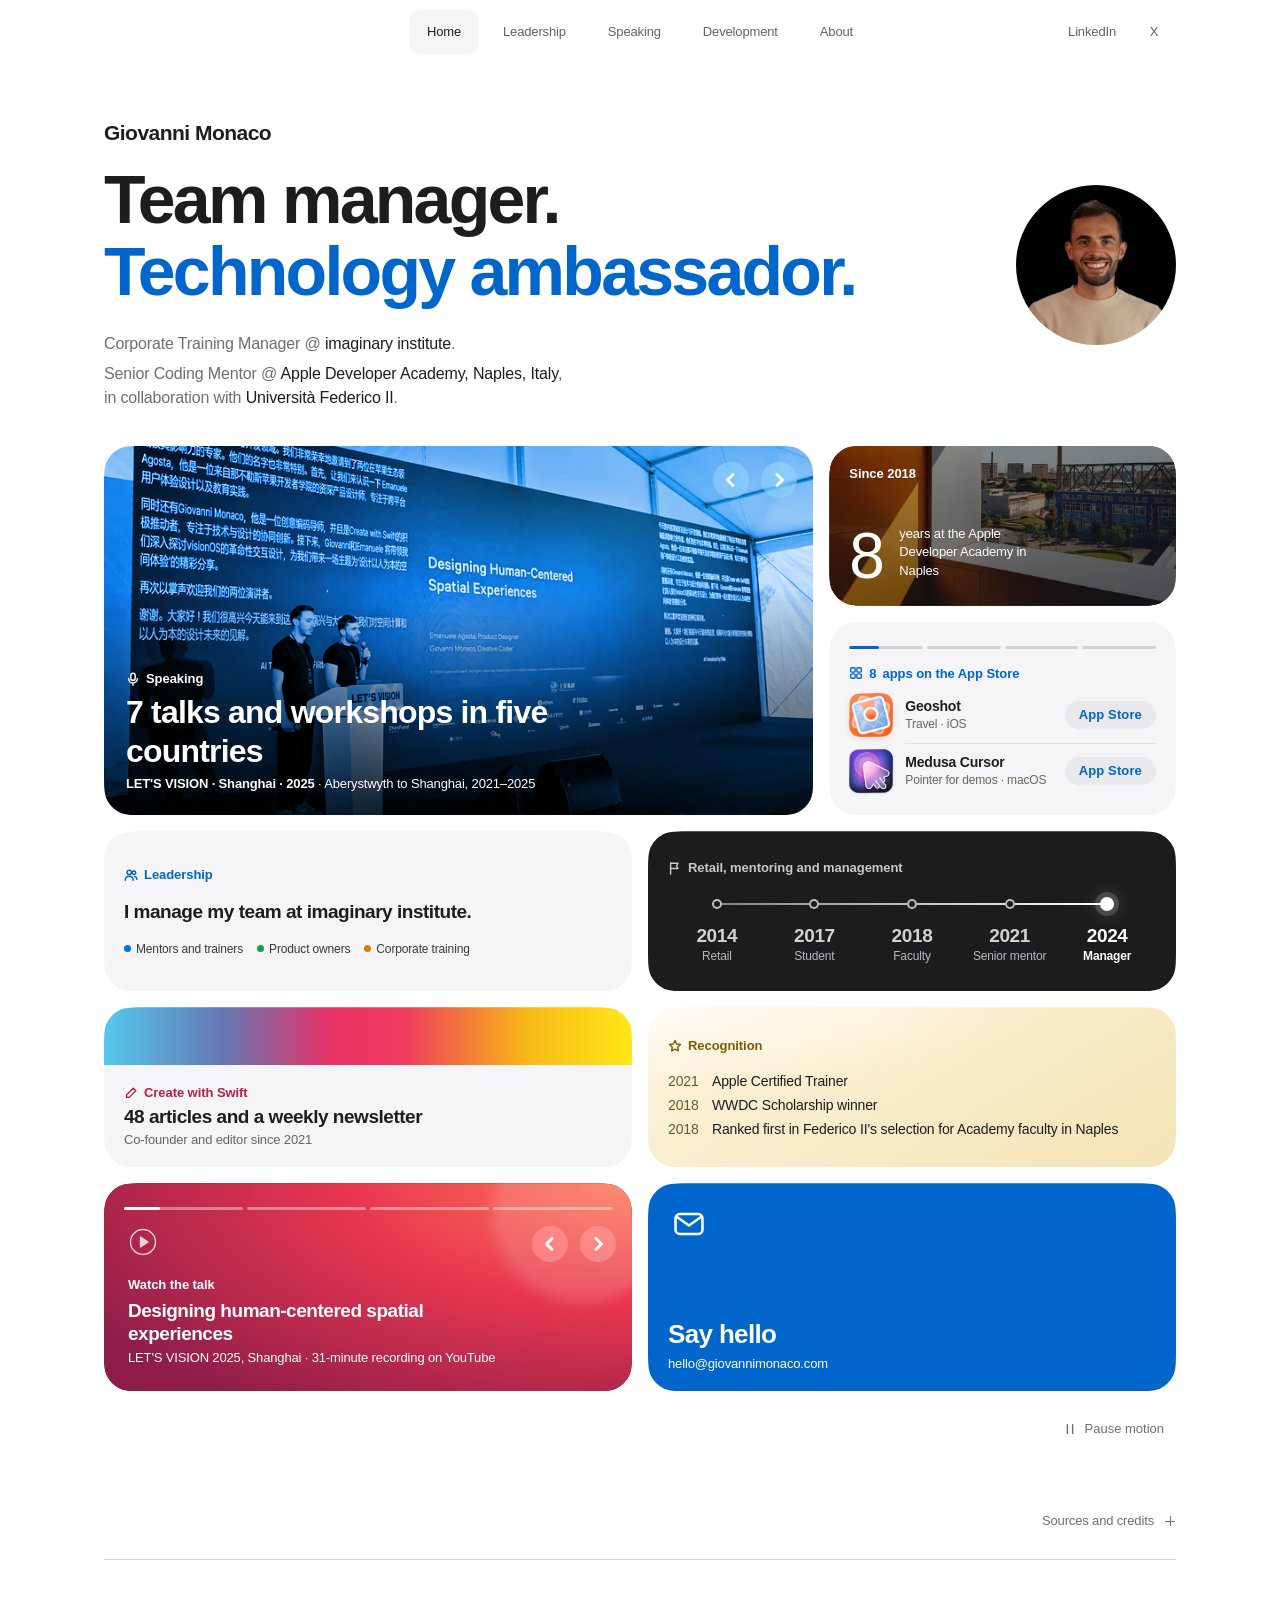
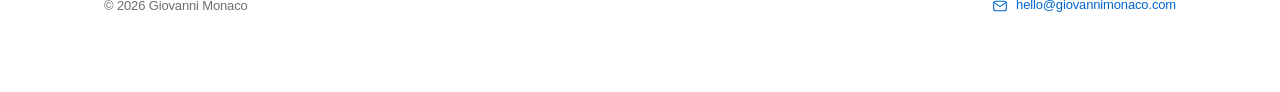
<file: index.html>
<!doctype html>
<html lang="en">
<head>
<meta charset="utf-8">
<meta name="viewport" content="width=device-width, initial-scale=1">
<script src="/assets/site/7dc8b7170ec452e5.js"></script>
<title>Giovanni Monaco · Team manager and technology ambassador</title>
<meta name="description" content="Giovanni Monaco, Corporate Training Manager at imaginary institute and Senior Coding Mentor at the Apple Developer Academy in Naples. Speaker and app maker.">
<link rel="canonical" href="https://giovannimonaco.com/">
<meta property="og:type" content="website">
<meta property="og:site_name" content="Giovanni Monaco">
<meta property="og:title" content="Giovanni Monaco · Team manager and technology ambassador">
<meta property="og:description" content="Giovanni Monaco, Corporate Training Manager at imaginary institute and Senior Coding Mentor at the Apple Developer Academy in Naples. Speaker and app maker.">
<meta property="og:url" content="https://giovannimonaco.com/">
<meta property="og:image" content="https://giovannimonaco.com/og-image.jpg">
<meta property="og:image:width" content="1200">
<meta property="og:image:height" content="630">
<meta property="og:image:alt" content="Portrait of Giovanni Monaco">
<meta name="twitter:card" content="summary_large_image">
<meta name="twitter:site" content="@giovanni_jean">
<meta name="twitter:image" content="https://giovannimonaco.com/og-image.jpg">
<meta name="twitter:image:alt" content="Portrait of Giovanni Monaco">
<link rel="icon" type="image/x-icon" sizes="16x16 32x32 48x48 64x64" href="/favicon.ico">
<link rel="icon" type="image/png" sizes="64x64" href="/favicon-gm.png">
<link rel="apple-touch-icon" sizes="180x180" href="/touch-icon-gm.png">
<link rel="manifest" href="/site.webmanifest">
<meta name="apple-mobile-web-app-title" content="Giovanni Monaco">
<meta name="color-scheme" content="light dark">
<meta name="theme-color" media="(prefers-color-scheme: light)" content="#ffffff">
<meta name="theme-color" media="(prefers-color-scheme: dark)" content="#000000">
<link rel="stylesheet" href="/assets/site/ca0259819fe070cc.css">
<link rel="stylesheet" href="/product-style.css?v=20261116-h1-r2">
<link rel="stylesheet" href="/continuous-corners.css?v=20261114-r1">
<script src="/continuous-corners.js?v=20261114-r1" defer></script>
<script id="page-schema" type="application/ld+json">{"@context":"https://schema.org","@graph":[{"@type":"Person","@id":"https://giovannimonaco.com/#person","name":"Giovanni Monaco","url":"https://giovannimonaco.com/","image":"https://giovannimonaco.com/foto/responsive/giovanni-monaco-portrait-1600.webp","description":"Team manager and technology ambassador based in Naples.","jobTitle":["Corporate Training Manager","Senior Coding Mentor"],"worksFor":[{"@type":"Organization","name":"imaginary institute"},{"@type":"Organization","name":"Apple Developer Academy"}],"alumniOf":[{"@type":"CollegeOrUniversity","name":"Università di Napoli Federico II"}],"knowsAbout":["Team management","Apple platforms","visionOS","Spatial design","Machine learning","Swift","SwiftUI","Core ML","Challenge Based Learning"],"award":["WWDC Scholarship winner (2018)","Apple Certified Trainer (2021)"],"address":{"@type":"PostalAddress","addressLocality":"Naples","addressRegion":"Campania","addressCountry":"IT"},"email":"mailto:hello@giovannimonaco.com","sameAs":["https://www.linkedin.com/in/giovanni-monaco/","https://x.com/giovanni_jean","https://www.createwithswift.com/author/giovannimonaco/","https://github.com/giovannimonaco","https://imaginary.institute/team/giovanni-monaco","https://apps.apple.com/developer/giovanni-monaco/id1605119407"]},{"@type":"WebSite","@id":"https://giovannimonaco.com/#website","url":"https://giovannimonaco.com/","name":"Giovanni Monaco","inLanguage":"en","publisher":{"@id":"https://giovannimonaco.com/#person"}},{"@type":"ProfilePage","@id":"https://giovannimonaco.com/#webpage","url":"https://giovannimonaco.com/","name":"Giovanni Monaco · Team manager and technology ambassador","description":"Giovanni Monaco, Corporate Training Manager at imaginary institute and Senior Coding Mentor at the Apple Developer Academy in Naples. Speaker and app maker.","inLanguage":"en","isPartOf":{"@id":"https://giovannimonaco.com/#website"},"mainEntity":{"@id":"https://giovannimonaco.com/#person"},"dateModified":"2026-11-16T14:16:52.577Z"}]}</script>
</head>
<body>
<div class="page">

  <nav class="bar" aria-label="Main navigation">
    <a class="brand" href="/">Giovanni Monaco</a>
    <div class="tabs" role="tablist" aria-label="Portfolio sections">
      <a class="tab" role="tab" id="tab-home" aria-controls="panel-home" data-tab="home" aria-selected="true" href="/">Home</a>
      <a class="tab" role="tab" id="tab-teaching" aria-controls="panel-teaching" data-tab="teaching" aria-selected="false" href="/leadership/">Leadership</a>
      <a class="tab" role="tab" id="tab-talks" aria-controls="panel-talks" data-tab="talks" aria-selected="false" href="/speaking/">Speaking</a>
      <a class="tab" role="tab" id="tab-writing" aria-controls="panel-writing" data-tab="writing" aria-selected="false" href="/writing/">Development</a>
      <a class="tab" role="tab" id="tab-about" aria-controls="panel-about" data-tab="about" aria-selected="false" href="/about/">About</a>
    </div>
    <div class="out">
      <a href="https://www.linkedin.com/in/giovanni-monaco/">LinkedIn</a>
      <a href="https://x.com/giovanni_jean">X</a>
    </div>
  </nav>

  <header class="intro">
    <a class="intro-portrait" href="/about/" aria-label="About Giovanni Monaco">
      <img loading="eager" decoding="async" src="/foto/ritratti/giovanni-monaco-portrait.jpg" alt="Portrait of Giovanni Monaco" width="2000" height="2000">
    </a>
    <div>
      <div data-page-heading><h1 tabindex="-1">Giovanni Monaco</h1></div>
      <p class="role" aria-live="polite">Team manager.<br>Technology ambassador.</p>
      <p class="now"><span class="position"><span class="position-title">Corporate Training Manager</span> @ <b>imaginary institute</b>.</span><span class="position"><span class="position-title">Senior Coding Mentor</span> @ <b>Apple Developer Academy, Naples, Italy</b>,<br><span class="collaboration">in collaboration with <b>Università Federico II</b>.</span></span></p>
    </div>
  </header>

  <main>
    <section class="panel" data-panel="home" id="panel-home" role="tabpanel" aria-labelledby="tab-home">
      <div class="home">
        <div class="home-grid">
          <div class="wg b-talk" role="group" aria-label="Speaking photos">
            <a class="w w-photo" href="/speaking/" aria-label="Explore talks and workshops">
              <div class="photos">
                <img loading="lazy" decoding="async" src="/foto/responsive/giovanni-monaco-lets-vision-2025-shanghai-800.webp" srcset="/foto/responsive/giovanni-monaco-lets-vision-2025-shanghai-480.webp 480w, /foto/responsive/giovanni-monaco-lets-vision-2025-shanghai-800.webp 800w, /foto/responsive/giovanni-monaco-lets-vision-2025-shanghai-1200.webp 1200w, /foto/responsive/giovanni-monaco-lets-vision-2025-shanghai-1600.webp 1600w" sizes="(max-width: 760px) calc(100vw - 40px), (max-width: 1120px) 66vw, 710px" alt="Giovanni Monaco and Emanuele Agosta on stage at LET'S VISION 2025 in Shanghai" width="2000" height="1333" style="object-position:30% 60%" data-ev="LET'S VISION · Shanghai · 2025" data-tint="#0a84ff" class="on">
                <img src="/foto/responsive/giovanni-monaco-designfao-2024-faro-800.webp" srcset="/foto/responsive/giovanni-monaco-designfao-2024-faro-480.webp 480w, /foto/responsive/giovanni-monaco-designfao-2024-faro-800.webp 800w, /foto/responsive/giovanni-monaco-designfao-2024-faro-1200.webp 1200w, /foto/responsive/giovanni-monaco-designfao-2024-faro-1280.webp 1280w" sizes="(max-width: 760px) calc(100vw - 40px), (max-width: 1120px) 66vw, 710px" alt="Giovanni Monaco and Emanuele Agosta on stage at designFAO 2024 in Faro" width="1280" height="853" style="object-position:50% 50%" data-ev="designFAO · Faro · 2024" data-tint="#bf5af2" loading="lazy">
                <img src="/foto/responsive/giovanni-monaco-iosdevuk-2024-workshop-800.webp" srcset="/foto/responsive/giovanni-monaco-iosdevuk-2024-workshop-480.webp 480w, /foto/responsive/giovanni-monaco-iosdevuk-2024-workshop-800.webp 800w, /foto/responsive/giovanni-monaco-iosdevuk-2024-workshop-1080.webp 1080w" sizes="(max-width: 760px) calc(100vw - 40px), (max-width: 1120px) 66vw, 710px" alt="The Vision Pro workshop at iOSDevUK 2024 in Aberystwyth" width="1080" height="1350" style="object-position:50% 55%" data-ev="iOSDevUK · Aberystwyth · 2024" data-tint="#ff375f" loading="lazy">
                <img src="/foto/responsive/giovanni-monaco-xr-salento-2025-tutorial-800.webp" srcset="/foto/responsive/giovanni-monaco-xr-salento-2025-tutorial-480.webp 480w, /foto/responsive/giovanni-monaco-xr-salento-2025-tutorial-800.webp 800w" sizes="(max-width: 760px) calc(100vw - 40px), (max-width: 1120px) 66vw, 710px" alt="The tutorial at XR Salento 2025 in Otranto" width="800" height="600" style="object-position:50% 50%" data-ev="XR Salento · Otranto · 2025" data-tint="#ff9f0a" loading="lazy">
                <img src="/foto/responsive/giovanni-monaco-imaginary-institute-talk-800.webp" srcset="/foto/responsive/giovanni-monaco-imaginary-institute-talk-480.webp 480w, /foto/responsive/giovanni-monaco-imaginary-institute-talk-800.webp 800w, /foto/responsive/giovanni-monaco-imaginary-institute-talk-1175.webp 1175w" sizes="(max-width: 760px) calc(100vw - 40px), (max-width: 1120px) 66vw, 710px" alt="Giovanni Monaco presenting on stage with a colleague" width="1175" height="763" style="object-position:50% 35%" data-ev="On stage for imaginary institute" data-tint="#30d158" loading="lazy">
                <span class="tint" style="background-color:#0a84ff"></span>
              </div>
              <div class="w-over"><span class="wh"><svg viewBox="0 0 16 16" aria-hidden="true"><rect x="5.5" y="1.5" width="5" height="8" rx="2.5"/><path d="M3 7.5a5 5 0 0 0 10 0M8 12.5V15"/></svg>Speaking</span><b><span data-count="talks">7</span> talks and workshops in <span data-count="countries">five</span> countries</b><span class="sub"><span class="ev">LET'S VISION · Shanghai · 2025</span> · Aberystwyth to Shanghai, <span data-range="talks">2021–2025</span></span></div>
            </a>
          </div>
          <a class="wg b-lead" href="/leadership/">
            <div class="w w-lead">
              <span class="wh"><svg viewBox="0 0 16 16" aria-hidden="true"><circle cx="6" cy="5" r="2.5"/><path d="M1.5 14c0-2.7 2-4.5 4.5-4.5s4.5 1.8 4.5 4.5"/><circle cx="11.5" cy="5.5" r="2"/><path d="M12 9.6c1.6.3 2.7 1.8 2.7 3.6"/></svg>Leadership</span>
              <b>I manage my team at imaginary institute.</b>
              <ul class="dots"><li style="--c:#0071e3">Mentors and trainers</li><li style="--c:#1f9d48">Product owners</li><li style="--c:#e07b00">Corporate training</li></ul>
            </div>
          </a>
          <a class="wg b-years" href="/about/">
            <div class="w w-cal">
              <img class="academy-campus-photo on" loading="lazy" decoding="async" src="/foto/responsive/apple-developer-academy-naples-campus-2026-480.webp" srcset="/foto/responsive/apple-developer-academy-naples-campus-2026-480.webp 480w, /foto/responsive/apple-developer-academy-naples-campus-2026-800.webp 800w, /foto/responsive/apple-developer-academy-naples-campus-2026-1200.webp 1200w, /foto/responsive/apple-developer-academy-naples-campus-2026-1350.webp 1350w" sizes="(max-width: 760px) calc((100vw - 56px) / 2), (max-width: 1120px) 33vw, 350px" alt="" aria-hidden="true" width="1350" height="1800">
              <img class="academy-campus-photo" loading="lazy" decoding="async" src="/foto/responsive/apple-developer-academy-naples-teamwork-2026-480.webp" srcset="/foto/responsive/apple-developer-academy-naples-teamwork-2026-480.webp 480w, /foto/responsive/apple-developer-academy-naples-teamwork-2026-800.webp 800w, /foto/responsive/apple-developer-academy-naples-teamwork-2026-1200.webp 1200w, /foto/responsive/apple-developer-academy-naples-teamwork-2026-1350.webp 1350w" sizes="(max-width: 760px) calc((100vw - 56px) / 2), (max-width: 1120px) 33vw, 350px" alt="" aria-hidden="true" width="1350" height="1800" style="object-position:50% 45%">
              <img class="academy-campus-photo" loading="lazy" decoding="async" src="/foto/responsive/giovanni-monaco-apple-developer-academy-student-2018-480.webp" srcset="/foto/responsive/giovanni-monaco-apple-developer-academy-student-2018-480.webp 480w, /foto/responsive/giovanni-monaco-apple-developer-academy-student-2018-800.webp 800w, /foto/responsive/giovanni-monaco-apple-developer-academy-student-2018-1200.webp 1200w, /foto/responsive/giovanni-monaco-apple-developer-academy-student-2018-1600.webp 1600w" sizes="(max-width: 760px) calc((100vw - 56px) / 2), (max-width: 1120px) 33vw, 350px" alt="" aria-hidden="true" width="1672" height="941" style="object-position:52% 45%">
              <span class="wh">Since 2018</span><b class="big" data-since="2018-10-01">8</b><span class="sub">years at the Apple Developer Academy in Naples</span>
            </div>
          </a>
          <div class="wg b-apps" role="group" aria-label="Apps on the App Store">
            <div class="w w-apps">
              <div class="bars app-bars" role="group" aria-label="App pages"></div>
              <a class="wh" href="/writing/" aria-label="Explore all apps"><svg viewBox="0 0 16 16" aria-hidden="true"><rect x="2" y="2" width="5" height="5" rx="1.4"/><rect x="9" y="2" width="5" height="5" rx="1.4"/><rect x="2" y="9" width="5" height="5" rx="1.4"/><rect x="9" y="9" width="5" height="5" rx="1.4"/></svg><span data-count="apps">8</span> apps on the App Store</a>
              <div class="appview"><ul class="applist"><li><a class="app-link" href="https://apps.apple.com/app/id6504120634" aria-label="View Geoshot on the App Store"><span class="app-icon-frame"><img loading="lazy" decoding="async" data-app="6504120634" src="/foto/responsive/geoshot-256.webp" srcset="/foto/responsive/geoshot-96.webp 96w, /foto/responsive/geoshot-192.webp 192w, /foto/responsive/geoshot-256.webp 256w, /foto/responsive/geoshot-512.webp 512w" sizes="44px" alt="" width="512" height="512"></span><span class="nm"><b>Geoshot</b><span>Travel · iOS</span></span><span class="get">App Store</span></a></li><li><a class="app-link" href="https://apps.apple.com/app/id6742331297" aria-label="View Medusa Cursor on the App Store"><img data-transparent="true" loading="lazy" decoding="async" data-app="6742331297" src="/foto/responsive/medusa-256.webp" srcset="/foto/responsive/medusa-96.webp 96w, /foto/responsive/medusa-192.webp 192w, /foto/responsive/medusa-256.webp 256w, /foto/responsive/medusa-512.webp 512w" sizes="44px" alt="" width="512" height="512"><span class="nm"><b>Medusa Cursor</b><span>Pointer for demos · macOS</span></span><span class="get">App Store</span></a></li><li><a class="app-link" href="https://apps.apple.com/app/id6759604004" aria-label="View Orya Timer on the App Store"><span class="app-icon-frame"><img loading="lazy" decoding="async" data-app="6759604004" src="/foto/responsive/orya-timer-256.webp" srcset="/foto/responsive/orya-timer-96.webp 96w, /foto/responsive/orya-timer-192.webp 192w, /foto/responsive/orya-timer-256.webp 256w, /foto/responsive/orya-timer-512.webp 512w" sizes="44px" alt="" width="512" height="512"></span><span class="nm"><b>Orya Timer</b><span>Health &amp; fitness · iOS</span></span><span class="get">App Store</span></a></li><li><a class="app-link" href="https://apps.apple.com/app/id6739492783" aria-label="View Lucid on the App Store"><img data-transparent="true" loading="lazy" decoding="async" data-app="6739492783" src="/foto/responsive/lucid-256.webp" srcset="/foto/responsive/lucid-96.webp 96w, /foto/responsive/lucid-192.webp 192w, /foto/responsive/lucid-256.webp 256w, /foto/responsive/lucid-512.webp 512w" sizes="44px" alt="" width="512" height="512"><span class="nm"><b>Lucid</b><span>Floating timers · macOS</span></span><span class="get">App Store</span></a></li><li><a class="app-link" href="https://apps.apple.com/it/app/sdo-facile/id1264531086" aria-label="View SDO Facile on the App Store"><span class="app-icon-frame"><img loading="lazy" decoding="async" data-app="1264531086" src="/foto/responsive/sdo-facile-256.webp" srcset="/foto/responsive/sdo-facile-96.webp 96w, /foto/responsive/sdo-facile-192.webp 192w, /foto/responsive/sdo-facile-256.webp 256w, /foto/responsive/sdo-facile-512.webp 512w" sizes="44px" alt="" width="512" height="512"></span><span class="nm"><b>SDO Facile</b><span>Medical · iOS</span></span><span class="get">App Store</span></a></li><li><a class="app-link" href="https://apps.apple.com/app/id6504595915" aria-label="View Anachronism on the App Store"><span class="app-icon-frame"><img loading="lazy" decoding="async" data-app="6504595915" src="/foto/responsive/anachronism-256.webp" srcset="/foto/responsive/anachronism-96.webp 96w, /foto/responsive/anachronism-192.webp 192w, /foto/responsive/anachronism-256.webp 256w, /foto/responsive/anachronism-512.webp 512w" sizes="44px" alt="" width="512" height="512"></span><span class="nm"><b>Anachronism</b><span>Clock as digital art · Mac, iPad, TV</span></span><span class="get">App Store</span></a></li><li><a class="app-link" href="https://apps.apple.com/app/id1617993523" aria-label="View Hello Custom Wallpapers on the App Store"><span class="app-icon-frame"><img loading="lazy" decoding="async" data-app="1617993523" src="/foto/responsive/hello-custom-wallpapers-256.webp" srcset="/foto/responsive/hello-custom-wallpapers-96.webp 96w, /foto/responsive/hello-custom-wallpapers-192.webp 192w, /foto/responsive/hello-custom-wallpapers-256.webp 256w, /foto/responsive/hello-custom-wallpapers-512.webp 512w" sizes="44px" alt="" width="512" height="512"></span><span class="nm"><b>Hello Custom Wallpapers</b><span>Graphics &amp; design · iOS</span></span><span class="get">App Store</span></a></li><li><a class="app-link" href="https://apps.apple.com/app/id1347811028" aria-label="View NoiseGate on the App Store"><span class="app-icon-frame"><img loading="lazy" decoding="async" data-app="1347811028" src="/foto/responsive/noisegate-256.webp" srcset="/foto/responsive/noisegate-96.webp 96w, /foto/responsive/noisegate-192.webp 192w, /foto/responsive/noisegate-256.webp 256w, /foto/responsive/noisegate-512.webp 512w" sizes="44px" alt="" width="512" height="512"></span><span class="nm"><b>NoiseGate</b><span>Utilities · iOS</span></span><span class="get">App Store</span></a></li></ul></div>
            </div>
          </div>
          <a class="wg b-line" href="/about/">
            <div class="w w-line">
              <span class="wh"><svg viewBox="0 0 16 16" aria-hidden="true"><path d="M3 15V2M3 2.5h8.5l-1.8 3 1.8 3H3"/></svg>Retail, mentoring and management</span>
              <ol class="line">
                <li><span class="line-label"><i>2014</i>Retail</span></li>
                <li><span class="line-label"><i>2017</i>Student</span></li>
                <li><span class="line-label"><i>2018</i>Faculty</span></li>
                <li><span class="line-label"><i>2021</i>Senior mentor</span></li>
                <li><span class="line-label"><i>2024</i>Manager</span></li>
              </ol>
            </div>
          </a>
          <a class="wg b-news" href="/writing/">
            <div class="w w-news">
              <div class="band" aria-hidden="true"></div>
              <div class="body"><span class="wh"><svg viewBox="0 0 16 16" aria-hidden="true"><path d="M10.5 2.5l3 3L6 13H3v-3z"/></svg>Create with Swift</span><b>48 articles and a weekly newsletter</b><span class="sub">Co-founder and editor since 2021</span></div>
            </div>
          </a>
          <div class="wg b-map" role="group" aria-roledescription="carousel" aria-label="Selected highlights">
            <a class="w w-stack" href="https://www.youtube.com/watch?v=yuDELsJElsA">
              <div class="slides">
                <div class="slide s-talk" style="--i:0" data-href="https://www.youtube.com/watch?v=yuDELsJElsA"><span class="art"><svg viewBox="0 0 48 48" aria-hidden="true"><circle cx="24" cy="24" r="20"/><path d="M20 16l12 8-12 8z" class="fill"/></svg></span><div class="txt"><span class="wh">Watch the talk</span><b>Designing human-centered spatial experiences</b><span class="sub">LET'S VISION 2025, Shanghai · 31-minute recording on YouTube</span></div></div>
                <div class="slide s-sel" style="--i:1" data-href="/leadership/"><span class="art"><svg viewBox="0 0 48 48" aria-hidden="true"><circle cx="24" cy="20" r="11"/><path d="M18 29l-3 14 9-5 9 5-3-14"/><path d="M19.5 20l3 3 6-6"/></svg></span><div class="txt"><span class="wh">Selection commission</span><b>I help select students for the Academy in Naples</b><span class="sub">External expert for Federico II · 2023/24 and 2026/27</span></div></div>
                <div class="slide s-paris" style="--i:2" data-href="/leadership/"><span class="art"><svg viewBox="0 0 48 48" aria-hidden="true"><path d="M6 27l36-15-12 30-6-12z"/><path d="M24 30l18-18"/></svg></span><div class="txt"><span class="wh">Simplon, Paris</span><b>Supporting mentors who teach app development</b><span class="sub">Mentor and curriculum support · imaginary institute</span></div></div>
                <div class="slide s-play" style="--i:3" data-href="/writing/"><span class="art"><svg viewBox="0 0 48 48" aria-hidden="true"><path d="M24 5l16 9v20l-16 9-16-9V14z"/><path d="M8 14l16 9 16-9M24 23v20"/></svg></span><div class="txt"><span class="wh">Source code</span><b>Spatial Interactions Playgrounds for visionOS</b><span class="sub">Free source code for Apple Vision Pro · I managed the project</span></div></div>
              </div>
            </a>
            <div class="bars highlight-bars" role="group" aria-label="Choose a highlight"></div>
          </div>
          <a class="wg b-mail" href="mailto:hello@giovannimonaco.com">
            <div class="w w-mail"><span class="env"><svg viewBox="0 0 24 24" aria-hidden="true"><rect x="2.5" y="5" width="19" height="14" rx="3"/><path d="M3.5 7l8.5 6 8.5-6"/></svg></span><b>Say hello</b><span class="sub">hello@<wbr>giovannimonaco.com</span></div>
          </a>
          <a class="wg b-rec" href="/about/">
            <div class="w w-rec">
              <span class="wh"><svg viewBox="0 0 16 16" aria-hidden="true"><path d="M8 1.8l1.9 3.9 4.3.6-3.1 3 .7 4.3L8 11.6l-3.8 2 .7-4.3-3.1-3 4.3-.6z"/></svg>Recognition</span>
              <ul class="rec"><li><i>2021</i>Apple Certified Trainer</li><li><i>2018</i>WWDC Scholarship winner</li><li><i>2018</i>Ranked first in Federico II's selection for Academy faculty in Naples</li></ul>
            </div>
          </a>
        </div>
        <div class="home-tools"><button class="motion-toggle" type="button" aria-pressed="false"><svg viewBox="0 0 16 16" aria-hidden="true"><path class="pause-symbol" d="M5 3v10M11 3v10"/><path class="play-symbol" d="m5 3 8 5-8 5Z"/></svg><span>Pause motion</span></button></div>
      </div>
      <details class="site-sources"><summary>Sources and credits</summary><div class="sources-body"><ul>
        <li>Portrait in the header, About and link previews: <a href="https://www.xrsalento.it/xrsalento2025/demo/design-human-centered-spatial-experiences">XR Salento 2025 speaker profile</a>.</li>
        <li>Speaking carousel: LET'S VISION photo from <a href="https://createwithswift.com/create-with-swift-at-lets-vision-2025/">Create with Swift</a>; stage photo from <a href="https://imaginary.institute/insights">imaginary institute</a>; iOSDevUK photo also published in <a href="https://www.createwithswift.com/create-with-swift-at-iosdevuk/">Create with Swift at iOSDevUK</a>; designFAO and XR Salento photos from LinkedIn posts, dated November 2024 and June 2025 respectively. Event sources are listed in <a href="/speaking/">Speaking</a>.</li>
        <li>Academy photographs: Emanuele Di Mare / <a href="https://www.nssedicola.com/it/culture/45658/apple-developer-academy-napoli-storie-studenti">nss edicola, June 2026</a>; photograph of Giovanni as a student from <a href="https://www.repubblica.it/tecnologia/prodotti/2018/05/03/news/apple_developer_academy_400_posti_disponibili_per_nuovi_studenti-195424181/">la Repubblica, May 2018</a> (AI-restored version).</li>
        <li>App icons: the App Store listings linked from each app. Create with Swift artwork: <a href="https://www.createwithswift.com/">Create with Swift</a>.</li>
        <li>Talk recording: <a href="https://www.youtube.com/watch?v=yuDELsJElsA">XRealityZone on YouTube</a>. Sources for the highlighted projects and professional milestones are listed in <a href="/leadership/">Leadership</a>, <a href="/writing/">Development</a> and <a href="/about/">About</a>.</li>
      </ul></div></details>

    </section>

</main>

  <footer class="site-footer"><span>© <span data-this-year>2026</span> Giovanni Monaco</span><a class="footer-contact" href="mailto:hello@giovannimonaco.com"><svg viewBox="0 0 24 24" aria-hidden="true"><rect x="2.5" y="5" width="19" height="14" rx="3"/><path d="M3.5 7l8.5 6 8.5-6"/></svg><span>hello@giovannimonaco.com</span></a></footer>
</div>

<script id="other-sections" type="application/json">{"panels":"    \u003csection class=\"panel product-panel speaking\" data-panel=\"talks\" id=\"panel-talks\" role=\"tabpanel\" aria-labelledby=\"tab-talks\" hidden>\n      \u003cheader class=\"page-head product-head\">\u003cp class=\"section-kicker\">Talks &amp; workshops\u003c/p>\u003cdiv data-page-heading>\u003ch2 tabindex=\"-1\">\u003cspan>Emerging technologies.\u003c/span>\u003cspan>Explored together.\u003c/span>\u003c/h2>\u003c/div>\u003cp>Talks and hands-on workshops on visionOS, spatial design and machine learning, in \u003cspan data-count=\"countries\">five\u003c/span> countries · \u003cspan data-range=\"talks\">2021–2025\u003c/span>\u003c/p>\u003c/header>\n        \u003cdiv class=\"card wide speaking-feature\">\n          \u003cdiv class=\"media photo\">\u003cimg loading=\"lazy\" decoding=\"async\" src=\"/foto/responsive/giovanni-monaco-lets-vision-2025-shanghai-1200.webp\" srcset=\"/foto/responsive/giovanni-monaco-lets-vision-2025-shanghai-480.webp 480w, /foto/responsive/giovanni-monaco-lets-vision-2025-shanghai-800.webp 800w, /foto/responsive/giovanni-monaco-lets-vision-2025-shanghai-1200.webp 1200w, /foto/responsive/giovanni-monaco-lets-vision-2025-shanghai-1600.webp 1600w\" sizes=\"(max-width: 1120px) calc(100vw - 48px), 1072px\" alt=\"Giovanni Monaco and Emanuele Agosta presenting at LET'S VISION 2025 in Shanghai\" width=\"2000\" height=\"1333\">\u003c/div>\n          \u003ch2>Designing human-centered spatial experiences\u003c/h2>\n          \u003cp>With \u003ca class=\"inline-link\" href=\"https://emanueleagosta.github.io/portfolio/\">Emanuele Agosta\u003c/a> at LET'S VISION, Shanghai · 2025\u003c/p>\n          \u003ca class=\"action-link\" href=\"https://www.youtube.com/watch?v=yuDELsJElsA\">\u003cspan class=\"link-label\">Watch the 31-minute recording\u003c/span>\u003cspan class=\"link-icon\" aria-hidden=\"true\">\u003c/span>\u003c/a>\n\n        \u003c/div>\n      \u003csection class=\"surface-section surface-gray\" aria-labelledby=\"speaking-talks-title\">\n      \u003ch2 id=\"speaking-talks-title\" class=\"section-title\">Talks and workshops.\u003c/h2>\n      \u003cdiv class=\"cards talk-gallery\" id=\"talk-cards\" role=\"region\" aria-label=\"Talks and workshops\" tabindex=\"0\">\n        \u003cdiv class=\"card\" data-talk data-year=\"2025\" data-country=\"Italy\">\u003cdiv class=\"media photo\">\u003cimg loading=\"lazy\" decoding=\"async\" src=\"/foto/responsive/giovanni-monaco-xr-salento-2025-tutorial-800.webp\" srcset=\"/foto/responsive/giovanni-monaco-xr-salento-2025-tutorial-480.webp 480w, /foto/responsive/giovanni-monaco-xr-salento-2025-tutorial-800.webp 800w\" sizes=\"(max-width: 600px) calc(100vw - 40px), (max-width: 1120px) 50vw, 560px\" alt=\"Giovanni Monaco presenting the tutorial at XR Salento 2025 with two colleagues\" width=\"800\" height=\"600\">\u003c/div>\u003ch3>XR Salento 2025\u003c/h3>\u003cp class=\"talk-title\">Designing human-centered spatial experiences\u003c/p>\u003cp class=\"talk-details\">Otranto · Tutorial with live demos\u003c/p>\u003ca class=\"action-link\" href=\"https://www.xrsalento.it/xrsalento2025/demo/design-human-centered-spatial-experiences\">\u003cspan class=\"link-label\">View session details\u003c/span>\u003cspan class=\"link-icon\" aria-hidden=\"true\">\u003c/span>\u003c/a>\u003c/div>\n        \u003cdiv class=\"card\" data-talk data-year=\"2025\" data-country=\"China\">\u003cdiv class=\"media photo\">\u003cimg loading=\"lazy\" decoding=\"async\" src=\"/foto/responsive/giovanni-monaco-lets-vision-2025-shanghai-800.webp\" srcset=\"/foto/responsive/giovanni-monaco-lets-vision-2025-shanghai-480.webp 480w, /foto/responsive/giovanni-monaco-lets-vision-2025-shanghai-800.webp 800w, /foto/responsive/giovanni-monaco-lets-vision-2025-shanghai-1200.webp 1200w, /foto/responsive/giovanni-monaco-lets-vision-2025-shanghai-1600.webp 1600w\" sizes=\"(max-width: 600px) calc(100vw - 40px), (max-width: 1120px) 50vw, 560px\" alt=\"Giovanni Monaco and Emanuele Agosta on stage at LET'S VISION 2025\" width=\"2000\" height=\"1333\">\u003c/div>\u003ch3>LET'S VISION 2025\u003c/h3>\u003cp class=\"talk-title\">Designing human-centered spatial experiences\u003c/p>\u003cp class=\"talk-details\">Shanghai · 40-minute conference session · 3,000+ attendees at the conference\u003c/p>\u003ca class=\"action-link\" href=\"https://www.youtube.com/watch?v=yuDELsJElsA\">\u003cspan class=\"link-label\">Watch the talk\u003c/span>\u003cspan class=\"link-icon\" aria-hidden=\"true\">\u003c/span>\u003c/a>\u003c/div>\n        \u003cdiv class=\"card\" data-talk data-year=\"2024\" data-country=\"Portugal\">\u003cdiv class=\"media photo\">\u003cimg loading=\"lazy\" decoding=\"async\" src=\"/foto/responsive/giovanni-monaco-designfao-2024-faro-800.webp\" srcset=\"/foto/responsive/giovanni-monaco-designfao-2024-faro-480.webp 480w, /foto/responsive/giovanni-monaco-designfao-2024-faro-800.webp 800w, /foto/responsive/giovanni-monaco-designfao-2024-faro-1200.webp 1200w, /foto/responsive/giovanni-monaco-designfao-2024-faro-1280.webp 1280w\" sizes=\"(max-width: 600px) calc(100vw - 40px), (max-width: 1120px) 50vw, 560px\" alt=\"Giovanni Monaco and Emanuele Agosta on stage at designFAO 2024\" width=\"1280\" height=\"853\">\u003c/div>\u003ch3>designFAO 2024\u003c/h3>\u003cp class=\"talk-title\">Designing human-centred spatial experiences\u003c/p>\u003cp class=\"talk-details\">Faro · Talk\u003c/p>\u003ca class=\"action-link\" href=\"https://www.createwithswift.com/create-with-swift-at-designfao/\">\u003cspan class=\"link-label\">Explore the talk resources\u003c/span>\u003cspan class=\"link-icon\" aria-hidden=\"true\">\u003c/span>\u003c/a>\u003c/div>\n        \u003cdiv class=\"card\" data-talk data-year=\"2024\" data-country=\"United Kingdom\">\u003cdiv class=\"media photo\">\u003cimg loading=\"lazy\" decoding=\"async\" src=\"/foto/responsive/giovanni-monaco-iosdevuk-2024-workshop-800.webp\" srcset=\"/foto/responsive/giovanni-monaco-iosdevuk-2024-workshop-480.webp 480w, /foto/responsive/giovanni-monaco-iosdevuk-2024-workshop-800.webp 800w, /foto/responsive/giovanni-monaco-iosdevuk-2024-workshop-1080.webp 1080w\" sizes=\"(max-width: 600px) calc(100vw - 40px), (max-width: 1120px) 50vw, 560px\" alt=\"Giovanni Monaco and Pasquale Vittoriosi leading the Vision Pro workshop at iOSDevUK 2024\" width=\"1080\" height=\"1350\" style=\"object-position: 50% 60%\">\u003c/div>\u003ch3>iOSDevUK 2024\u003c/h3>\u003cp class=\"talk-title\">Building for Vision Pro\u003c/p>\u003cp class=\"talk-details\">Aberystwyth · Hands-on workshop\u003c/p>\u003ca class=\"action-link\" href=\"https://www.createwithswift.com/create-with-swift-at-iosdevuk/\">\u003cspan class=\"link-label\">Explore the workshop resources\u003c/span>\u003cspan class=\"link-icon\" aria-hidden=\"true\">\u003c/span>\u003c/a>\u003c/div>\n        \u003cdiv class=\"card\" data-talk data-year=\"2024\" data-country=\"Germany\">\u003cdiv class=\"media photo event-document\">\u003cimg loading=\"lazy\" decoding=\"async\" src=\"/foto/responsive/giovanni-monaco-swiftconf-2024-speaker-card-800.webp\" srcset=\"/foto/responsive/giovanni-monaco-swiftconf-2024-speaker-card-480.webp 480w, /foto/responsive/giovanni-monaco-swiftconf-2024-speaker-card-800.webp 800w, /foto/responsive/giovanni-monaco-swiftconf-2024-speaker-card-1024.webp 1024w\" sizes=\"(max-width: 600px) calc(100vw - 40px), (max-width: 1120px) 50vw, 560px\" alt=\"SwiftConf 2024 speaker card with Emanuele Agosta and Giovanni Monaco\" width=\"1024\" height=\"580\" style=\"object-fit: contain\">\u003c/div>\u003ch3>SwiftConf 2024\u003c/h3>\u003cp class=\"talk-title\">Redefining user interactions on visionOS\u003c/p>\u003cp class=\"talk-details\">Cologne · Talk · Speaker card\u003c/p>\u003ca class=\"action-link\" href=\"https://www.createwithswift.com/create-with-swift-at-swiftconf/\">\u003cspan class=\"link-label\">Explore the talk resources\u003c/span>\u003cspan class=\"link-icon\" aria-hidden=\"true\">\u003c/span>\u003c/a>\u003c/div>\n        \u003cdiv class=\"card\" data-talk data-year=\"2024\" data-country=\"Italy\">\u003cdiv class=\"media photo\">\u003cimg loading=\"lazy\" decoding=\"async\" src=\"/foto/responsive/giovanni-monaco-desina-2024-vision-pro-800.webp\" srcset=\"/foto/responsive/giovanni-monaco-desina-2024-vision-pro-480.webp 480w, /foto/responsive/giovanni-monaco-desina-2024-vision-pro-800.webp 800w, /foto/responsive/giovanni-monaco-desina-2024-vision-pro-1150.webp 1150w\" sizes=\"(max-width: 600px) calc(100vw - 40px), (max-width: 1120px) 50vw, 560px\" alt=\"Giovanni Monaco putting on Apple Vision Pro at DESINA 02 in Naples\" width=\"1150\" height=\"1420\" style=\"object-position: 50% 22%\">\u003c/div>\u003ch3>DESINA 02 · 2024\u003c/h3>\u003cp class=\"talk-title\">Ridefinire il visibile\u003c/p>\u003cp class=\"talk-details\">Naples · Sold-out workshop on visionOS\u003c/p>\u003ca class=\"action-link\" href=\"https://2024.desina.it/programma\">\u003cspan class=\"link-label\">View the event program\u003c/span>\u003cspan class=\"link-icon\" aria-hidden=\"true\">\u003c/span>\u003c/a>\u003c/div>\n        \u003cdiv class=\"card\" data-talk data-year=\"2021\" data-country=\"\">\u003cdiv class=\"media photo event-document\">\u003cimg loading=\"lazy\" decoding=\"async\" src=\"/foto/responsive/giovanni-monaco-swift-heroes-2021-speaker-card-800.webp\" srcset=\"/foto/responsive/giovanni-monaco-swift-heroes-2021-speaker-card-480.webp 480w, /foto/responsive/giovanni-monaco-swift-heroes-2021-speaker-card-800.webp 800w, /foto/responsive/giovanni-monaco-swift-heroes-2021-speaker-card-1200.webp 1200w\" sizes=\"(max-width: 600px) calc(100vw - 40px), (max-width: 1120px) 50vw, 560px\" alt=\"Swift Heroes Digital 2021 speaker card with Giovanni Monaco, Tiago Gomes Pereira and Moritz Philip Recke\" width=\"1200\" height=\"600\" style=\"object-fit: contain\">\u003c/div>\u003ch3>Swift Heroes Digital 2021\u003c/h3>\u003cp class=\"talk-title\">Creating machine learning models with Create ML\u003c/p>\u003cp class=\"talk-details\">Online · Workshop · Speaker card\u003c/p>\u003ca class=\"action-link\" href=\"https://www.createwithswift.com/create-with-swift-at-swift-heroes-2021/\">\u003cspan class=\"link-label\">Explore the workshop resources\u003c/span>\u003cspan class=\"link-icon\" aria-hidden=\"true\">\u003c/span>\u003c/a>\u003c/div>\n      \u003c/div>\n      \u003cdiv class=\"gallery-controls talk-controls\" aria-label=\"Talk cards navigation\">\u003cbutton class=\"carousel-arrow carousel-arrow--previous\" type=\"button\" data-gallery-step=\"-1\" aria-label=\"Previous talk card\" aria-controls=\"talk-cards\">\u003csvg viewBox=\"0 0 36 36\" aria-hidden=\"true\" focusable=\"false\">\u003cpath d=\"m22.5597 16.9375-5.5076-5.5c-.5854-.5854-1.5323-.5825-2.1157.0039-.5835.5869-.5815 1.5366.0039 2.1211l4.4438 4.4375-4.4438 4.4375c-.5854.5845-.5874 1.5342-.0039 2.1211.2922.2944.676.4414 1.0598.4414.3818 0 .7637-.1455 1.0559-.4375l5.5076-5.5c.2815-.2812.4403-.6636.4403-1.0625s-.1588-.7812-.4403-1.0625z\"/>\u003c/svg>\u003c/button>\u003cbutton class=\"carousel-arrow\" type=\"button\" data-gallery-step=\"1\" aria-label=\"Next talk card\" aria-controls=\"talk-cards\">\u003csvg viewBox=\"0 0 36 36\" aria-hidden=\"true\" focusable=\"false\">\u003cpath d=\"m22.5597 16.9375-5.5076-5.5c-.5854-.5854-1.5323-.5825-2.1157.0039-.5835.5869-.5815 1.5366.0039 2.1211l4.4438 4.4375-4.4438 4.4375c-.5854.5845-.5874 1.5342-.0039 2.1211.2922.2944.676.4414 1.0598.4414.3818 0 .7637-.1455 1.0559-.4375l5.5076-5.5c.2815-.2812.4403-.6636.4403-1.0625s-.1588-.7812-.4403-1.0625z\"/>\u003c/svg>\u003c/button>\u003c/div>\n      \u003c/section>\n      \u003csection class=\"surface-section\" aria-labelledby=\"speaking-map-title\">\n      \u003ch2 id=\"speaking-map-title\" class=\"section-title\">Ideas across borders.\u003c/h2>\n      \u003cdiv class=\"map\">\u003csvg viewBox=\"0 0 1000 435\" role=\"img\" aria-label=\"Map of Europe and Asia with pins on Aberystwyth, Cologne, Faro, Naples, Otranto and Shanghai\">\u003cpath class=\"land\" d=\"M989 486L989 492L990 497L987 505L985 496L982 501L984 507L982 511L974 506L972 500L974 495L970 491L967 495L964 494L959 500L958 497L961 489L965 487L969 483L971 487L976 485L978 481L982 481L982 474L988 478L988 482L989 486ZM675 506L669 508L666 501L665 488L668 473L672 478L676 484L679 494L678 503L675 506ZM972 469L970 472L967 478L965 480L961 474L962 472L964 469L965 463L969 463L968 469L973 460L972 469ZM934 478L925 486L928 480L933 474L937 468L941 459L942 466L938 471L934 478ZM958 454L962 457L966 457L966 461L963 465L958 467L958 463L959 459L958 454ZM983 452L985 462L979 460L979 463L981 468L978 470L978 464L975 463L974 458L978 459L978 455L974 448L981 448L983 452ZM955 444L953 451L950 447L947 440L953 440L955 444ZM954 394L958 397L960 395L961 397L960 401L962 407L960 415L956 418L955 425L956 432L960 433L963 432L972 437L971 442L973 444L973 448L967 444L965 439L963 443L959 437L952 438L949 436L949 433L951 430L949 428L948 432L945 426L944 422L944 414L946 417L947 403L949 394L954 394ZM877 393L871 397L866 394L865 386L869 382L876 380L880 380L882 384L879 387L877 393ZM953 355L950 363L946 355L945 349L949 340L955 333L958 335L957 341L953 355ZM1046 252L1047 256L1043 261L1040 258L1037 260L1035 266L1030 263L1030 259L1034 253L1038 254L1041 251L1046 252ZM351 239L347 243L347 244L340 249L337 247L335 244L338 243L340 241L345 241L351 239ZM276 238L279 241L285 241L290 242L290 243L294 242L293 245L283 245L283 244L274 242L276 238ZM219 215L216 223L217 225L216 230L211 227L207 226L197 221L198 216L207 217L214 216L219 215ZM175 188L179 195L178 207L175 206L172 209L170 207L169 196L168 191L172 191L175 188ZM1090 225L1087 233L1089 237L1085 244L1076 248L1064 248L1054 259L1049 255L1049 248L1037 250L1029 255L1021 255L1028 262L1023 277L1019 281L1015 277L1017 269L1013 266L1010 260L1016 257L1020 252L1027 247L1032 241L1046 238L1053 240L1061 224L1065 228L1075 219L1079 216L1084 205L1083 194L1085 189L1093 187L1097 200L1096 207L1090 216L1090 225ZM178 180L175 187L172 185L170 179L172 176L176 172L178 180ZM64 88L52 94L42 92L47 83L44 74L53 66L59 62L64 62L72 67L68 74L69 80L64 88ZM199 58L195 65L188 60L187 56L197 53L199 58ZM90 31L83 40L90 39L98 39L96 47L89 55L97 55L103 67L108 68L112 79L114 82L123 84L122 90L118 92L121 97L115 102L106 102L94 104L91 102L86 107L80 106L75 109L71 107L81 98L87 96L76 94L75 91L82 88L78 83L79 77L90 78L91 73L86 67L77 65L76 63L78 59L76 56L72 61L72 52L68 47L71 38L76 31L82 31L90 31ZM10 -40L9 -35L17 -28L8 -21L-12 -15L-18 -14L-28 -15L-47 -18L-40 -22L-55 -26L-43 -28L-43 -31L-58 -33L-53 -39L-43 -40L-32 -34L-21 -39L-12 -36L-1 -41L10 -40ZM854 -136L856 -131L862 -133L882 -133L898 -129L904 -126L902 -121L894 -118L876 -113L871 -110L879 -109L890 -107L896 -109L900 -103L903 -105L914 -107L936 -105L938 -101L967 -99L967 -106L982 -105L993 -105L1004 -100L1007 -94L1003 -90L1012 -83L1023 -80L1030 -89L1041 -85L1053 -88L1066 -85L1071 -87L1082 -86L1077 -94L1087 -98L1149 -92L1155 -87L1173 -80L1201 -82L1215 -80L1221 -77L1220 -70L1229 -67L1238 -69L1250 -70L1263 -68L1277 -69L1289 -61L1297 -64L1292 -69L1295 -73L1300 -71L1300 -67L1300 -63L1300 -27L1300 -23L1300 -19L1300 -11L1300 -9L1300 -5L1300 -3L1300 -5L1300 2L1300 10L1297 15L1294 19L1284 13L1266 20L1263 17L1256 21L1247 19L1245 25L1236 34L1236 38L1244 40L1243 53L1237 53L1234 61L1237 65L1225 69L1222 80L1212 82L1210 91L1200 100L1197 93L1194 80L1191 60L1194 47L1200 42L1200 38L1211 36L1223 24L1235 15L1248 8L1253 -5L1245 -4L1241 3L1223 13L1217 2L1199 5L1182 20L1188 26L1172 28L1162 29L1162 23L1151 21L1143 26L1121 24L1099 27L1076 45L1049 66L1060 67L1064 73L1071 75L1075 70L1083 71L1093 81L1093 88L1087 98L1087 108L1084 123L1073 136L1071 142L1062 153L1052 163L1048 169L1038 174L1034 174L1030 170L1020 176L1019 179L1017 179L1014 182L1012 185L1012 191L1008 193L1007 195L1004 198L1000 199L997 202L997 206L996 207L998 208L1002 212L1008 223L1010 229L1010 239L1008 244L1001 246L996 250L989 250L989 245L990 239L987 229L992 228L987 220L984 218L983 220L981 221L981 219L979 218L977 217L979 213L981 212L980 210L982 205L981 204L977 203L974 200L964 203L959 207L952 209L955 205L954 202L960 196L956 191L950 194L942 200L938 206L931 207L927 211L931 217L937 218L937 223L942 225L950 219L956 222L961 223L962 227L952 230L949 235L942 239L939 246L946 251L949 259L953 268L958 275L958 281L953 284L955 289L959 292L958 299L956 306L952 307L947 317L942 329L935 340L926 348L916 356L908 357L904 361L901 358L898 362L888 367L880 368L878 378L874 378L872 372L874 368L865 365L861 367L852 374L846 383L845 389L850 399L857 411L863 416L867 424L870 440L869 456L864 462L856 468L850 476L841 484L839 478L841 472L836 467L830 466L827 461L824 452L817 447L811 448L812 440L806 441L806 450L802 464L800 472L800 478L805 479L807 487L809 495L813 500L817 501L820 506L822 506L826 512L829 518L829 524L829 528L829 531L830 537L832 539L835 547L835 550L830 551L823 544L815 537L814 532L810 526L809 519L807 514L808 507L806 503L803 500L802 495L799 490L795 486L794 491L793 486L793 481L796 472L795 465L797 458L795 453L795 443L792 438L790 428L789 416L786 409L781 413L773 420L770 419L765 417L768 405L766 397L761 386L762 383L757 382L753 375L751 370L750 365L749 361L746 356L740 355L740 359L738 364L735 362L734 364L732 363L729 362L728 365L724 365L715 367L716 374L712 379L702 385L694 396L689 402L682 408L682 412L678 414L672 417L669 418L667 425L668 437L669 444L666 453L666 468L662 469L659 476L661 478L655 481L652 487L650 490L643 481L640 469L637 460L635 455L631 447L629 435L628 430L622 417L619 400L617 388L617 377L615 368L605 374L600 373L591 362L595 359L593 355L585 347L579 345L577 338L572 332L559 333L548 333L538 335L525 332L518 330L510 329L507 318L503 316L498 318L491 322L483 319L476 312L469 309L464 301L459 289L455 290L451 287L448 291L444 290L446 294L445 296L447 303L450 311L453 313L455 316L459 320L460 324L459 327L460 330L462 332L463 335L464 338L463 331L465 326L467 325L469 328L469 333L468 339L469 342L471 342L471 344L476 343L482 343L486 343L491 337L496 331L500 326L503 323L503 324L503 327L502 329L503 336L506 342L510 346L515 347L519 348L522 354L524 357L526 358L526 360L524 365L523 368L520 371L517 377L514 376L513 379L512 383L512 389L512 390L509 390L504 394L504 398L502 400L498 400L495 402L495 406L492 408L488 408L483 411L480 411L475 414L474 418L473 421L466 424L455 429L449 435L446 436L444 435L440 439L436 441L430 441L428 442L426 444L425 445L424 447L420 447L418 448L413 447L411 442L411 437L410 435L409 428L407 424L408 424L408 420L408 418L408 414L407 410L405 407L405 404L401 400L397 393L395 385L391 379L388 378L383 369L382 363L382 357L378 347L375 344L371 342L369 337L370 335L368 330L366 328L363 321L359 314L355 308L352 308L353 303L353 300L354 296L354 295L352 298L350 305L348 310L347 311L344 308L341 304L336 291L336 292L338 302L343 311L348 325L351 330L353 335L359 345L358 347L358 353L366 361L367 363L369 372L368 373L369 382L371 393L374 396L378 399L382 409L384 418L388 422L397 431L401 436L405 441L407 444L410 447L412 450L412 453L408 456L411 458L413 460L414 464L417 467L421 467L427 465L435 464L441 461L445 461L447 459L451 459L453 458L456 457L460 456L463 453L466 453L466 456L466 461L466 466L464 469L462 479L459 489L455 500L449 514L443 524L434 536L428 544L417 553L411 559L403 570L401 575L400 577L395 581L393 585L391 585L390 592L388 595L386 601L383 604L380 616L381 621L385 624L385 626L383 632L384 635L383 639L386 645L389 654L391 656L392 660L392 669L393 677L393 691L394 695L392 702L390 708L385 714L379 717L371 721L363 731L360 733L356 735L353 735L355 735L358 735L354 735L349 735L340 735L337 735L340 735L337 735L335 735L330 735L326 735L324 735L320 735L312 735L307 735L302 735L295 735L291 735L286 735L282 735L275 735L271 735L268 735L261 735L255 735L250 735L247 735L244 735L242 735L239 735L236 735L238 735L233 735L230 735L225 735L219 735L217 735L215 735L213 735L211 735L207 735L204 735L200 735L199 735L193 726L193 719L192 713L193 705L195 697L196 693L198 685L200 681L204 675L206 671L207 664L206 659L204 656L202 651L201 645L201 643L203 640L201 631L200 625L196 619L197 617L196 615L194 608L188 598L181 589L176 581L172 572L172 569L174 566L176 560L177 553L176 552L178 541L179 534L176 528L173 527L172 523L170 521L170 519L163 522L160 522L158 524L152 523L148 518L146 511L141 505L136 505L130 505L124 506L118 508L108 514L104 517L97 519L91 517L88 517L83 515L79 515L71 517L66 519L59 523L58 522L56 523L49 518L42 511L36 506L32 501L30 500L25 496L21 491L20 488L19 481L16 476L13 472L12 471L10 469L9 465L8 463L6 462L2 458L-1 458L-2 455L-4 452L-5 450L-6 443L-5 439L-8 432L-11 429L-8 427L-5 420L-3 416L-4 411L-2 406L-1 398L-2 389L-3 384L-2 380L-4 376L-7 372L-7 368L-7 364L-4 361L-2 356L-2 353L0 347L4 341L6 340L8 334L8 330L11 324L15 321L20 311L23 308L30 307L35 301L39 298L45 291L43 279L46 272L47 267L51 261L58 257L63 253L68 243L70 238L75 238L79 242L86 241L93 243L96 243L103 238L110 237L115 233L121 230L133 229L145 228L148 229L155 226L162 226L165 228L170 227L177 223L182 225L182 229L188 226L188 228L185 232L185 236L187 238L186 246L182 251L183 256L187 256L188 260L191 262L199 265L202 264L208 266L217 270L220 278L226 279L236 283L244 288L247 285L250 281L249 274L251 270L256 266L261 264L270 266L272 270L275 270L277 272L284 273L286 276L295 276L302 278L309 281L312 282L317 279L320 277L326 276L331 277L333 282L335 279L340 281L346 281L349 279L351 276L352 271L354 264L355 262L358 255L361 248L360 241L362 237L360 233L362 230L358 231L352 228L347 234L337 235L331 230L324 230L322 233L317 234L311 230L303 230L299 221L294 216L297 209L293 204L301 196L311 195L314 188L327 190L336 184L344 181L355 181L367 187L377 191L386 189L391 190L400 186L401 182L399 175L395 172L391 171L389 168L380 161L372 157L366 152L371 150L377 143L373 139L383 136L383 134L377 135L371 136L366 139L360 139L354 143L354 148L358 150L365 150L363 153L356 155L346 160L343 158L344 154L336 151L338 149L344 146L342 144L332 142L331 139L325 140L322 145L317 151L317 154L313 156L311 155L309 166L306 170L303 176L306 181L306 185L312 188L311 190L303 190L300 193L294 198L292 194L292 192L288 192L284 191L276 193L281 198L277 200L273 200L270 195L268 197L270 203L273 207L271 209L275 213L278 216L278 221L272 218L274 223L269 224L272 232L267 232L262 228L259 221L258 215L255 211L252 205L251 203L250 202L250 200L246 197L245 193L246 187L247 184L246 182L244 182L242 179L239 177L233 174L229 170L222 168L216 161L218 160L215 156L215 153L210 152L208 156L206 153L206 150L208 149L202 147L197 151L197 155L196 158L199 162L205 167L209 174L216 182L222 182L223 184L221 185L228 189L233 191L239 196L239 198L238 201L234 197L228 195L225 201L230 205L230 209L227 210L223 218L220 218L220 216L221 211L223 209L220 204L218 199L215 198L213 194L209 192L206 189L201 188L195 184L189 178L184 173L182 164L178 163L173 160L170 161L166 165L163 166L156 171L143 169L133 172L132 177L132 182L126 188L117 190L116 193L112 198L109 206L112 211L108 215L106 221L101 223L96 230L87 230L81 230L76 233L74 236L70 235L68 232L66 227L59 226L57 228L53 227L49 228L50 221L50 215L47 214L45 211L46 205L48 202L49 198L50 193L50 189L49 185L48 182L49 176L46 172L56 165L64 167L74 167L81 169L87 168L98 168L101 163L103 145L96 135L91 131L80 127L79 121L88 119L100 121L98 111L104 115L120 108L122 100L129 98L134 97L138 94L144 81L153 77L159 77L160 75L166 75L168 77L172 72L171 69L170 64L168 59L167 49L168 47L170 44L177 44L179 41L185 39L184 43L182 46L183 49L187 50L185 54L183 53L178 59L180 64L180 67L187 69L187 72L194 71L198 68L206 72L209 75L214 72L225 68L233 65L240 66L241 69L248 69L249 65L259 62L257 54L258 47L261 42L268 38L273 45L279 45L280 38L281 33L278 34L274 31L273 25L282 23L291 22L298 23L305 23L313 18L306 14L293 14L281 18L270 20L266 15L259 12L261 3L257 -6L261 -11L267 -16L283 -26L287 -28L287 -32L277 -36L265 -34L258 -27L260 -22L248 -15L235 -7L230 6L235 12L242 17L235 28L228 30L225 45L221 53L213 53L209 60L201 60L199 52L193 41L188 29L183 23L169 33L160 36L150 31L148 21L146 0L152 -6L171 -13L184 -23L197 -35L214 -53L225 -59L244 -71L260 -75L271 -74L282 -82L294 -81L307 -83L328 -77L319 -74L327 -69L334 -72L346 -66L365 -64L391 -54L396 -49L397 -43L389 -39L378 -36L347 -43L342 -42L353 -35L354 -22L363 -19L368 -17L369 -21L365 -25L369 -28L386 -23L392 -25L387 -32L403 -41L410 -40L416 -37L420 -43L415 -49L418 -54L413 -60L432 -57L436 -52L427 -50L428 -45L433 -42L444 -44L445 -50L460 -54L484 -62L489 -62L483 -56L491 -55L496 -58L509 -59L519 -62L527 -57L535 -63L528 -68L532 -71L552 -68L562 -66L587 -55L592 -60L584 -65L584 -67L576 -68L578 -72L574 -79L574 -82L587 -90L592 -98L597 -100L615 -98L617 -93L610 -85L614 -82L617 -76L615 -64L623 -58L620 -52L606 -39L614 -38L617 -41L624 -43L626 -48L632 -52L628 -57L631 -63L624 -64L622 -69L628 -78L619 -86L631 -92L630 -98L633 -98L637 -93L634 -85L641 -83L638 -90L650 -93L664 -94L677 -88L671 -96L670 -106L682 -107L699 -107L714 -108L708 -113L716 -119L724 -119L738 -124L756 -125L759 -127L777 -128L782 -126L798 -131L811 -131L813 -135L819 -139L836 -142L848 -139L838 -137L854 -136Z\"/>\u003cg class=\"routes\">\u003cpath d=\"M210 192Q227 184 240 198\" pathLength=\"1\" style=\"--c:#1f9d48;--d:.5s\"/>\u003cpath d=\"M210 192Q203 136 159 100\" pathLength=\"1\" style=\"--c:#e07b00;--d:.6s\"/>\u003cpath d=\"M210 192Q168 114 83 87\" pathLength=\"1\" style=\"--c:#5856d6;--d:.7s\"/>\u003cpath d=\"M210 192Q126 178 56 226\" pathLength=\"1\" style=\"--c:#e0245e;--d:.8s\"/>\u003cpath d=\"M210 192Q600 86 955 279\" pathLength=\"1\" style=\"--c:#0071e3;--d:.9s\"/>\u003c/g>\u003cg class=\"pins\">\u003ccircle cx=\"210\" cy=\"192\" r=\"7\" style=\"--d:.3s\">\u003ctitle>Naples\u003c/title>\u003c/circle>\u003ccircle cx=\"240\" cy=\"198\" r=\"7\" style=\"--c:#1f9d48;--d:1.3s\">\u003ctitle>Otranto\u003c/title>\u003c/circle>\u003ccircle cx=\"159\" cy=\"100\" r=\"7\" style=\"--c:#e07b00;--d:1.4s\">\u003ctitle>Cologne\u003c/title>\u003c/circle>\u003ccircle cx=\"83\" cy=\"87\" r=\"7\" style=\"--c:#5856d6;--d:1.5s\">\u003ctitle>Aberystwyth\u003c/title>\u003c/circle>\u003ccircle cx=\"56\" cy=\"226\" r=\"7\" style=\"--c:#e0245e;--d:1.6s\">\u003ctitle>Faro\u003c/title>\u003c/circle>\u003ccircle cx=\"955\" cy=\"279\" r=\"7\" style=\"--c:#0071e3;--d:1.9s\">\u003ctitle>Shanghai\u003c/title>\u003c/circle>\u003c/g>\u003c/svg>\u003c/div>\n      \u003cp class=\"places\">\u003cspan style=\"--c:#5856d6\">Aberystwyth\u003c/span>\u003cspan style=\"--c:#e07b00\">Cologne\u003c/span>\u003cspan style=\"--c:#e0245e\">Faro\u003c/span>\u003cspan style=\"--c:var(--ink)\">Naples\u003c/span>\u003cspan style=\"--c:#1f9d48\">Otranto\u003c/span>\u003cspan style=\"--c:#0071e3\">Shanghai\u003c/span>\u003c/p>\n      \u003c/section>\n      \u003cdetails class=\"site-sources\">\u003csummary>Sources and credits\u003c/summary>\u003cdiv class=\"sources-body\">\u003cul>\u003cli>Home carousel photo: \u003ca href=\"https://imaginary.institute/insights\">imaginary institute\u003c/a>\u003c/li>\u003cli>Source: \u003ca href=\"https://www.xrsalento.it/xrsalento2025/demo/design-human-centered-spatial-experiences\">XR Salento 2025 program\u003c/a> · Photo: LinkedIn post, June 2025\u003c/li>\u003cli>Source: \u003ca href=\"https://letsvision25.swiftgg.team/page/index.html\">LET'S VISION 2025\u003c/a> · Photo: \u003ca href=\"https://createwithswift.com/create-with-swift-at-lets-vision-2025/\">Create with Swift\u003c/a> · Video: XRealityZone\u003c/li>\u003cli>Source: \u003ca href=\"https://www.createwithswift.com/create-with-swift-at-designfao/\">Create with Swift at designFAO\u003c/a> · Photo: my LinkedIn post, November 2024\u003c/li>\u003cli>Source: \u003ca href=\"https://www.createwithswift.com/create-with-swift-at-iosdevuk/\">Create with Swift at iOSDevUK\u003c/a> · Photo also published in \u003ca href=\"https://www.createwithswift.com/create-with-swift-at-iosdevuk/\">Create with Swift at iOSDevUK\u003c/a>\u003c/li>\u003cli>Source and image: \u003ca href=\"https://www.createwithswift.com/create-with-swift-at-swiftconf/\">Create with Swift at SwiftConf\u003c/a>\u003c/li>\u003cli>Source: \u003ca href=\"https://2024.desina.it/ospiti/imaginary-institute\">DESINA 02 guests\u003c/a> · Photo: DESINA festival and 327.studio on Instagram\u003c/li>\u003cli>Source and image: \u003ca href=\"https://www.createwithswift.com/create-with-swift-at-swift-heroes-2021/\">Create with Swift at Swift Heroes 2021\u003c/a>\u003c/li>\u003cli>Map data: \u003ca href=\"https://www.naturalearthdata.com\">Natural Earth\u003c/a>\u003c/li>\u003c/ul>\u003c/div>\u003c/details>\n\u003c/section>\n\n    \u003csection class=\"panel leadership\" data-panel=\"teaching\" id=\"panel-teaching\" role=\"tabpanel\" aria-labelledby=\"tab-teaching\" hidden>\n      \u003cheader class=\"page-head lead-hero\">\n        \u003cp class=\"lead-kicker\">My team at imaginary institute\u003c/p>\n        \u003cdiv data-page-heading>\u003ch2 tabindex=\"-1\">\u003cspan class=\"lead-line\">\u003cspan>Helping people do\u003c/span>\u003c/span>\u003cspan class=\"lead-line\">\u003cspan>their best work.\u003c/span>\u003c/span>\u003c/h2>\u003c/div>\n        \u003cp class=\"lead-intro\">At imaginary institute, I manage a team of mentors, trainers and product owners, and corporate training engagements.\u003c/p>\n      \u003c/header>\n      \u003csection class=\"surface-section surface-gray\" aria-labelledby=\"lead-team-title\">\n      \u003ch2 id=\"lead-team-title\" class=\"lead-section-title\">How I lead my team.\u003c/h2>\n      \u003cdiv class=\"cards four\" id=\"lead-team-cards\" role=\"region\" aria-label=\"How I lead my team at imaginary institute\" tabindex=\"0\">\n        \u003cdiv class=\"card\">\u003cdiv class=\"media glyph\">\u003csvg viewBox=\"0 0 48 48\" fill=\"none\" stroke=\"currentColor\" stroke-width=\"2\" stroke-linecap=\"round\" stroke-linejoin=\"round\" aria-hidden=\"true\">\u003cpath d=\"M24 41V21M24 21c0-7-5-11-12-11 0 7 5 11 12 11ZM24 27c0-6 4-10 11-10 0 6-4 10-11 10Z\"/>\u003c/svg>\u003c/div>\u003ch3>People and growth\u003c/h3>\u003cp>I support onboarding and development, and am consulted on candidate interviews.\u003c/p>\u003c/div>\n        \u003cdiv class=\"card\">\u003cdiv class=\"media glyph\">\u003csvg viewBox=\"0 0 48 48\" fill=\"none\" stroke=\"currentColor\" stroke-width=\"2\" stroke-linecap=\"round\" stroke-linejoin=\"round\" aria-hidden=\"true\">\u003crect x=\"8\" y=\"11\" width=\"32\" height=\"28\" rx=\"5\"/>\u003cpath d=\"M8 20h32M16 7v8M32 7v8M16 28h6M26 28h6\"/>\u003c/svg>\u003c/div>\u003ch3>Planning\u003c/h3>\u003cp>I plan the team's work and adapt when priorities change.\u003c/p>\u003c/div>\n        \u003cdiv class=\"card\">\u003cdiv class=\"media glyph\">\u003csvg viewBox=\"0 0 48 48\" fill=\"none\" stroke=\"currentColor\" stroke-width=\"2\" stroke-linecap=\"round\" stroke-linejoin=\"round\" aria-hidden=\"true\">\u003cpath d=\"M9 39h30M14 33V23M24 33V11M34 33V18\"/>\u003c/svg>\u003c/div>\u003ch3>Feedback\u003c/h3>\u003cp>I run regular one-to-ones and reviews to support each person’s growth.\u003c/p>\u003c/div>\n        \u003cdiv class=\"card\">\u003cdiv class=\"media glyph\">\u003csvg viewBox=\"0 0 48 48\" fill=\"none\" stroke=\"currentColor\" stroke-width=\"2\" stroke-linecap=\"round\" stroke-linejoin=\"round\" aria-hidden=\"true\">\u003cpath d=\"M8 11h32v21H23l-9 7v-7H8z\"/>\u003cpath d=\"M16 19h16M16 25h10\"/>\u003c/svg>\u003c/div>\u003ch3>Team support\u003c/h3>\u003cp>I help my team work through concerns and keep collaboration constructive.\u003c/p>\u003c/div>\n      \u003c/div>\n      \u003cdiv class=\"lead-card-controls\" aria-label=\"Team cards navigation\">\n        \u003cbutton class=\"carousel-arrow carousel-arrow--previous\" type=\"button\" data-lead-step=\"-1\" aria-label=\"Previous team card\" aria-controls=\"lead-team-cards\">\u003csvg viewBox=\"0 0 36 36\" aria-hidden=\"true\" focusable=\"false\">\u003cpath d=\"m22.5597 16.9375-5.5076-5.5c-.5854-.5854-1.5323-.5825-2.1157.0039-.5835.5869-.5815 1.5366.0039 2.1211l4.4438 4.4375-4.4438 4.4375c-.5854.5845-.5874 1.5342-.0039 2.1211.2922.2944.676.4414 1.0598.4414.3818 0 .7637-.1455 1.0559-.4375l5.5076-5.5c.2815-.2812.4403-.6636.4403-1.0625s-.1588-.7812-.4403-1.0625z\"/>\u003c/svg>\u003c/button>\n        \u003cbutton class=\"carousel-arrow\" type=\"button\" data-lead-step=\"1\" aria-label=\"Next team card\" aria-controls=\"lead-team-cards\">\u003csvg viewBox=\"0 0 36 36\" aria-hidden=\"true\" focusable=\"false\">\u003cpath d=\"m22.5597 16.9375-5.5076-5.5c-.5854-.5854-1.5323-.5825-2.1157.0039-.5835.5869-.5815 1.5366.0039 2.1211l4.4438 4.4375-4.4438 4.4375c-.5854.5845-.5874 1.5342-.0039 2.1211.2922.2944.676.4414 1.0598.4414.3818 0 .7637-.1455 1.0559-.4375l5.5076-5.5c.2815-.2812.4403-.6636.4403-1.0625s-.1588-.7812-.4403-1.0625z\"/>\u003c/svg>\u003c/button>\n      \u003c/div>\n      \u003c/section>\n      \u003csection class=\"surface-section\" aria-labelledby=\"lead-programs-title\">\n      \u003ch2 id=\"lead-programs-title\" class=\"lead-section-title\">Management and mentoring.\u003c/h2>\n      \u003cdiv class=\"lead-program-sequence\">\n        \u003cdiv class=\"lead-program-visual\" aria-hidden=\"true\">\n          \u003cimg loading=\"lazy\" decoding=\"async\" class=\"lead-program-layer is-current\" data-program-layer=\"0\" src=\"/foto/responsive/giovanni-monaco-apple-developer-academy-student-2018-800.webp\" srcset=\"/foto/responsive/giovanni-monaco-apple-developer-academy-student-2018-480.webp 480w, /foto/responsive/giovanni-monaco-apple-developer-academy-student-2018-800.webp 800w, /foto/responsive/giovanni-monaco-apple-developer-academy-student-2018-1200.webp 1200w, /foto/responsive/giovanni-monaco-apple-developer-academy-student-2018-1600.webp 1600w\" sizes=\"(max-width: 600px) calc(100vw - 40px), (max-width: 1120px) 50vw, 560px\" alt=\"\" width=\"1672\" height=\"941\">\n          \u003cimg loading=\"lazy\" decoding=\"async\" class=\"lead-program-layer\" data-program-layer=\"1\" src=\"/foto/responsive/apple-developer-academy-naples-teamwork-2026-800.webp\" srcset=\"/foto/responsive/apple-developer-academy-naples-teamwork-2026-480.webp 480w, /foto/responsive/apple-developer-academy-naples-teamwork-2026-800.webp 800w, /foto/responsive/apple-developer-academy-naples-teamwork-2026-1200.webp 1200w, /foto/responsive/apple-developer-academy-naples-teamwork-2026-1350.webp 1350w\" sizes=\"(max-width: 600px) calc(100vw - 40px), (max-width: 1120px) 50vw, 560px\" alt=\"\" width=\"1350\" height=\"1800\">\n          \u003cimg loading=\"lazy\" decoding=\"async\" class=\"lead-program-layer\" data-program-layer=\"2\" src=\"/foto/responsive/imaginary-institute-corporate-training-800.webp\" srcset=\"/foto/responsive/imaginary-institute-corporate-training-480.webp 480w, /foto/responsive/imaginary-institute-corporate-training-800.webp 800w, /foto/responsive/imaginary-institute-corporate-training-1200.webp 1200w, /foto/responsive/imaginary-institute-corporate-training-1600.webp 1600w\" sizes=\"(max-width: 600px) calc(100vw - 40px), (max-width: 1120px) 50vw, 560px\" alt=\"\" width=\"2048\" height=\"1365\">\n          \u003cspan class=\"lead-program-caption\">Apple Developer Academy, Naples\u003c/span>\n        \u003c/div>\n        \u003cdiv class=\"lead-program-content\">\n      \u003cdiv class=\"cards three\" id=\"lead-program-cards\" role=\"region\" aria-label=\"Management at imaginary institute and mentoring in education\" tabindex=\"0\">\n        \u003cdiv class=\"card\">\u003cdiv class=\"media photo\">\u003cimg loading=\"lazy\" decoding=\"async\" src=\"/foto/responsive/giovanni-monaco-apple-developer-academy-student-2018-800.webp\" srcset=\"/foto/responsive/giovanni-monaco-apple-developer-academy-student-2018-480.webp 480w, /foto/responsive/giovanni-monaco-apple-developer-academy-student-2018-800.webp 800w, /foto/responsive/giovanni-monaco-apple-developer-academy-student-2018-1200.webp 1200w, /foto/responsive/giovanni-monaco-apple-developer-academy-student-2018-1600.webp 1600w\" sizes=\"(max-width: 600px) calc(100vw - 40px), (max-width: 1120px) 50vw, 560px\" alt=\"Giovanni Monaco collaborating with fellow students at the Apple Developer Academy in Naples in 2018\" width=\"1672\" height=\"941\">\u003c/div>\u003ch3>Apple Developer Academy, Naples\u003c/h3>\u003cp>At the Academy in Naples, a collaboration between Apple and Università Federico II, I contribute as a Senior Coding Mentor. I co-create and co-facilitate the learning experience, helping students build apps, a product mindset and collaboration skills.\u003c/p>\u003c/div>\n        \u003cdiv class=\"card\">\u003cdiv class=\"media photo\">\u003cimg loading=\"lazy\" decoding=\"async\" src=\"/foto/responsive/apple-developer-academy-naples-teamwork-2026-800.webp\" srcset=\"/foto/responsive/apple-developer-academy-naples-teamwork-2026-480.webp 480w, /foto/responsive/apple-developer-academy-naples-teamwork-2026-800.webp 800w, /foto/responsive/apple-developer-academy-naples-teamwork-2026-1200.webp 1200w, /foto/responsive/apple-developer-academy-naples-teamwork-2026-1350.webp 1350w\" sizes=\"(max-width: 600px) calc(100vw - 40px), (max-width: 1120px) 50vw, 560px\" alt=\"Students collaborating around a table at the Apple Developer Academy in Naples, viewed from above\" width=\"1350\" height=\"1800\">\u003c/div>\u003ch3>Apple Foundation Program\u003c/h3>\u003cp>In 2021, I worked with the mentor team on consolidating the curriculum in Italy, bringing together app development, design and business.\u003c/p>\u003c/div>\n        \u003cdiv class=\"card\">\u003cdiv class=\"media photo\">\u003cimg loading=\"lazy\" decoding=\"async\" src=\"/foto/responsive/imaginary-institute-corporate-training-800.webp\" srcset=\"/foto/responsive/imaginary-institute-corporate-training-480.webp 480w, /foto/responsive/imaginary-institute-corporate-training-800.webp 800w, /foto/responsive/imaginary-institute-corporate-training-1200.webp 1200w, /foto/responsive/imaginary-institute-corporate-training-1600.webp 1600w\" sizes=\"(max-width: 600px) calc(100vw - 40px), (max-width: 1120px) 50vw, 560px\" alt=\"Name badges reading Hello my name is, with two markers, on a wooden table\" width=\"2048\" height=\"1365\">\u003c/div>\u003ch3>Corporate training\u003c/h3>\u003cp>At imaginary institute, I manage my team and custom training engagements for companies working across design and technology.\u003c/p>\u003c/div>\n      \u003c/div>\n\n      \u003cdiv class=\"lead-card-controls\" aria-label=\"Program cards navigation\">\n        \u003cbutton class=\"carousel-arrow carousel-arrow--previous\" type=\"button\" data-lead-step=\"-1\" aria-label=\"Previous program card\" aria-controls=\"lead-program-cards\">\u003csvg viewBox=\"0 0 36 36\" aria-hidden=\"true\" focusable=\"false\">\u003cpath d=\"m22.5597 16.9375-5.5076-5.5c-.5854-.5854-1.5323-.5825-2.1157.0039-.5835.5869-.5815 1.5366.0039 2.1211l4.4438 4.4375-4.4438 4.4375c-.5854.5845-.5874 1.5342-.0039 2.1211.2922.2944.676.4414 1.0598.4414.3818 0 .7637-.1455 1.0559-.4375l5.5076-5.5c.2815-.2812.4403-.6636.4403-1.0625s-.1588-.7812-.4403-1.0625z\"/>\u003c/svg>\u003c/button>\n        \u003cbutton class=\"carousel-arrow\" type=\"button\" data-lead-step=\"1\" aria-label=\"Next program card\" aria-controls=\"lead-program-cards\">\u003csvg viewBox=\"0 0 36 36\" aria-hidden=\"true\" focusable=\"false\">\u003cpath d=\"m22.5597 16.9375-5.5076-5.5c-.5854-.5854-1.5323-.5825-2.1157.0039-.5835.5869-.5815 1.5366.0039 2.1211l4.4438 4.4375-4.4438 4.4375c-.5854.5845-.5874 1.5342-.0039 2.1211.2922.2944.676.4414 1.0598.4414.3818 0 .7637-.1455 1.0559-.4375l5.5076-5.5c.2815-.2812.4403-.6636.4403-1.0625s-.1588-.7812-.4403-1.0625z\"/>\u003c/svg>\u003c/button>\n      \u003c/div>\n        \u003c/div>\n      \u003c/div>\n      \u003c/section>\n      \u003csection class=\"surface-section surface-gray\" aria-labelledby=\"lead-work-title\">\n      \u003ch2 id=\"lead-work-title\" class=\"lead-section-title\">Selected work.\u003c/h2>\n      \u003cul class=\"rows\">\n        \u003cli>\u003cspan class=\"t\">Simplon, Paris\u003c/span>\u003cspan class=\"y\">2024, 2026\u003c/span>\u003cspan class=\"d\">For imaginary institute, I led an on-site team supporting mentors and curriculum development, then managed a return engagement in 2026.\u003c/span>\u003c/li>\n        \u003cli>\u003cspan class=\"t\">Partnerships\u003c/span>\u003cspan class=\"y\">2021-2024\u003c/span>\u003cspan class=\"d\">I built and managed partnerships with companies and institutions.\u003c/span>\u003c/li>\n        \u003cli>\u003cspan class=\"t\">Selection commissions\u003c/span>\u003cspan class=\"y\">2023, 2026\u003c/span>\u003cspan class=\"d\">Appointed by Università di Napoli Federico II as an external expert for candidate selection at the Apple Developer Academy in Naples.\u003c/span>\u003c/li>\n      \u003c/ul>\n      \u003c/section>\n      \u003cdetails class=\"site-sources\">\n        \u003csummary>Sources and credits\u003c/summary>\u003cdiv class=\"sources-body\">\n        \u003cp>Academy photo of Giovanni in 2018: \u003ca href=\"https://www.repubblica.it/tecnologia/prodotti/2018/05/03/news/apple_developer_academy_400_posti_disponibili_per_nuovi_studenti-195424181/\">la Repubblica, May 2018\u003c/a> (AI-restored version). Learning and Home campus photography, Naples: Emanuele Di Mare / \u003ca href=\"https://www.nssedicola.com/it/culture/45658/apple-developer-academy-napoli-storie-studenti\">nss edicola, June 2026\u003c/a>. Corporate training photography: \u003ca href=\"https://imaginary.institute/innovation-and-training\">imaginary institute\u003c/a>.\u003c/p>\n        \u003cp>Academy and its collaboration with Università Federico II: \u003ca href=\"https://www.apple.com/uk/newsroom/2021/09/apple-expands-naples-developer-academy-creating-new-opportunities-for-european-entrepreneurs/\">Apple Newsroom, September 2021\u003c/a>. The overhead photograph illustrates collaboration at the Naples Academy; it does not document the 2021 Foundation curriculum work.\u003c/p>\n        \u003cp>Professional background and client list: \u003ca href=\"https://imaginary.institute\">imaginary institute\u003c/a> and \u003ca href=\"https://www.linkedin.com/in/giovanni-monaco/\">LinkedIn\u003c/a>. Selection commissions: \u003ca href=\"https://www.unina.it/it/servizi-e-opportunita/opportunita-e-iniziative/apple-developer-academy\">Università di Napoli Federico II\u003c/a>.\u003c/p>\n      \u003c/div>\u003c/details>\n    \u003c/section>\n\n    \u003csection class=\"panel product-panel writing\" data-panel=\"writing\" id=\"panel-writing\" role=\"tabpanel\" aria-labelledby=\"tab-writing\" hidden>\n      \u003cheader class=\"page-head product-head\">\u003cp class=\"section-kicker\">Articles, code &amp; apps\u003c/p>\u003cdiv data-page-heading>\u003ch2 tabindex=\"-1\">\u003cspan>Ideas to explore.\u003c/span>\u003cspan>Apps to use.\u003c/span>\u003c/h2>\u003c/div>\u003cp>Articles, source code and apps I have published or managed.\u003c/p>\u003c/header>\n      \u003cdiv class=\"cards\">\n        \u003ca class=\"card wide card-link writing-feature\" href=\"https://www.createwithswift.com/author/giovannimonaco/\">\n          \u003cspan class=\"writing-brand-rule\" aria-hidden=\"true\">\u003c/span>\n          \u003cdiv class=\"feature-copy\">\n            \u003cp class=\"writing-role\">Co-founder and editor since 2021\u003c/p>\n            \u003ch2>Create with Swift\u003c/h2>\n            \u003cp class=\"writing-description\">Practical tutorials on Swift, SwiftUI,\u003cbr class=\"writing-desktop-break\"> Core ML and visionOS.\u003c/p>\n            \u003cspan class=\"action-link\">\u003cspan class=\"link-label\">Explore the articles\u003c/span>\u003cspan class=\"link-icon\" aria-hidden=\"true\">\u003c/span>\u003c/span>\n          \u003c/div>\n          \u003cdiv class=\"writing-evidence\">\n            \u003cdl class=\"writing-stats\">\n              \u003cdiv>\u003cdt>Articles\u003c/dt>\u003cdd>48\u003c/dd>\u003c/div>\n              \u003cdiv>\u003cdt>Technical tutorials\u003c/dt>\u003cdd>27\u003c/dd>\u003c/div>\n              \u003cdiv>\u003cdt>Newsletter\u003c/dt>\u003cdd>Weekly\u003c/dd>\u003c/div>\n            \u003c/dl>\n            \u003cp class=\"writing-note\">The newsletter reached issue 100 in March 2026.\u003c/p>\n          \u003c/div>\n        \u003c/a>\n      \u003c/div>\n      \u003csection class=\"surface-section surface-gray\" aria-labelledby=\"writing-articles-title\">\n      \u003ch2 id=\"writing-articles-title\" class=\"section-title\">Selected articles.\u003c/h2>\n      \u003cdiv class=\"articles article-gallery\" id=\"article-cards\" role=\"region\" aria-label=\"Selected articles\" tabindex=\"0\">\n        \u003carticle class=\"post post-series\">\u003ca class=\"post-cover card-link\" href=\"https://www.createwithswift.com/building-a-3d-experience-in-visionos-windows/\" target=\"_blank\" rel=\"noopener\" aria-label=\"Read Building a 3D experience in visionOS: Windows\">\u003cimg loading=\"lazy\" decoding=\"async\" src=\"/foto/scrittura/articoli/building-a-3d-experience-in-visionos-windows-960.webp\" srcset=\"/foto/scrittura/articoli/building-a-3d-experience-in-visionos-windows-640.webp 640w, /foto/scrittura/articoli/building-a-3d-experience-in-visionos-windows-960.webp 960w\" sizes=\"(max-width: 600px) 82vw, (max-width: 900px) 45vw, 342px\" width=\"960\" height=\"540\" alt=\"\">\u003c/a>\u003cspan class=\"post-copy\">\u003cspan class=\"topic\">visionOS\u003c/span>\u003ca class=\"post-series-title card-link\" href=\"https://www.createwithswift.com/building-a-3d-experience-in-visionos-windows/\" target=\"_blank\" rel=\"noopener\">\u003cb class=\"card-title\">Building a 3D experience in visionOS\u003c/b>\u003c/a>\u003cspan class=\"meta post-series-links\">A three-part series: \u003ca class=\"inline-link\" href=\"https://www.createwithswift.com/building-a-3d-experience-in-visionos-windows/\" target=\"_blank\" rel=\"noopener\">windows\u003c/a>, \u003ca class=\"inline-link\" href=\"https://www.createwithswift.com/building-a-3d-experience-in-visionos-volumes/\" target=\"_blank\" rel=\"noopener\">volumes\u003c/a> and \u003ca class=\"inline-link\" href=\"https://www.createwithswift.com/building-a-3d-experience-in-visionos-immersive-spaces/\" target=\"_blank\" rel=\"noopener\">immersive spaces\u003c/a>.\u003c/span>\u003cspan class=\"post-footer\">\u003cspan class=\"yr\">2024\u003c/span>\u003cspan class=\"post-credit\">Cover: Create with Swift\u003c/span>\u003c/span>\u003cspan class=\"go link-icon\" aria-hidden=\"true\">\u003c/span>\u003c/span>\u003c/article>\n        \u003ca class=\"post card-link\" href=\"https://www.createwithswift.com/introduction-to-realityview/\" target=\"_blank\" rel=\"noopener\" style=\"--c:#bf5af2\">\u003cspan class=\"post-cover\">\u003cimg loading=\"lazy\" decoding=\"async\" src=\"/foto/scrittura/articoli/introduction-to-realityview-960.webp\" srcset=\"/foto/scrittura/articoli/introduction-to-realityview-640.webp 640w, /foto/scrittura/articoli/introduction-to-realityview-960.webp 960w\" sizes=\"(max-width: 600px) 82vw, (max-width: 900px) 45vw, 342px\" width=\"960\" height=\"540\" alt=\"\">\u003c/span>\u003cspan class=\"post-copy\">\u003cspan class=\"topic\">visionOS\u003c/span>\u003cb class=\"card-title\">Introduction to RealityView\u003c/b>\u003cspan class=\"meta\">Bring interactive 3D content into SwiftUI with RealityKit\u003c/span>\u003cspan class=\"post-footer\">\u003cspan class=\"yr\">2024\u003c/span>\u003cspan class=\"post-credit\">Cover: Create with Swift\u003c/span>\u003c/span>\u003cspan class=\"go link-icon\" aria-hidden=\"true\">\u003c/span>\u003c/span>\u003c/a>\n        \u003ca class=\"post card-link\" href=\"https://www.createwithswift.com/creating-advanced-hover-effects-in-visionos/\" target=\"_blank\" rel=\"noopener\" style=\"--c:#bf5af2\">\u003cspan class=\"post-cover\">\u003cimg loading=\"lazy\" decoding=\"async\" src=\"/foto/scrittura/articoli/creating-advanced-hover-effects-in-visionos-960.webp\" srcset=\"/foto/scrittura/articoli/creating-advanced-hover-effects-in-visionos-640.webp 640w, /foto/scrittura/articoli/creating-advanced-hover-effects-in-visionos-960.webp 960w\" sizes=\"(max-width: 600px) 82vw, (max-width: 900px) 45vw, 342px\" width=\"960\" height=\"540\" alt=\"\">\u003c/span>\u003cspan class=\"post-copy\">\u003cspan class=\"topic\">visionOS\u003c/span>\u003cb class=\"card-title\">Creating advanced hover effects in visionOS\u003c/b>\u003cspan class=\"meta\">Build custom hover effects for spatial interfaces\u003c/span>\u003cspan class=\"post-footer\">\u003cspan class=\"yr\">2024\u003c/span>\u003cspan class=\"post-credit\">Cover: Create with Swift\u003c/span>\u003c/span>\u003cspan class=\"go link-icon\" aria-hidden=\"true\">\u003c/span>\u003c/span>\u003c/a>\n        \u003ca class=\"post card-link\" href=\"https://www.createwithswift.com/ensuring-interface-legibility-and-contrast-in-visionos/\" target=\"_blank\" rel=\"noopener\" style=\"--c:#ff9f0a\">\u003cspan class=\"post-cover\">\u003cimg loading=\"lazy\" decoding=\"async\" src=\"/foto/scrittura/articoli/ensuring-interface-legibility-and-contrast-in-visionos-960.webp\" srcset=\"/foto/scrittura/articoli/ensuring-interface-legibility-and-contrast-in-visionos-640.webp 640w, /foto/scrittura/articoli/ensuring-interface-legibility-and-contrast-in-visionos-960.webp 960w\" sizes=\"(max-width: 600px) 82vw, (max-width: 900px) 45vw, 342px\" width=\"960\" height=\"540\" alt=\"\">\u003c/span>\u003cspan class=\"post-copy\">\u003cspan class=\"topic\">Design\u003c/span>\u003cb class=\"card-title\">Ensuring interface legibility and contrast in visionOS\u003c/b>\u003cspan class=\"meta\">Use materials to keep spatial interfaces readable\u003c/span>\u003cspan class=\"post-footer\">\u003cspan class=\"yr\">2024\u003c/span>\u003cspan class=\"post-credit\">Cover: Create with Swift\u003c/span>\u003c/span>\u003cspan class=\"go link-icon\" aria-hidden=\"true\">\u003c/span>\u003c/span>\u003c/a>\n        \u003ca class=\"post card-link\" href=\"https://www.createwithswift.com/creating-a-mesh-gradient-in-swiftui/\" target=\"_blank\" rel=\"noopener\" style=\"--c:#0a84ff\">\u003cspan class=\"post-cover\">\u003cimg loading=\"lazy\" decoding=\"async\" src=\"/foto/scrittura/articoli/creating-a-mesh-gradient-in-swiftui-960.webp\" srcset=\"/foto/scrittura/articoli/creating-a-mesh-gradient-in-swiftui-640.webp 640w, /foto/scrittura/articoli/creating-a-mesh-gradient-in-swiftui-960.webp 960w\" sizes=\"(max-width: 600px) 82vw, (max-width: 900px) 45vw, 342px\" width=\"960\" height=\"540\" alt=\"\">\u003c/span>\u003cspan class=\"post-copy\">\u003cspan class=\"topic\">SwiftUI\u003c/span>\u003cb class=\"card-title\">Creating a mesh gradient in SwiftUI\u003c/b>\u003cspan class=\"meta\">Create and animate colorful mesh gradients\u003c/span>\u003cspan class=\"post-footer\">\u003cspan class=\"yr\">2024\u003c/span>\u003cspan class=\"post-credit\">Cover: Create with Swift\u003c/span>\u003c/span>\u003cspan class=\"go link-icon\" aria-hidden=\"true\">\u003c/span>\u003c/span>\u003c/a>\n        \u003ca class=\"post card-link\" href=\"https://www.createwithswift.com/create-ml-explained-apples-toolchain-to-build-and-train-machine-learning-models/\" target=\"_blank\" rel=\"noopener\" style=\"--c:#30d158\">\u003cspan class=\"post-cover\">\u003cimg loading=\"lazy\" decoding=\"async\" src=\"/foto/scrittura/articoli/create-ml-explained-apples-toolchain-to-build-and-train-machine-learning-models-960.webp\" srcset=\"/foto/scrittura/articoli/create-ml-explained-apples-toolchain-to-build-and-train-machine-learning-models-640.webp 640w, /foto/scrittura/articoli/create-ml-explained-apples-toolchain-to-build-and-train-machine-learning-models-960.webp 960w\" sizes=\"(max-width: 600px) 82vw, (max-width: 900px) 45vw, 342px\" width=\"960\" height=\"540\" alt=\"\">\u003c/span>\u003cspan class=\"post-copy\">\u003cspan class=\"topic\">Machine learning\u003c/span>\u003cb class=\"card-title\">Create ML explained\u003c/b>\u003cspan class=\"meta\">Apple's toolchain to build and train machine learning models\u003c/span>\u003cspan class=\"post-footer\">\u003cspan class=\"yr\">2021\u003c/span>\u003cspan class=\"post-credit\">Cover: Create with Swift\u003c/span>\u003c/span>\u003cspan class=\"go link-icon\" aria-hidden=\"true\">\u003c/span>\u003c/span>\u003c/a>\n      \u003c/div>\n      \u003cdiv class=\"gallery-controls article-controls\" aria-label=\"Article cards navigation\">\u003cbutton class=\"carousel-arrow carousel-arrow--previous\" type=\"button\" data-gallery-step=\"-1\" aria-label=\"Previous article card\" aria-controls=\"article-cards\">\u003csvg viewBox=\"0 0 36 36\" aria-hidden=\"true\" focusable=\"false\">\u003cpath d=\"m22.5597 16.9375-5.5076-5.5c-.5854-.5854-1.5323-.5825-2.1157.0039-.5835.5869-.5815 1.5366.0039 2.1211l4.4438 4.4375-4.4438 4.4375c-.5854.5845-.5874 1.5342-.0039 2.1211.2922.2944.676.4414 1.0598.4414.3818 0 .7637-.1455 1.0559-.4375l5.5076-5.5c.2815-.2812.4403-.6636.4403-1.0625s-.1588-.7812-.4403-1.0625z\"/>\u003c/svg>\u003c/button>\u003cbutton class=\"carousel-arrow\" type=\"button\" data-gallery-step=\"1\" aria-label=\"Next article card\" aria-controls=\"article-cards\">\u003csvg viewBox=\"0 0 36 36\" aria-hidden=\"true\" focusable=\"false\">\u003cpath d=\"m22.5597 16.9375-5.5076-5.5c-.5854-.5854-1.5323-.5825-2.1157.0039-.5835.5869-.5815 1.5366.0039 2.1211l4.4438 4.4375-4.4438 4.4375c-.5854.5845-.5874 1.5342-.0039 2.1211.2922.2944.676.4414 1.0598.4414.3818 0 .7637-.1455 1.0559-.4375l5.5076-5.5c.2815-.2812.4403-.6636.4403-1.0625s-.1588-.7812-.4403-1.0625z\"/>\u003c/svg>\u003c/button>\u003c/div>\n      \u003c/section>\n      \u003csection class=\"surface-section\" aria-labelledby=\"writing-resources-title\">\n      \u003ch2 id=\"writing-resources-title\" class=\"section-title\">Open resources.\u003c/h2>\n      \u003carticle class=\"resource-feature\">\n        \u003ca class=\"resource-image\" href=\"https://imaginaryinstitute.gumroad.com/l/spatialinteractionsplaygrounds\" aria-label=\"Explore Spatial Interactions Playgrounds for visionOS\">\u003cimg loading=\"lazy\" decoding=\"async\" src=\"/foto/scrittura/spatial-interactions-playgrounds.webp\" alt=\"Hand tracking with glowing pink spheres in the Spatial Interactions Playgrounds immersive demo on Apple Vision Pro\" width=\"1005\" height=\"565\">\u003c/a>\n        \u003cdiv class=\"resource-copy\">\u003cp class=\"resource-year\">2024\u003c/p>\u003ch3>Spatial Interactions Playgrounds for visionOS\u003c/h3>\u003cp>Free source code by imaginary institute, released with our SwiftConf talk: a gallery of 2D and 3D interactions and an immersive playground for Apple Vision Pro. I managed the project.\u003c/p>\u003ca class=\"action-link\" href=\"https://imaginaryinstitute.gumroad.com/l/spatialinteractionsplaygrounds\">\u003cspan class=\"link-label\">Explore the source code\u003c/span>\u003cspan class=\"link-icon\" aria-hidden=\"true\">\u003c/span>\u003c/a>\u003c/div>\n      \u003c/article>\n      \u003c/section>\n      \u003csection class=\"surface-section surface-gray\" aria-labelledby=\"writing-personal-title\">\n      \u003ch2 id=\"writing-personal-title\" class=\"section-title\">Apps on my developer account.\u003c/h2>\n      \u003carticle class=\"app-case\" aria-labelledby=\"geoshot-case-title\">\n        \u003cdiv class=\"app-case-copy\">\n          \u003cdiv class=\"app-case-intro\">\n            \u003cp class=\"app-case-eyebrow\">Geoshot · iOS · 2024–2026\u003c/p>\n            \u003ch3 id=\"geoshot-case-title\">Places worth capturing.\u003c/h3>\n            \u003cp class=\"app-case-credit\">I developed Geoshot and co-designed its user interface with \u003ca class=\"inline-link\" href=\"https://emanueleagosta.github.io/portfolio/\">Emanuele Agosta\u003c/a>.\u003c/p>\n          \u003c/div>\n          \u003ca class=\"app-store-badge\" href=\"https://apps.apple.com/app/id6504120634\">\u003cimg loading=\"lazy\" decoding=\"async\" src=\"/foto/badges/download-on-the-app-store.svg\" width=\"132\" height=\"44\" alt=\"Download Geoshot on the App Store\">\u003c/a>\n        \u003c/div>\n        \u003cdiv class=\"app-case-flow\">\n          \u003cfigure>\n            \u003ca class=\"device-preview\" href=\"/foto/geoshot/geoshot-atrani-map-point-1200.webp\" aria-label=\"Open the full Geoshot Point interface screenshot\">\n              \u003cimg class=\"device-screen\" loading=\"lazy\" decoding=\"async\" src=\"/foto/geoshot/geoshot-atrani-map-point-800.webp\" srcset=\"/foto/geoshot/geoshot-atrani-map-point-480.webp 480w, /foto/geoshot/geoshot-atrani-map-point-800.webp 800w, /foto/geoshot/geoshot-atrani-map-point-1200.webp 1200w\" sizes=\"(max-width: 760px) calc((100vw - 104px) / 2), (max-width: 1120px) calc((100vw - 172px) / 4), 212px\" width=\"1320\" height=\"2868\" alt=\"Geoshot Point capture interface overlooking Atrani and its coastline\">\n              \u003cimg class=\"device-bezel\" loading=\"lazy\" decoding=\"async\" src=\"/foto/geoshot/iphone-18-pro-black-portrait.png\" width=\"1350\" height=\"2760\" alt=\"\" aria-hidden=\"true\">\n            \u003c/a>\n            \u003cfigcaption>\u003cb>Point\u003c/b>\u003cspan>Atrani\u003c/span>\u003c/figcaption>\n          \u003c/figure>\n          \u003cfigure>\n            \u003ca class=\"device-preview\" href=\"/foto/geoshot/geoshot-map-field-of-view-1200.webp\" aria-label=\"Open the full Geoshot Cone interface screenshot\">\n              \u003cimg class=\"device-screen\" loading=\"lazy\" decoding=\"async\" src=\"/foto/geoshot/geoshot-map-field-of-view-800.webp\" srcset=\"/foto/geoshot/geoshot-map-field-of-view-480.webp 480w, /foto/geoshot/geoshot-map-field-of-view-800.webp 800w, /foto/geoshot/geoshot-map-field-of-view-1200.webp 1200w\" sizes=\"(max-width: 760px) calc((100vw - 104px) / 2), (max-width: 1120px) calc((100vw - 172px) / 4), 212px\" width=\"1320\" height=\"2868\" alt=\"Geoshot field-of-view interface with an orange cone and angle controls\">\n              \u003cimg class=\"device-bezel\" loading=\"lazy\" decoding=\"async\" src=\"/foto/geoshot/iphone-18-pro-black-portrait.png\" width=\"1350\" height=\"2760\" alt=\"\" aria-hidden=\"true\">\n            \u003c/a>\n            \u003cfigcaption>\u003cb>Cone\u003c/b>\u003cspan>Field of view\u003c/span>\u003c/figcaption>\n          \u003c/figure>\n          \u003cfigure>\n            \u003ca class=\"device-preview\" href=\"/foto/geoshot/geoshot-map-distance-measurement-1200.webp\" aria-label=\"Open the full Geoshot Line interface screenshot\">\n              \u003cimg class=\"device-screen\" loading=\"lazy\" decoding=\"async\" src=\"/foto/geoshot/geoshot-map-distance-measurement-800.webp\" srcset=\"/foto/geoshot/geoshot-map-distance-measurement-480.webp 480w, /foto/geoshot/geoshot-map-distance-measurement-800.webp 800w, /foto/geoshot/geoshot-map-distance-measurement-1200.webp 1200w\" sizes=\"(max-width: 760px) calc((100vw - 104px) / 2), (max-width: 1120px) calc((100vw - 172px) / 4), 212px\" width=\"1320\" height=\"2868\" alt=\"Geoshot distance measurement interface with an orange line across the map of Europe\">\n              \u003cimg class=\"device-bezel\" loading=\"lazy\" decoding=\"async\" src=\"/foto/geoshot/iphone-18-pro-black-portrait.png\" width=\"1350\" height=\"2760\" alt=\"\" aria-hidden=\"true\">\n            \u003c/a>\n            \u003cfigcaption>\u003cb>Line\u003c/b>\u003cspan>Distance\u003c/span>\u003c/figcaption>\n          \u003c/figure>\n          \u003cfigure>\n            \u003cdiv class=\"device-preview device-video\">\n              \u003cimg class=\"device-screen\" loading=\"lazy\" decoding=\"async\" src=\"/foto/geoshot/geoshot-venice-grand-canal-video-poster-800.webp\" srcset=\"/foto/geoshot/geoshot-venice-grand-canal-video-poster-480.webp 480w, /foto/geoshot/geoshot-venice-grand-canal-video-poster-800.webp 800w, /foto/geoshot/geoshot-venice-grand-canal-video-poster-1200.webp 1200w\" sizes=\"(max-width: 760px) calc((100vw - 104px) / 2), (max-width: 1120px) calc((100vw - 172px) / 4), 212px\" width=\"450\" height=\"980\" alt=\"First frame of the selected GeoShot video over Venice’s Grand Canal\">\n              \u003cvideo id=\"geoshot-preview-video\" class=\"device-screen device-video-media\" data-src=\"/foto/geoshot/venice-grand-canal-preview.mp4\" preload=\"none\" muted playsinline loop aria-label=\"GeoShot map video moving over Venice’s Grand Canal\">\u003c/video>\n              \u003cimg class=\"device-bezel\" loading=\"lazy\" decoding=\"async\" src=\"/foto/geoshot/iphone-18-pro-black-portrait.png\" width=\"1350\" height=\"2760\" alt=\"\" aria-hidden=\"true\">\n            \u003c/div>\n            \u003cfigcaption>\n              \u003cdiv class=\"device-video-heading\">\u003cb>Video\u003c/b>\n              \u003cdiv class=\"carousel-playback device-video-playback\" hidden>\n                \u003cdiv class=\"carousel-pagination device-video-progress\" role=\"progressbar\" aria-label=\"Video playback\" aria-valuemin=\"0\" aria-valuemax=\"100\" aria-valuenow=\"0\">\u003cspan class=\"carousel-story-dot\" aria-current=\"true\" aria-hidden=\"true\">\u003cspan class=\"story-track\">\u003cspan class=\"story-fill\">\u003c/span>\u003c/span>\u003c/span>\u003c/div>\n                \u003cbutton class=\"carousel-arrow carousel-story-toggle device-video-toggle is-paused\" type=\"button\" aria-label=\"Play video\" aria-controls=\"geoshot-preview-video\" aria-pressed=\"true\">\u003csvg viewBox=\"0 0 36 36\" aria-hidden=\"true\" focusable=\"false\">\u003cpath class=\"story-pause-icon\" d=\"M12 11h4v14h-4zM20 11h4v14h-4z\"/>\u003cpath class=\"story-play-icon\" d=\"m14 10 12 8-12 8z\"/>\u003c/svg>\u003c/button>\n              \u003c/div>\n              \u003c/div>\n              \u003cspan>Venice · Grand Canal\u003c/span>\n            \u003c/figcaption>\n          \u003c/figure>\n        \u003c/div>\n      \u003c/article>\n      \u003cdiv class=\"cards three apps4 app-lineup\" id=\"personal-apps\" role=\"region\" aria-label=\"Apps on my developer account\" tabindex=\"0\">\n        \u003ca class=\"card card-link\" href=\"https://apps.apple.com/app/id6759604004\">\u003cdiv class=\"media icon\">\u003cspan class=\"app-icon-frame\">\u003cimg loading=\"lazy\" decoding=\"async\" data-app=\"6759604004\" src=\"/foto/responsive/orya-timer-256.webp\" srcset=\"/foto/responsive/orya-timer-96.webp 96w, /foto/responsive/orya-timer-192.webp 192w, /foto/responsive/orya-timer-256.webp 256w, /foto/responsive/orya-timer-512.webp 512w\" sizes=\"(max-width: 600px) 120px, 128px\" alt=\"\" width=\"512\" height=\"512\">\u003c/span>\u003c/div>\u003ch3 class=\"card-title\">\u003cspan>Orya Timer\u003c/span>\u003cspan class=\"link-icon\" aria-hidden=\"true\">\u003c/span>\u003c/h3>\u003cp>Interval timer for workouts · iOS · 2026\u003c/p>\u003c/a>\n        \u003ca class=\"card card-link\" href=\"https://apps.apple.com/it/app/sdo-facile/id1264531086\">\u003cdiv class=\"media icon\">\u003cspan class=\"app-icon-frame\">\u003cimg loading=\"lazy\" decoding=\"async\" data-app=\"1264531086\" src=\"/foto/responsive/sdo-facile-256.webp\" srcset=\"/foto/responsive/sdo-facile-96.webp 96w, /foto/responsive/sdo-facile-192.webp 192w, /foto/responsive/sdo-facile-256.webp 256w, /foto/responsive/sdo-facile-512.webp 512w\" sizes=\"(max-width: 600px) 120px, 128px\" alt=\"\" width=\"512\" height=\"512\">\u003c/span>\u003c/div>\u003ch3 class=\"card-title\">\u003cspan>SDO Facile\u003c/span>\u003cspan class=\"link-icon\" aria-hidden=\"true\">\u003c/span>\u003c/h3>\u003cp>ICD-9-CM codes for clinicians, co-created · iOS · since 2017\u003c/p>\u003c/a>\n        \u003ca class=\"card card-link\" href=\"https://apps.apple.com/app/id1617993523\">\u003cdiv class=\"media icon\">\u003cspan class=\"app-icon-frame\">\u003cimg loading=\"lazy\" decoding=\"async\" data-app=\"1617993523\" src=\"/foto/responsive/hello-custom-wallpapers-256.webp\" srcset=\"/foto/responsive/hello-custom-wallpapers-96.webp 96w, /foto/responsive/hello-custom-wallpapers-192.webp 192w, /foto/responsive/hello-custom-wallpapers-256.webp 256w, /foto/responsive/hello-custom-wallpapers-512.webp 512w\" sizes=\"(max-width: 600px) 120px, 128px\" alt=\"\" width=\"512\" height=\"512\">\u003c/span>\u003c/div>\u003ch3 class=\"card-title\">\u003cspan>Hello Custom Wallpapers\u003c/span>\u003cspan class=\"link-icon\" aria-hidden=\"true\">\u003c/span>\u003c/h3>\u003cp>Wallpaper maker · iOS · 2022\u003c/p>\u003c/a>\n      \u003c/div>\n      \u003cdiv class=\"gallery-controls\" aria-label=\"personal app navigation\">\u003cbutton class=\"carousel-arrow carousel-arrow--previous\" type=\"button\" data-gallery-step=\"-1\" aria-label=\"Previous personal app\" aria-controls=\"personal-apps\">\u003csvg viewBox=\"0 0 36 36\" aria-hidden=\"true\" focusable=\"false\">\u003cpath d=\"m22.5597 16.9375-5.5076-5.5c-.5854-.5854-1.5323-.5825-2.1157.0039-.5835.5869-.5815 1.5366.0039 2.1211l4.4438 4.4375-4.4438 4.4375c-.5854.5845-.5874 1.5342-.0039 2.1211.2922.2944.676.4414 1.0598.4414.3818 0 .7637-.1455 1.0559-.4375l5.5076-5.5c.2815-.2812.4403-.6636.4403-1.0625s-.1588-.7812-.4403-1.0625z\"/>\u003c/svg>\u003c/button>\u003cbutton class=\"carousel-arrow\" type=\"button\" data-gallery-step=\"1\" aria-label=\"Next personal app\" aria-controls=\"personal-apps\">\u003csvg viewBox=\"0 0 36 36\" aria-hidden=\"true\" focusable=\"false\">\u003cpath d=\"m22.5597 16.9375-5.5076-5.5c-.5854-.5854-1.5323-.5825-2.1157.0039-.5835.5869-.5815 1.5366.0039 2.1211l4.4438 4.4375-4.4438 4.4375c-.5854.5845-.5874 1.5342-.0039 2.1211.2922.2944.676.4414 1.0598.4414.3818 0 .7637-.1455 1.0559-.4375l5.5076-5.5c.2815-.2812.4403-.6636.4403-1.0625s-.1588-.7812-.4403-1.0625z\"/>\u003c/svg>\u003c/button>\u003c/div>\n      \u003c/section>\n      \u003csection class=\"surface-section\" aria-labelledby=\"writing-team-title\">\n      \u003ch2 id=\"writing-team-title\" class=\"section-title\">Apps made with a team.\u003c/h2>\n      \u003cdiv class=\"cards three apps4 app-lineup\" id=\"team-apps\" role=\"region\" aria-label=\"Apps made with a team\" tabindex=\"0\">\n        \u003ca class=\"card card-link\" href=\"https://apps.apple.com/app/id6742331297\">\u003cdiv class=\"media icon\">\u003cimg data-transparent=\"true\" loading=\"lazy\" decoding=\"async\" data-app=\"6742331297\" src=\"/foto/responsive/medusa-256.webp\" srcset=\"/foto/responsive/medusa-96.webp 96w, /foto/responsive/medusa-192.webp 192w, /foto/responsive/medusa-256.webp 256w, /foto/responsive/medusa-512.webp 512w\" sizes=\"(max-width: 600px) 120px, 128px\" alt=\"\" width=\"512\" height=\"512\">\u003c/div>\u003ch3 class=\"card-title\">\u003cspan>Medusa Cursor\u003c/span>\u003cspan class=\"link-icon\" aria-hidden=\"true\">\u003c/span>\u003c/h3>\u003cp>A more visible pointer for demos and talks · macOS · 2025. I managed the project and the release.\u003c/p>\u003c/a>\n        \u003ca class=\"card card-link\" href=\"https://apps.apple.com/app/id6739492783\">\u003cdiv class=\"media icon\">\u003cimg data-transparent=\"true\" loading=\"lazy\" decoding=\"async\" data-app=\"6739492783\" src=\"/foto/responsive/lucid-256.webp\" srcset=\"/foto/responsive/lucid-96.webp 96w, /foto/responsive/lucid-192.webp 192w, /foto/responsive/lucid-256.webp 256w, /foto/responsive/lucid-512.webp 512w\" sizes=\"(max-width: 600px) 120px, 128px\" alt=\"\" width=\"512\" height=\"512\">\u003c/div>\u003ch3 class=\"card-title\">\u003cspan>Lucid\u003c/span>\u003cspan class=\"link-icon\" aria-hidden=\"true\">\u003c/span>\u003c/h3>\u003cp>Floating timers that stay out of the way · macOS · 2024. I managed the project and the release.\u003c/p>\u003c/a>\n        \u003ca class=\"card card-link\" href=\"https://apps.apple.com/app/id6504595915\">\u003cdiv class=\"media icon\">\u003cspan class=\"app-icon-frame\">\u003cimg loading=\"lazy\" decoding=\"async\" data-app=\"6504595915\" src=\"/foto/responsive/anachronism-256.webp\" srcset=\"/foto/responsive/anachronism-96.webp 96w, /foto/responsive/anachronism-192.webp 192w, /foto/responsive/anachronism-256.webp 256w, /foto/responsive/anachronism-512.webp 512w\" sizes=\"(max-width: 600px) 120px, 128px\" alt=\"\" width=\"512\" height=\"512\">\u003c/span>\u003c/div>\u003ch3 class=\"card-title\">\u003cspan>Anachronism\u003c/span>\u003cspan class=\"link-icon\" aria-hidden=\"true\">\u003c/span>\u003c/h3>\u003cp>A clock as digital art, all in SwiftUI · Mac, iPad and Apple TV · 2024. Built with Flora Damiano.\u003c/p>\u003c/a>\n        \u003ca class=\"card card-link\" href=\"https://apps.apple.com/app/id1347811028\">\u003cdiv class=\"media icon\">\u003cspan class=\"app-icon-frame\">\u003cimg loading=\"lazy\" decoding=\"async\" data-app=\"1347811028\" src=\"/foto/responsive/noisegate-256.webp\" srcset=\"/foto/responsive/noisegate-96.webp 96w, /foto/responsive/noisegate-192.webp 192w, /foto/responsive/noisegate-256.webp 256w, /foto/responsive/noisegate-512.webp 512w\" sizes=\"(max-width: 600px) 120px, 128px\" alt=\"\" width=\"512\" height=\"512\">\u003c/span>\u003c/div>\u003ch3 class=\"card-title\">\u003cspan>NoiseGate\u003c/span>\u003cspan class=\"link-icon\" aria-hidden=\"true\">\u003c/span>\u003c/h3>\u003cp>Noise meter with a global heat map · iOS · 2018. Built with five teammates at the Apple Developer Academy in Naples.\u003c/p>\u003c/a>\n      \u003c/div>\n      \u003cdiv class=\"gallery-controls\" aria-label=\"team app navigation\">\u003cbutton class=\"carousel-arrow carousel-arrow--previous\" type=\"button\" data-gallery-step=\"-1\" aria-label=\"Previous team app\" aria-controls=\"team-apps\">\u003csvg viewBox=\"0 0 36 36\" aria-hidden=\"true\" focusable=\"false\">\u003cpath d=\"m22.5597 16.9375-5.5076-5.5c-.5854-.5854-1.5323-.5825-2.1157.0039-.5835.5869-.5815 1.5366.0039 2.1211l4.4438 4.4375-4.4438 4.4375c-.5854.5845-.5874 1.5342-.0039 2.1211.2922.2944.676.4414 1.0598.4414.3818 0 .7637-.1455 1.0559-.4375l5.5076-5.5c.2815-.2812.4403-.6636.4403-1.0625s-.1588-.7812-.4403-1.0625z\"/>\u003c/svg>\u003c/button>\u003cbutton class=\"carousel-arrow\" type=\"button\" data-gallery-step=\"1\" aria-label=\"Next team app\" aria-controls=\"team-apps\">\u003csvg viewBox=\"0 0 36 36\" aria-hidden=\"true\" focusable=\"false\">\u003cpath d=\"m22.5597 16.9375-5.5076-5.5c-.5854-.5854-1.5323-.5825-2.1157.0039-.5835.5869-.5815 1.5366.0039 2.1211l4.4438 4.4375-4.4438 4.4375c-.5854.5845-.5874 1.5342-.0039 2.1211.2922.2944.676.4414 1.0598.4414.3818 0 .7637-.1455 1.0559-.4375l5.5076-5.5c.2815-.2812.4403-.6636.4403-1.0625s-.1588-.7812-.4403-1.0625z\"/>\u003c/svg>\u003c/button>\u003c/div>\n      \u003c/section>\n      \u003cdetails class=\"site-sources\">\u003csummary>Sources and credits\u003c/summary>\u003cdiv class=\"sources-body\">\u003cul>\u003cli>Source: \u003ca href=\"https://www.createwithswift.com/author/giovannimonaco/\">Giovanni Monaco on Create with Swift\u003c/a> · Co-founding: \u003ca href=\"https://moritzrecke.com/create-with-swift/\">Moritz Recke on Create with Swift\u003c/a>\u003c/li>\u003cli>Selected article covers: Create with Swift. Original artwork, shown without cropping; the hover-effects cover uses a still frame. Article authors as credited on each source page:\u003cul>\u003cli>\u003ca href=\"https://www.createwithswift.com/building-a-3d-experience-in-visionos-windows/\">Building a 3D experience in visionOS: Windows\u003c/a> — Giovanni Monaco and Pasquale Vittoriosi.\u003c/li>\u003cli>\u003ca href=\"https://www.createwithswift.com/introduction-to-realityview/\">Introduction to RealityView\u003c/a> — Giovanni Monaco and Pasquale Vittoriosi.\u003c/li>\u003cli>\u003ca href=\"https://www.createwithswift.com/creating-advanced-hover-effects-in-visionos/\">Creating advanced hover effects in visionOS\u003c/a> — \u003ca class=\"inline-link\" href=\"https://emanueleagosta.github.io/portfolio/\">Emanuele Agosta\u003c/a> and Giovanni Monaco.\u003c/li>\u003cli>\u003ca href=\"https://www.createwithswift.com/ensuring-interface-legibility-and-contrast-in-visionos/\">Ensuring interface legibility and contrast in visionOS\u003c/a> — \u003ca class=\"inline-link\" href=\"https://emanueleagosta.github.io/portfolio/\">Emanuele Agosta\u003c/a> and Giovanni Monaco.\u003c/li>\u003cli>\u003ca href=\"https://www.createwithswift.com/creating-a-mesh-gradient-in-swiftui/\">Creating a mesh gradient in SwiftUI\u003c/a> — Giovanni Monaco.\u003c/li>\u003cli>\u003ca href=\"https://www.createwithswift.com/create-ml-explained-apples-toolchain-to-build-and-train-machine-learning-models/\">Create ML Explained: Apple&#x27;s Toolchain to  Build and Train Machine Learning Models\u003c/a> — Moritz Philip Recke and Giovanni Monaco.\u003c/li>\u003c/ul>\u003c/li>\u003cli>Spatial Interactions Playgrounds source code and cover image: \u003ca href=\"https://imaginaryinstitute.gumroad.com/l/spatialinteractionsplaygrounds\">imaginary institute on Gumroad\u003c/a> · \u003ca href=\"https://imaginary.institute/team/giovanni-monaco\">imaginary institute team page\u003c/a> · \u003ca href=\"https://createwithswift.com/create-with-swift-at-lets-vision-2025/\">Create with Swift at LET'S VISION 2025\u003c/a>\u003c/li>\u003cli>Geoshot: development and interface design by Giovanni Monaco, in collaboration with \u003ca class=\"inline-link\" href=\"https://emanueleagosta.github.io/portfolio/\">Emanuele Agosta\u003c/a>. Interface screenshots and the Venice video from the Geoshot project materials. Map imagery: Apple Maps.\u003c/li>\u003cli>iPhone frames: \u003ca href=\"https://developer.apple.com/design/resources/#product-bezels\">Apple Design Resources\u003c/a>. Download on the App Store badge: \u003ca href=\"https://developer.apple.com/app-store/marketing/guidelines/\">Apple App Store marketing resources\u003c/a>.\u003c/li>\u003cli>Source: \u003ca href=\"https://apps.apple.com/developer/giovanni-monaco/id1605119407\">my App Store developer page\u003c/a>\u003c/li>\u003cli>Credits: \u003ca href=\"https://www.createwithswift.com/medusa/\">Medusa on Create with Swift\u003c/a>\u003c/li>\u003cli>Credits: \u003ca href=\"https://www.createwithswift.com/lucid/\">Lucid on Create with Swift\u003c/a>\u003c/li>\u003cli>App icons and store information: the App Store listings linked from each app card. Anachronism: \u003ca href=\"https://apps.apple.com/app/id6504595915\">App Store listing\u003c/a>.\u003c/li>\u003cli>Team: \u003ca href=\"https://noisegate.app/\">noisegate.app\u003c/a>\u003c/li>\u003c/ul>\u003c/div>\u003c/details>\n\u003c/section>\n\n    \u003csection class=\"panel product-panel about\" data-panel=\"about\" id=\"panel-about\" role=\"tabpanel\" aria-labelledby=\"tab-about\" hidden>\n      \u003cdiv class=\"about-hero\">\u003cdiv class=\"about-copy\">\n        \u003cp class=\"eyebrow\">A little about me\u003c/p>\n        \u003cdiv data-page-heading class=\"lede\">\u003ch2 tabindex=\"-1\">I help people and companies see what they can build on \u003cspan class=\"grad\">Apple platforms\u003c/span>.\u003c/h2>\u003c/div>\n        \u003cp class=\"story\">I trained as a telecommunications engineer in Naples, then moved from networks to apps. Today I manage my team at imaginary institute and contribute as a Senior Coding Mentor at the Apple Developer Academy in Naples.\u003c/p>\n        \u003c/div>\u003cfigure class=\"about-portrait\">\u003cimg loading=\"lazy\" decoding=\"async\" src=\"/foto/responsive/giovanni-monaco-portrait-800.webp\" srcset=\"/foto/responsive/giovanni-monaco-portrait-160.webp 160w, /foto/responsive/giovanni-monaco-portrait-320.webp 320w, /foto/responsive/giovanni-monaco-portrait-800.webp 800w, /foto/responsive/giovanni-monaco-portrait-1200.webp 1200w, /foto/responsive/giovanni-monaco-portrait-1600.webp 1600w\" sizes=\"(max-width: 760px) calc(100vw - 40px), 480px\" alt=\"Portrait of Giovanni Monaco\" width=\"2000\" height=\"2000\">\u003c/figure>\n      \u003c/div>\n      \u003csection class=\"surface-section surface-gray\" aria-labelledby=\"about-path-title\">\n      \u003ch2 id=\"about-path-title\" class=\"section-title\">My path.\u003c/h2>\n      \u003cul class=\"rows path\">\n        \u003cli>\u003cspan class=\"t\">Corporate Training Manager\u003c/span>\u003cspan class=\"y\">2024 – now\u003c/span>\u003cspan class=\"d\">imaginary institute. I manage my team of mentors, trainers and product owners, and corporate training engagements.\u003c/span>\u003c/li>\n        \u003cli>\u003cspan class=\"t\">Senior Coding Mentor\u003c/span>\u003cspan class=\"y\">2021 – now\u003c/span>\u003cspan class=\"d\">Apple Developer Academy in Naples, in collaboration with Università degli Studi di Napoli Federico II. I co-create and co-facilitate the learning experience, helping students build apps, develop a product mindset and collaborate.\u003c/span>\u003c/li>\n        \u003cli>\u003cspan class=\"t\">Co-founder and editor\u003c/span>\u003cspan class=\"y\">2021 – now\u003c/span>\u003cspan class=\"d\">Create with Swift. Tutorials and a weekly newsletter for people building on Apple platforms.\u003c/span>\u003c/li>\n        \u003cli>\u003cspan class=\"t\">Partnership Manager\u003c/span>\u003cspan class=\"y\">2021 – 2024\u003c/span>\u003cspan class=\"d\">imaginary institute. I built long-term partnerships with companies and institutions.\u003c/span>\u003c/li>\n        \u003cli>\u003cspan class=\"t\">Faculty\u003c/span>\u003cspan class=\"y\">2018 – 2021\u003c/span>\u003cspan class=\"d\">Apple Developer Academy in Naples, in collaboration with Università degli Studi di Napoli Federico II. I ranked first in the university's public selection for the role, then taught Swift and iOS development and helped shape the curriculum.\u003c/span>\u003c/li>\n        \u003cli>\u003cspan class=\"t\">Retail Specialist\u003c/span>\u003cspan class=\"y\">2014 – 2015\u003c/span>\u003cspan class=\"d\">Apple Retail, Caserta. On the shop floor through the 2014 Christmas season: I found out what customers needed, advised them, sold and set up their new products.\u003c/span>\u003c/li>\n      \u003c/ul>\n      \u003c/section>\n      \u003cdiv class=\"duo\">\n        \u003cdiv>\n      \u003ch2 class=\"section-title\">Recognition.\u003c/h2>\n      \u003cul class=\"rows\">\n        \u003cli>\u003cspan class=\"t\">Apple Certified Trainer\u003c/span>\u003cspan class=\"y\">2021\u003c/span>\u003cspan class=\"d\">App Development with Swift.\u003c/span>\u003c/li>\n        \u003cli>\u003cspan class=\"t\">WWDC Scholarship winner\u003c/span>\u003cspan class=\"y\">2018\u003c/span>\u003cspan class=\"d\">Apple Worldwide Developers Conference, San Jose.\u003c/span>\u003c/li>\n      \u003c/ul>\n        \u003c/div>\n        \u003cdiv>\n      \u003ch2 class=\"section-title\">Education.\u003c/h2>\n      \u003cul class=\"rows\">\n        \u003cli>\u003cspan class=\"t\">Apple Developer Academy, Naples\u003c/span>\u003cspan class=\"y\">2017 – 2018\u003c/span>\u003cspan class=\"d\">Università di Napoli Federico II. Master class in coding, design and business.\u003c/span>\u003c/li>\n        \u003cli>\u003cspan class=\"t\">Master's degree in telecommunications engineering\u003c/span>\u003cspan class=\"y\">2013 – 2017\u003c/span>\u003cspan class=\"d\">Università di Napoli Federico II. 110/110 cum laude.\u003c/span>\u003c/li>\n      \u003c/ul>\n        \u003c/div>\n      \u003c/div>\n      \u003csection class=\"surface-section surface-gray\" aria-label=\"Contact\">\n      \u003cdiv class=\"cta contact-card\">\n        \u003ch2>Let's talk.\u003c/h2>\n        \u003cp>About a role, a talk or a training program.\u003c/p>\n        \u003cdiv class=\"cta-links\">\n          \u003ca class=\"contact-email\" href=\"mailto:hello@giovannimonaco.com\">\u003cspan class=\"link-label\">hello@giovannimonaco.com\u003c/span>\u003c/a>\n          \u003ca class=\"action-link\" href=\"https://www.linkedin.com/in/giovanni-monaco/\">\u003cspan class=\"link-label\">LinkedIn\u003c/span>\u003cspan class=\"link-icon\" aria-hidden=\"true\">\u003c/span>\u003c/a>\n          \u003ca class=\"action-link\" href=\"https://x.com/giovanni_jean\">\u003cspan class=\"link-label\">X\u003c/span>\u003cspan class=\"link-icon\" aria-hidden=\"true\">\u003c/span>\u003c/a>\n        \u003c/div>\n      \u003c/div>\n      \u003c/section>\n      \u003cdetails class=\"site-sources\">\u003csummary>Sources and credits\u003c/summary>\u003cdiv class=\"sources-body\">\u003cul>\u003cli>Portrait in the header, About and link previews: \u003ca href=\"https://www.xrsalento.it/xrsalento2025/demo/design-human-centered-spatial-experiences\">XR Salento 2025 speaker profile\u003c/a>.\u003c/li>\u003cli>Source: \u003ca href=\"https://imaginary.institute/team/giovanni-monaco\">imaginary institute team page\u003c/a>\u003c/li>\u003cli>Sources: \u003ca href=\"https://imaginary.institute/team/giovanni-monaco\">Giovanni Monaco at imaginary institute\u003c/a> and \u003ca href=\"https://www.linkedin.com/in/giovanni-monaco/\">LinkedIn profile\u003c/a>\u003c/li>\u003cli>Source: \u003ca href=\"https://moritzrecke.com/create-with-swift/\">Moritz Recke on Create with Swift\u003c/a>\u003c/li>\u003cli>Source: \u003ca href=\"https://www.linkedin.com/in/giovanni-monaco/\">my LinkedIn profile\u003c/a>\u003c/li>\u003cli>Source: \u003ca href=\"https://www.developeracademy.unina.it/wp-content/uploads/2018.DAT2_018_approvazione.pdf\">Università di Napoli Federico II, ranking of 20 September 2018\u003c/a>\u003c/li>\u003cli>Source: \u003ca href=\"https://www.linkedin.com/in/giovanni-monaco/\">my LinkedIn profile\u003c/a> · \u003ca href=\"https://www.youtube.com/watch?v=-9GmeQi05YQ\">my application video\u003c/a>\u003c/li>\u003c/ul>\u003c/div>\u003c/details>\n\u003c/section>\n\n  ","intro":""}</script>
<script src="/assets/site/fe75504bdc44a858.js"></script>
<script src="/product-motion.js?v=20261114-audit-r1" defer></script>
<script src="/geoshot-video.js?v=20261114-playback-r2" defer></script>

<script data-goatcounter="https://giovannimonaco.goatcounter.com/count" defer src="/analytics.js?v=20261115-r1"></script>
</body>
</html>
</file>
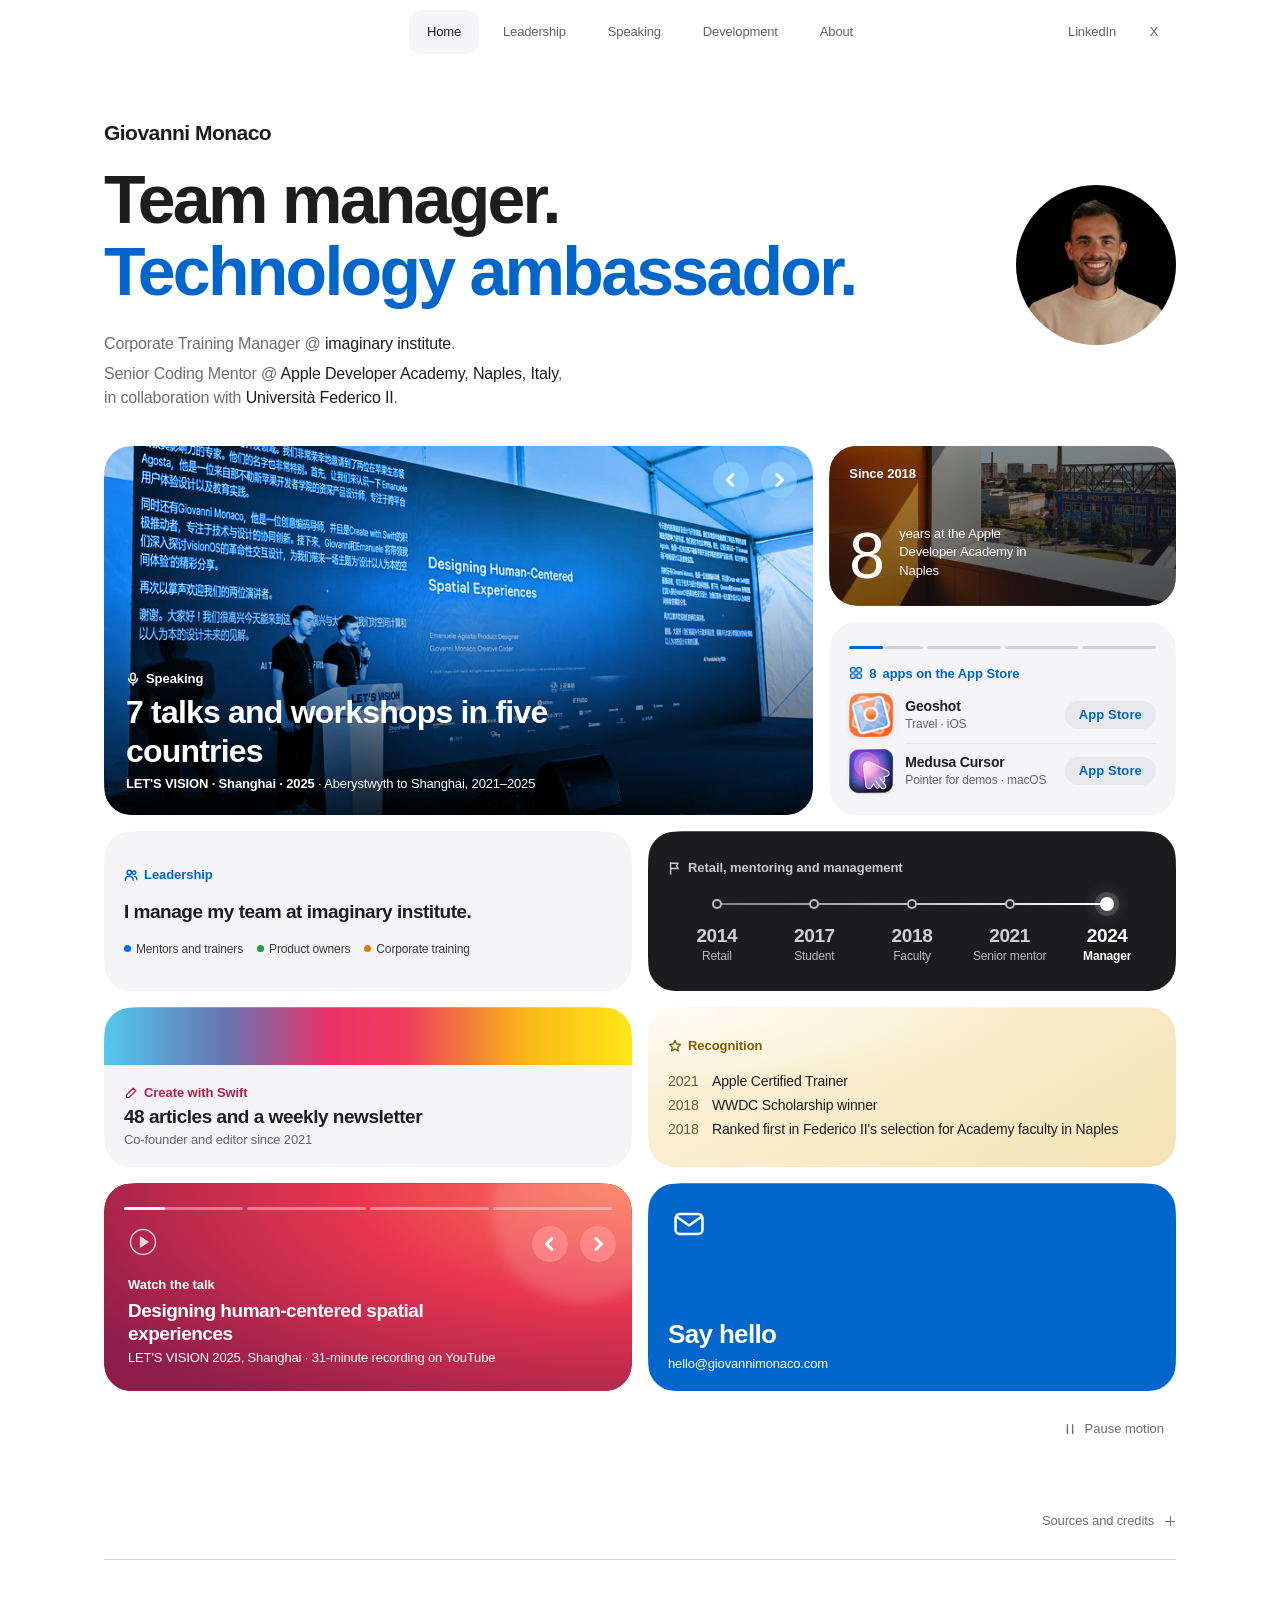
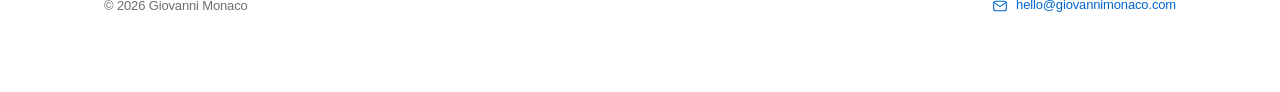
<file: about/index.html>
<!doctype html>
<html lang="en">
<head>
<meta charset="utf-8">
<meta name="viewport" content="width=device-width, initial-scale=1">
<script src="/assets/site/7dc8b7170ec452e5.js"></script>
<title>About · Giovanni Monaco</title>
<meta name="description" content="Giovanni Monaco’s career, education and recognition: Corporate Training Manager, Senior Coding Mentor, speaker and app maker based in Naples.">
<link rel="canonical" href="https://giovannimonaco.com/about/">
<meta property="og:type" content="website">
<meta property="og:site_name" content="Giovanni Monaco">
<meta property="og:title" content="About · Giovanni Monaco">
<meta property="og:description" content="Giovanni Monaco’s career, education and recognition: Corporate Training Manager, Senior Coding Mentor, speaker and app maker based in Naples.">
<meta property="og:url" content="https://giovannimonaco.com/about/">
<meta property="og:image" content="https://giovannimonaco.com/og-image.jpg">
<meta property="og:image:width" content="1200">
<meta property="og:image:height" content="630">
<meta property="og:image:alt" content="Portrait of Giovanni Monaco">
<meta name="twitter:card" content="summary_large_image">
<meta name="twitter:site" content="@giovanni_jean">
<meta name="twitter:image" content="https://giovannimonaco.com/og-image.jpg">
<meta name="twitter:image:alt" content="Portrait of Giovanni Monaco">
<link rel="icon" type="image/x-icon" sizes="16x16 32x32 48x48 64x64" href="/favicon.ico">
<link rel="icon" type="image/png" sizes="64x64" href="/favicon-gm.png">
<link rel="apple-touch-icon" sizes="180x180" href="/touch-icon-gm.png">
<link rel="manifest" href="/site.webmanifest">
<meta name="apple-mobile-web-app-title" content="Giovanni Monaco">
<meta name="color-scheme" content="light dark">
<meta name="theme-color" media="(prefers-color-scheme: light)" content="#ffffff">
<meta name="theme-color" media="(prefers-color-scheme: dark)" content="#000000">
<link rel="stylesheet" href="/assets/site/ca0259819fe070cc.css">
<link rel="stylesheet" href="/product-style.css?v=20261116-h1-r2">
<link rel="stylesheet" href="/continuous-corners.css?v=20261114-r1">
<script src="/continuous-corners.js?v=20261114-r1" defer></script>
<script id="page-schema" type="application/ld+json">{"@context":"https://schema.org","@graph":[{"@type":"Person","@id":"https://giovannimonaco.com/#person","name":"Giovanni Monaco","url":"https://giovannimonaco.com/","image":"https://giovannimonaco.com/foto/responsive/giovanni-monaco-portrait-1600.webp","description":"Team manager and technology ambassador based in Naples.","jobTitle":["Corporate Training Manager","Senior Coding Mentor"],"worksFor":[{"@type":"Organization","name":"imaginary institute"},{"@type":"Organization","name":"Apple Developer Academy"}],"alumniOf":[{"@type":"CollegeOrUniversity","name":"Università di Napoli Federico II"}],"knowsAbout":["Team management","Apple platforms","visionOS","Spatial design","Machine learning","Swift","SwiftUI","Core ML","Challenge Based Learning"],"award":["WWDC Scholarship winner (2018)","Apple Certified Trainer (2021)"],"address":{"@type":"PostalAddress","addressLocality":"Naples","addressRegion":"Campania","addressCountry":"IT"},"email":"mailto:hello@giovannimonaco.com","sameAs":["https://www.linkedin.com/in/giovanni-monaco/","https://x.com/giovanni_jean","https://www.createwithswift.com/author/giovannimonaco/","https://github.com/giovannimonaco","https://imaginary.institute/team/giovanni-monaco","https://apps.apple.com/developer/giovanni-monaco/id1605119407"]},{"@type":"WebSite","@id":"https://giovannimonaco.com/#website","url":"https://giovannimonaco.com/","name":"Giovanni Monaco","inLanguage":"en","publisher":{"@id":"https://giovannimonaco.com/#person"}},{"@type":"ProfilePage","@id":"https://giovannimonaco.com/about/#webpage","url":"https://giovannimonaco.com/about/","name":"About · Giovanni Monaco","description":"Giovanni Monaco’s career, education and recognition: Corporate Training Manager, Senior Coding Mentor, speaker and app maker based in Naples.","inLanguage":"en","isPartOf":{"@id":"https://giovannimonaco.com/#website"},"mainEntity":{"@id":"https://giovannimonaco.com/#person"},"dateModified":"2026-11-16T14:16:52.577Z"}]}</script>
</head>
<body>
<div class="page">

  <nav class="bar" aria-label="Main navigation">
    <a class="brand" href="/">Giovanni Monaco</a>
    <div class="tabs" role="tablist" aria-label="Portfolio sections">
      <a class="tab" role="tab" id="tab-home" aria-controls="panel-home" data-tab="home" aria-selected="false" href="/">Home</a>
      <a class="tab" role="tab" id="tab-teaching" aria-controls="panel-teaching" data-tab="teaching" aria-selected="false" href="/leadership/">Leadership</a>
      <a class="tab" role="tab" id="tab-talks" aria-controls="panel-talks" data-tab="talks" aria-selected="false" href="/speaking/">Speaking</a>
      <a class="tab" role="tab" id="tab-writing" aria-controls="panel-writing" data-tab="writing" aria-selected="false" href="/writing/">Development</a>
      <a class="tab" role="tab" id="tab-about" aria-controls="panel-about" data-tab="about" aria-selected="true" href="/about/">About</a>
    </div>
    <div class="out">
      <a href="https://www.linkedin.com/in/giovanni-monaco/">LinkedIn</a>
      <a href="https://x.com/giovanni_jean">X</a>
    </div>
  </nav>



  <main>
    <section class="panel product-panel about" data-panel="about" id="panel-about" role="tabpanel" aria-labelledby="tab-about">
      <div class="about-hero"><div class="about-copy">
        <p class="eyebrow">A little about me</p>
        <div data-page-heading class="lede"><h1 tabindex="-1">I help people and companies see what they can build on <span class="grad">Apple platforms</span>.</h1></div>
        <p class="story">I trained as a telecommunications engineer in Naples, then moved from networks to apps. Today I manage my team at imaginary institute and contribute as a Senior Coding Mentor at the Apple Developer Academy in Naples.</p>
        </div><figure class="about-portrait"><img loading="lazy" decoding="async" src="/foto/responsive/giovanni-monaco-portrait-800.webp" srcset="/foto/responsive/giovanni-monaco-portrait-160.webp 160w, /foto/responsive/giovanni-monaco-portrait-320.webp 320w, /foto/responsive/giovanni-monaco-portrait-800.webp 800w, /foto/responsive/giovanni-monaco-portrait-1200.webp 1200w, /foto/responsive/giovanni-monaco-portrait-1600.webp 1600w" sizes="(max-width: 760px) calc(100vw - 40px), 480px" alt="Portrait of Giovanni Monaco" width="2000" height="2000"></figure>
      </div>
      <section class="surface-section surface-gray" aria-labelledby="about-path-title">
      <h2 id="about-path-title" class="section-title">My path.</h2>
      <ul class="rows path">
        <li><span class="t">Corporate Training Manager</span><span class="y">2024 – now</span><span class="d">imaginary institute. I manage my team of mentors, trainers and product owners, and corporate training engagements.</span></li>
        <li><span class="t">Senior Coding Mentor</span><span class="y">2021 – now</span><span class="d">Apple Developer Academy in Naples, in collaboration with Università degli Studi di Napoli Federico II. I co-create and co-facilitate the learning experience, helping students build apps, develop a product mindset and collaborate.</span></li>
        <li><span class="t">Co-founder and editor</span><span class="y">2021 – now</span><span class="d">Create with Swift. Tutorials and a weekly newsletter for people building on Apple platforms.</span></li>
        <li><span class="t">Partnership Manager</span><span class="y">2021 – 2024</span><span class="d">imaginary institute. I built long-term partnerships with companies and institutions.</span></li>
        <li><span class="t">Faculty</span><span class="y">2018 – 2021</span><span class="d">Apple Developer Academy in Naples, in collaboration with Università degli Studi di Napoli Federico II. I ranked first in the university's public selection for the role, then taught Swift and iOS development and helped shape the curriculum.</span></li>
        <li><span class="t">Retail Specialist</span><span class="y">2014 – 2015</span><span class="d">Apple Retail, Caserta. On the shop floor through the 2014 Christmas season: I found out what customers needed, advised them, sold and set up their new products.</span></li>
      </ul>
      </section>
      <div class="duo">
        <div>
      <h2 class="section-title">Recognition.</h2>
      <ul class="rows">
        <li><span class="t">Apple Certified Trainer</span><span class="y">2021</span><span class="d">App Development with Swift.</span></li>
        <li><span class="t">WWDC Scholarship winner</span><span class="y">2018</span><span class="d">Apple Worldwide Developers Conference, San Jose.</span></li>
      </ul>
        </div>
        <div>
      <h2 class="section-title">Education.</h2>
      <ul class="rows">
        <li><span class="t">Apple Developer Academy, Naples</span><span class="y">2017 – 2018</span><span class="d">Università di Napoli Federico II. Master class in coding, design and business.</span></li>
        <li><span class="t">Master's degree in telecommunications engineering</span><span class="y">2013 – 2017</span><span class="d">Università di Napoli Federico II. 110/110 cum laude.</span></li>
      </ul>
        </div>
      </div>
      <section class="surface-section surface-gray" aria-label="Contact">
      <div class="cta contact-card">
        <h2>Let's talk.</h2>
        <p>About a role, a talk or a training program.</p>
        <div class="cta-links">
          <a class="contact-email" href="mailto:hello@giovannimonaco.com"><span class="link-label">hello@giovannimonaco.com</span></a>
          <a class="action-link" href="https://www.linkedin.com/in/giovanni-monaco/"><span class="link-label">LinkedIn</span><span class="link-icon" aria-hidden="true"></span></a>
          <a class="action-link" href="https://x.com/giovanni_jean"><span class="link-label">X</span><span class="link-icon" aria-hidden="true"></span></a>
        </div>
      </div>
      </section>
      <details class="site-sources"><summary>Sources and credits</summary><div class="sources-body"><ul><li>Portrait in the header, About and link previews: <a href="https://www.xrsalento.it/xrsalento2025/demo/design-human-centered-spatial-experiences">XR Salento 2025 speaker profile</a>.</li><li>Source: <a href="https://imaginary.institute/team/giovanni-monaco">imaginary institute team page</a></li><li>Sources: <a href="https://imaginary.institute/team/giovanni-monaco">Giovanni Monaco at imaginary institute</a> and <a href="https://www.linkedin.com/in/giovanni-monaco/">LinkedIn profile</a></li><li>Source: <a href="https://moritzrecke.com/create-with-swift/">Moritz Recke on Create with Swift</a></li><li>Source: <a href="https://www.linkedin.com/in/giovanni-monaco/">my LinkedIn profile</a></li><li>Source: <a href="https://www.developeracademy.unina.it/wp-content/uploads/2018.DAT2_018_approvazione.pdf">Università di Napoli Federico II, ranking of 20 September 2018</a></li><li>Source: <a href="https://www.linkedin.com/in/giovanni-monaco/">my LinkedIn profile</a> · <a href="https://www.youtube.com/watch?v=-9GmeQi05YQ">my application video</a></li></ul></div></details>
</section>

  </main>

  <footer class="site-footer"><span>© <span data-this-year>2026</span> Giovanni Monaco</span><a class="footer-contact" href="mailto:hello@giovannimonaco.com"><svg viewBox="0 0 24 24" aria-hidden="true"><rect x="2.5" y="5" width="19" height="14" rx="3"/><path d="M3.5 7l8.5 6 8.5-6"/></svg><span>hello@giovannimonaco.com</span></a></footer>
</div>

<script id="other-sections" type="application/json">{"panels":"    \u003csection class=\"panel\" data-panel=\"home\" id=\"panel-home\" role=\"tabpanel\" aria-labelledby=\"tab-home\" hidden>\n      \u003cdiv class=\"home\">\n        \u003cdiv class=\"home-grid\">\n          \u003cdiv class=\"wg b-talk\" role=\"group\" aria-label=\"Speaking photos\">\n            \u003ca class=\"w w-photo\" href=\"/speaking/\" aria-label=\"Explore talks and workshops\">\n              \u003cdiv class=\"photos\">\n                \u003cimg loading=\"lazy\" decoding=\"async\" src=\"/foto/responsive/giovanni-monaco-lets-vision-2025-shanghai-800.webp\" srcset=\"/foto/responsive/giovanni-monaco-lets-vision-2025-shanghai-480.webp 480w, /foto/responsive/giovanni-monaco-lets-vision-2025-shanghai-800.webp 800w, /foto/responsive/giovanni-monaco-lets-vision-2025-shanghai-1200.webp 1200w, /foto/responsive/giovanni-monaco-lets-vision-2025-shanghai-1600.webp 1600w\" sizes=\"(max-width: 760px) calc(100vw - 40px), (max-width: 1120px) 66vw, 710px\" alt=\"Giovanni Monaco and Emanuele Agosta on stage at LET'S VISION 2025 in Shanghai\" width=\"2000\" height=\"1333\" style=\"object-position:30% 60%\" data-ev=\"LET'S VISION · Shanghai · 2025\" data-tint=\"#0a84ff\" class=\"on\">\n                \u003cimg src=\"/foto/responsive/giovanni-monaco-designfao-2024-faro-800.webp\" srcset=\"/foto/responsive/giovanni-monaco-designfao-2024-faro-480.webp 480w, /foto/responsive/giovanni-monaco-designfao-2024-faro-800.webp 800w, /foto/responsive/giovanni-monaco-designfao-2024-faro-1200.webp 1200w, /foto/responsive/giovanni-monaco-designfao-2024-faro-1280.webp 1280w\" sizes=\"(max-width: 760px) calc(100vw - 40px), (max-width: 1120px) 66vw, 710px\" alt=\"Giovanni Monaco and Emanuele Agosta on stage at designFAO 2024 in Faro\" width=\"1280\" height=\"853\" style=\"object-position:50% 50%\" data-ev=\"designFAO · Faro · 2024\" data-tint=\"#bf5af2\" loading=\"lazy\">\n                \u003cimg src=\"/foto/responsive/giovanni-monaco-iosdevuk-2024-workshop-800.webp\" srcset=\"/foto/responsive/giovanni-monaco-iosdevuk-2024-workshop-480.webp 480w, /foto/responsive/giovanni-monaco-iosdevuk-2024-workshop-800.webp 800w, /foto/responsive/giovanni-monaco-iosdevuk-2024-workshop-1080.webp 1080w\" sizes=\"(max-width: 760px) calc(100vw - 40px), (max-width: 1120px) 66vw, 710px\" alt=\"The Vision Pro workshop at iOSDevUK 2024 in Aberystwyth\" width=\"1080\" height=\"1350\" style=\"object-position:50% 55%\" data-ev=\"iOSDevUK · Aberystwyth · 2024\" data-tint=\"#ff375f\" loading=\"lazy\">\n                \u003cimg src=\"/foto/responsive/giovanni-monaco-xr-salento-2025-tutorial-800.webp\" srcset=\"/foto/responsive/giovanni-monaco-xr-salento-2025-tutorial-480.webp 480w, /foto/responsive/giovanni-monaco-xr-salento-2025-tutorial-800.webp 800w\" sizes=\"(max-width: 760px) calc(100vw - 40px), (max-width: 1120px) 66vw, 710px\" alt=\"The tutorial at XR Salento 2025 in Otranto\" width=\"800\" height=\"600\" style=\"object-position:50% 50%\" data-ev=\"XR Salento · Otranto · 2025\" data-tint=\"#ff9f0a\" loading=\"lazy\">\n                \u003cimg src=\"/foto/responsive/giovanni-monaco-imaginary-institute-talk-800.webp\" srcset=\"/foto/responsive/giovanni-monaco-imaginary-institute-talk-480.webp 480w, /foto/responsive/giovanni-monaco-imaginary-institute-talk-800.webp 800w, /foto/responsive/giovanni-monaco-imaginary-institute-talk-1175.webp 1175w\" sizes=\"(max-width: 760px) calc(100vw - 40px), (max-width: 1120px) 66vw, 710px\" alt=\"Giovanni Monaco presenting on stage with a colleague\" width=\"1175\" height=\"763\" style=\"object-position:50% 35%\" data-ev=\"On stage for imaginary institute\" data-tint=\"#30d158\" loading=\"lazy\">\n                \u003cspan class=\"tint\" style=\"background-color:#0a84ff\">\u003c/span>\n              \u003c/div>\n              \u003cdiv class=\"w-over\">\u003cspan class=\"wh\">\u003csvg viewBox=\"0 0 16 16\" aria-hidden=\"true\">\u003crect x=\"5.5\" y=\"1.5\" width=\"5\" height=\"8\" rx=\"2.5\"/>\u003cpath d=\"M3 7.5a5 5 0 0 0 10 0M8 12.5V15\"/>\u003c/svg>Speaking\u003c/span>\u003cb>\u003cspan data-count=\"talks\">7\u003c/span> talks and workshops in \u003cspan data-count=\"countries\">five\u003c/span> countries\u003c/b>\u003cspan class=\"sub\">\u003cspan class=\"ev\">LET'S VISION · Shanghai · 2025\u003c/span> · Aberystwyth to Shanghai, \u003cspan data-range=\"talks\">2021–2025\u003c/span>\u003c/span>\u003c/div>\n            \u003c/a>\n          \u003c/div>\n          \u003ca class=\"wg b-lead\" href=\"/leadership/\">\n            \u003cdiv class=\"w w-lead\">\n              \u003cspan class=\"wh\">\u003csvg viewBox=\"0 0 16 16\" aria-hidden=\"true\">\u003ccircle cx=\"6\" cy=\"5\" r=\"2.5\"/>\u003cpath d=\"M1.5 14c0-2.7 2-4.5 4.5-4.5s4.5 1.8 4.5 4.5\"/>\u003ccircle cx=\"11.5\" cy=\"5.5\" r=\"2\"/>\u003cpath d=\"M12 9.6c1.6.3 2.7 1.8 2.7 3.6\"/>\u003c/svg>Leadership\u003c/span>\n              \u003cb>I manage my team at imaginary institute.\u003c/b>\n              \u003cul class=\"dots\">\u003cli style=\"--c:#0071e3\">Mentors and trainers\u003c/li>\u003cli style=\"--c:#1f9d48\">Product owners\u003c/li>\u003cli style=\"--c:#e07b00\">Corporate training\u003c/li>\u003c/ul>\n            \u003c/div>\n          \u003c/a>\n          \u003ca class=\"wg b-years\" href=\"/about/\">\n            \u003cdiv class=\"w w-cal\">\n              \u003cimg class=\"academy-campus-photo on\" loading=\"lazy\" decoding=\"async\" src=\"/foto/responsive/apple-developer-academy-naples-campus-2026-480.webp\" srcset=\"/foto/responsive/apple-developer-academy-naples-campus-2026-480.webp 480w, /foto/responsive/apple-developer-academy-naples-campus-2026-800.webp 800w, /foto/responsive/apple-developer-academy-naples-campus-2026-1200.webp 1200w, /foto/responsive/apple-developer-academy-naples-campus-2026-1350.webp 1350w\" sizes=\"(max-width: 760px) calc((100vw - 56px) / 2), (max-width: 1120px) 33vw, 350px\" alt=\"\" aria-hidden=\"true\" width=\"1350\" height=\"1800\">\n              \u003cimg class=\"academy-campus-photo\" loading=\"lazy\" decoding=\"async\" src=\"/foto/responsive/apple-developer-academy-naples-teamwork-2026-480.webp\" srcset=\"/foto/responsive/apple-developer-academy-naples-teamwork-2026-480.webp 480w, /foto/responsive/apple-developer-academy-naples-teamwork-2026-800.webp 800w, /foto/responsive/apple-developer-academy-naples-teamwork-2026-1200.webp 1200w, /foto/responsive/apple-developer-academy-naples-teamwork-2026-1350.webp 1350w\" sizes=\"(max-width: 760px) calc((100vw - 56px) / 2), (max-width: 1120px) 33vw, 350px\" alt=\"\" aria-hidden=\"true\" width=\"1350\" height=\"1800\" style=\"object-position:50% 45%\">\n              \u003cimg class=\"academy-campus-photo\" loading=\"lazy\" decoding=\"async\" src=\"/foto/responsive/giovanni-monaco-apple-developer-academy-student-2018-480.webp\" srcset=\"/foto/responsive/giovanni-monaco-apple-developer-academy-student-2018-480.webp 480w, /foto/responsive/giovanni-monaco-apple-developer-academy-student-2018-800.webp 800w, /foto/responsive/giovanni-monaco-apple-developer-academy-student-2018-1200.webp 1200w, /foto/responsive/giovanni-monaco-apple-developer-academy-student-2018-1600.webp 1600w\" sizes=\"(max-width: 760px) calc((100vw - 56px) / 2), (max-width: 1120px) 33vw, 350px\" alt=\"\" aria-hidden=\"true\" width=\"1672\" height=\"941\" style=\"object-position:52% 45%\">\n              \u003cspan class=\"wh\">Since 2018\u003c/span>\u003cb class=\"big\" data-since=\"2018-10-01\">8\u003c/b>\u003cspan class=\"sub\">years at the Apple Developer Academy in Naples\u003c/span>\n            \u003c/div>\n          \u003c/a>\n          \u003cdiv class=\"wg b-apps\" role=\"group\" aria-label=\"Apps on the App Store\">\n            \u003cdiv class=\"w w-apps\">\n              \u003cdiv class=\"bars app-bars\" role=\"group\" aria-label=\"App pages\">\u003c/div>\n              \u003ca class=\"wh\" href=\"/writing/\" aria-label=\"Explore all apps\">\u003csvg viewBox=\"0 0 16 16\" aria-hidden=\"true\">\u003crect x=\"2\" y=\"2\" width=\"5\" height=\"5\" rx=\"1.4\"/>\u003crect x=\"9\" y=\"2\" width=\"5\" height=\"5\" rx=\"1.4\"/>\u003crect x=\"2\" y=\"9\" width=\"5\" height=\"5\" rx=\"1.4\"/>\u003crect x=\"9\" y=\"9\" width=\"5\" height=\"5\" rx=\"1.4\"/>\u003c/svg>\u003cspan data-count=\"apps\">8\u003c/span> apps on the App Store\u003c/a>\n              \u003cdiv class=\"appview\">\u003cul class=\"applist\">\u003cli>\u003ca class=\"app-link\" href=\"https://apps.apple.com/app/id6504120634\" aria-label=\"View Geoshot on the App Store\">\u003cspan class=\"app-icon-frame\">\u003cimg loading=\"lazy\" decoding=\"async\" data-app=\"6504120634\" src=\"/foto/responsive/geoshot-256.webp\" srcset=\"/foto/responsive/geoshot-96.webp 96w, /foto/responsive/geoshot-192.webp 192w, /foto/responsive/geoshot-256.webp 256w, /foto/responsive/geoshot-512.webp 512w\" sizes=\"44px\" alt=\"\" width=\"512\" height=\"512\">\u003c/span>\u003cspan class=\"nm\">\u003cb>Geoshot\u003c/b>\u003cspan>Travel · iOS\u003c/span>\u003c/span>\u003cspan class=\"get\">App Store\u003c/span>\u003c/a>\u003c/li>\u003cli>\u003ca class=\"app-link\" href=\"https://apps.apple.com/app/id6742331297\" aria-label=\"View Medusa Cursor on the App Store\">\u003cimg data-transparent=\"true\" loading=\"lazy\" decoding=\"async\" data-app=\"6742331297\" src=\"/foto/responsive/medusa-256.webp\" srcset=\"/foto/responsive/medusa-96.webp 96w, /foto/responsive/medusa-192.webp 192w, /foto/responsive/medusa-256.webp 256w, /foto/responsive/medusa-512.webp 512w\" sizes=\"44px\" alt=\"\" width=\"512\" height=\"512\">\u003cspan class=\"nm\">\u003cb>Medusa Cursor\u003c/b>\u003cspan>Pointer for demos · macOS\u003c/span>\u003c/span>\u003cspan class=\"get\">App Store\u003c/span>\u003c/a>\u003c/li>\u003cli>\u003ca class=\"app-link\" href=\"https://apps.apple.com/app/id6759604004\" aria-label=\"View Orya Timer on the App Store\">\u003cspan class=\"app-icon-frame\">\u003cimg loading=\"lazy\" decoding=\"async\" data-app=\"6759604004\" src=\"/foto/responsive/orya-timer-256.webp\" srcset=\"/foto/responsive/orya-timer-96.webp 96w, /foto/responsive/orya-timer-192.webp 192w, /foto/responsive/orya-timer-256.webp 256w, /foto/responsive/orya-timer-512.webp 512w\" sizes=\"44px\" alt=\"\" width=\"512\" height=\"512\">\u003c/span>\u003cspan class=\"nm\">\u003cb>Orya Timer\u003c/b>\u003cspan>Health &amp; fitness · iOS\u003c/span>\u003c/span>\u003cspan class=\"get\">App Store\u003c/span>\u003c/a>\u003c/li>\u003cli>\u003ca class=\"app-link\" href=\"https://apps.apple.com/app/id6739492783\" aria-label=\"View Lucid on the App Store\">\u003cimg data-transparent=\"true\" loading=\"lazy\" decoding=\"async\" data-app=\"6739492783\" src=\"/foto/responsive/lucid-256.webp\" srcset=\"/foto/responsive/lucid-96.webp 96w, /foto/responsive/lucid-192.webp 192w, /foto/responsive/lucid-256.webp 256w, /foto/responsive/lucid-512.webp 512w\" sizes=\"44px\" alt=\"\" width=\"512\" height=\"512\">\u003cspan class=\"nm\">\u003cb>Lucid\u003c/b>\u003cspan>Floating timers · macOS\u003c/span>\u003c/span>\u003cspan class=\"get\">App Store\u003c/span>\u003c/a>\u003c/li>\u003cli>\u003ca class=\"app-link\" href=\"https://apps.apple.com/it/app/sdo-facile/id1264531086\" aria-label=\"View SDO Facile on the App Store\">\u003cspan class=\"app-icon-frame\">\u003cimg loading=\"lazy\" decoding=\"async\" data-app=\"1264531086\" src=\"/foto/responsive/sdo-facile-256.webp\" srcset=\"/foto/responsive/sdo-facile-96.webp 96w, /foto/responsive/sdo-facile-192.webp 192w, /foto/responsive/sdo-facile-256.webp 256w, /foto/responsive/sdo-facile-512.webp 512w\" sizes=\"44px\" alt=\"\" width=\"512\" height=\"512\">\u003c/span>\u003cspan class=\"nm\">\u003cb>SDO Facile\u003c/b>\u003cspan>Medical · iOS\u003c/span>\u003c/span>\u003cspan class=\"get\">App Store\u003c/span>\u003c/a>\u003c/li>\u003cli>\u003ca class=\"app-link\" href=\"https://apps.apple.com/app/id6504595915\" aria-label=\"View Anachronism on the App Store\">\u003cspan class=\"app-icon-frame\">\u003cimg loading=\"lazy\" decoding=\"async\" data-app=\"6504595915\" src=\"/foto/responsive/anachronism-256.webp\" srcset=\"/foto/responsive/anachronism-96.webp 96w, /foto/responsive/anachronism-192.webp 192w, /foto/responsive/anachronism-256.webp 256w, /foto/responsive/anachronism-512.webp 512w\" sizes=\"44px\" alt=\"\" width=\"512\" height=\"512\">\u003c/span>\u003cspan class=\"nm\">\u003cb>Anachronism\u003c/b>\u003cspan>Clock as digital art · Mac, iPad, TV\u003c/span>\u003c/span>\u003cspan class=\"get\">App Store\u003c/span>\u003c/a>\u003c/li>\u003cli>\u003ca class=\"app-link\" href=\"https://apps.apple.com/app/id1617993523\" aria-label=\"View Hello Custom Wallpapers on the App Store\">\u003cspan class=\"app-icon-frame\">\u003cimg loading=\"lazy\" decoding=\"async\" data-app=\"1617993523\" src=\"/foto/responsive/hello-custom-wallpapers-256.webp\" srcset=\"/foto/responsive/hello-custom-wallpapers-96.webp 96w, /foto/responsive/hello-custom-wallpapers-192.webp 192w, /foto/responsive/hello-custom-wallpapers-256.webp 256w, /foto/responsive/hello-custom-wallpapers-512.webp 512w\" sizes=\"44px\" alt=\"\" width=\"512\" height=\"512\">\u003c/span>\u003cspan class=\"nm\">\u003cb>Hello Custom Wallpapers\u003c/b>\u003cspan>Graphics &amp; design · iOS\u003c/span>\u003c/span>\u003cspan class=\"get\">App Store\u003c/span>\u003c/a>\u003c/li>\u003cli>\u003ca class=\"app-link\" href=\"https://apps.apple.com/app/id1347811028\" aria-label=\"View NoiseGate on the App Store\">\u003cspan class=\"app-icon-frame\">\u003cimg loading=\"lazy\" decoding=\"async\" data-app=\"1347811028\" src=\"/foto/responsive/noisegate-256.webp\" srcset=\"/foto/responsive/noisegate-96.webp 96w, /foto/responsive/noisegate-192.webp 192w, /foto/responsive/noisegate-256.webp 256w, /foto/responsive/noisegate-512.webp 512w\" sizes=\"44px\" alt=\"\" width=\"512\" height=\"512\">\u003c/span>\u003cspan class=\"nm\">\u003cb>NoiseGate\u003c/b>\u003cspan>Utilities · iOS\u003c/span>\u003c/span>\u003cspan class=\"get\">App Store\u003c/span>\u003c/a>\u003c/li>\u003c/ul>\u003c/div>\n            \u003c/div>\n          \u003c/div>\n          \u003ca class=\"wg b-line\" href=\"/about/\">\n            \u003cdiv class=\"w w-line\">\n              \u003cspan class=\"wh\">\u003csvg viewBox=\"0 0 16 16\" aria-hidden=\"true\">\u003cpath d=\"M3 15V2M3 2.5h8.5l-1.8 3 1.8 3H3\"/>\u003c/svg>Retail, mentoring and management\u003c/span>\n              \u003col class=\"line\">\n                \u003cli>\u003cspan class=\"line-label\">\u003ci>2014\u003c/i>Retail\u003c/span>\u003c/li>\n                \u003cli>\u003cspan class=\"line-label\">\u003ci>2017\u003c/i>Student\u003c/span>\u003c/li>\n                \u003cli>\u003cspan class=\"line-label\">\u003ci>2018\u003c/i>Faculty\u003c/span>\u003c/li>\n                \u003cli>\u003cspan class=\"line-label\">\u003ci>2021\u003c/i>Senior mentor\u003c/span>\u003c/li>\n                \u003cli>\u003cspan class=\"line-label\">\u003ci>2024\u003c/i>Manager\u003c/span>\u003c/li>\n              \u003c/ol>\n            \u003c/div>\n          \u003c/a>\n          \u003ca class=\"wg b-news\" href=\"/writing/\">\n            \u003cdiv class=\"w w-news\">\n              \u003cdiv class=\"band\" aria-hidden=\"true\">\u003c/div>\n              \u003cdiv class=\"body\">\u003cspan class=\"wh\">\u003csvg viewBox=\"0 0 16 16\" aria-hidden=\"true\">\u003cpath d=\"M10.5 2.5l3 3L6 13H3v-3z\"/>\u003c/svg>Create with Swift\u003c/span>\u003cb>48 articles and a weekly newsletter\u003c/b>\u003cspan class=\"sub\">Co-founder and editor since 2021\u003c/span>\u003c/div>\n            \u003c/div>\n          \u003c/a>\n          \u003cdiv class=\"wg b-map\" role=\"group\" aria-roledescription=\"carousel\" aria-label=\"Selected highlights\">\n            \u003ca class=\"w w-stack\" href=\"https://www.youtube.com/watch?v=yuDELsJElsA\">\n              \u003cdiv class=\"slides\">\n                \u003cdiv class=\"slide s-talk\" style=\"--i:0\" data-href=\"https://www.youtube.com/watch?v=yuDELsJElsA\">\u003cspan class=\"art\">\u003csvg viewBox=\"0 0 48 48\" aria-hidden=\"true\">\u003ccircle cx=\"24\" cy=\"24\" r=\"20\"/>\u003cpath d=\"M20 16l12 8-12 8z\" class=\"fill\"/>\u003c/svg>\u003c/span>\u003cdiv class=\"txt\">\u003cspan class=\"wh\">Watch the talk\u003c/span>\u003cb>Designing human-centered spatial experiences\u003c/b>\u003cspan class=\"sub\">LET'S VISION 2025, Shanghai · 31-minute recording on YouTube\u003c/span>\u003c/div>\u003c/div>\n                \u003cdiv class=\"slide s-sel\" style=\"--i:1\" data-href=\"/leadership/\">\u003cspan class=\"art\">\u003csvg viewBox=\"0 0 48 48\" aria-hidden=\"true\">\u003ccircle cx=\"24\" cy=\"20\" r=\"11\"/>\u003cpath d=\"M18 29l-3 14 9-5 9 5-3-14\"/>\u003cpath d=\"M19.5 20l3 3 6-6\"/>\u003c/svg>\u003c/span>\u003cdiv class=\"txt\">\u003cspan class=\"wh\">Selection commission\u003c/span>\u003cb>I help select students for the Academy in Naples\u003c/b>\u003cspan class=\"sub\">External expert for Federico II · 2023/24 and 2026/27\u003c/span>\u003c/div>\u003c/div>\n                \u003cdiv class=\"slide s-paris\" style=\"--i:2\" data-href=\"/leadership/\">\u003cspan class=\"art\">\u003csvg viewBox=\"0 0 48 48\" aria-hidden=\"true\">\u003cpath d=\"M6 27l36-15-12 30-6-12z\"/>\u003cpath d=\"M24 30l18-18\"/>\u003c/svg>\u003c/span>\u003cdiv class=\"txt\">\u003cspan class=\"wh\">Simplon, Paris\u003c/span>\u003cb>Supporting mentors who teach app development\u003c/b>\u003cspan class=\"sub\">Mentor and curriculum support · imaginary institute\u003c/span>\u003c/div>\u003c/div>\n                \u003cdiv class=\"slide s-play\" style=\"--i:3\" data-href=\"/writing/\">\u003cspan class=\"art\">\u003csvg viewBox=\"0 0 48 48\" aria-hidden=\"true\">\u003cpath d=\"M24 5l16 9v20l-16 9-16-9V14z\"/>\u003cpath d=\"M8 14l16 9 16-9M24 23v20\"/>\u003c/svg>\u003c/span>\u003cdiv class=\"txt\">\u003cspan class=\"wh\">Source code\u003c/span>\u003cb>Spatial Interactions Playgrounds for visionOS\u003c/b>\u003cspan class=\"sub\">Free source code for Apple Vision Pro · I managed the project\u003c/span>\u003c/div>\u003c/div>\n              \u003c/div>\n            \u003c/a>\n            \u003cdiv class=\"bars highlight-bars\" role=\"group\" aria-label=\"Choose a highlight\">\u003c/div>\n          \u003c/div>\n          \u003ca class=\"wg b-mail\" href=\"mailto:hello@giovannimonaco.com\">\n            \u003cdiv class=\"w w-mail\">\u003cspan class=\"env\">\u003csvg viewBox=\"0 0 24 24\" aria-hidden=\"true\">\u003crect x=\"2.5\" y=\"5\" width=\"19\" height=\"14\" rx=\"3\"/>\u003cpath d=\"M3.5 7l8.5 6 8.5-6\"/>\u003c/svg>\u003c/span>\u003cb>Say hello\u003c/b>\u003cspan class=\"sub\">hello@\u003cwbr>giovannimonaco.com\u003c/span>\u003c/div>\n          \u003c/a>\n          \u003ca class=\"wg b-rec\" href=\"/about/\">\n            \u003cdiv class=\"w w-rec\">\n              \u003cspan class=\"wh\">\u003csvg viewBox=\"0 0 16 16\" aria-hidden=\"true\">\u003cpath d=\"M8 1.8l1.9 3.9 4.3.6-3.1 3 .7 4.3L8 11.6l-3.8 2 .7-4.3-3.1-3 4.3-.6z\"/>\u003c/svg>Recognition\u003c/span>\n              \u003cul class=\"rec\">\u003cli>\u003ci>2021\u003c/i>Apple Certified Trainer\u003c/li>\u003cli>\u003ci>2018\u003c/i>WWDC Scholarship winner\u003c/li>\u003cli>\u003ci>2018\u003c/i>Ranked first in Federico II's selection for Academy faculty in Naples\u003c/li>\u003c/ul>\n            \u003c/div>\n          \u003c/a>\n        \u003c/div>\n        \u003cdiv class=\"home-tools\">\u003cbutton class=\"motion-toggle\" type=\"button\" aria-pressed=\"false\">\u003csvg viewBox=\"0 0 16 16\" aria-hidden=\"true\">\u003cpath class=\"pause-symbol\" d=\"M5 3v10M11 3v10\"/>\u003cpath class=\"play-symbol\" d=\"m5 3 8 5-8 5Z\"/>\u003c/svg>\u003cspan>Pause motion\u003c/span>\u003c/button>\u003c/div>\n      \u003c/div>\n      \u003cdetails class=\"site-sources\">\u003csummary>Sources and credits\u003c/summary>\u003cdiv class=\"sources-body\">\u003cul>\n        \u003cli>Portrait in the header, About and link previews: \u003ca href=\"https://www.xrsalento.it/xrsalento2025/demo/design-human-centered-spatial-experiences\">XR Salento 2025 speaker profile\u003c/a>.\u003c/li>\n        \u003cli>Speaking carousel: LET'S VISION photo from \u003ca href=\"https://createwithswift.com/create-with-swift-at-lets-vision-2025/\">Create with Swift\u003c/a>; stage photo from \u003ca href=\"https://imaginary.institute/insights\">imaginary institute\u003c/a>; iOSDevUK photo also published in \u003ca href=\"https://www.createwithswift.com/create-with-swift-at-iosdevuk/\">Create with Swift at iOSDevUK\u003c/a>; designFAO and XR Salento photos from LinkedIn posts, dated November 2024 and June 2025 respectively. Event sources are listed in \u003ca href=\"/speaking/\">Speaking\u003c/a>.\u003c/li>\n        \u003cli>Academy photographs: Emanuele Di Mare / \u003ca href=\"https://www.nssedicola.com/it/culture/45658/apple-developer-academy-napoli-storie-studenti\">nss edicola, June 2026\u003c/a>; photograph of Giovanni as a student from \u003ca href=\"https://www.repubblica.it/tecnologia/prodotti/2018/05/03/news/apple_developer_academy_400_posti_disponibili_per_nuovi_studenti-195424181/\">la Repubblica, May 2018\u003c/a> (AI-restored version).\u003c/li>\n        \u003cli>App icons: the App Store listings linked from each app. Create with Swift artwork: \u003ca href=\"https://www.createwithswift.com/\">Create with Swift\u003c/a>.\u003c/li>\n        \u003cli>Talk recording: \u003ca href=\"https://www.youtube.com/watch?v=yuDELsJElsA\">XRealityZone on YouTube\u003c/a>. Sources for the highlighted projects and professional milestones are listed in \u003ca href=\"/leadership/\">Leadership\u003c/a>, \u003ca href=\"/writing/\">Development\u003c/a> and \u003ca href=\"/about/\">About\u003c/a>.\u003c/li>\n      \u003c/ul>\u003c/div>\u003c/details>\n\n    \u003c/section>\n\n    \u003csection class=\"panel product-panel speaking\" data-panel=\"talks\" id=\"panel-talks\" role=\"tabpanel\" aria-labelledby=\"tab-talks\" hidden>\n      \u003cheader class=\"page-head product-head\">\u003cp class=\"section-kicker\">Talks &amp; workshops\u003c/p>\u003cdiv data-page-heading>\u003ch2 tabindex=\"-1\">\u003cspan>Emerging technologies.\u003c/span>\u003cspan>Explored together.\u003c/span>\u003c/h2>\u003c/div>\u003cp>Talks and hands-on workshops on visionOS, spatial design and machine learning, in \u003cspan data-count=\"countries\">five\u003c/span> countries · \u003cspan data-range=\"talks\">2021–2025\u003c/span>\u003c/p>\u003c/header>\n        \u003cdiv class=\"card wide speaking-feature\">\n          \u003cdiv class=\"media photo\">\u003cimg loading=\"lazy\" decoding=\"async\" src=\"/foto/responsive/giovanni-monaco-lets-vision-2025-shanghai-1200.webp\" srcset=\"/foto/responsive/giovanni-monaco-lets-vision-2025-shanghai-480.webp 480w, /foto/responsive/giovanni-monaco-lets-vision-2025-shanghai-800.webp 800w, /foto/responsive/giovanni-monaco-lets-vision-2025-shanghai-1200.webp 1200w, /foto/responsive/giovanni-monaco-lets-vision-2025-shanghai-1600.webp 1600w\" sizes=\"(max-width: 1120px) calc(100vw - 48px), 1072px\" alt=\"Giovanni Monaco and Emanuele Agosta presenting at LET'S VISION 2025 in Shanghai\" width=\"2000\" height=\"1333\">\u003c/div>\n          \u003ch2>Designing human-centered spatial experiences\u003c/h2>\n          \u003cp>With \u003ca class=\"inline-link\" href=\"https://emanueleagosta.github.io/portfolio/\">Emanuele Agosta\u003c/a> at LET'S VISION, Shanghai · 2025\u003c/p>\n          \u003ca class=\"action-link\" href=\"https://www.youtube.com/watch?v=yuDELsJElsA\">\u003cspan class=\"link-label\">Watch the 31-minute recording\u003c/span>\u003cspan class=\"link-icon\" aria-hidden=\"true\">\u003c/span>\u003c/a>\n\n        \u003c/div>\n      \u003csection class=\"surface-section surface-gray\" aria-labelledby=\"speaking-talks-title\">\n      \u003ch2 id=\"speaking-talks-title\" class=\"section-title\">Talks and workshops.\u003c/h2>\n      \u003cdiv class=\"cards talk-gallery\" id=\"talk-cards\" role=\"region\" aria-label=\"Talks and workshops\" tabindex=\"0\">\n        \u003cdiv class=\"card\" data-talk data-year=\"2025\" data-country=\"Italy\">\u003cdiv class=\"media photo\">\u003cimg loading=\"lazy\" decoding=\"async\" src=\"/foto/responsive/giovanni-monaco-xr-salento-2025-tutorial-800.webp\" srcset=\"/foto/responsive/giovanni-monaco-xr-salento-2025-tutorial-480.webp 480w, /foto/responsive/giovanni-monaco-xr-salento-2025-tutorial-800.webp 800w\" sizes=\"(max-width: 600px) calc(100vw - 40px), (max-width: 1120px) 50vw, 560px\" alt=\"Giovanni Monaco presenting the tutorial at XR Salento 2025 with two colleagues\" width=\"800\" height=\"600\">\u003c/div>\u003ch3>XR Salento 2025\u003c/h3>\u003cp class=\"talk-title\">Designing human-centered spatial experiences\u003c/p>\u003cp class=\"talk-details\">Otranto · Tutorial with live demos\u003c/p>\u003ca class=\"action-link\" href=\"https://www.xrsalento.it/xrsalento2025/demo/design-human-centered-spatial-experiences\">\u003cspan class=\"link-label\">View session details\u003c/span>\u003cspan class=\"link-icon\" aria-hidden=\"true\">\u003c/span>\u003c/a>\u003c/div>\n        \u003cdiv class=\"card\" data-talk data-year=\"2025\" data-country=\"China\">\u003cdiv class=\"media photo\">\u003cimg loading=\"lazy\" decoding=\"async\" src=\"/foto/responsive/giovanni-monaco-lets-vision-2025-shanghai-800.webp\" srcset=\"/foto/responsive/giovanni-monaco-lets-vision-2025-shanghai-480.webp 480w, /foto/responsive/giovanni-monaco-lets-vision-2025-shanghai-800.webp 800w, /foto/responsive/giovanni-monaco-lets-vision-2025-shanghai-1200.webp 1200w, /foto/responsive/giovanni-monaco-lets-vision-2025-shanghai-1600.webp 1600w\" sizes=\"(max-width: 600px) calc(100vw - 40px), (max-width: 1120px) 50vw, 560px\" alt=\"Giovanni Monaco and Emanuele Agosta on stage at LET'S VISION 2025\" width=\"2000\" height=\"1333\">\u003c/div>\u003ch3>LET'S VISION 2025\u003c/h3>\u003cp class=\"talk-title\">Designing human-centered spatial experiences\u003c/p>\u003cp class=\"talk-details\">Shanghai · 40-minute conference session · 3,000+ attendees at the conference\u003c/p>\u003ca class=\"action-link\" href=\"https://www.youtube.com/watch?v=yuDELsJElsA\">\u003cspan class=\"link-label\">Watch the talk\u003c/span>\u003cspan class=\"link-icon\" aria-hidden=\"true\">\u003c/span>\u003c/a>\u003c/div>\n        \u003cdiv class=\"card\" data-talk data-year=\"2024\" data-country=\"Portugal\">\u003cdiv class=\"media photo\">\u003cimg loading=\"lazy\" decoding=\"async\" src=\"/foto/responsive/giovanni-monaco-designfao-2024-faro-800.webp\" srcset=\"/foto/responsive/giovanni-monaco-designfao-2024-faro-480.webp 480w, /foto/responsive/giovanni-monaco-designfao-2024-faro-800.webp 800w, /foto/responsive/giovanni-monaco-designfao-2024-faro-1200.webp 1200w, /foto/responsive/giovanni-monaco-designfao-2024-faro-1280.webp 1280w\" sizes=\"(max-width: 600px) calc(100vw - 40px), (max-width: 1120px) 50vw, 560px\" alt=\"Giovanni Monaco and Emanuele Agosta on stage at designFAO 2024\" width=\"1280\" height=\"853\">\u003c/div>\u003ch3>designFAO 2024\u003c/h3>\u003cp class=\"talk-title\">Designing human-centred spatial experiences\u003c/p>\u003cp class=\"talk-details\">Faro · Talk\u003c/p>\u003ca class=\"action-link\" href=\"https://www.createwithswift.com/create-with-swift-at-designfao/\">\u003cspan class=\"link-label\">Explore the talk resources\u003c/span>\u003cspan class=\"link-icon\" aria-hidden=\"true\">\u003c/span>\u003c/a>\u003c/div>\n        \u003cdiv class=\"card\" data-talk data-year=\"2024\" data-country=\"United Kingdom\">\u003cdiv class=\"media photo\">\u003cimg loading=\"lazy\" decoding=\"async\" src=\"/foto/responsive/giovanni-monaco-iosdevuk-2024-workshop-800.webp\" srcset=\"/foto/responsive/giovanni-monaco-iosdevuk-2024-workshop-480.webp 480w, /foto/responsive/giovanni-monaco-iosdevuk-2024-workshop-800.webp 800w, /foto/responsive/giovanni-monaco-iosdevuk-2024-workshop-1080.webp 1080w\" sizes=\"(max-width: 600px) calc(100vw - 40px), (max-width: 1120px) 50vw, 560px\" alt=\"Giovanni Monaco and Pasquale Vittoriosi leading the Vision Pro workshop at iOSDevUK 2024\" width=\"1080\" height=\"1350\" style=\"object-position: 50% 60%\">\u003c/div>\u003ch3>iOSDevUK 2024\u003c/h3>\u003cp class=\"talk-title\">Building for Vision Pro\u003c/p>\u003cp class=\"talk-details\">Aberystwyth · Hands-on workshop\u003c/p>\u003ca class=\"action-link\" href=\"https://www.createwithswift.com/create-with-swift-at-iosdevuk/\">\u003cspan class=\"link-label\">Explore the workshop resources\u003c/span>\u003cspan class=\"link-icon\" aria-hidden=\"true\">\u003c/span>\u003c/a>\u003c/div>\n        \u003cdiv class=\"card\" data-talk data-year=\"2024\" data-country=\"Germany\">\u003cdiv class=\"media photo event-document\">\u003cimg loading=\"lazy\" decoding=\"async\" src=\"/foto/responsive/giovanni-monaco-swiftconf-2024-speaker-card-800.webp\" srcset=\"/foto/responsive/giovanni-monaco-swiftconf-2024-speaker-card-480.webp 480w, /foto/responsive/giovanni-monaco-swiftconf-2024-speaker-card-800.webp 800w, /foto/responsive/giovanni-monaco-swiftconf-2024-speaker-card-1024.webp 1024w\" sizes=\"(max-width: 600px) calc(100vw - 40px), (max-width: 1120px) 50vw, 560px\" alt=\"SwiftConf 2024 speaker card with Emanuele Agosta and Giovanni Monaco\" width=\"1024\" height=\"580\" style=\"object-fit: contain\">\u003c/div>\u003ch3>SwiftConf 2024\u003c/h3>\u003cp class=\"talk-title\">Redefining user interactions on visionOS\u003c/p>\u003cp class=\"talk-details\">Cologne · Talk · Speaker card\u003c/p>\u003ca class=\"action-link\" href=\"https://www.createwithswift.com/create-with-swift-at-swiftconf/\">\u003cspan class=\"link-label\">Explore the talk resources\u003c/span>\u003cspan class=\"link-icon\" aria-hidden=\"true\">\u003c/span>\u003c/a>\u003c/div>\n        \u003cdiv class=\"card\" data-talk data-year=\"2024\" data-country=\"Italy\">\u003cdiv class=\"media photo\">\u003cimg loading=\"lazy\" decoding=\"async\" src=\"/foto/responsive/giovanni-monaco-desina-2024-vision-pro-800.webp\" srcset=\"/foto/responsive/giovanni-monaco-desina-2024-vision-pro-480.webp 480w, /foto/responsive/giovanni-monaco-desina-2024-vision-pro-800.webp 800w, /foto/responsive/giovanni-monaco-desina-2024-vision-pro-1150.webp 1150w\" sizes=\"(max-width: 600px) calc(100vw - 40px), (max-width: 1120px) 50vw, 560px\" alt=\"Giovanni Monaco putting on Apple Vision Pro at DESINA 02 in Naples\" width=\"1150\" height=\"1420\" style=\"object-position: 50% 22%\">\u003c/div>\u003ch3>DESINA 02 · 2024\u003c/h3>\u003cp class=\"talk-title\">Ridefinire il visibile\u003c/p>\u003cp class=\"talk-details\">Naples · Sold-out workshop on visionOS\u003c/p>\u003ca class=\"action-link\" href=\"https://2024.desina.it/programma\">\u003cspan class=\"link-label\">View the event program\u003c/span>\u003cspan class=\"link-icon\" aria-hidden=\"true\">\u003c/span>\u003c/a>\u003c/div>\n        \u003cdiv class=\"card\" data-talk data-year=\"2021\" data-country=\"\">\u003cdiv class=\"media photo event-document\">\u003cimg loading=\"lazy\" decoding=\"async\" src=\"/foto/responsive/giovanni-monaco-swift-heroes-2021-speaker-card-800.webp\" srcset=\"/foto/responsive/giovanni-monaco-swift-heroes-2021-speaker-card-480.webp 480w, /foto/responsive/giovanni-monaco-swift-heroes-2021-speaker-card-800.webp 800w, /foto/responsive/giovanni-monaco-swift-heroes-2021-speaker-card-1200.webp 1200w\" sizes=\"(max-width: 600px) calc(100vw - 40px), (max-width: 1120px) 50vw, 560px\" alt=\"Swift Heroes Digital 2021 speaker card with Giovanni Monaco, Tiago Gomes Pereira and Moritz Philip Recke\" width=\"1200\" height=\"600\" style=\"object-fit: contain\">\u003c/div>\u003ch3>Swift Heroes Digital 2021\u003c/h3>\u003cp class=\"talk-title\">Creating machine learning models with Create ML\u003c/p>\u003cp class=\"talk-details\">Online · Workshop · Speaker card\u003c/p>\u003ca class=\"action-link\" href=\"https://www.createwithswift.com/create-with-swift-at-swift-heroes-2021/\">\u003cspan class=\"link-label\">Explore the workshop resources\u003c/span>\u003cspan class=\"link-icon\" aria-hidden=\"true\">\u003c/span>\u003c/a>\u003c/div>\n      \u003c/div>\n      \u003cdiv class=\"gallery-controls talk-controls\" aria-label=\"Talk cards navigation\">\u003cbutton class=\"carousel-arrow carousel-arrow--previous\" type=\"button\" data-gallery-step=\"-1\" aria-label=\"Previous talk card\" aria-controls=\"talk-cards\">\u003csvg viewBox=\"0 0 36 36\" aria-hidden=\"true\" focusable=\"false\">\u003cpath d=\"m22.5597 16.9375-5.5076-5.5c-.5854-.5854-1.5323-.5825-2.1157.0039-.5835.5869-.5815 1.5366.0039 2.1211l4.4438 4.4375-4.4438 4.4375c-.5854.5845-.5874 1.5342-.0039 2.1211.2922.2944.676.4414 1.0598.4414.3818 0 .7637-.1455 1.0559-.4375l5.5076-5.5c.2815-.2812.4403-.6636.4403-1.0625s-.1588-.7812-.4403-1.0625z\"/>\u003c/svg>\u003c/button>\u003cbutton class=\"carousel-arrow\" type=\"button\" data-gallery-step=\"1\" aria-label=\"Next talk card\" aria-controls=\"talk-cards\">\u003csvg viewBox=\"0 0 36 36\" aria-hidden=\"true\" focusable=\"false\">\u003cpath d=\"m22.5597 16.9375-5.5076-5.5c-.5854-.5854-1.5323-.5825-2.1157.0039-.5835.5869-.5815 1.5366.0039 2.1211l4.4438 4.4375-4.4438 4.4375c-.5854.5845-.5874 1.5342-.0039 2.1211.2922.2944.676.4414 1.0598.4414.3818 0 .7637-.1455 1.0559-.4375l5.5076-5.5c.2815-.2812.4403-.6636.4403-1.0625s-.1588-.7812-.4403-1.0625z\"/>\u003c/svg>\u003c/button>\u003c/div>\n      \u003c/section>\n      \u003csection class=\"surface-section\" aria-labelledby=\"speaking-map-title\">\n      \u003ch2 id=\"speaking-map-title\" class=\"section-title\">Ideas across borders.\u003c/h2>\n      \u003cdiv class=\"map\">\u003csvg viewBox=\"0 0 1000 435\" role=\"img\" aria-label=\"Map of Europe and Asia with pins on Aberystwyth, Cologne, Faro, Naples, Otranto and Shanghai\">\u003cpath class=\"land\" d=\"M989 486L989 492L990 497L987 505L985 496L982 501L984 507L982 511L974 506L972 500L974 495L970 491L967 495L964 494L959 500L958 497L961 489L965 487L969 483L971 487L976 485L978 481L982 481L982 474L988 478L988 482L989 486ZM675 506L669 508L666 501L665 488L668 473L672 478L676 484L679 494L678 503L675 506ZM972 469L970 472L967 478L965 480L961 474L962 472L964 469L965 463L969 463L968 469L973 460L972 469ZM934 478L925 486L928 480L933 474L937 468L941 459L942 466L938 471L934 478ZM958 454L962 457L966 457L966 461L963 465L958 467L958 463L959 459L958 454ZM983 452L985 462L979 460L979 463L981 468L978 470L978 464L975 463L974 458L978 459L978 455L974 448L981 448L983 452ZM955 444L953 451L950 447L947 440L953 440L955 444ZM954 394L958 397L960 395L961 397L960 401L962 407L960 415L956 418L955 425L956 432L960 433L963 432L972 437L971 442L973 444L973 448L967 444L965 439L963 443L959 437L952 438L949 436L949 433L951 430L949 428L948 432L945 426L944 422L944 414L946 417L947 403L949 394L954 394ZM877 393L871 397L866 394L865 386L869 382L876 380L880 380L882 384L879 387L877 393ZM953 355L950 363L946 355L945 349L949 340L955 333L958 335L957 341L953 355ZM1046 252L1047 256L1043 261L1040 258L1037 260L1035 266L1030 263L1030 259L1034 253L1038 254L1041 251L1046 252ZM351 239L347 243L347 244L340 249L337 247L335 244L338 243L340 241L345 241L351 239ZM276 238L279 241L285 241L290 242L290 243L294 242L293 245L283 245L283 244L274 242L276 238ZM219 215L216 223L217 225L216 230L211 227L207 226L197 221L198 216L207 217L214 216L219 215ZM175 188L179 195L178 207L175 206L172 209L170 207L169 196L168 191L172 191L175 188ZM1090 225L1087 233L1089 237L1085 244L1076 248L1064 248L1054 259L1049 255L1049 248L1037 250L1029 255L1021 255L1028 262L1023 277L1019 281L1015 277L1017 269L1013 266L1010 260L1016 257L1020 252L1027 247L1032 241L1046 238L1053 240L1061 224L1065 228L1075 219L1079 216L1084 205L1083 194L1085 189L1093 187L1097 200L1096 207L1090 216L1090 225ZM178 180L175 187L172 185L170 179L172 176L176 172L178 180ZM64 88L52 94L42 92L47 83L44 74L53 66L59 62L64 62L72 67L68 74L69 80L64 88ZM199 58L195 65L188 60L187 56L197 53L199 58ZM90 31L83 40L90 39L98 39L96 47L89 55L97 55L103 67L108 68L112 79L114 82L123 84L122 90L118 92L121 97L115 102L106 102L94 104L91 102L86 107L80 106L75 109L71 107L81 98L87 96L76 94L75 91L82 88L78 83L79 77L90 78L91 73L86 67L77 65L76 63L78 59L76 56L72 61L72 52L68 47L71 38L76 31L82 31L90 31ZM10 -40L9 -35L17 -28L8 -21L-12 -15L-18 -14L-28 -15L-47 -18L-40 -22L-55 -26L-43 -28L-43 -31L-58 -33L-53 -39L-43 -40L-32 -34L-21 -39L-12 -36L-1 -41L10 -40ZM854 -136L856 -131L862 -133L882 -133L898 -129L904 -126L902 -121L894 -118L876 -113L871 -110L879 -109L890 -107L896 -109L900 -103L903 -105L914 -107L936 -105L938 -101L967 -99L967 -106L982 -105L993 -105L1004 -100L1007 -94L1003 -90L1012 -83L1023 -80L1030 -89L1041 -85L1053 -88L1066 -85L1071 -87L1082 -86L1077 -94L1087 -98L1149 -92L1155 -87L1173 -80L1201 -82L1215 -80L1221 -77L1220 -70L1229 -67L1238 -69L1250 -70L1263 -68L1277 -69L1289 -61L1297 -64L1292 -69L1295 -73L1300 -71L1300 -67L1300 -63L1300 -27L1300 -23L1300 -19L1300 -11L1300 -9L1300 -5L1300 -3L1300 -5L1300 2L1300 10L1297 15L1294 19L1284 13L1266 20L1263 17L1256 21L1247 19L1245 25L1236 34L1236 38L1244 40L1243 53L1237 53L1234 61L1237 65L1225 69L1222 80L1212 82L1210 91L1200 100L1197 93L1194 80L1191 60L1194 47L1200 42L1200 38L1211 36L1223 24L1235 15L1248 8L1253 -5L1245 -4L1241 3L1223 13L1217 2L1199 5L1182 20L1188 26L1172 28L1162 29L1162 23L1151 21L1143 26L1121 24L1099 27L1076 45L1049 66L1060 67L1064 73L1071 75L1075 70L1083 71L1093 81L1093 88L1087 98L1087 108L1084 123L1073 136L1071 142L1062 153L1052 163L1048 169L1038 174L1034 174L1030 170L1020 176L1019 179L1017 179L1014 182L1012 185L1012 191L1008 193L1007 195L1004 198L1000 199L997 202L997 206L996 207L998 208L1002 212L1008 223L1010 229L1010 239L1008 244L1001 246L996 250L989 250L989 245L990 239L987 229L992 228L987 220L984 218L983 220L981 221L981 219L979 218L977 217L979 213L981 212L980 210L982 205L981 204L977 203L974 200L964 203L959 207L952 209L955 205L954 202L960 196L956 191L950 194L942 200L938 206L931 207L927 211L931 217L937 218L937 223L942 225L950 219L956 222L961 223L962 227L952 230L949 235L942 239L939 246L946 251L949 259L953 268L958 275L958 281L953 284L955 289L959 292L958 299L956 306L952 307L947 317L942 329L935 340L926 348L916 356L908 357L904 361L901 358L898 362L888 367L880 368L878 378L874 378L872 372L874 368L865 365L861 367L852 374L846 383L845 389L850 399L857 411L863 416L867 424L870 440L869 456L864 462L856 468L850 476L841 484L839 478L841 472L836 467L830 466L827 461L824 452L817 447L811 448L812 440L806 441L806 450L802 464L800 472L800 478L805 479L807 487L809 495L813 500L817 501L820 506L822 506L826 512L829 518L829 524L829 528L829 531L830 537L832 539L835 547L835 550L830 551L823 544L815 537L814 532L810 526L809 519L807 514L808 507L806 503L803 500L802 495L799 490L795 486L794 491L793 486L793 481L796 472L795 465L797 458L795 453L795 443L792 438L790 428L789 416L786 409L781 413L773 420L770 419L765 417L768 405L766 397L761 386L762 383L757 382L753 375L751 370L750 365L749 361L746 356L740 355L740 359L738 364L735 362L734 364L732 363L729 362L728 365L724 365L715 367L716 374L712 379L702 385L694 396L689 402L682 408L682 412L678 414L672 417L669 418L667 425L668 437L669 444L666 453L666 468L662 469L659 476L661 478L655 481L652 487L650 490L643 481L640 469L637 460L635 455L631 447L629 435L628 430L622 417L619 400L617 388L617 377L615 368L605 374L600 373L591 362L595 359L593 355L585 347L579 345L577 338L572 332L559 333L548 333L538 335L525 332L518 330L510 329L507 318L503 316L498 318L491 322L483 319L476 312L469 309L464 301L459 289L455 290L451 287L448 291L444 290L446 294L445 296L447 303L450 311L453 313L455 316L459 320L460 324L459 327L460 330L462 332L463 335L464 338L463 331L465 326L467 325L469 328L469 333L468 339L469 342L471 342L471 344L476 343L482 343L486 343L491 337L496 331L500 326L503 323L503 324L503 327L502 329L503 336L506 342L510 346L515 347L519 348L522 354L524 357L526 358L526 360L524 365L523 368L520 371L517 377L514 376L513 379L512 383L512 389L512 390L509 390L504 394L504 398L502 400L498 400L495 402L495 406L492 408L488 408L483 411L480 411L475 414L474 418L473 421L466 424L455 429L449 435L446 436L444 435L440 439L436 441L430 441L428 442L426 444L425 445L424 447L420 447L418 448L413 447L411 442L411 437L410 435L409 428L407 424L408 424L408 420L408 418L408 414L407 410L405 407L405 404L401 400L397 393L395 385L391 379L388 378L383 369L382 363L382 357L378 347L375 344L371 342L369 337L370 335L368 330L366 328L363 321L359 314L355 308L352 308L353 303L353 300L354 296L354 295L352 298L350 305L348 310L347 311L344 308L341 304L336 291L336 292L338 302L343 311L348 325L351 330L353 335L359 345L358 347L358 353L366 361L367 363L369 372L368 373L369 382L371 393L374 396L378 399L382 409L384 418L388 422L397 431L401 436L405 441L407 444L410 447L412 450L412 453L408 456L411 458L413 460L414 464L417 467L421 467L427 465L435 464L441 461L445 461L447 459L451 459L453 458L456 457L460 456L463 453L466 453L466 456L466 461L466 466L464 469L462 479L459 489L455 500L449 514L443 524L434 536L428 544L417 553L411 559L403 570L401 575L400 577L395 581L393 585L391 585L390 592L388 595L386 601L383 604L380 616L381 621L385 624L385 626L383 632L384 635L383 639L386 645L389 654L391 656L392 660L392 669L393 677L393 691L394 695L392 702L390 708L385 714L379 717L371 721L363 731L360 733L356 735L353 735L355 735L358 735L354 735L349 735L340 735L337 735L340 735L337 735L335 735L330 735L326 735L324 735L320 735L312 735L307 735L302 735L295 735L291 735L286 735L282 735L275 735L271 735L268 735L261 735L255 735L250 735L247 735L244 735L242 735L239 735L236 735L238 735L233 735L230 735L225 735L219 735L217 735L215 735L213 735L211 735L207 735L204 735L200 735L199 735L193 726L193 719L192 713L193 705L195 697L196 693L198 685L200 681L204 675L206 671L207 664L206 659L204 656L202 651L201 645L201 643L203 640L201 631L200 625L196 619L197 617L196 615L194 608L188 598L181 589L176 581L172 572L172 569L174 566L176 560L177 553L176 552L178 541L179 534L176 528L173 527L172 523L170 521L170 519L163 522L160 522L158 524L152 523L148 518L146 511L141 505L136 505L130 505L124 506L118 508L108 514L104 517L97 519L91 517L88 517L83 515L79 515L71 517L66 519L59 523L58 522L56 523L49 518L42 511L36 506L32 501L30 500L25 496L21 491L20 488L19 481L16 476L13 472L12 471L10 469L9 465L8 463L6 462L2 458L-1 458L-2 455L-4 452L-5 450L-6 443L-5 439L-8 432L-11 429L-8 427L-5 420L-3 416L-4 411L-2 406L-1 398L-2 389L-3 384L-2 380L-4 376L-7 372L-7 368L-7 364L-4 361L-2 356L-2 353L0 347L4 341L6 340L8 334L8 330L11 324L15 321L20 311L23 308L30 307L35 301L39 298L45 291L43 279L46 272L47 267L51 261L58 257L63 253L68 243L70 238L75 238L79 242L86 241L93 243L96 243L103 238L110 237L115 233L121 230L133 229L145 228L148 229L155 226L162 226L165 228L170 227L177 223L182 225L182 229L188 226L188 228L185 232L185 236L187 238L186 246L182 251L183 256L187 256L188 260L191 262L199 265L202 264L208 266L217 270L220 278L226 279L236 283L244 288L247 285L250 281L249 274L251 270L256 266L261 264L270 266L272 270L275 270L277 272L284 273L286 276L295 276L302 278L309 281L312 282L317 279L320 277L326 276L331 277L333 282L335 279L340 281L346 281L349 279L351 276L352 271L354 264L355 262L358 255L361 248L360 241L362 237L360 233L362 230L358 231L352 228L347 234L337 235L331 230L324 230L322 233L317 234L311 230L303 230L299 221L294 216L297 209L293 204L301 196L311 195L314 188L327 190L336 184L344 181L355 181L367 187L377 191L386 189L391 190L400 186L401 182L399 175L395 172L391 171L389 168L380 161L372 157L366 152L371 150L377 143L373 139L383 136L383 134L377 135L371 136L366 139L360 139L354 143L354 148L358 150L365 150L363 153L356 155L346 160L343 158L344 154L336 151L338 149L344 146L342 144L332 142L331 139L325 140L322 145L317 151L317 154L313 156L311 155L309 166L306 170L303 176L306 181L306 185L312 188L311 190L303 190L300 193L294 198L292 194L292 192L288 192L284 191L276 193L281 198L277 200L273 200L270 195L268 197L270 203L273 207L271 209L275 213L278 216L278 221L272 218L274 223L269 224L272 232L267 232L262 228L259 221L258 215L255 211L252 205L251 203L250 202L250 200L246 197L245 193L246 187L247 184L246 182L244 182L242 179L239 177L233 174L229 170L222 168L216 161L218 160L215 156L215 153L210 152L208 156L206 153L206 150L208 149L202 147L197 151L197 155L196 158L199 162L205 167L209 174L216 182L222 182L223 184L221 185L228 189L233 191L239 196L239 198L238 201L234 197L228 195L225 201L230 205L230 209L227 210L223 218L220 218L220 216L221 211L223 209L220 204L218 199L215 198L213 194L209 192L206 189L201 188L195 184L189 178L184 173L182 164L178 163L173 160L170 161L166 165L163 166L156 171L143 169L133 172L132 177L132 182L126 188L117 190L116 193L112 198L109 206L112 211L108 215L106 221L101 223L96 230L87 230L81 230L76 233L74 236L70 235L68 232L66 227L59 226L57 228L53 227L49 228L50 221L50 215L47 214L45 211L46 205L48 202L49 198L50 193L50 189L49 185L48 182L49 176L46 172L56 165L64 167L74 167L81 169L87 168L98 168L101 163L103 145L96 135L91 131L80 127L79 121L88 119L100 121L98 111L104 115L120 108L122 100L129 98L134 97L138 94L144 81L153 77L159 77L160 75L166 75L168 77L172 72L171 69L170 64L168 59L167 49L168 47L170 44L177 44L179 41L185 39L184 43L182 46L183 49L187 50L185 54L183 53L178 59L180 64L180 67L187 69L187 72L194 71L198 68L206 72L209 75L214 72L225 68L233 65L240 66L241 69L248 69L249 65L259 62L257 54L258 47L261 42L268 38L273 45L279 45L280 38L281 33L278 34L274 31L273 25L282 23L291 22L298 23L305 23L313 18L306 14L293 14L281 18L270 20L266 15L259 12L261 3L257 -6L261 -11L267 -16L283 -26L287 -28L287 -32L277 -36L265 -34L258 -27L260 -22L248 -15L235 -7L230 6L235 12L242 17L235 28L228 30L225 45L221 53L213 53L209 60L201 60L199 52L193 41L188 29L183 23L169 33L160 36L150 31L148 21L146 0L152 -6L171 -13L184 -23L197 -35L214 -53L225 -59L244 -71L260 -75L271 -74L282 -82L294 -81L307 -83L328 -77L319 -74L327 -69L334 -72L346 -66L365 -64L391 -54L396 -49L397 -43L389 -39L378 -36L347 -43L342 -42L353 -35L354 -22L363 -19L368 -17L369 -21L365 -25L369 -28L386 -23L392 -25L387 -32L403 -41L410 -40L416 -37L420 -43L415 -49L418 -54L413 -60L432 -57L436 -52L427 -50L428 -45L433 -42L444 -44L445 -50L460 -54L484 -62L489 -62L483 -56L491 -55L496 -58L509 -59L519 -62L527 -57L535 -63L528 -68L532 -71L552 -68L562 -66L587 -55L592 -60L584 -65L584 -67L576 -68L578 -72L574 -79L574 -82L587 -90L592 -98L597 -100L615 -98L617 -93L610 -85L614 -82L617 -76L615 -64L623 -58L620 -52L606 -39L614 -38L617 -41L624 -43L626 -48L632 -52L628 -57L631 -63L624 -64L622 -69L628 -78L619 -86L631 -92L630 -98L633 -98L637 -93L634 -85L641 -83L638 -90L650 -93L664 -94L677 -88L671 -96L670 -106L682 -107L699 -107L714 -108L708 -113L716 -119L724 -119L738 -124L756 -125L759 -127L777 -128L782 -126L798 -131L811 -131L813 -135L819 -139L836 -142L848 -139L838 -137L854 -136Z\"/>\u003cg class=\"routes\">\u003cpath d=\"M210 192Q227 184 240 198\" pathLength=\"1\" style=\"--c:#1f9d48;--d:.5s\"/>\u003cpath d=\"M210 192Q203 136 159 100\" pathLength=\"1\" style=\"--c:#e07b00;--d:.6s\"/>\u003cpath d=\"M210 192Q168 114 83 87\" pathLength=\"1\" style=\"--c:#5856d6;--d:.7s\"/>\u003cpath d=\"M210 192Q126 178 56 226\" pathLength=\"1\" style=\"--c:#e0245e;--d:.8s\"/>\u003cpath d=\"M210 192Q600 86 955 279\" pathLength=\"1\" style=\"--c:#0071e3;--d:.9s\"/>\u003c/g>\u003cg class=\"pins\">\u003ccircle cx=\"210\" cy=\"192\" r=\"7\" style=\"--d:.3s\">\u003ctitle>Naples\u003c/title>\u003c/circle>\u003ccircle cx=\"240\" cy=\"198\" r=\"7\" style=\"--c:#1f9d48;--d:1.3s\">\u003ctitle>Otranto\u003c/title>\u003c/circle>\u003ccircle cx=\"159\" cy=\"100\" r=\"7\" style=\"--c:#e07b00;--d:1.4s\">\u003ctitle>Cologne\u003c/title>\u003c/circle>\u003ccircle cx=\"83\" cy=\"87\" r=\"7\" style=\"--c:#5856d6;--d:1.5s\">\u003ctitle>Aberystwyth\u003c/title>\u003c/circle>\u003ccircle cx=\"56\" cy=\"226\" r=\"7\" style=\"--c:#e0245e;--d:1.6s\">\u003ctitle>Faro\u003c/title>\u003c/circle>\u003ccircle cx=\"955\" cy=\"279\" r=\"7\" style=\"--c:#0071e3;--d:1.9s\">\u003ctitle>Shanghai\u003c/title>\u003c/circle>\u003c/g>\u003c/svg>\u003c/div>\n      \u003cp class=\"places\">\u003cspan style=\"--c:#5856d6\">Aberystwyth\u003c/span>\u003cspan style=\"--c:#e07b00\">Cologne\u003c/span>\u003cspan style=\"--c:#e0245e\">Faro\u003c/span>\u003cspan style=\"--c:var(--ink)\">Naples\u003c/span>\u003cspan style=\"--c:#1f9d48\">Otranto\u003c/span>\u003cspan style=\"--c:#0071e3\">Shanghai\u003c/span>\u003c/p>\n      \u003c/section>\n      \u003cdetails class=\"site-sources\">\u003csummary>Sources and credits\u003c/summary>\u003cdiv class=\"sources-body\">\u003cul>\u003cli>Home carousel photo: \u003ca href=\"https://imaginary.institute/insights\">imaginary institute\u003c/a>\u003c/li>\u003cli>Source: \u003ca href=\"https://www.xrsalento.it/xrsalento2025/demo/design-human-centered-spatial-experiences\">XR Salento 2025 program\u003c/a> · Photo: LinkedIn post, June 2025\u003c/li>\u003cli>Source: \u003ca href=\"https://letsvision25.swiftgg.team/page/index.html\">LET'S VISION 2025\u003c/a> · Photo: \u003ca href=\"https://createwithswift.com/create-with-swift-at-lets-vision-2025/\">Create with Swift\u003c/a> · Video: XRealityZone\u003c/li>\u003cli>Source: \u003ca href=\"https://www.createwithswift.com/create-with-swift-at-designfao/\">Create with Swift at designFAO\u003c/a> · Photo: my LinkedIn post, November 2024\u003c/li>\u003cli>Source: \u003ca href=\"https://www.createwithswift.com/create-with-swift-at-iosdevuk/\">Create with Swift at iOSDevUK\u003c/a> · Photo also published in \u003ca href=\"https://www.createwithswift.com/create-with-swift-at-iosdevuk/\">Create with Swift at iOSDevUK\u003c/a>\u003c/li>\u003cli>Source and image: \u003ca href=\"https://www.createwithswift.com/create-with-swift-at-swiftconf/\">Create with Swift at SwiftConf\u003c/a>\u003c/li>\u003cli>Source: \u003ca href=\"https://2024.desina.it/ospiti/imaginary-institute\">DESINA 02 guests\u003c/a> · Photo: DESINA festival and 327.studio on Instagram\u003c/li>\u003cli>Source and image: \u003ca href=\"https://www.createwithswift.com/create-with-swift-at-swift-heroes-2021/\">Create with Swift at Swift Heroes 2021\u003c/a>\u003c/li>\u003cli>Map data: \u003ca href=\"https://www.naturalearthdata.com\">Natural Earth\u003c/a>\u003c/li>\u003c/ul>\u003c/div>\u003c/details>\n\u003c/section>\n\n    \u003csection class=\"panel leadership\" data-panel=\"teaching\" id=\"panel-teaching\" role=\"tabpanel\" aria-labelledby=\"tab-teaching\" hidden>\n      \u003cheader class=\"page-head lead-hero\">\n        \u003cp class=\"lead-kicker\">My team at imaginary institute\u003c/p>\n        \u003cdiv data-page-heading>\u003ch2 tabindex=\"-1\">\u003cspan class=\"lead-line\">\u003cspan>Helping people do\u003c/span>\u003c/span>\u003cspan class=\"lead-line\">\u003cspan>their best work.\u003c/span>\u003c/span>\u003c/h2>\u003c/div>\n        \u003cp class=\"lead-intro\">At imaginary institute, I manage a team of mentors, trainers and product owners, and corporate training engagements.\u003c/p>\n      \u003c/header>\n      \u003csection class=\"surface-section surface-gray\" aria-labelledby=\"lead-team-title\">\n      \u003ch2 id=\"lead-team-title\" class=\"lead-section-title\">How I lead my team.\u003c/h2>\n      \u003cdiv class=\"cards four\" id=\"lead-team-cards\" role=\"region\" aria-label=\"How I lead my team at imaginary institute\" tabindex=\"0\">\n        \u003cdiv class=\"card\">\u003cdiv class=\"media glyph\">\u003csvg viewBox=\"0 0 48 48\" fill=\"none\" stroke=\"currentColor\" stroke-width=\"2\" stroke-linecap=\"round\" stroke-linejoin=\"round\" aria-hidden=\"true\">\u003cpath d=\"M24 41V21M24 21c0-7-5-11-12-11 0 7 5 11 12 11ZM24 27c0-6 4-10 11-10 0 6-4 10-11 10Z\"/>\u003c/svg>\u003c/div>\u003ch3>People and growth\u003c/h3>\u003cp>I support onboarding and development, and am consulted on candidate interviews.\u003c/p>\u003c/div>\n        \u003cdiv class=\"card\">\u003cdiv class=\"media glyph\">\u003csvg viewBox=\"0 0 48 48\" fill=\"none\" stroke=\"currentColor\" stroke-width=\"2\" stroke-linecap=\"round\" stroke-linejoin=\"round\" aria-hidden=\"true\">\u003crect x=\"8\" y=\"11\" width=\"32\" height=\"28\" rx=\"5\"/>\u003cpath d=\"M8 20h32M16 7v8M32 7v8M16 28h6M26 28h6\"/>\u003c/svg>\u003c/div>\u003ch3>Planning\u003c/h3>\u003cp>I plan the team's work and adapt when priorities change.\u003c/p>\u003c/div>\n        \u003cdiv class=\"card\">\u003cdiv class=\"media glyph\">\u003csvg viewBox=\"0 0 48 48\" fill=\"none\" stroke=\"currentColor\" stroke-width=\"2\" stroke-linecap=\"round\" stroke-linejoin=\"round\" aria-hidden=\"true\">\u003cpath d=\"M9 39h30M14 33V23M24 33V11M34 33V18\"/>\u003c/svg>\u003c/div>\u003ch3>Feedback\u003c/h3>\u003cp>I run regular one-to-ones and reviews to support each person’s growth.\u003c/p>\u003c/div>\n        \u003cdiv class=\"card\">\u003cdiv class=\"media glyph\">\u003csvg viewBox=\"0 0 48 48\" fill=\"none\" stroke=\"currentColor\" stroke-width=\"2\" stroke-linecap=\"round\" stroke-linejoin=\"round\" aria-hidden=\"true\">\u003cpath d=\"M8 11h32v21H23l-9 7v-7H8z\"/>\u003cpath d=\"M16 19h16M16 25h10\"/>\u003c/svg>\u003c/div>\u003ch3>Team support\u003c/h3>\u003cp>I help my team work through concerns and keep collaboration constructive.\u003c/p>\u003c/div>\n      \u003c/div>\n      \u003cdiv class=\"lead-card-controls\" aria-label=\"Team cards navigation\">\n        \u003cbutton class=\"carousel-arrow carousel-arrow--previous\" type=\"button\" data-lead-step=\"-1\" aria-label=\"Previous team card\" aria-controls=\"lead-team-cards\">\u003csvg viewBox=\"0 0 36 36\" aria-hidden=\"true\" focusable=\"false\">\u003cpath d=\"m22.5597 16.9375-5.5076-5.5c-.5854-.5854-1.5323-.5825-2.1157.0039-.5835.5869-.5815 1.5366.0039 2.1211l4.4438 4.4375-4.4438 4.4375c-.5854.5845-.5874 1.5342-.0039 2.1211.2922.2944.676.4414 1.0598.4414.3818 0 .7637-.1455 1.0559-.4375l5.5076-5.5c.2815-.2812.4403-.6636.4403-1.0625s-.1588-.7812-.4403-1.0625z\"/>\u003c/svg>\u003c/button>\n        \u003cbutton class=\"carousel-arrow\" type=\"button\" data-lead-step=\"1\" aria-label=\"Next team card\" aria-controls=\"lead-team-cards\">\u003csvg viewBox=\"0 0 36 36\" aria-hidden=\"true\" focusable=\"false\">\u003cpath d=\"m22.5597 16.9375-5.5076-5.5c-.5854-.5854-1.5323-.5825-2.1157.0039-.5835.5869-.5815 1.5366.0039 2.1211l4.4438 4.4375-4.4438 4.4375c-.5854.5845-.5874 1.5342-.0039 2.1211.2922.2944.676.4414 1.0598.4414.3818 0 .7637-.1455 1.0559-.4375l5.5076-5.5c.2815-.2812.4403-.6636.4403-1.0625s-.1588-.7812-.4403-1.0625z\"/>\u003c/svg>\u003c/button>\n      \u003c/div>\n      \u003c/section>\n      \u003csection class=\"surface-section\" aria-labelledby=\"lead-programs-title\">\n      \u003ch2 id=\"lead-programs-title\" class=\"lead-section-title\">Management and mentoring.\u003c/h2>\n      \u003cdiv class=\"lead-program-sequence\">\n        \u003cdiv class=\"lead-program-visual\" aria-hidden=\"true\">\n          \u003cimg loading=\"lazy\" decoding=\"async\" class=\"lead-program-layer is-current\" data-program-layer=\"0\" src=\"/foto/responsive/giovanni-monaco-apple-developer-academy-student-2018-800.webp\" srcset=\"/foto/responsive/giovanni-monaco-apple-developer-academy-student-2018-480.webp 480w, /foto/responsive/giovanni-monaco-apple-developer-academy-student-2018-800.webp 800w, /foto/responsive/giovanni-monaco-apple-developer-academy-student-2018-1200.webp 1200w, /foto/responsive/giovanni-monaco-apple-developer-academy-student-2018-1600.webp 1600w\" sizes=\"(max-width: 600px) calc(100vw - 40px), (max-width: 1120px) 50vw, 560px\" alt=\"\" width=\"1672\" height=\"941\">\n          \u003cimg loading=\"lazy\" decoding=\"async\" class=\"lead-program-layer\" data-program-layer=\"1\" src=\"/foto/responsive/apple-developer-academy-naples-teamwork-2026-800.webp\" srcset=\"/foto/responsive/apple-developer-academy-naples-teamwork-2026-480.webp 480w, /foto/responsive/apple-developer-academy-naples-teamwork-2026-800.webp 800w, /foto/responsive/apple-developer-academy-naples-teamwork-2026-1200.webp 1200w, /foto/responsive/apple-developer-academy-naples-teamwork-2026-1350.webp 1350w\" sizes=\"(max-width: 600px) calc(100vw - 40px), (max-width: 1120px) 50vw, 560px\" alt=\"\" width=\"1350\" height=\"1800\">\n          \u003cimg loading=\"lazy\" decoding=\"async\" class=\"lead-program-layer\" data-program-layer=\"2\" src=\"/foto/responsive/imaginary-institute-corporate-training-800.webp\" srcset=\"/foto/responsive/imaginary-institute-corporate-training-480.webp 480w, /foto/responsive/imaginary-institute-corporate-training-800.webp 800w, /foto/responsive/imaginary-institute-corporate-training-1200.webp 1200w, /foto/responsive/imaginary-institute-corporate-training-1600.webp 1600w\" sizes=\"(max-width: 600px) calc(100vw - 40px), (max-width: 1120px) 50vw, 560px\" alt=\"\" width=\"2048\" height=\"1365\">\n          \u003cspan class=\"lead-program-caption\">Apple Developer Academy, Naples\u003c/span>\n        \u003c/div>\n        \u003cdiv class=\"lead-program-content\">\n      \u003cdiv class=\"cards three\" id=\"lead-program-cards\" role=\"region\" aria-label=\"Management at imaginary institute and mentoring in education\" tabindex=\"0\">\n        \u003cdiv class=\"card\">\u003cdiv class=\"media photo\">\u003cimg loading=\"lazy\" decoding=\"async\" src=\"/foto/responsive/giovanni-monaco-apple-developer-academy-student-2018-800.webp\" srcset=\"/foto/responsive/giovanni-monaco-apple-developer-academy-student-2018-480.webp 480w, /foto/responsive/giovanni-monaco-apple-developer-academy-student-2018-800.webp 800w, /foto/responsive/giovanni-monaco-apple-developer-academy-student-2018-1200.webp 1200w, /foto/responsive/giovanni-monaco-apple-developer-academy-student-2018-1600.webp 1600w\" sizes=\"(max-width: 600px) calc(100vw - 40px), (max-width: 1120px) 50vw, 560px\" alt=\"Giovanni Monaco collaborating with fellow students at the Apple Developer Academy in Naples in 2018\" width=\"1672\" height=\"941\">\u003c/div>\u003ch3>Apple Developer Academy, Naples\u003c/h3>\u003cp>At the Academy in Naples, a collaboration between Apple and Università Federico II, I contribute as a Senior Coding Mentor. I co-create and co-facilitate the learning experience, helping students build apps, a product mindset and collaboration skills.\u003c/p>\u003c/div>\n        \u003cdiv class=\"card\">\u003cdiv class=\"media photo\">\u003cimg loading=\"lazy\" decoding=\"async\" src=\"/foto/responsive/apple-developer-academy-naples-teamwork-2026-800.webp\" srcset=\"/foto/responsive/apple-developer-academy-naples-teamwork-2026-480.webp 480w, /foto/responsive/apple-developer-academy-naples-teamwork-2026-800.webp 800w, /foto/responsive/apple-developer-academy-naples-teamwork-2026-1200.webp 1200w, /foto/responsive/apple-developer-academy-naples-teamwork-2026-1350.webp 1350w\" sizes=\"(max-width: 600px) calc(100vw - 40px), (max-width: 1120px) 50vw, 560px\" alt=\"Students collaborating around a table at the Apple Developer Academy in Naples, viewed from above\" width=\"1350\" height=\"1800\">\u003c/div>\u003ch3>Apple Foundation Program\u003c/h3>\u003cp>In 2021, I worked with the mentor team on consolidating the curriculum in Italy, bringing together app development, design and business.\u003c/p>\u003c/div>\n        \u003cdiv class=\"card\">\u003cdiv class=\"media photo\">\u003cimg loading=\"lazy\" decoding=\"async\" src=\"/foto/responsive/imaginary-institute-corporate-training-800.webp\" srcset=\"/foto/responsive/imaginary-institute-corporate-training-480.webp 480w, /foto/responsive/imaginary-institute-corporate-training-800.webp 800w, /foto/responsive/imaginary-institute-corporate-training-1200.webp 1200w, /foto/responsive/imaginary-institute-corporate-training-1600.webp 1600w\" sizes=\"(max-width: 600px) calc(100vw - 40px), (max-width: 1120px) 50vw, 560px\" alt=\"Name badges reading Hello my name is, with two markers, on a wooden table\" width=\"2048\" height=\"1365\">\u003c/div>\u003ch3>Corporate training\u003c/h3>\u003cp>At imaginary institute, I manage my team and custom training engagements for companies working across design and technology.\u003c/p>\u003c/div>\n      \u003c/div>\n\n      \u003cdiv class=\"lead-card-controls\" aria-label=\"Program cards navigation\">\n        \u003cbutton class=\"carousel-arrow carousel-arrow--previous\" type=\"button\" data-lead-step=\"-1\" aria-label=\"Previous program card\" aria-controls=\"lead-program-cards\">\u003csvg viewBox=\"0 0 36 36\" aria-hidden=\"true\" focusable=\"false\">\u003cpath d=\"m22.5597 16.9375-5.5076-5.5c-.5854-.5854-1.5323-.5825-2.1157.0039-.5835.5869-.5815 1.5366.0039 2.1211l4.4438 4.4375-4.4438 4.4375c-.5854.5845-.5874 1.5342-.0039 2.1211.2922.2944.676.4414 1.0598.4414.3818 0 .7637-.1455 1.0559-.4375l5.5076-5.5c.2815-.2812.4403-.6636.4403-1.0625s-.1588-.7812-.4403-1.0625z\"/>\u003c/svg>\u003c/button>\n        \u003cbutton class=\"carousel-arrow\" type=\"button\" data-lead-step=\"1\" aria-label=\"Next program card\" aria-controls=\"lead-program-cards\">\u003csvg viewBox=\"0 0 36 36\" aria-hidden=\"true\" focusable=\"false\">\u003cpath d=\"m22.5597 16.9375-5.5076-5.5c-.5854-.5854-1.5323-.5825-2.1157.0039-.5835.5869-.5815 1.5366.0039 2.1211l4.4438 4.4375-4.4438 4.4375c-.5854.5845-.5874 1.5342-.0039 2.1211.2922.2944.676.4414 1.0598.4414.3818 0 .7637-.1455 1.0559-.4375l5.5076-5.5c.2815-.2812.4403-.6636.4403-1.0625s-.1588-.7812-.4403-1.0625z\"/>\u003c/svg>\u003c/button>\n      \u003c/div>\n        \u003c/div>\n      \u003c/div>\n      \u003c/section>\n      \u003csection class=\"surface-section surface-gray\" aria-labelledby=\"lead-work-title\">\n      \u003ch2 id=\"lead-work-title\" class=\"lead-section-title\">Selected work.\u003c/h2>\n      \u003cul class=\"rows\">\n        \u003cli>\u003cspan class=\"t\">Simplon, Paris\u003c/span>\u003cspan class=\"y\">2024, 2026\u003c/span>\u003cspan class=\"d\">For imaginary institute, I led an on-site team supporting mentors and curriculum development, then managed a return engagement in 2026.\u003c/span>\u003c/li>\n        \u003cli>\u003cspan class=\"t\">Partnerships\u003c/span>\u003cspan class=\"y\">2021-2024\u003c/span>\u003cspan class=\"d\">I built and managed partnerships with companies and institutions.\u003c/span>\u003c/li>\n        \u003cli>\u003cspan class=\"t\">Selection commissions\u003c/span>\u003cspan class=\"y\">2023, 2026\u003c/span>\u003cspan class=\"d\">Appointed by Università di Napoli Federico II as an external expert for candidate selection at the Apple Developer Academy in Naples.\u003c/span>\u003c/li>\n      \u003c/ul>\n      \u003c/section>\n      \u003cdetails class=\"site-sources\">\n        \u003csummary>Sources and credits\u003c/summary>\u003cdiv class=\"sources-body\">\n        \u003cp>Academy photo of Giovanni in 2018: \u003ca href=\"https://www.repubblica.it/tecnologia/prodotti/2018/05/03/news/apple_developer_academy_400_posti_disponibili_per_nuovi_studenti-195424181/\">la Repubblica, May 2018\u003c/a> (AI-restored version). Learning and Home campus photography, Naples: Emanuele Di Mare / \u003ca href=\"https://www.nssedicola.com/it/culture/45658/apple-developer-academy-napoli-storie-studenti\">nss edicola, June 2026\u003c/a>. Corporate training photography: \u003ca href=\"https://imaginary.institute/innovation-and-training\">imaginary institute\u003c/a>.\u003c/p>\n        \u003cp>Academy and its collaboration with Università Federico II: \u003ca href=\"https://www.apple.com/uk/newsroom/2021/09/apple-expands-naples-developer-academy-creating-new-opportunities-for-european-entrepreneurs/\">Apple Newsroom, September 2021\u003c/a>. The overhead photograph illustrates collaboration at the Naples Academy; it does not document the 2021 Foundation curriculum work.\u003c/p>\n        \u003cp>Professional background and client list: \u003ca href=\"https://imaginary.institute\">imaginary institute\u003c/a> and \u003ca href=\"https://www.linkedin.com/in/giovanni-monaco/\">LinkedIn\u003c/a>. Selection commissions: \u003ca href=\"https://www.unina.it/it/servizi-e-opportunita/opportunita-e-iniziative/apple-developer-academy\">Università di Napoli Federico II\u003c/a>.\u003c/p>\n      \u003c/div>\u003c/details>\n    \u003c/section>\n\n    \u003csection class=\"panel product-panel writing\" data-panel=\"writing\" id=\"panel-writing\" role=\"tabpanel\" aria-labelledby=\"tab-writing\" hidden>\n      \u003cheader class=\"page-head product-head\">\u003cp class=\"section-kicker\">Articles, code &amp; apps\u003c/p>\u003cdiv data-page-heading>\u003ch2 tabindex=\"-1\">\u003cspan>Ideas to explore.\u003c/span>\u003cspan>Apps to use.\u003c/span>\u003c/h2>\u003c/div>\u003cp>Articles, source code and apps I have published or managed.\u003c/p>\u003c/header>\n      \u003cdiv class=\"cards\">\n        \u003ca class=\"card wide card-link writing-feature\" href=\"https://www.createwithswift.com/author/giovannimonaco/\">\n          \u003cspan class=\"writing-brand-rule\" aria-hidden=\"true\">\u003c/span>\n          \u003cdiv class=\"feature-copy\">\n            \u003cp class=\"writing-role\">Co-founder and editor since 2021\u003c/p>\n            \u003ch2>Create with Swift\u003c/h2>\n            \u003cp class=\"writing-description\">Practical tutorials on Swift, SwiftUI,\u003cbr class=\"writing-desktop-break\"> Core ML and visionOS.\u003c/p>\n            \u003cspan class=\"action-link\">\u003cspan class=\"link-label\">Explore the articles\u003c/span>\u003cspan class=\"link-icon\" aria-hidden=\"true\">\u003c/span>\u003c/span>\n          \u003c/div>\n          \u003cdiv class=\"writing-evidence\">\n            \u003cdl class=\"writing-stats\">\n              \u003cdiv>\u003cdt>Articles\u003c/dt>\u003cdd>48\u003c/dd>\u003c/div>\n              \u003cdiv>\u003cdt>Technical tutorials\u003c/dt>\u003cdd>27\u003c/dd>\u003c/div>\n              \u003cdiv>\u003cdt>Newsletter\u003c/dt>\u003cdd>Weekly\u003c/dd>\u003c/div>\n            \u003c/dl>\n            \u003cp class=\"writing-note\">The newsletter reached issue 100 in March 2026.\u003c/p>\n          \u003c/div>\n        \u003c/a>\n      \u003c/div>\n      \u003csection class=\"surface-section surface-gray\" aria-labelledby=\"writing-articles-title\">\n      \u003ch2 id=\"writing-articles-title\" class=\"section-title\">Selected articles.\u003c/h2>\n      \u003cdiv class=\"articles article-gallery\" id=\"article-cards\" role=\"region\" aria-label=\"Selected articles\" tabindex=\"0\">\n        \u003carticle class=\"post post-series\">\u003ca class=\"post-cover card-link\" href=\"https://www.createwithswift.com/building-a-3d-experience-in-visionos-windows/\" target=\"_blank\" rel=\"noopener\" aria-label=\"Read Building a 3D experience in visionOS: Windows\">\u003cimg loading=\"lazy\" decoding=\"async\" src=\"/foto/scrittura/articoli/building-a-3d-experience-in-visionos-windows-960.webp\" srcset=\"/foto/scrittura/articoli/building-a-3d-experience-in-visionos-windows-640.webp 640w, /foto/scrittura/articoli/building-a-3d-experience-in-visionos-windows-960.webp 960w\" sizes=\"(max-width: 600px) 82vw, (max-width: 900px) 45vw, 342px\" width=\"960\" height=\"540\" alt=\"\">\u003c/a>\u003cspan class=\"post-copy\">\u003cspan class=\"topic\">visionOS\u003c/span>\u003ca class=\"post-series-title card-link\" href=\"https://www.createwithswift.com/building-a-3d-experience-in-visionos-windows/\" target=\"_blank\" rel=\"noopener\">\u003cb class=\"card-title\">Building a 3D experience in visionOS\u003c/b>\u003c/a>\u003cspan class=\"meta post-series-links\">A three-part series: \u003ca class=\"inline-link\" href=\"https://www.createwithswift.com/building-a-3d-experience-in-visionos-windows/\" target=\"_blank\" rel=\"noopener\">windows\u003c/a>, \u003ca class=\"inline-link\" href=\"https://www.createwithswift.com/building-a-3d-experience-in-visionos-volumes/\" target=\"_blank\" rel=\"noopener\">volumes\u003c/a> and \u003ca class=\"inline-link\" href=\"https://www.createwithswift.com/building-a-3d-experience-in-visionos-immersive-spaces/\" target=\"_blank\" rel=\"noopener\">immersive spaces\u003c/a>.\u003c/span>\u003cspan class=\"post-footer\">\u003cspan class=\"yr\">2024\u003c/span>\u003cspan class=\"post-credit\">Cover: Create with Swift\u003c/span>\u003c/span>\u003cspan class=\"go link-icon\" aria-hidden=\"true\">\u003c/span>\u003c/span>\u003c/article>\n        \u003ca class=\"post card-link\" href=\"https://www.createwithswift.com/introduction-to-realityview/\" target=\"_blank\" rel=\"noopener\" style=\"--c:#bf5af2\">\u003cspan class=\"post-cover\">\u003cimg loading=\"lazy\" decoding=\"async\" src=\"/foto/scrittura/articoli/introduction-to-realityview-960.webp\" srcset=\"/foto/scrittura/articoli/introduction-to-realityview-640.webp 640w, /foto/scrittura/articoli/introduction-to-realityview-960.webp 960w\" sizes=\"(max-width: 600px) 82vw, (max-width: 900px) 45vw, 342px\" width=\"960\" height=\"540\" alt=\"\">\u003c/span>\u003cspan class=\"post-copy\">\u003cspan class=\"topic\">visionOS\u003c/span>\u003cb class=\"card-title\">Introduction to RealityView\u003c/b>\u003cspan class=\"meta\">Bring interactive 3D content into SwiftUI with RealityKit\u003c/span>\u003cspan class=\"post-footer\">\u003cspan class=\"yr\">2024\u003c/span>\u003cspan class=\"post-credit\">Cover: Create with Swift\u003c/span>\u003c/span>\u003cspan class=\"go link-icon\" aria-hidden=\"true\">\u003c/span>\u003c/span>\u003c/a>\n        \u003ca class=\"post card-link\" href=\"https://www.createwithswift.com/creating-advanced-hover-effects-in-visionos/\" target=\"_blank\" rel=\"noopener\" style=\"--c:#bf5af2\">\u003cspan class=\"post-cover\">\u003cimg loading=\"lazy\" decoding=\"async\" src=\"/foto/scrittura/articoli/creating-advanced-hover-effects-in-visionos-960.webp\" srcset=\"/foto/scrittura/articoli/creating-advanced-hover-effects-in-visionos-640.webp 640w, /foto/scrittura/articoli/creating-advanced-hover-effects-in-visionos-960.webp 960w\" sizes=\"(max-width: 600px) 82vw, (max-width: 900px) 45vw, 342px\" width=\"960\" height=\"540\" alt=\"\">\u003c/span>\u003cspan class=\"post-copy\">\u003cspan class=\"topic\">visionOS\u003c/span>\u003cb class=\"card-title\">Creating advanced hover effects in visionOS\u003c/b>\u003cspan class=\"meta\">Build custom hover effects for spatial interfaces\u003c/span>\u003cspan class=\"post-footer\">\u003cspan class=\"yr\">2024\u003c/span>\u003cspan class=\"post-credit\">Cover: Create with Swift\u003c/span>\u003c/span>\u003cspan class=\"go link-icon\" aria-hidden=\"true\">\u003c/span>\u003c/span>\u003c/a>\n        \u003ca class=\"post card-link\" href=\"https://www.createwithswift.com/ensuring-interface-legibility-and-contrast-in-visionos/\" target=\"_blank\" rel=\"noopener\" style=\"--c:#ff9f0a\">\u003cspan class=\"post-cover\">\u003cimg loading=\"lazy\" decoding=\"async\" src=\"/foto/scrittura/articoli/ensuring-interface-legibility-and-contrast-in-visionos-960.webp\" srcset=\"/foto/scrittura/articoli/ensuring-interface-legibility-and-contrast-in-visionos-640.webp 640w, /foto/scrittura/articoli/ensuring-interface-legibility-and-contrast-in-visionos-960.webp 960w\" sizes=\"(max-width: 600px) 82vw, (max-width: 900px) 45vw, 342px\" width=\"960\" height=\"540\" alt=\"\">\u003c/span>\u003cspan class=\"post-copy\">\u003cspan class=\"topic\">Design\u003c/span>\u003cb class=\"card-title\">Ensuring interface legibility and contrast in visionOS\u003c/b>\u003cspan class=\"meta\">Use materials to keep spatial interfaces readable\u003c/span>\u003cspan class=\"post-footer\">\u003cspan class=\"yr\">2024\u003c/span>\u003cspan class=\"post-credit\">Cover: Create with Swift\u003c/span>\u003c/span>\u003cspan class=\"go link-icon\" aria-hidden=\"true\">\u003c/span>\u003c/span>\u003c/a>\n        \u003ca class=\"post card-link\" href=\"https://www.createwithswift.com/creating-a-mesh-gradient-in-swiftui/\" target=\"_blank\" rel=\"noopener\" style=\"--c:#0a84ff\">\u003cspan class=\"post-cover\">\u003cimg loading=\"lazy\" decoding=\"async\" src=\"/foto/scrittura/articoli/creating-a-mesh-gradient-in-swiftui-960.webp\" srcset=\"/foto/scrittura/articoli/creating-a-mesh-gradient-in-swiftui-640.webp 640w, /foto/scrittura/articoli/creating-a-mesh-gradient-in-swiftui-960.webp 960w\" sizes=\"(max-width: 600px) 82vw, (max-width: 900px) 45vw, 342px\" width=\"960\" height=\"540\" alt=\"\">\u003c/span>\u003cspan class=\"post-copy\">\u003cspan class=\"topic\">SwiftUI\u003c/span>\u003cb class=\"card-title\">Creating a mesh gradient in SwiftUI\u003c/b>\u003cspan class=\"meta\">Create and animate colorful mesh gradients\u003c/span>\u003cspan class=\"post-footer\">\u003cspan class=\"yr\">2024\u003c/span>\u003cspan class=\"post-credit\">Cover: Create with Swift\u003c/span>\u003c/span>\u003cspan class=\"go link-icon\" aria-hidden=\"true\">\u003c/span>\u003c/span>\u003c/a>\n        \u003ca class=\"post card-link\" href=\"https://www.createwithswift.com/create-ml-explained-apples-toolchain-to-build-and-train-machine-learning-models/\" target=\"_blank\" rel=\"noopener\" style=\"--c:#30d158\">\u003cspan class=\"post-cover\">\u003cimg loading=\"lazy\" decoding=\"async\" src=\"/foto/scrittura/articoli/create-ml-explained-apples-toolchain-to-build-and-train-machine-learning-models-960.webp\" srcset=\"/foto/scrittura/articoli/create-ml-explained-apples-toolchain-to-build-and-train-machine-learning-models-640.webp 640w, /foto/scrittura/articoli/create-ml-explained-apples-toolchain-to-build-and-train-machine-learning-models-960.webp 960w\" sizes=\"(max-width: 600px) 82vw, (max-width: 900px) 45vw, 342px\" width=\"960\" height=\"540\" alt=\"\">\u003c/span>\u003cspan class=\"post-copy\">\u003cspan class=\"topic\">Machine learning\u003c/span>\u003cb class=\"card-title\">Create ML explained\u003c/b>\u003cspan class=\"meta\">Apple's toolchain to build and train machine learning models\u003c/span>\u003cspan class=\"post-footer\">\u003cspan class=\"yr\">2021\u003c/span>\u003cspan class=\"post-credit\">Cover: Create with Swift\u003c/span>\u003c/span>\u003cspan class=\"go link-icon\" aria-hidden=\"true\">\u003c/span>\u003c/span>\u003c/a>\n      \u003c/div>\n      \u003cdiv class=\"gallery-controls article-controls\" aria-label=\"Article cards navigation\">\u003cbutton class=\"carousel-arrow carousel-arrow--previous\" type=\"button\" data-gallery-step=\"-1\" aria-label=\"Previous article card\" aria-controls=\"article-cards\">\u003csvg viewBox=\"0 0 36 36\" aria-hidden=\"true\" focusable=\"false\">\u003cpath d=\"m22.5597 16.9375-5.5076-5.5c-.5854-.5854-1.5323-.5825-2.1157.0039-.5835.5869-.5815 1.5366.0039 2.1211l4.4438 4.4375-4.4438 4.4375c-.5854.5845-.5874 1.5342-.0039 2.1211.2922.2944.676.4414 1.0598.4414.3818 0 .7637-.1455 1.0559-.4375l5.5076-5.5c.2815-.2812.4403-.6636.4403-1.0625s-.1588-.7812-.4403-1.0625z\"/>\u003c/svg>\u003c/button>\u003cbutton class=\"carousel-arrow\" type=\"button\" data-gallery-step=\"1\" aria-label=\"Next article card\" aria-controls=\"article-cards\">\u003csvg viewBox=\"0 0 36 36\" aria-hidden=\"true\" focusable=\"false\">\u003cpath d=\"m22.5597 16.9375-5.5076-5.5c-.5854-.5854-1.5323-.5825-2.1157.0039-.5835.5869-.5815 1.5366.0039 2.1211l4.4438 4.4375-4.4438 4.4375c-.5854.5845-.5874 1.5342-.0039 2.1211.2922.2944.676.4414 1.0598.4414.3818 0 .7637-.1455 1.0559-.4375l5.5076-5.5c.2815-.2812.4403-.6636.4403-1.0625s-.1588-.7812-.4403-1.0625z\"/>\u003c/svg>\u003c/button>\u003c/div>\n      \u003c/section>\n      \u003csection class=\"surface-section\" aria-labelledby=\"writing-resources-title\">\n      \u003ch2 id=\"writing-resources-title\" class=\"section-title\">Open resources.\u003c/h2>\n      \u003carticle class=\"resource-feature\">\n        \u003ca class=\"resource-image\" href=\"https://imaginaryinstitute.gumroad.com/l/spatialinteractionsplaygrounds\" aria-label=\"Explore Spatial Interactions Playgrounds for visionOS\">\u003cimg loading=\"lazy\" decoding=\"async\" src=\"/foto/scrittura/spatial-interactions-playgrounds.webp\" alt=\"Hand tracking with glowing pink spheres in the Spatial Interactions Playgrounds immersive demo on Apple Vision Pro\" width=\"1005\" height=\"565\">\u003c/a>\n        \u003cdiv class=\"resource-copy\">\u003cp class=\"resource-year\">2024\u003c/p>\u003ch3>Spatial Interactions Playgrounds for visionOS\u003c/h3>\u003cp>Free source code by imaginary institute, released with our SwiftConf talk: a gallery of 2D and 3D interactions and an immersive playground for Apple Vision Pro. I managed the project.\u003c/p>\u003ca class=\"action-link\" href=\"https://imaginaryinstitute.gumroad.com/l/spatialinteractionsplaygrounds\">\u003cspan class=\"link-label\">Explore the source code\u003c/span>\u003cspan class=\"link-icon\" aria-hidden=\"true\">\u003c/span>\u003c/a>\u003c/div>\n      \u003c/article>\n      \u003c/section>\n      \u003csection class=\"surface-section surface-gray\" aria-labelledby=\"writing-personal-title\">\n      \u003ch2 id=\"writing-personal-title\" class=\"section-title\">Apps on my developer account.\u003c/h2>\n      \u003carticle class=\"app-case\" aria-labelledby=\"geoshot-case-title\">\n        \u003cdiv class=\"app-case-copy\">\n          \u003cdiv class=\"app-case-intro\">\n            \u003cp class=\"app-case-eyebrow\">Geoshot · iOS · 2024–2026\u003c/p>\n            \u003ch3 id=\"geoshot-case-title\">Places worth capturing.\u003c/h3>\n            \u003cp class=\"app-case-credit\">I developed Geoshot and co-designed its user interface with \u003ca class=\"inline-link\" href=\"https://emanueleagosta.github.io/portfolio/\">Emanuele Agosta\u003c/a>.\u003c/p>\n          \u003c/div>\n          \u003ca class=\"app-store-badge\" href=\"https://apps.apple.com/app/id6504120634\">\u003cimg loading=\"lazy\" decoding=\"async\" src=\"/foto/badges/download-on-the-app-store.svg\" width=\"132\" height=\"44\" alt=\"Download Geoshot on the App Store\">\u003c/a>\n        \u003c/div>\n        \u003cdiv class=\"app-case-flow\">\n          \u003cfigure>\n            \u003ca class=\"device-preview\" href=\"/foto/geoshot/geoshot-atrani-map-point-1200.webp\" aria-label=\"Open the full Geoshot Point interface screenshot\">\n              \u003cimg class=\"device-screen\" loading=\"lazy\" decoding=\"async\" src=\"/foto/geoshot/geoshot-atrani-map-point-800.webp\" srcset=\"/foto/geoshot/geoshot-atrani-map-point-480.webp 480w, /foto/geoshot/geoshot-atrani-map-point-800.webp 800w, /foto/geoshot/geoshot-atrani-map-point-1200.webp 1200w\" sizes=\"(max-width: 760px) calc((100vw - 104px) / 2), (max-width: 1120px) calc((100vw - 172px) / 4), 212px\" width=\"1320\" height=\"2868\" alt=\"Geoshot Point capture interface overlooking Atrani and its coastline\">\n              \u003cimg class=\"device-bezel\" loading=\"lazy\" decoding=\"async\" src=\"/foto/geoshot/iphone-18-pro-black-portrait.png\" width=\"1350\" height=\"2760\" alt=\"\" aria-hidden=\"true\">\n            \u003c/a>\n            \u003cfigcaption>\u003cb>Point\u003c/b>\u003cspan>Atrani\u003c/span>\u003c/figcaption>\n          \u003c/figure>\n          \u003cfigure>\n            \u003ca class=\"device-preview\" href=\"/foto/geoshot/geoshot-map-field-of-view-1200.webp\" aria-label=\"Open the full Geoshot Cone interface screenshot\">\n              \u003cimg class=\"device-screen\" loading=\"lazy\" decoding=\"async\" src=\"/foto/geoshot/geoshot-map-field-of-view-800.webp\" srcset=\"/foto/geoshot/geoshot-map-field-of-view-480.webp 480w, /foto/geoshot/geoshot-map-field-of-view-800.webp 800w, /foto/geoshot/geoshot-map-field-of-view-1200.webp 1200w\" sizes=\"(max-width: 760px) calc((100vw - 104px) / 2), (max-width: 1120px) calc((100vw - 172px) / 4), 212px\" width=\"1320\" height=\"2868\" alt=\"Geoshot field-of-view interface with an orange cone and angle controls\">\n              \u003cimg class=\"device-bezel\" loading=\"lazy\" decoding=\"async\" src=\"/foto/geoshot/iphone-18-pro-black-portrait.png\" width=\"1350\" height=\"2760\" alt=\"\" aria-hidden=\"true\">\n            \u003c/a>\n            \u003cfigcaption>\u003cb>Cone\u003c/b>\u003cspan>Field of view\u003c/span>\u003c/figcaption>\n          \u003c/figure>\n          \u003cfigure>\n            \u003ca class=\"device-preview\" href=\"/foto/geoshot/geoshot-map-distance-measurement-1200.webp\" aria-label=\"Open the full Geoshot Line interface screenshot\">\n              \u003cimg class=\"device-screen\" loading=\"lazy\" decoding=\"async\" src=\"/foto/geoshot/geoshot-map-distance-measurement-800.webp\" srcset=\"/foto/geoshot/geoshot-map-distance-measurement-480.webp 480w, /foto/geoshot/geoshot-map-distance-measurement-800.webp 800w, /foto/geoshot/geoshot-map-distance-measurement-1200.webp 1200w\" sizes=\"(max-width: 760px) calc((100vw - 104px) / 2), (max-width: 1120px) calc((100vw - 172px) / 4), 212px\" width=\"1320\" height=\"2868\" alt=\"Geoshot distance measurement interface with an orange line across the map of Europe\">\n              \u003cimg class=\"device-bezel\" loading=\"lazy\" decoding=\"async\" src=\"/foto/geoshot/iphone-18-pro-black-portrait.png\" width=\"1350\" height=\"2760\" alt=\"\" aria-hidden=\"true\">\n            \u003c/a>\n            \u003cfigcaption>\u003cb>Line\u003c/b>\u003cspan>Distance\u003c/span>\u003c/figcaption>\n          \u003c/figure>\n          \u003cfigure>\n            \u003cdiv class=\"device-preview device-video\">\n              \u003cimg class=\"device-screen\" loading=\"lazy\" decoding=\"async\" src=\"/foto/geoshot/geoshot-venice-grand-canal-video-poster-800.webp\" srcset=\"/foto/geoshot/geoshot-venice-grand-canal-video-poster-480.webp 480w, /foto/geoshot/geoshot-venice-grand-canal-video-poster-800.webp 800w, /foto/geoshot/geoshot-venice-grand-canal-video-poster-1200.webp 1200w\" sizes=\"(max-width: 760px) calc((100vw - 104px) / 2), (max-width: 1120px) calc((100vw - 172px) / 4), 212px\" width=\"450\" height=\"980\" alt=\"First frame of the selected GeoShot video over Venice’s Grand Canal\">\n              \u003cvideo id=\"geoshot-preview-video\" class=\"device-screen device-video-media\" data-src=\"/foto/geoshot/venice-grand-canal-preview.mp4\" preload=\"none\" muted playsinline loop aria-label=\"GeoShot map video moving over Venice’s Grand Canal\">\u003c/video>\n              \u003cimg class=\"device-bezel\" loading=\"lazy\" decoding=\"async\" src=\"/foto/geoshot/iphone-18-pro-black-portrait.png\" width=\"1350\" height=\"2760\" alt=\"\" aria-hidden=\"true\">\n            \u003c/div>\n            \u003cfigcaption>\n              \u003cdiv class=\"device-video-heading\">\u003cb>Video\u003c/b>\n              \u003cdiv class=\"carousel-playback device-video-playback\" hidden>\n                \u003cdiv class=\"carousel-pagination device-video-progress\" role=\"progressbar\" aria-label=\"Video playback\" aria-valuemin=\"0\" aria-valuemax=\"100\" aria-valuenow=\"0\">\u003cspan class=\"carousel-story-dot\" aria-current=\"true\" aria-hidden=\"true\">\u003cspan class=\"story-track\">\u003cspan class=\"story-fill\">\u003c/span>\u003c/span>\u003c/span>\u003c/div>\n                \u003cbutton class=\"carousel-arrow carousel-story-toggle device-video-toggle is-paused\" type=\"button\" aria-label=\"Play video\" aria-controls=\"geoshot-preview-video\" aria-pressed=\"true\">\u003csvg viewBox=\"0 0 36 36\" aria-hidden=\"true\" focusable=\"false\">\u003cpath class=\"story-pause-icon\" d=\"M12 11h4v14h-4zM20 11h4v14h-4z\"/>\u003cpath class=\"story-play-icon\" d=\"m14 10 12 8-12 8z\"/>\u003c/svg>\u003c/button>\n              \u003c/div>\n              \u003c/div>\n              \u003cspan>Venice · Grand Canal\u003c/span>\n            \u003c/figcaption>\n          \u003c/figure>\n        \u003c/div>\n      \u003c/article>\n      \u003cdiv class=\"cards three apps4 app-lineup\" id=\"personal-apps\" role=\"region\" aria-label=\"Apps on my developer account\" tabindex=\"0\">\n        \u003ca class=\"card card-link\" href=\"https://apps.apple.com/app/id6759604004\">\u003cdiv class=\"media icon\">\u003cspan class=\"app-icon-frame\">\u003cimg loading=\"lazy\" decoding=\"async\" data-app=\"6759604004\" src=\"/foto/responsive/orya-timer-256.webp\" srcset=\"/foto/responsive/orya-timer-96.webp 96w, /foto/responsive/orya-timer-192.webp 192w, /foto/responsive/orya-timer-256.webp 256w, /foto/responsive/orya-timer-512.webp 512w\" sizes=\"(max-width: 600px) 120px, 128px\" alt=\"\" width=\"512\" height=\"512\">\u003c/span>\u003c/div>\u003ch3 class=\"card-title\">\u003cspan>Orya Timer\u003c/span>\u003cspan class=\"link-icon\" aria-hidden=\"true\">\u003c/span>\u003c/h3>\u003cp>Interval timer for workouts · iOS · 2026\u003c/p>\u003c/a>\n        \u003ca class=\"card card-link\" href=\"https://apps.apple.com/it/app/sdo-facile/id1264531086\">\u003cdiv class=\"media icon\">\u003cspan class=\"app-icon-frame\">\u003cimg loading=\"lazy\" decoding=\"async\" data-app=\"1264531086\" src=\"/foto/responsive/sdo-facile-256.webp\" srcset=\"/foto/responsive/sdo-facile-96.webp 96w, /foto/responsive/sdo-facile-192.webp 192w, /foto/responsive/sdo-facile-256.webp 256w, /foto/responsive/sdo-facile-512.webp 512w\" sizes=\"(max-width: 600px) 120px, 128px\" alt=\"\" width=\"512\" height=\"512\">\u003c/span>\u003c/div>\u003ch3 class=\"card-title\">\u003cspan>SDO Facile\u003c/span>\u003cspan class=\"link-icon\" aria-hidden=\"true\">\u003c/span>\u003c/h3>\u003cp>ICD-9-CM codes for clinicians, co-created · iOS · since 2017\u003c/p>\u003c/a>\n        \u003ca class=\"card card-link\" href=\"https://apps.apple.com/app/id1617993523\">\u003cdiv class=\"media icon\">\u003cspan class=\"app-icon-frame\">\u003cimg loading=\"lazy\" decoding=\"async\" data-app=\"1617993523\" src=\"/foto/responsive/hello-custom-wallpapers-256.webp\" srcset=\"/foto/responsive/hello-custom-wallpapers-96.webp 96w, /foto/responsive/hello-custom-wallpapers-192.webp 192w, /foto/responsive/hello-custom-wallpapers-256.webp 256w, /foto/responsive/hello-custom-wallpapers-512.webp 512w\" sizes=\"(max-width: 600px) 120px, 128px\" alt=\"\" width=\"512\" height=\"512\">\u003c/span>\u003c/div>\u003ch3 class=\"card-title\">\u003cspan>Hello Custom Wallpapers\u003c/span>\u003cspan class=\"link-icon\" aria-hidden=\"true\">\u003c/span>\u003c/h3>\u003cp>Wallpaper maker · iOS · 2022\u003c/p>\u003c/a>\n      \u003c/div>\n      \u003cdiv class=\"gallery-controls\" aria-label=\"personal app navigation\">\u003cbutton class=\"carousel-arrow carousel-arrow--previous\" type=\"button\" data-gallery-step=\"-1\" aria-label=\"Previous personal app\" aria-controls=\"personal-apps\">\u003csvg viewBox=\"0 0 36 36\" aria-hidden=\"true\" focusable=\"false\">\u003cpath d=\"m22.5597 16.9375-5.5076-5.5c-.5854-.5854-1.5323-.5825-2.1157.0039-.5835.5869-.5815 1.5366.0039 2.1211l4.4438 4.4375-4.4438 4.4375c-.5854.5845-.5874 1.5342-.0039 2.1211.2922.2944.676.4414 1.0598.4414.3818 0 .7637-.1455 1.0559-.4375l5.5076-5.5c.2815-.2812.4403-.6636.4403-1.0625s-.1588-.7812-.4403-1.0625z\"/>\u003c/svg>\u003c/button>\u003cbutton class=\"carousel-arrow\" type=\"button\" data-gallery-step=\"1\" aria-label=\"Next personal app\" aria-controls=\"personal-apps\">\u003csvg viewBox=\"0 0 36 36\" aria-hidden=\"true\" focusable=\"false\">\u003cpath d=\"m22.5597 16.9375-5.5076-5.5c-.5854-.5854-1.5323-.5825-2.1157.0039-.5835.5869-.5815 1.5366.0039 2.1211l4.4438 4.4375-4.4438 4.4375c-.5854.5845-.5874 1.5342-.0039 2.1211.2922.2944.676.4414 1.0598.4414.3818 0 .7637-.1455 1.0559-.4375l5.5076-5.5c.2815-.2812.4403-.6636.4403-1.0625s-.1588-.7812-.4403-1.0625z\"/>\u003c/svg>\u003c/button>\u003c/div>\n      \u003c/section>\n      \u003csection class=\"surface-section\" aria-labelledby=\"writing-team-title\">\n      \u003ch2 id=\"writing-team-title\" class=\"section-title\">Apps made with a team.\u003c/h2>\n      \u003cdiv class=\"cards three apps4 app-lineup\" id=\"team-apps\" role=\"region\" aria-label=\"Apps made with a team\" tabindex=\"0\">\n        \u003ca class=\"card card-link\" href=\"https://apps.apple.com/app/id6742331297\">\u003cdiv class=\"media icon\">\u003cimg data-transparent=\"true\" loading=\"lazy\" decoding=\"async\" data-app=\"6742331297\" src=\"/foto/responsive/medusa-256.webp\" srcset=\"/foto/responsive/medusa-96.webp 96w, /foto/responsive/medusa-192.webp 192w, /foto/responsive/medusa-256.webp 256w, /foto/responsive/medusa-512.webp 512w\" sizes=\"(max-width: 600px) 120px, 128px\" alt=\"\" width=\"512\" height=\"512\">\u003c/div>\u003ch3 class=\"card-title\">\u003cspan>Medusa Cursor\u003c/span>\u003cspan class=\"link-icon\" aria-hidden=\"true\">\u003c/span>\u003c/h3>\u003cp>A more visible pointer for demos and talks · macOS · 2025. I managed the project and the release.\u003c/p>\u003c/a>\n        \u003ca class=\"card card-link\" href=\"https://apps.apple.com/app/id6739492783\">\u003cdiv class=\"media icon\">\u003cimg data-transparent=\"true\" loading=\"lazy\" decoding=\"async\" data-app=\"6739492783\" src=\"/foto/responsive/lucid-256.webp\" srcset=\"/foto/responsive/lucid-96.webp 96w, /foto/responsive/lucid-192.webp 192w, /foto/responsive/lucid-256.webp 256w, /foto/responsive/lucid-512.webp 512w\" sizes=\"(max-width: 600px) 120px, 128px\" alt=\"\" width=\"512\" height=\"512\">\u003c/div>\u003ch3 class=\"card-title\">\u003cspan>Lucid\u003c/span>\u003cspan class=\"link-icon\" aria-hidden=\"true\">\u003c/span>\u003c/h3>\u003cp>Floating timers that stay out of the way · macOS · 2024. I managed the project and the release.\u003c/p>\u003c/a>\n        \u003ca class=\"card card-link\" href=\"https://apps.apple.com/app/id6504595915\">\u003cdiv class=\"media icon\">\u003cspan class=\"app-icon-frame\">\u003cimg loading=\"lazy\" decoding=\"async\" data-app=\"6504595915\" src=\"/foto/responsive/anachronism-256.webp\" srcset=\"/foto/responsive/anachronism-96.webp 96w, /foto/responsive/anachronism-192.webp 192w, /foto/responsive/anachronism-256.webp 256w, /foto/responsive/anachronism-512.webp 512w\" sizes=\"(max-width: 600px) 120px, 128px\" alt=\"\" width=\"512\" height=\"512\">\u003c/span>\u003c/div>\u003ch3 class=\"card-title\">\u003cspan>Anachronism\u003c/span>\u003cspan class=\"link-icon\" aria-hidden=\"true\">\u003c/span>\u003c/h3>\u003cp>A clock as digital art, all in SwiftUI · Mac, iPad and Apple TV · 2024. Built with Flora Damiano.\u003c/p>\u003c/a>\n        \u003ca class=\"card card-link\" href=\"https://apps.apple.com/app/id1347811028\">\u003cdiv class=\"media icon\">\u003cspan class=\"app-icon-frame\">\u003cimg loading=\"lazy\" decoding=\"async\" data-app=\"1347811028\" src=\"/foto/responsive/noisegate-256.webp\" srcset=\"/foto/responsive/noisegate-96.webp 96w, /foto/responsive/noisegate-192.webp 192w, /foto/responsive/noisegate-256.webp 256w, /foto/responsive/noisegate-512.webp 512w\" sizes=\"(max-width: 600px) 120px, 128px\" alt=\"\" width=\"512\" height=\"512\">\u003c/span>\u003c/div>\u003ch3 class=\"card-title\">\u003cspan>NoiseGate\u003c/span>\u003cspan class=\"link-icon\" aria-hidden=\"true\">\u003c/span>\u003c/h3>\u003cp>Noise meter with a global heat map · iOS · 2018. Built with five teammates at the Apple Developer Academy in Naples.\u003c/p>\u003c/a>\n      \u003c/div>\n      \u003cdiv class=\"gallery-controls\" aria-label=\"team app navigation\">\u003cbutton class=\"carousel-arrow carousel-arrow--previous\" type=\"button\" data-gallery-step=\"-1\" aria-label=\"Previous team app\" aria-controls=\"team-apps\">\u003csvg viewBox=\"0 0 36 36\" aria-hidden=\"true\" focusable=\"false\">\u003cpath d=\"m22.5597 16.9375-5.5076-5.5c-.5854-.5854-1.5323-.5825-2.1157.0039-.5835.5869-.5815 1.5366.0039 2.1211l4.4438 4.4375-4.4438 4.4375c-.5854.5845-.5874 1.5342-.0039 2.1211.2922.2944.676.4414 1.0598.4414.3818 0 .7637-.1455 1.0559-.4375l5.5076-5.5c.2815-.2812.4403-.6636.4403-1.0625s-.1588-.7812-.4403-1.0625z\"/>\u003c/svg>\u003c/button>\u003cbutton class=\"carousel-arrow\" type=\"button\" data-gallery-step=\"1\" aria-label=\"Next team app\" aria-controls=\"team-apps\">\u003csvg viewBox=\"0 0 36 36\" aria-hidden=\"true\" focusable=\"false\">\u003cpath d=\"m22.5597 16.9375-5.5076-5.5c-.5854-.5854-1.5323-.5825-2.1157.0039-.5835.5869-.5815 1.5366.0039 2.1211l4.4438 4.4375-4.4438 4.4375c-.5854.5845-.5874 1.5342-.0039 2.1211.2922.2944.676.4414 1.0598.4414.3818 0 .7637-.1455 1.0559-.4375l5.5076-5.5c.2815-.2812.4403-.6636.4403-1.0625s-.1588-.7812-.4403-1.0625z\"/>\u003c/svg>\u003c/button>\u003c/div>\n      \u003c/section>\n      \u003cdetails class=\"site-sources\">\u003csummary>Sources and credits\u003c/summary>\u003cdiv class=\"sources-body\">\u003cul>\u003cli>Source: \u003ca href=\"https://www.createwithswift.com/author/giovannimonaco/\">Giovanni Monaco on Create with Swift\u003c/a> · Co-founding: \u003ca href=\"https://moritzrecke.com/create-with-swift/\">Moritz Recke on Create with Swift\u003c/a>\u003c/li>\u003cli>Selected article covers: Create with Swift. Original artwork, shown without cropping; the hover-effects cover uses a still frame. Article authors as credited on each source page:\u003cul>\u003cli>\u003ca href=\"https://www.createwithswift.com/building-a-3d-experience-in-visionos-windows/\">Building a 3D experience in visionOS: Windows\u003c/a> — Giovanni Monaco and Pasquale Vittoriosi.\u003c/li>\u003cli>\u003ca href=\"https://www.createwithswift.com/introduction-to-realityview/\">Introduction to RealityView\u003c/a> — Giovanni Monaco and Pasquale Vittoriosi.\u003c/li>\u003cli>\u003ca href=\"https://www.createwithswift.com/creating-advanced-hover-effects-in-visionos/\">Creating advanced hover effects in visionOS\u003c/a> — \u003ca class=\"inline-link\" href=\"https://emanueleagosta.github.io/portfolio/\">Emanuele Agosta\u003c/a> and Giovanni Monaco.\u003c/li>\u003cli>\u003ca href=\"https://www.createwithswift.com/ensuring-interface-legibility-and-contrast-in-visionos/\">Ensuring interface legibility and contrast in visionOS\u003c/a> — \u003ca class=\"inline-link\" href=\"https://emanueleagosta.github.io/portfolio/\">Emanuele Agosta\u003c/a> and Giovanni Monaco.\u003c/li>\u003cli>\u003ca href=\"https://www.createwithswift.com/creating-a-mesh-gradient-in-swiftui/\">Creating a mesh gradient in SwiftUI\u003c/a> — Giovanni Monaco.\u003c/li>\u003cli>\u003ca href=\"https://www.createwithswift.com/create-ml-explained-apples-toolchain-to-build-and-train-machine-learning-models/\">Create ML Explained: Apple&#x27;s Toolchain to  Build and Train Machine Learning Models\u003c/a> — Moritz Philip Recke and Giovanni Monaco.\u003c/li>\u003c/ul>\u003c/li>\u003cli>Spatial Interactions Playgrounds source code and cover image: \u003ca href=\"https://imaginaryinstitute.gumroad.com/l/spatialinteractionsplaygrounds\">imaginary institute on Gumroad\u003c/a> · \u003ca href=\"https://imaginary.institute/team/giovanni-monaco\">imaginary institute team page\u003c/a> · \u003ca href=\"https://createwithswift.com/create-with-swift-at-lets-vision-2025/\">Create with Swift at LET'S VISION 2025\u003c/a>\u003c/li>\u003cli>Geoshot: development and interface design by Giovanni Monaco, in collaboration with \u003ca class=\"inline-link\" href=\"https://emanueleagosta.github.io/portfolio/\">Emanuele Agosta\u003c/a>. Interface screenshots and the Venice video from the Geoshot project materials. Map imagery: Apple Maps.\u003c/li>\u003cli>iPhone frames: \u003ca href=\"https://developer.apple.com/design/resources/#product-bezels\">Apple Design Resources\u003c/a>. Download on the App Store badge: \u003ca href=\"https://developer.apple.com/app-store/marketing/guidelines/\">Apple App Store marketing resources\u003c/a>.\u003c/li>\u003cli>Source: \u003ca href=\"https://apps.apple.com/developer/giovanni-monaco/id1605119407\">my App Store developer page\u003c/a>\u003c/li>\u003cli>Credits: \u003ca href=\"https://www.createwithswift.com/medusa/\">Medusa on Create with Swift\u003c/a>\u003c/li>\u003cli>Credits: \u003ca href=\"https://www.createwithswift.com/lucid/\">Lucid on Create with Swift\u003c/a>\u003c/li>\u003cli>App icons and store information: the App Store listings linked from each app card. Anachronism: \u003ca href=\"https://apps.apple.com/app/id6504595915\">App Store listing\u003c/a>.\u003c/li>\u003cli>Team: \u003ca href=\"https://noisegate.app/\">noisegate.app\u003c/a>\u003c/li>\u003c/ul>\u003c/div>\u003c/details>\n\u003c/section>\n\n","intro":"  \u003cheader class=\"intro\" hidden>\n    \u003ca class=\"intro-portrait\" href=\"/about/\" aria-label=\"About Giovanni Monaco\">\n      \u003cimg loading=\"eager\" decoding=\"async\" src=\"/foto/ritratti/giovanni-monaco-portrait.jpg\" alt=\"Portrait of Giovanni Monaco\" width=\"2000\" height=\"2000\">\n    \u003c/a>\n    \u003cdiv>\n      \u003cdiv data-page-heading>\u003ch2 tabindex=\"-1\">Giovanni Monaco\u003c/h2>\u003c/div>\n      \u003cp class=\"role\" aria-live=\"polite\">Team manager.\u003cbr>Technology ambassador.\u003c/p>\n      \u003cp class=\"now\">\u003cspan class=\"position\">\u003cspan class=\"position-title\">Corporate Training Manager\u003c/span> @ \u003cb>imaginary institute\u003c/b>.\u003c/span>\u003cspan class=\"position\">\u003cspan class=\"position-title\">Senior Coding Mentor\u003c/span> @ \u003cb>Apple Developer Academy, Naples, Italy\u003c/b>,\u003cbr>\u003cspan class=\"collaboration\">in collaboration with \u003cb>Università Federico II\u003c/b>.\u003c/span>\u003c/span>\u003c/p>\n    \u003c/div>\n  \u003c/header>"}</script>
<script src="/assets/site/fe75504bdc44a858.js"></script>
<script src="/product-motion.js?v=20261114-audit-r1" defer></script>
<script src="/geoshot-video.js?v=20261114-playback-r2" defer></script>

<script data-goatcounter="https://giovannimonaco.goatcounter.com/count" defer src="/analytics.js?v=20261115-r1"></script>
</body>
</html>
</file>
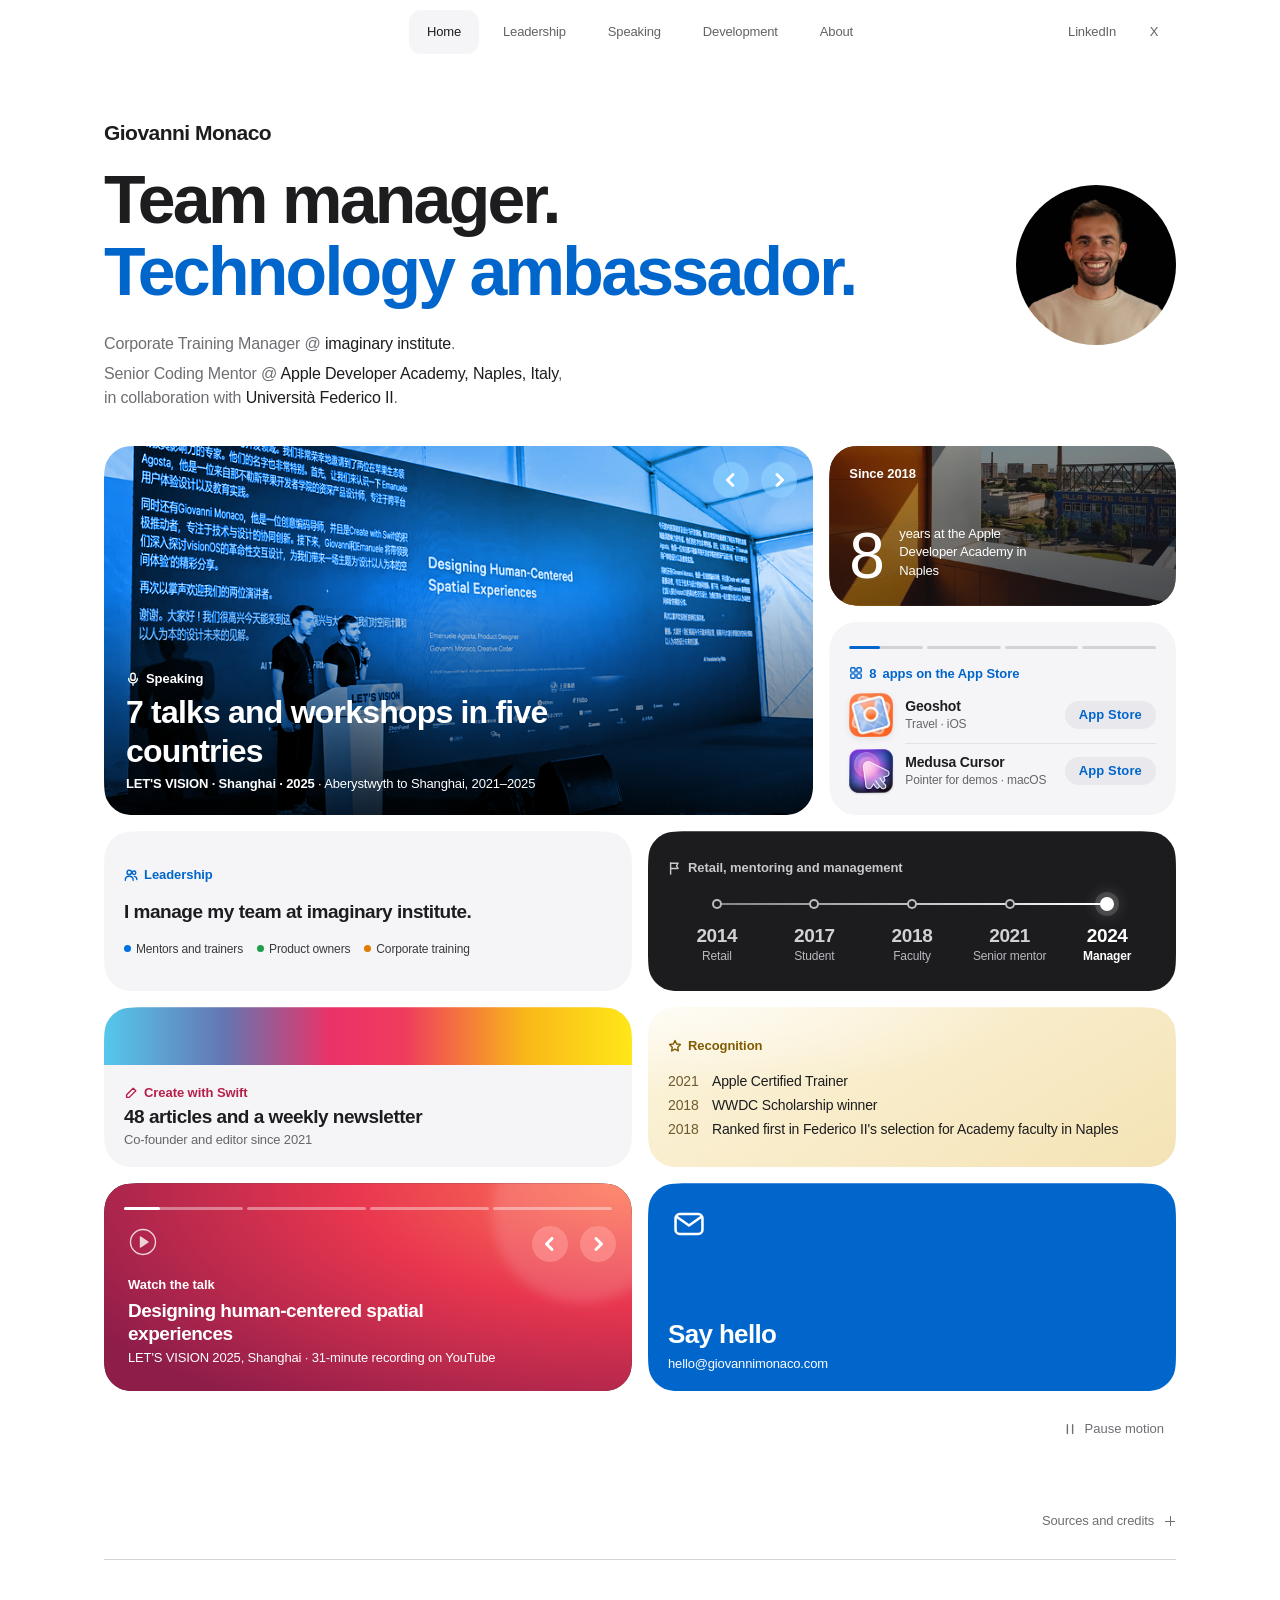
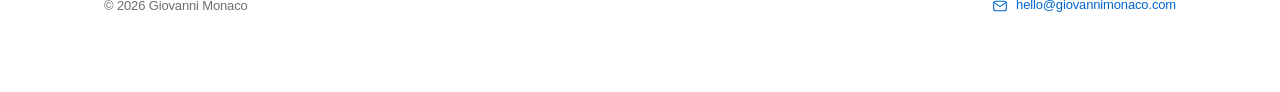
<file: leadership/index.html>
<!doctype html>
<html lang="en">
<head>
<meta charset="utf-8">
<meta name="viewport" content="width=device-width, initial-scale=1">
<script src="/assets/site/7dc8b7170ec452e5.js"></script>
<title>Leadership · The team I manage · Giovanni Monaco</title>
<meta name="description" content="Team management and corporate training at imaginary institute, plus Giovanni Monaco’s mentoring at the Apple Developer Academy in Naples.">
<link rel="canonical" href="https://giovannimonaco.com/leadership/">
<meta property="og:type" content="website">
<meta property="og:site_name" content="Giovanni Monaco">
<meta property="og:title" content="Leadership · The team I manage · Giovanni Monaco">
<meta property="og:description" content="Team management and corporate training at imaginary institute, plus Giovanni Monaco’s mentoring at the Apple Developer Academy in Naples.">
<meta property="og:url" content="https://giovannimonaco.com/leadership/">
<meta property="og:image" content="https://giovannimonaco.com/og-image.jpg">
<meta property="og:image:width" content="1200">
<meta property="og:image:height" content="630">
<meta property="og:image:alt" content="Portrait of Giovanni Monaco">
<meta name="twitter:card" content="summary_large_image">
<meta name="twitter:site" content="@giovanni_jean">
<meta name="twitter:image" content="https://giovannimonaco.com/og-image.jpg">
<meta name="twitter:image:alt" content="Portrait of Giovanni Monaco">
<link rel="icon" type="image/x-icon" sizes="16x16 32x32 48x48 64x64" href="/favicon.ico">
<link rel="icon" type="image/png" sizes="64x64" href="/favicon-gm.png">
<link rel="apple-touch-icon" sizes="180x180" href="/touch-icon-gm.png">
<link rel="manifest" href="/site.webmanifest">
<meta name="apple-mobile-web-app-title" content="Giovanni Monaco">
<meta name="color-scheme" content="light dark">
<meta name="theme-color" media="(prefers-color-scheme: light)" content="#ffffff">
<meta name="theme-color" media="(prefers-color-scheme: dark)" content="#000000">
<link rel="stylesheet" href="/assets/site/ca0259819fe070cc.css">
<link rel="stylesheet" href="/product-style.css?v=20261116-h1-r2">
<link rel="stylesheet" href="/continuous-corners.css?v=20261114-r1">
<script src="/continuous-corners.js?v=20261114-r1" defer></script>
<script id="page-schema" type="application/ld+json">{"@context":"https://schema.org","@graph":[{"@type":"Person","@id":"https://giovannimonaco.com/#person","name":"Giovanni Monaco","url":"https://giovannimonaco.com/","image":"https://giovannimonaco.com/foto/responsive/giovanni-monaco-portrait-1600.webp","description":"Team manager and technology ambassador based in Naples.","jobTitle":["Corporate Training Manager","Senior Coding Mentor"],"worksFor":[{"@type":"Organization","name":"imaginary institute"},{"@type":"Organization","name":"Apple Developer Academy"}],"alumniOf":[{"@type":"CollegeOrUniversity","name":"Università di Napoli Federico II"}],"knowsAbout":["Team management","Apple platforms","visionOS","Spatial design","Machine learning","Swift","SwiftUI","Core ML","Challenge Based Learning"],"award":["WWDC Scholarship winner (2018)","Apple Certified Trainer (2021)"],"address":{"@type":"PostalAddress","addressLocality":"Naples","addressRegion":"Campania","addressCountry":"IT"},"email":"mailto:hello@giovannimonaco.com","sameAs":["https://www.linkedin.com/in/giovanni-monaco/","https://x.com/giovanni_jean","https://www.createwithswift.com/author/giovannimonaco/","https://github.com/giovannimonaco","https://imaginary.institute/team/giovanni-monaco","https://apps.apple.com/developer/giovanni-monaco/id1605119407"]},{"@type":"WebSite","@id":"https://giovannimonaco.com/#website","url":"https://giovannimonaco.com/","name":"Giovanni Monaco","inLanguage":"en","publisher":{"@id":"https://giovannimonaco.com/#person"}},{"@type":"WebPage","@id":"https://giovannimonaco.com/leadership/#webpage","url":"https://giovannimonaco.com/leadership/","name":"Leadership · The team I manage · Giovanni Monaco","description":"Team management and corporate training at imaginary institute, plus Giovanni Monaco’s mentoring at the Apple Developer Academy in Naples.","inLanguage":"en","isPartOf":{"@id":"https://giovannimonaco.com/#website"},"about":{"@id":"https://giovannimonaco.com/#person"},"dateModified":"2026-11-16T14:16:52.577Z"}]}</script>
</head>
<body>
<div class="page">

  <nav class="bar" aria-label="Main navigation">
    <a class="brand" href="/">Giovanni Monaco</a>
    <div class="tabs" role="tablist" aria-label="Portfolio sections">
      <a class="tab" role="tab" id="tab-home" aria-controls="panel-home" data-tab="home" aria-selected="false" href="/">Home</a>
      <a class="tab" role="tab" id="tab-teaching" aria-controls="panel-teaching" data-tab="teaching" aria-selected="true" href="/leadership/">Leadership</a>
      <a class="tab" role="tab" id="tab-talks" aria-controls="panel-talks" data-tab="talks" aria-selected="false" href="/speaking/">Speaking</a>
      <a class="tab" role="tab" id="tab-writing" aria-controls="panel-writing" data-tab="writing" aria-selected="false" href="/writing/">Development</a>
      <a class="tab" role="tab" id="tab-about" aria-controls="panel-about" data-tab="about" aria-selected="false" href="/about/">About</a>
    </div>
    <div class="out">
      <a href="https://www.linkedin.com/in/giovanni-monaco/">LinkedIn</a>
      <a href="https://x.com/giovanni_jean">X</a>
    </div>
  </nav>



  <main>
    <section class="panel leadership" data-panel="teaching" id="panel-teaching" role="tabpanel" aria-labelledby="tab-teaching">
      <header class="page-head lead-hero">
        <p class="lead-kicker">My team at imaginary institute</p>
        <div data-page-heading><h1 tabindex="-1"><span class="lead-line"><span>Helping people do</span></span><span class="lead-line"><span>their best work.</span></span></h1></div>
        <p class="lead-intro">At imaginary institute, I manage a team of mentors, trainers and product owners, and corporate training engagements.</p>
      </header>
      <section class="surface-section surface-gray" aria-labelledby="lead-team-title">
      <h2 id="lead-team-title" class="lead-section-title">How I lead my team.</h2>
      <div class="cards four" id="lead-team-cards" role="region" aria-label="How I lead my team at imaginary institute" tabindex="0">
        <div class="card"><div class="media glyph"><svg viewBox="0 0 48 48" fill="none" stroke="currentColor" stroke-width="2" stroke-linecap="round" stroke-linejoin="round" aria-hidden="true"><path d="M24 41V21M24 21c0-7-5-11-12-11 0 7 5 11 12 11ZM24 27c0-6 4-10 11-10 0 6-4 10-11 10Z"/></svg></div><h3>People and growth</h3><p>I support onboarding and development, and am consulted on candidate interviews.</p></div>
        <div class="card"><div class="media glyph"><svg viewBox="0 0 48 48" fill="none" stroke="currentColor" stroke-width="2" stroke-linecap="round" stroke-linejoin="round" aria-hidden="true"><rect x="8" y="11" width="32" height="28" rx="5"/><path d="M8 20h32M16 7v8M32 7v8M16 28h6M26 28h6"/></svg></div><h3>Planning</h3><p>I plan the team's work and adapt when priorities change.</p></div>
        <div class="card"><div class="media glyph"><svg viewBox="0 0 48 48" fill="none" stroke="currentColor" stroke-width="2" stroke-linecap="round" stroke-linejoin="round" aria-hidden="true"><path d="M9 39h30M14 33V23M24 33V11M34 33V18"/></svg></div><h3>Feedback</h3><p>I run regular one-to-ones and reviews to support each person’s growth.</p></div>
        <div class="card"><div class="media glyph"><svg viewBox="0 0 48 48" fill="none" stroke="currentColor" stroke-width="2" stroke-linecap="round" stroke-linejoin="round" aria-hidden="true"><path d="M8 11h32v21H23l-9 7v-7H8z"/><path d="M16 19h16M16 25h10"/></svg></div><h3>Team support</h3><p>I help my team work through concerns and keep collaboration constructive.</p></div>
      </div>
      <div class="lead-card-controls" aria-label="Team cards navigation">
        <button class="carousel-arrow carousel-arrow--previous" type="button" data-lead-step="-1" aria-label="Previous team card" aria-controls="lead-team-cards"><svg viewBox="0 0 36 36" aria-hidden="true" focusable="false"><path d="m22.5597 16.9375-5.5076-5.5c-.5854-.5854-1.5323-.5825-2.1157.0039-.5835.5869-.5815 1.5366.0039 2.1211l4.4438 4.4375-4.4438 4.4375c-.5854.5845-.5874 1.5342-.0039 2.1211.2922.2944.676.4414 1.0598.4414.3818 0 .7637-.1455 1.0559-.4375l5.5076-5.5c.2815-.2812.4403-.6636.4403-1.0625s-.1588-.7812-.4403-1.0625z"/></svg></button>
        <button class="carousel-arrow" type="button" data-lead-step="1" aria-label="Next team card" aria-controls="lead-team-cards"><svg viewBox="0 0 36 36" aria-hidden="true" focusable="false"><path d="m22.5597 16.9375-5.5076-5.5c-.5854-.5854-1.5323-.5825-2.1157.0039-.5835.5869-.5815 1.5366.0039 2.1211l4.4438 4.4375-4.4438 4.4375c-.5854.5845-.5874 1.5342-.0039 2.1211.2922.2944.676.4414 1.0598.4414.3818 0 .7637-.1455 1.0559-.4375l5.5076-5.5c.2815-.2812.4403-.6636.4403-1.0625s-.1588-.7812-.4403-1.0625z"/></svg></button>
      </div>
      </section>
      <section class="surface-section" aria-labelledby="lead-programs-title">
      <h2 id="lead-programs-title" class="lead-section-title">Management and mentoring.</h2>
      <div class="lead-program-sequence">
        <div class="lead-program-visual" aria-hidden="true">
          <img loading="lazy" decoding="async" class="lead-program-layer is-current" data-program-layer="0" src="/foto/responsive/giovanni-monaco-apple-developer-academy-student-2018-800.webp" srcset="/foto/responsive/giovanni-monaco-apple-developer-academy-student-2018-480.webp 480w, /foto/responsive/giovanni-monaco-apple-developer-academy-student-2018-800.webp 800w, /foto/responsive/giovanni-monaco-apple-developer-academy-student-2018-1200.webp 1200w, /foto/responsive/giovanni-monaco-apple-developer-academy-student-2018-1600.webp 1600w" sizes="(max-width: 600px) calc(100vw - 40px), (max-width: 1120px) 50vw, 560px" alt="" width="1672" height="941">
          <img loading="lazy" decoding="async" class="lead-program-layer" data-program-layer="1" src="/foto/responsive/apple-developer-academy-naples-teamwork-2026-800.webp" srcset="/foto/responsive/apple-developer-academy-naples-teamwork-2026-480.webp 480w, /foto/responsive/apple-developer-academy-naples-teamwork-2026-800.webp 800w, /foto/responsive/apple-developer-academy-naples-teamwork-2026-1200.webp 1200w, /foto/responsive/apple-developer-academy-naples-teamwork-2026-1350.webp 1350w" sizes="(max-width: 600px) calc(100vw - 40px), (max-width: 1120px) 50vw, 560px" alt="" width="1350" height="1800">
          <img loading="lazy" decoding="async" class="lead-program-layer" data-program-layer="2" src="/foto/responsive/imaginary-institute-corporate-training-800.webp" srcset="/foto/responsive/imaginary-institute-corporate-training-480.webp 480w, /foto/responsive/imaginary-institute-corporate-training-800.webp 800w, /foto/responsive/imaginary-institute-corporate-training-1200.webp 1200w, /foto/responsive/imaginary-institute-corporate-training-1600.webp 1600w" sizes="(max-width: 600px) calc(100vw - 40px), (max-width: 1120px) 50vw, 560px" alt="" width="2048" height="1365">
          <span class="lead-program-caption">Apple Developer Academy, Naples</span>
        </div>
        <div class="lead-program-content">
      <div class="cards three" id="lead-program-cards" role="region" aria-label="Management at imaginary institute and mentoring in education" tabindex="0">
        <div class="card"><div class="media photo"><img loading="lazy" decoding="async" src="/foto/responsive/giovanni-monaco-apple-developer-academy-student-2018-800.webp" srcset="/foto/responsive/giovanni-monaco-apple-developer-academy-student-2018-480.webp 480w, /foto/responsive/giovanni-monaco-apple-developer-academy-student-2018-800.webp 800w, /foto/responsive/giovanni-monaco-apple-developer-academy-student-2018-1200.webp 1200w, /foto/responsive/giovanni-monaco-apple-developer-academy-student-2018-1600.webp 1600w" sizes="(max-width: 600px) calc(100vw - 40px), (max-width: 1120px) 50vw, 560px" alt="Giovanni Monaco collaborating with fellow students at the Apple Developer Academy in Naples in 2018" width="1672" height="941"></div><h3>Apple Developer Academy, Naples</h3><p>At the Academy in Naples, a collaboration between Apple and Università Federico II, I contribute as a Senior Coding Mentor. I co-create and co-facilitate the learning experience, helping students build apps, a product mindset and collaboration skills.</p></div>
        <div class="card"><div class="media photo"><img loading="lazy" decoding="async" src="/foto/responsive/apple-developer-academy-naples-teamwork-2026-800.webp" srcset="/foto/responsive/apple-developer-academy-naples-teamwork-2026-480.webp 480w, /foto/responsive/apple-developer-academy-naples-teamwork-2026-800.webp 800w, /foto/responsive/apple-developer-academy-naples-teamwork-2026-1200.webp 1200w, /foto/responsive/apple-developer-academy-naples-teamwork-2026-1350.webp 1350w" sizes="(max-width: 600px) calc(100vw - 40px), (max-width: 1120px) 50vw, 560px" alt="Students collaborating around a table at the Apple Developer Academy in Naples, viewed from above" width="1350" height="1800"></div><h3>Apple Foundation Program</h3><p>In 2021, I worked with the mentor team on consolidating the curriculum in Italy, bringing together app development, design and business.</p></div>
        <div class="card"><div class="media photo"><img loading="lazy" decoding="async" src="/foto/responsive/imaginary-institute-corporate-training-800.webp" srcset="/foto/responsive/imaginary-institute-corporate-training-480.webp 480w, /foto/responsive/imaginary-institute-corporate-training-800.webp 800w, /foto/responsive/imaginary-institute-corporate-training-1200.webp 1200w, /foto/responsive/imaginary-institute-corporate-training-1600.webp 1600w" sizes="(max-width: 600px) calc(100vw - 40px), (max-width: 1120px) 50vw, 560px" alt="Name badges reading Hello my name is, with two markers, on a wooden table" width="2048" height="1365"></div><h3>Corporate training</h3><p>At imaginary institute, I manage my team and custom training engagements for companies working across design and technology.</p></div>
      </div>

      <div class="lead-card-controls" aria-label="Program cards navigation">
        <button class="carousel-arrow carousel-arrow--previous" type="button" data-lead-step="-1" aria-label="Previous program card" aria-controls="lead-program-cards"><svg viewBox="0 0 36 36" aria-hidden="true" focusable="false"><path d="m22.5597 16.9375-5.5076-5.5c-.5854-.5854-1.5323-.5825-2.1157.0039-.5835.5869-.5815 1.5366.0039 2.1211l4.4438 4.4375-4.4438 4.4375c-.5854.5845-.5874 1.5342-.0039 2.1211.2922.2944.676.4414 1.0598.4414.3818 0 .7637-.1455 1.0559-.4375l5.5076-5.5c.2815-.2812.4403-.6636.4403-1.0625s-.1588-.7812-.4403-1.0625z"/></svg></button>
        <button class="carousel-arrow" type="button" data-lead-step="1" aria-label="Next program card" aria-controls="lead-program-cards"><svg viewBox="0 0 36 36" aria-hidden="true" focusable="false"><path d="m22.5597 16.9375-5.5076-5.5c-.5854-.5854-1.5323-.5825-2.1157.0039-.5835.5869-.5815 1.5366.0039 2.1211l4.4438 4.4375-4.4438 4.4375c-.5854.5845-.5874 1.5342-.0039 2.1211.2922.2944.676.4414 1.0598.4414.3818 0 .7637-.1455 1.0559-.4375l5.5076-5.5c.2815-.2812.4403-.6636.4403-1.0625s-.1588-.7812-.4403-1.0625z"/></svg></button>
      </div>
        </div>
      </div>
      </section>
      <section class="surface-section surface-gray" aria-labelledby="lead-work-title">
      <h2 id="lead-work-title" class="lead-section-title">Selected work.</h2>
      <ul class="rows">
        <li><span class="t">Simplon, Paris</span><span class="y">2024, 2026</span><span class="d">For imaginary institute, I led an on-site team supporting mentors and curriculum development, then managed a return engagement in 2026.</span></li>
        <li><span class="t">Partnerships</span><span class="y">2021-2024</span><span class="d">I built and managed partnerships with companies and institutions.</span></li>
        <li><span class="t">Selection commissions</span><span class="y">2023, 2026</span><span class="d">Appointed by Università di Napoli Federico II as an external expert for candidate selection at the Apple Developer Academy in Naples.</span></li>
      </ul>
      </section>
      <details class="site-sources">
        <summary>Sources and credits</summary><div class="sources-body">
        <p>Academy photo of Giovanni in 2018: <a href="https://www.repubblica.it/tecnologia/prodotti/2018/05/03/news/apple_developer_academy_400_posti_disponibili_per_nuovi_studenti-195424181/">la Repubblica, May 2018</a> (AI-restored version). Learning and Home campus photography, Naples: Emanuele Di Mare / <a href="https://www.nssedicola.com/it/culture/45658/apple-developer-academy-napoli-storie-studenti">nss edicola, June 2026</a>. Corporate training photography: <a href="https://imaginary.institute/innovation-and-training">imaginary institute</a>.</p>
        <p>Academy and its collaboration with Università Federico II: <a href="https://www.apple.com/uk/newsroom/2021/09/apple-expands-naples-developer-academy-creating-new-opportunities-for-european-entrepreneurs/">Apple Newsroom, September 2021</a>. The overhead photograph illustrates collaboration at the Naples Academy; it does not document the 2021 Foundation curriculum work.</p>
        <p>Professional background and client list: <a href="https://imaginary.institute">imaginary institute</a> and <a href="https://www.linkedin.com/in/giovanni-monaco/">LinkedIn</a>. Selection commissions: <a href="https://www.unina.it/it/servizi-e-opportunita/opportunita-e-iniziative/apple-developer-academy">Università di Napoli Federico II</a>.</p>
      </div></details>
    </section>

</main>

  <footer class="site-footer"><span>© <span data-this-year>2026</span> Giovanni Monaco</span><a class="footer-contact" href="mailto:hello@giovannimonaco.com"><svg viewBox="0 0 24 24" aria-hidden="true"><rect x="2.5" y="5" width="19" height="14" rx="3"/><path d="M3.5 7l8.5 6 8.5-6"/></svg><span>hello@giovannimonaco.com</span></a></footer>
</div>

<script id="other-sections" type="application/json">{"panels":"    \u003csection class=\"panel\" data-panel=\"home\" id=\"panel-home\" role=\"tabpanel\" aria-labelledby=\"tab-home\" hidden>\n      \u003cdiv class=\"home\">\n        \u003cdiv class=\"home-grid\">\n          \u003cdiv class=\"wg b-talk\" role=\"group\" aria-label=\"Speaking photos\">\n            \u003ca class=\"w w-photo\" href=\"/speaking/\" aria-label=\"Explore talks and workshops\">\n              \u003cdiv class=\"photos\">\n                \u003cimg loading=\"lazy\" decoding=\"async\" src=\"/foto/responsive/giovanni-monaco-lets-vision-2025-shanghai-800.webp\" srcset=\"/foto/responsive/giovanni-monaco-lets-vision-2025-shanghai-480.webp 480w, /foto/responsive/giovanni-monaco-lets-vision-2025-shanghai-800.webp 800w, /foto/responsive/giovanni-monaco-lets-vision-2025-shanghai-1200.webp 1200w, /foto/responsive/giovanni-monaco-lets-vision-2025-shanghai-1600.webp 1600w\" sizes=\"(max-width: 760px) calc(100vw - 40px), (max-width: 1120px) 66vw, 710px\" alt=\"Giovanni Monaco and Emanuele Agosta on stage at LET'S VISION 2025 in Shanghai\" width=\"2000\" height=\"1333\" style=\"object-position:30% 60%\" data-ev=\"LET'S VISION · Shanghai · 2025\" data-tint=\"#0a84ff\" class=\"on\">\n                \u003cimg src=\"/foto/responsive/giovanni-monaco-designfao-2024-faro-800.webp\" srcset=\"/foto/responsive/giovanni-monaco-designfao-2024-faro-480.webp 480w, /foto/responsive/giovanni-monaco-designfao-2024-faro-800.webp 800w, /foto/responsive/giovanni-monaco-designfao-2024-faro-1200.webp 1200w, /foto/responsive/giovanni-monaco-designfao-2024-faro-1280.webp 1280w\" sizes=\"(max-width: 760px) calc(100vw - 40px), (max-width: 1120px) 66vw, 710px\" alt=\"Giovanni Monaco and Emanuele Agosta on stage at designFAO 2024 in Faro\" width=\"1280\" height=\"853\" style=\"object-position:50% 50%\" data-ev=\"designFAO · Faro · 2024\" data-tint=\"#bf5af2\" loading=\"lazy\">\n                \u003cimg src=\"/foto/responsive/giovanni-monaco-iosdevuk-2024-workshop-800.webp\" srcset=\"/foto/responsive/giovanni-monaco-iosdevuk-2024-workshop-480.webp 480w, /foto/responsive/giovanni-monaco-iosdevuk-2024-workshop-800.webp 800w, /foto/responsive/giovanni-monaco-iosdevuk-2024-workshop-1080.webp 1080w\" sizes=\"(max-width: 760px) calc(100vw - 40px), (max-width: 1120px) 66vw, 710px\" alt=\"The Vision Pro workshop at iOSDevUK 2024 in Aberystwyth\" width=\"1080\" height=\"1350\" style=\"object-position:50% 55%\" data-ev=\"iOSDevUK · Aberystwyth · 2024\" data-tint=\"#ff375f\" loading=\"lazy\">\n                \u003cimg src=\"/foto/responsive/giovanni-monaco-xr-salento-2025-tutorial-800.webp\" srcset=\"/foto/responsive/giovanni-monaco-xr-salento-2025-tutorial-480.webp 480w, /foto/responsive/giovanni-monaco-xr-salento-2025-tutorial-800.webp 800w\" sizes=\"(max-width: 760px) calc(100vw - 40px), (max-width: 1120px) 66vw, 710px\" alt=\"The tutorial at XR Salento 2025 in Otranto\" width=\"800\" height=\"600\" style=\"object-position:50% 50%\" data-ev=\"XR Salento · Otranto · 2025\" data-tint=\"#ff9f0a\" loading=\"lazy\">\n                \u003cimg src=\"/foto/responsive/giovanni-monaco-imaginary-institute-talk-800.webp\" srcset=\"/foto/responsive/giovanni-monaco-imaginary-institute-talk-480.webp 480w, /foto/responsive/giovanni-monaco-imaginary-institute-talk-800.webp 800w, /foto/responsive/giovanni-monaco-imaginary-institute-talk-1175.webp 1175w\" sizes=\"(max-width: 760px) calc(100vw - 40px), (max-width: 1120px) 66vw, 710px\" alt=\"Giovanni Monaco presenting on stage with a colleague\" width=\"1175\" height=\"763\" style=\"object-position:50% 35%\" data-ev=\"On stage for imaginary institute\" data-tint=\"#30d158\" loading=\"lazy\">\n                \u003cspan class=\"tint\" style=\"background-color:#0a84ff\">\u003c/span>\n              \u003c/div>\n              \u003cdiv class=\"w-over\">\u003cspan class=\"wh\">\u003csvg viewBox=\"0 0 16 16\" aria-hidden=\"true\">\u003crect x=\"5.5\" y=\"1.5\" width=\"5\" height=\"8\" rx=\"2.5\"/>\u003cpath d=\"M3 7.5a5 5 0 0 0 10 0M8 12.5V15\"/>\u003c/svg>Speaking\u003c/span>\u003cb>\u003cspan data-count=\"talks\">7\u003c/span> talks and workshops in \u003cspan data-count=\"countries\">five\u003c/span> countries\u003c/b>\u003cspan class=\"sub\">\u003cspan class=\"ev\">LET'S VISION · Shanghai · 2025\u003c/span> · Aberystwyth to Shanghai, \u003cspan data-range=\"talks\">2021–2025\u003c/span>\u003c/span>\u003c/div>\n            \u003c/a>\n          \u003c/div>\n          \u003ca class=\"wg b-lead\" href=\"/leadership/\">\n            \u003cdiv class=\"w w-lead\">\n              \u003cspan class=\"wh\">\u003csvg viewBox=\"0 0 16 16\" aria-hidden=\"true\">\u003ccircle cx=\"6\" cy=\"5\" r=\"2.5\"/>\u003cpath d=\"M1.5 14c0-2.7 2-4.5 4.5-4.5s4.5 1.8 4.5 4.5\"/>\u003ccircle cx=\"11.5\" cy=\"5.5\" r=\"2\"/>\u003cpath d=\"M12 9.6c1.6.3 2.7 1.8 2.7 3.6\"/>\u003c/svg>Leadership\u003c/span>\n              \u003cb>I manage my team at imaginary institute.\u003c/b>\n              \u003cul class=\"dots\">\u003cli style=\"--c:#0071e3\">Mentors and trainers\u003c/li>\u003cli style=\"--c:#1f9d48\">Product owners\u003c/li>\u003cli style=\"--c:#e07b00\">Corporate training\u003c/li>\u003c/ul>\n            \u003c/div>\n          \u003c/a>\n          \u003ca class=\"wg b-years\" href=\"/about/\">\n            \u003cdiv class=\"w w-cal\">\n              \u003cimg class=\"academy-campus-photo on\" loading=\"lazy\" decoding=\"async\" src=\"/foto/responsive/apple-developer-academy-naples-campus-2026-480.webp\" srcset=\"/foto/responsive/apple-developer-academy-naples-campus-2026-480.webp 480w, /foto/responsive/apple-developer-academy-naples-campus-2026-800.webp 800w, /foto/responsive/apple-developer-academy-naples-campus-2026-1200.webp 1200w, /foto/responsive/apple-developer-academy-naples-campus-2026-1350.webp 1350w\" sizes=\"(max-width: 760px) calc((100vw - 56px) / 2), (max-width: 1120px) 33vw, 350px\" alt=\"\" aria-hidden=\"true\" width=\"1350\" height=\"1800\">\n              \u003cimg class=\"academy-campus-photo\" loading=\"lazy\" decoding=\"async\" src=\"/foto/responsive/apple-developer-academy-naples-teamwork-2026-480.webp\" srcset=\"/foto/responsive/apple-developer-academy-naples-teamwork-2026-480.webp 480w, /foto/responsive/apple-developer-academy-naples-teamwork-2026-800.webp 800w, /foto/responsive/apple-developer-academy-naples-teamwork-2026-1200.webp 1200w, /foto/responsive/apple-developer-academy-naples-teamwork-2026-1350.webp 1350w\" sizes=\"(max-width: 760px) calc((100vw - 56px) / 2), (max-width: 1120px) 33vw, 350px\" alt=\"\" aria-hidden=\"true\" width=\"1350\" height=\"1800\" style=\"object-position:50% 45%\">\n              \u003cimg class=\"academy-campus-photo\" loading=\"lazy\" decoding=\"async\" src=\"/foto/responsive/giovanni-monaco-apple-developer-academy-student-2018-480.webp\" srcset=\"/foto/responsive/giovanni-monaco-apple-developer-academy-student-2018-480.webp 480w, /foto/responsive/giovanni-monaco-apple-developer-academy-student-2018-800.webp 800w, /foto/responsive/giovanni-monaco-apple-developer-academy-student-2018-1200.webp 1200w, /foto/responsive/giovanni-monaco-apple-developer-academy-student-2018-1600.webp 1600w\" sizes=\"(max-width: 760px) calc((100vw - 56px) / 2), (max-width: 1120px) 33vw, 350px\" alt=\"\" aria-hidden=\"true\" width=\"1672\" height=\"941\" style=\"object-position:52% 45%\">\n              \u003cspan class=\"wh\">Since 2018\u003c/span>\u003cb class=\"big\" data-since=\"2018-10-01\">8\u003c/b>\u003cspan class=\"sub\">years at the Apple Developer Academy in Naples\u003c/span>\n            \u003c/div>\n          \u003c/a>\n          \u003cdiv class=\"wg b-apps\" role=\"group\" aria-label=\"Apps on the App Store\">\n            \u003cdiv class=\"w w-apps\">\n              \u003cdiv class=\"bars app-bars\" role=\"group\" aria-label=\"App pages\">\u003c/div>\n              \u003ca class=\"wh\" href=\"/writing/\" aria-label=\"Explore all apps\">\u003csvg viewBox=\"0 0 16 16\" aria-hidden=\"true\">\u003crect x=\"2\" y=\"2\" width=\"5\" height=\"5\" rx=\"1.4\"/>\u003crect x=\"9\" y=\"2\" width=\"5\" height=\"5\" rx=\"1.4\"/>\u003crect x=\"2\" y=\"9\" width=\"5\" height=\"5\" rx=\"1.4\"/>\u003crect x=\"9\" y=\"9\" width=\"5\" height=\"5\" rx=\"1.4\"/>\u003c/svg>\u003cspan data-count=\"apps\">8\u003c/span> apps on the App Store\u003c/a>\n              \u003cdiv class=\"appview\">\u003cul class=\"applist\">\u003cli>\u003ca class=\"app-link\" href=\"https://apps.apple.com/app/id6504120634\" aria-label=\"View Geoshot on the App Store\">\u003cspan class=\"app-icon-frame\">\u003cimg loading=\"lazy\" decoding=\"async\" data-app=\"6504120634\" src=\"/foto/responsive/geoshot-256.webp\" srcset=\"/foto/responsive/geoshot-96.webp 96w, /foto/responsive/geoshot-192.webp 192w, /foto/responsive/geoshot-256.webp 256w, /foto/responsive/geoshot-512.webp 512w\" sizes=\"44px\" alt=\"\" width=\"512\" height=\"512\">\u003c/span>\u003cspan class=\"nm\">\u003cb>Geoshot\u003c/b>\u003cspan>Travel · iOS\u003c/span>\u003c/span>\u003cspan class=\"get\">App Store\u003c/span>\u003c/a>\u003c/li>\u003cli>\u003ca class=\"app-link\" href=\"https://apps.apple.com/app/id6742331297\" aria-label=\"View Medusa Cursor on the App Store\">\u003cimg data-transparent=\"true\" loading=\"lazy\" decoding=\"async\" data-app=\"6742331297\" src=\"/foto/responsive/medusa-256.webp\" srcset=\"/foto/responsive/medusa-96.webp 96w, /foto/responsive/medusa-192.webp 192w, /foto/responsive/medusa-256.webp 256w, /foto/responsive/medusa-512.webp 512w\" sizes=\"44px\" alt=\"\" width=\"512\" height=\"512\">\u003cspan class=\"nm\">\u003cb>Medusa Cursor\u003c/b>\u003cspan>Pointer for demos · macOS\u003c/span>\u003c/span>\u003cspan class=\"get\">App Store\u003c/span>\u003c/a>\u003c/li>\u003cli>\u003ca class=\"app-link\" href=\"https://apps.apple.com/app/id6759604004\" aria-label=\"View Orya Timer on the App Store\">\u003cspan class=\"app-icon-frame\">\u003cimg loading=\"lazy\" decoding=\"async\" data-app=\"6759604004\" src=\"/foto/responsive/orya-timer-256.webp\" srcset=\"/foto/responsive/orya-timer-96.webp 96w, /foto/responsive/orya-timer-192.webp 192w, /foto/responsive/orya-timer-256.webp 256w, /foto/responsive/orya-timer-512.webp 512w\" sizes=\"44px\" alt=\"\" width=\"512\" height=\"512\">\u003c/span>\u003cspan class=\"nm\">\u003cb>Orya Timer\u003c/b>\u003cspan>Health &amp; fitness · iOS\u003c/span>\u003c/span>\u003cspan class=\"get\">App Store\u003c/span>\u003c/a>\u003c/li>\u003cli>\u003ca class=\"app-link\" href=\"https://apps.apple.com/app/id6739492783\" aria-label=\"View Lucid on the App Store\">\u003cimg data-transparent=\"true\" loading=\"lazy\" decoding=\"async\" data-app=\"6739492783\" src=\"/foto/responsive/lucid-256.webp\" srcset=\"/foto/responsive/lucid-96.webp 96w, /foto/responsive/lucid-192.webp 192w, /foto/responsive/lucid-256.webp 256w, /foto/responsive/lucid-512.webp 512w\" sizes=\"44px\" alt=\"\" width=\"512\" height=\"512\">\u003cspan class=\"nm\">\u003cb>Lucid\u003c/b>\u003cspan>Floating timers · macOS\u003c/span>\u003c/span>\u003cspan class=\"get\">App Store\u003c/span>\u003c/a>\u003c/li>\u003cli>\u003ca class=\"app-link\" href=\"https://apps.apple.com/it/app/sdo-facile/id1264531086\" aria-label=\"View SDO Facile on the App Store\">\u003cspan class=\"app-icon-frame\">\u003cimg loading=\"lazy\" decoding=\"async\" data-app=\"1264531086\" src=\"/foto/responsive/sdo-facile-256.webp\" srcset=\"/foto/responsive/sdo-facile-96.webp 96w, /foto/responsive/sdo-facile-192.webp 192w, /foto/responsive/sdo-facile-256.webp 256w, /foto/responsive/sdo-facile-512.webp 512w\" sizes=\"44px\" alt=\"\" width=\"512\" height=\"512\">\u003c/span>\u003cspan class=\"nm\">\u003cb>SDO Facile\u003c/b>\u003cspan>Medical · iOS\u003c/span>\u003c/span>\u003cspan class=\"get\">App Store\u003c/span>\u003c/a>\u003c/li>\u003cli>\u003ca class=\"app-link\" href=\"https://apps.apple.com/app/id6504595915\" aria-label=\"View Anachronism on the App Store\">\u003cspan class=\"app-icon-frame\">\u003cimg loading=\"lazy\" decoding=\"async\" data-app=\"6504595915\" src=\"/foto/responsive/anachronism-256.webp\" srcset=\"/foto/responsive/anachronism-96.webp 96w, /foto/responsive/anachronism-192.webp 192w, /foto/responsive/anachronism-256.webp 256w, /foto/responsive/anachronism-512.webp 512w\" sizes=\"44px\" alt=\"\" width=\"512\" height=\"512\">\u003c/span>\u003cspan class=\"nm\">\u003cb>Anachronism\u003c/b>\u003cspan>Clock as digital art · Mac, iPad, TV\u003c/span>\u003c/span>\u003cspan class=\"get\">App Store\u003c/span>\u003c/a>\u003c/li>\u003cli>\u003ca class=\"app-link\" href=\"https://apps.apple.com/app/id1617993523\" aria-label=\"View Hello Custom Wallpapers on the App Store\">\u003cspan class=\"app-icon-frame\">\u003cimg loading=\"lazy\" decoding=\"async\" data-app=\"1617993523\" src=\"/foto/responsive/hello-custom-wallpapers-256.webp\" srcset=\"/foto/responsive/hello-custom-wallpapers-96.webp 96w, /foto/responsive/hello-custom-wallpapers-192.webp 192w, /foto/responsive/hello-custom-wallpapers-256.webp 256w, /foto/responsive/hello-custom-wallpapers-512.webp 512w\" sizes=\"44px\" alt=\"\" width=\"512\" height=\"512\">\u003c/span>\u003cspan class=\"nm\">\u003cb>Hello Custom Wallpapers\u003c/b>\u003cspan>Graphics &amp; design · iOS\u003c/span>\u003c/span>\u003cspan class=\"get\">App Store\u003c/span>\u003c/a>\u003c/li>\u003cli>\u003ca class=\"app-link\" href=\"https://apps.apple.com/app/id1347811028\" aria-label=\"View NoiseGate on the App Store\">\u003cspan class=\"app-icon-frame\">\u003cimg loading=\"lazy\" decoding=\"async\" data-app=\"1347811028\" src=\"/foto/responsive/noisegate-256.webp\" srcset=\"/foto/responsive/noisegate-96.webp 96w, /foto/responsive/noisegate-192.webp 192w, /foto/responsive/noisegate-256.webp 256w, /foto/responsive/noisegate-512.webp 512w\" sizes=\"44px\" alt=\"\" width=\"512\" height=\"512\">\u003c/span>\u003cspan class=\"nm\">\u003cb>NoiseGate\u003c/b>\u003cspan>Utilities · iOS\u003c/span>\u003c/span>\u003cspan class=\"get\">App Store\u003c/span>\u003c/a>\u003c/li>\u003c/ul>\u003c/div>\n            \u003c/div>\n          \u003c/div>\n          \u003ca class=\"wg b-line\" href=\"/about/\">\n            \u003cdiv class=\"w w-line\">\n              \u003cspan class=\"wh\">\u003csvg viewBox=\"0 0 16 16\" aria-hidden=\"true\">\u003cpath d=\"M3 15V2M3 2.5h8.5l-1.8 3 1.8 3H3\"/>\u003c/svg>Retail, mentoring and management\u003c/span>\n              \u003col class=\"line\">\n                \u003cli>\u003cspan class=\"line-label\">\u003ci>2014\u003c/i>Retail\u003c/span>\u003c/li>\n                \u003cli>\u003cspan class=\"line-label\">\u003ci>2017\u003c/i>Student\u003c/span>\u003c/li>\n                \u003cli>\u003cspan class=\"line-label\">\u003ci>2018\u003c/i>Faculty\u003c/span>\u003c/li>\n                \u003cli>\u003cspan class=\"line-label\">\u003ci>2021\u003c/i>Senior mentor\u003c/span>\u003c/li>\n                \u003cli>\u003cspan class=\"line-label\">\u003ci>2024\u003c/i>Manager\u003c/span>\u003c/li>\n              \u003c/ol>\n            \u003c/div>\n          \u003c/a>\n          \u003ca class=\"wg b-news\" href=\"/writing/\">\n            \u003cdiv class=\"w w-news\">\n              \u003cdiv class=\"band\" aria-hidden=\"true\">\u003c/div>\n              \u003cdiv class=\"body\">\u003cspan class=\"wh\">\u003csvg viewBox=\"0 0 16 16\" aria-hidden=\"true\">\u003cpath d=\"M10.5 2.5l3 3L6 13H3v-3z\"/>\u003c/svg>Create with Swift\u003c/span>\u003cb>48 articles and a weekly newsletter\u003c/b>\u003cspan class=\"sub\">Co-founder and editor since 2021\u003c/span>\u003c/div>\n            \u003c/div>\n          \u003c/a>\n          \u003cdiv class=\"wg b-map\" role=\"group\" aria-roledescription=\"carousel\" aria-label=\"Selected highlights\">\n            \u003ca class=\"w w-stack\" href=\"https://www.youtube.com/watch?v=yuDELsJElsA\">\n              \u003cdiv class=\"slides\">\n                \u003cdiv class=\"slide s-talk\" style=\"--i:0\" data-href=\"https://www.youtube.com/watch?v=yuDELsJElsA\">\u003cspan class=\"art\">\u003csvg viewBox=\"0 0 48 48\" aria-hidden=\"true\">\u003ccircle cx=\"24\" cy=\"24\" r=\"20\"/>\u003cpath d=\"M20 16l12 8-12 8z\" class=\"fill\"/>\u003c/svg>\u003c/span>\u003cdiv class=\"txt\">\u003cspan class=\"wh\">Watch the talk\u003c/span>\u003cb>Designing human-centered spatial experiences\u003c/b>\u003cspan class=\"sub\">LET'S VISION 2025, Shanghai · 31-minute recording on YouTube\u003c/span>\u003c/div>\u003c/div>\n                \u003cdiv class=\"slide s-sel\" style=\"--i:1\" data-href=\"/leadership/\">\u003cspan class=\"art\">\u003csvg viewBox=\"0 0 48 48\" aria-hidden=\"true\">\u003ccircle cx=\"24\" cy=\"20\" r=\"11\"/>\u003cpath d=\"M18 29l-3 14 9-5 9 5-3-14\"/>\u003cpath d=\"M19.5 20l3 3 6-6\"/>\u003c/svg>\u003c/span>\u003cdiv class=\"txt\">\u003cspan class=\"wh\">Selection commission\u003c/span>\u003cb>I help select students for the Academy in Naples\u003c/b>\u003cspan class=\"sub\">External expert for Federico II · 2023/24 and 2026/27\u003c/span>\u003c/div>\u003c/div>\n                \u003cdiv class=\"slide s-paris\" style=\"--i:2\" data-href=\"/leadership/\">\u003cspan class=\"art\">\u003csvg viewBox=\"0 0 48 48\" aria-hidden=\"true\">\u003cpath d=\"M6 27l36-15-12 30-6-12z\"/>\u003cpath d=\"M24 30l18-18\"/>\u003c/svg>\u003c/span>\u003cdiv class=\"txt\">\u003cspan class=\"wh\">Simplon, Paris\u003c/span>\u003cb>Supporting mentors who teach app development\u003c/b>\u003cspan class=\"sub\">Mentor and curriculum support · imaginary institute\u003c/span>\u003c/div>\u003c/div>\n                \u003cdiv class=\"slide s-play\" style=\"--i:3\" data-href=\"/writing/\">\u003cspan class=\"art\">\u003csvg viewBox=\"0 0 48 48\" aria-hidden=\"true\">\u003cpath d=\"M24 5l16 9v20l-16 9-16-9V14z\"/>\u003cpath d=\"M8 14l16 9 16-9M24 23v20\"/>\u003c/svg>\u003c/span>\u003cdiv class=\"txt\">\u003cspan class=\"wh\">Source code\u003c/span>\u003cb>Spatial Interactions Playgrounds for visionOS\u003c/b>\u003cspan class=\"sub\">Free source code for Apple Vision Pro · I managed the project\u003c/span>\u003c/div>\u003c/div>\n              \u003c/div>\n            \u003c/a>\n            \u003cdiv class=\"bars highlight-bars\" role=\"group\" aria-label=\"Choose a highlight\">\u003c/div>\n          \u003c/div>\n          \u003ca class=\"wg b-mail\" href=\"mailto:hello@giovannimonaco.com\">\n            \u003cdiv class=\"w w-mail\">\u003cspan class=\"env\">\u003csvg viewBox=\"0 0 24 24\" aria-hidden=\"true\">\u003crect x=\"2.5\" y=\"5\" width=\"19\" height=\"14\" rx=\"3\"/>\u003cpath d=\"M3.5 7l8.5 6 8.5-6\"/>\u003c/svg>\u003c/span>\u003cb>Say hello\u003c/b>\u003cspan class=\"sub\">hello@\u003cwbr>giovannimonaco.com\u003c/span>\u003c/div>\n          \u003c/a>\n          \u003ca class=\"wg b-rec\" href=\"/about/\">\n            \u003cdiv class=\"w w-rec\">\n              \u003cspan class=\"wh\">\u003csvg viewBox=\"0 0 16 16\" aria-hidden=\"true\">\u003cpath d=\"M8 1.8l1.9 3.9 4.3.6-3.1 3 .7 4.3L8 11.6l-3.8 2 .7-4.3-3.1-3 4.3-.6z\"/>\u003c/svg>Recognition\u003c/span>\n              \u003cul class=\"rec\">\u003cli>\u003ci>2021\u003c/i>Apple Certified Trainer\u003c/li>\u003cli>\u003ci>2018\u003c/i>WWDC Scholarship winner\u003c/li>\u003cli>\u003ci>2018\u003c/i>Ranked first in Federico II's selection for Academy faculty in Naples\u003c/li>\u003c/ul>\n            \u003c/div>\n          \u003c/a>\n        \u003c/div>\n        \u003cdiv class=\"home-tools\">\u003cbutton class=\"motion-toggle\" type=\"button\" aria-pressed=\"false\">\u003csvg viewBox=\"0 0 16 16\" aria-hidden=\"true\">\u003cpath class=\"pause-symbol\" d=\"M5 3v10M11 3v10\"/>\u003cpath class=\"play-symbol\" d=\"m5 3 8 5-8 5Z\"/>\u003c/svg>\u003cspan>Pause motion\u003c/span>\u003c/button>\u003c/div>\n      \u003c/div>\n      \u003cdetails class=\"site-sources\">\u003csummary>Sources and credits\u003c/summary>\u003cdiv class=\"sources-body\">\u003cul>\n        \u003cli>Portrait in the header, About and link previews: \u003ca href=\"https://www.xrsalento.it/xrsalento2025/demo/design-human-centered-spatial-experiences\">XR Salento 2025 speaker profile\u003c/a>.\u003c/li>\n        \u003cli>Speaking carousel: LET'S VISION photo from \u003ca href=\"https://createwithswift.com/create-with-swift-at-lets-vision-2025/\">Create with Swift\u003c/a>; stage photo from \u003ca href=\"https://imaginary.institute/insights\">imaginary institute\u003c/a>; iOSDevUK photo also published in \u003ca href=\"https://www.createwithswift.com/create-with-swift-at-iosdevuk/\">Create with Swift at iOSDevUK\u003c/a>; designFAO and XR Salento photos from LinkedIn posts, dated November 2024 and June 2025 respectively. Event sources are listed in \u003ca href=\"/speaking/\">Speaking\u003c/a>.\u003c/li>\n        \u003cli>Academy photographs: Emanuele Di Mare / \u003ca href=\"https://www.nssedicola.com/it/culture/45658/apple-developer-academy-napoli-storie-studenti\">nss edicola, June 2026\u003c/a>; photograph of Giovanni as a student from \u003ca href=\"https://www.repubblica.it/tecnologia/prodotti/2018/05/03/news/apple_developer_academy_400_posti_disponibili_per_nuovi_studenti-195424181/\">la Repubblica, May 2018\u003c/a> (AI-restored version).\u003c/li>\n        \u003cli>App icons: the App Store listings linked from each app. Create with Swift artwork: \u003ca href=\"https://www.createwithswift.com/\">Create with Swift\u003c/a>.\u003c/li>\n        \u003cli>Talk recording: \u003ca href=\"https://www.youtube.com/watch?v=yuDELsJElsA\">XRealityZone on YouTube\u003c/a>. Sources for the highlighted projects and professional milestones are listed in \u003ca href=\"/leadership/\">Leadership\u003c/a>, \u003ca href=\"/writing/\">Development\u003c/a> and \u003ca href=\"/about/\">About\u003c/a>.\u003c/li>\n      \u003c/ul>\u003c/div>\u003c/details>\n\n    \u003c/section>\n\n    \u003csection class=\"panel product-panel speaking\" data-panel=\"talks\" id=\"panel-talks\" role=\"tabpanel\" aria-labelledby=\"tab-talks\" hidden>\n      \u003cheader class=\"page-head product-head\">\u003cp class=\"section-kicker\">Talks &amp; workshops\u003c/p>\u003cdiv data-page-heading>\u003ch2 tabindex=\"-1\">\u003cspan>Emerging technologies.\u003c/span>\u003cspan>Explored together.\u003c/span>\u003c/h2>\u003c/div>\u003cp>Talks and hands-on workshops on visionOS, spatial design and machine learning, in \u003cspan data-count=\"countries\">five\u003c/span> countries · \u003cspan data-range=\"talks\">2021–2025\u003c/span>\u003c/p>\u003c/header>\n        \u003cdiv class=\"card wide speaking-feature\">\n          \u003cdiv class=\"media photo\">\u003cimg loading=\"lazy\" decoding=\"async\" src=\"/foto/responsive/giovanni-monaco-lets-vision-2025-shanghai-1200.webp\" srcset=\"/foto/responsive/giovanni-monaco-lets-vision-2025-shanghai-480.webp 480w, /foto/responsive/giovanni-monaco-lets-vision-2025-shanghai-800.webp 800w, /foto/responsive/giovanni-monaco-lets-vision-2025-shanghai-1200.webp 1200w, /foto/responsive/giovanni-monaco-lets-vision-2025-shanghai-1600.webp 1600w\" sizes=\"(max-width: 1120px) calc(100vw - 48px), 1072px\" alt=\"Giovanni Monaco and Emanuele Agosta presenting at LET'S VISION 2025 in Shanghai\" width=\"2000\" height=\"1333\">\u003c/div>\n          \u003ch2>Designing human-centered spatial experiences\u003c/h2>\n          \u003cp>With \u003ca class=\"inline-link\" href=\"https://emanueleagosta.github.io/portfolio/\">Emanuele Agosta\u003c/a> at LET'S VISION, Shanghai · 2025\u003c/p>\n          \u003ca class=\"action-link\" href=\"https://www.youtube.com/watch?v=yuDELsJElsA\">\u003cspan class=\"link-label\">Watch the 31-minute recording\u003c/span>\u003cspan class=\"link-icon\" aria-hidden=\"true\">\u003c/span>\u003c/a>\n\n        \u003c/div>\n      \u003csection class=\"surface-section surface-gray\" aria-labelledby=\"speaking-talks-title\">\n      \u003ch2 id=\"speaking-talks-title\" class=\"section-title\">Talks and workshops.\u003c/h2>\n      \u003cdiv class=\"cards talk-gallery\" id=\"talk-cards\" role=\"region\" aria-label=\"Talks and workshops\" tabindex=\"0\">\n        \u003cdiv class=\"card\" data-talk data-year=\"2025\" data-country=\"Italy\">\u003cdiv class=\"media photo\">\u003cimg loading=\"lazy\" decoding=\"async\" src=\"/foto/responsive/giovanni-monaco-xr-salento-2025-tutorial-800.webp\" srcset=\"/foto/responsive/giovanni-monaco-xr-salento-2025-tutorial-480.webp 480w, /foto/responsive/giovanni-monaco-xr-salento-2025-tutorial-800.webp 800w\" sizes=\"(max-width: 600px) calc(100vw - 40px), (max-width: 1120px) 50vw, 560px\" alt=\"Giovanni Monaco presenting the tutorial at XR Salento 2025 with two colleagues\" width=\"800\" height=\"600\">\u003c/div>\u003ch3>XR Salento 2025\u003c/h3>\u003cp class=\"talk-title\">Designing human-centered spatial experiences\u003c/p>\u003cp class=\"talk-details\">Otranto · Tutorial with live demos\u003c/p>\u003ca class=\"action-link\" href=\"https://www.xrsalento.it/xrsalento2025/demo/design-human-centered-spatial-experiences\">\u003cspan class=\"link-label\">View session details\u003c/span>\u003cspan class=\"link-icon\" aria-hidden=\"true\">\u003c/span>\u003c/a>\u003c/div>\n        \u003cdiv class=\"card\" data-talk data-year=\"2025\" data-country=\"China\">\u003cdiv class=\"media photo\">\u003cimg loading=\"lazy\" decoding=\"async\" src=\"/foto/responsive/giovanni-monaco-lets-vision-2025-shanghai-800.webp\" srcset=\"/foto/responsive/giovanni-monaco-lets-vision-2025-shanghai-480.webp 480w, /foto/responsive/giovanni-monaco-lets-vision-2025-shanghai-800.webp 800w, /foto/responsive/giovanni-monaco-lets-vision-2025-shanghai-1200.webp 1200w, /foto/responsive/giovanni-monaco-lets-vision-2025-shanghai-1600.webp 1600w\" sizes=\"(max-width: 600px) calc(100vw - 40px), (max-width: 1120px) 50vw, 560px\" alt=\"Giovanni Monaco and Emanuele Agosta on stage at LET'S VISION 2025\" width=\"2000\" height=\"1333\">\u003c/div>\u003ch3>LET'S VISION 2025\u003c/h3>\u003cp class=\"talk-title\">Designing human-centered spatial experiences\u003c/p>\u003cp class=\"talk-details\">Shanghai · 40-minute conference session · 3,000+ attendees at the conference\u003c/p>\u003ca class=\"action-link\" href=\"https://www.youtube.com/watch?v=yuDELsJElsA\">\u003cspan class=\"link-label\">Watch the talk\u003c/span>\u003cspan class=\"link-icon\" aria-hidden=\"true\">\u003c/span>\u003c/a>\u003c/div>\n        \u003cdiv class=\"card\" data-talk data-year=\"2024\" data-country=\"Portugal\">\u003cdiv class=\"media photo\">\u003cimg loading=\"lazy\" decoding=\"async\" src=\"/foto/responsive/giovanni-monaco-designfao-2024-faro-800.webp\" srcset=\"/foto/responsive/giovanni-monaco-designfao-2024-faro-480.webp 480w, /foto/responsive/giovanni-monaco-designfao-2024-faro-800.webp 800w, /foto/responsive/giovanni-monaco-designfao-2024-faro-1200.webp 1200w, /foto/responsive/giovanni-monaco-designfao-2024-faro-1280.webp 1280w\" sizes=\"(max-width: 600px) calc(100vw - 40px), (max-width: 1120px) 50vw, 560px\" alt=\"Giovanni Monaco and Emanuele Agosta on stage at designFAO 2024\" width=\"1280\" height=\"853\">\u003c/div>\u003ch3>designFAO 2024\u003c/h3>\u003cp class=\"talk-title\">Designing human-centred spatial experiences\u003c/p>\u003cp class=\"talk-details\">Faro · Talk\u003c/p>\u003ca class=\"action-link\" href=\"https://www.createwithswift.com/create-with-swift-at-designfao/\">\u003cspan class=\"link-label\">Explore the talk resources\u003c/span>\u003cspan class=\"link-icon\" aria-hidden=\"true\">\u003c/span>\u003c/a>\u003c/div>\n        \u003cdiv class=\"card\" data-talk data-year=\"2024\" data-country=\"United Kingdom\">\u003cdiv class=\"media photo\">\u003cimg loading=\"lazy\" decoding=\"async\" src=\"/foto/responsive/giovanni-monaco-iosdevuk-2024-workshop-800.webp\" srcset=\"/foto/responsive/giovanni-monaco-iosdevuk-2024-workshop-480.webp 480w, /foto/responsive/giovanni-monaco-iosdevuk-2024-workshop-800.webp 800w, /foto/responsive/giovanni-monaco-iosdevuk-2024-workshop-1080.webp 1080w\" sizes=\"(max-width: 600px) calc(100vw - 40px), (max-width: 1120px) 50vw, 560px\" alt=\"Giovanni Monaco and Pasquale Vittoriosi leading the Vision Pro workshop at iOSDevUK 2024\" width=\"1080\" height=\"1350\" style=\"object-position: 50% 60%\">\u003c/div>\u003ch3>iOSDevUK 2024\u003c/h3>\u003cp class=\"talk-title\">Building for Vision Pro\u003c/p>\u003cp class=\"talk-details\">Aberystwyth · Hands-on workshop\u003c/p>\u003ca class=\"action-link\" href=\"https://www.createwithswift.com/create-with-swift-at-iosdevuk/\">\u003cspan class=\"link-label\">Explore the workshop resources\u003c/span>\u003cspan class=\"link-icon\" aria-hidden=\"true\">\u003c/span>\u003c/a>\u003c/div>\n        \u003cdiv class=\"card\" data-talk data-year=\"2024\" data-country=\"Germany\">\u003cdiv class=\"media photo event-document\">\u003cimg loading=\"lazy\" decoding=\"async\" src=\"/foto/responsive/giovanni-monaco-swiftconf-2024-speaker-card-800.webp\" srcset=\"/foto/responsive/giovanni-monaco-swiftconf-2024-speaker-card-480.webp 480w, /foto/responsive/giovanni-monaco-swiftconf-2024-speaker-card-800.webp 800w, /foto/responsive/giovanni-monaco-swiftconf-2024-speaker-card-1024.webp 1024w\" sizes=\"(max-width: 600px) calc(100vw - 40px), (max-width: 1120px) 50vw, 560px\" alt=\"SwiftConf 2024 speaker card with Emanuele Agosta and Giovanni Monaco\" width=\"1024\" height=\"580\" style=\"object-fit: contain\">\u003c/div>\u003ch3>SwiftConf 2024\u003c/h3>\u003cp class=\"talk-title\">Redefining user interactions on visionOS\u003c/p>\u003cp class=\"talk-details\">Cologne · Talk · Speaker card\u003c/p>\u003ca class=\"action-link\" href=\"https://www.createwithswift.com/create-with-swift-at-swiftconf/\">\u003cspan class=\"link-label\">Explore the talk resources\u003c/span>\u003cspan class=\"link-icon\" aria-hidden=\"true\">\u003c/span>\u003c/a>\u003c/div>\n        \u003cdiv class=\"card\" data-talk data-year=\"2024\" data-country=\"Italy\">\u003cdiv class=\"media photo\">\u003cimg loading=\"lazy\" decoding=\"async\" src=\"/foto/responsive/giovanni-monaco-desina-2024-vision-pro-800.webp\" srcset=\"/foto/responsive/giovanni-monaco-desina-2024-vision-pro-480.webp 480w, /foto/responsive/giovanni-monaco-desina-2024-vision-pro-800.webp 800w, /foto/responsive/giovanni-monaco-desina-2024-vision-pro-1150.webp 1150w\" sizes=\"(max-width: 600px) calc(100vw - 40px), (max-width: 1120px) 50vw, 560px\" alt=\"Giovanni Monaco putting on Apple Vision Pro at DESINA 02 in Naples\" width=\"1150\" height=\"1420\" style=\"object-position: 50% 22%\">\u003c/div>\u003ch3>DESINA 02 · 2024\u003c/h3>\u003cp class=\"talk-title\">Ridefinire il visibile\u003c/p>\u003cp class=\"talk-details\">Naples · Sold-out workshop on visionOS\u003c/p>\u003ca class=\"action-link\" href=\"https://2024.desina.it/programma\">\u003cspan class=\"link-label\">View the event program\u003c/span>\u003cspan class=\"link-icon\" aria-hidden=\"true\">\u003c/span>\u003c/a>\u003c/div>\n        \u003cdiv class=\"card\" data-talk data-year=\"2021\" data-country=\"\">\u003cdiv class=\"media photo event-document\">\u003cimg loading=\"lazy\" decoding=\"async\" src=\"/foto/responsive/giovanni-monaco-swift-heroes-2021-speaker-card-800.webp\" srcset=\"/foto/responsive/giovanni-monaco-swift-heroes-2021-speaker-card-480.webp 480w, /foto/responsive/giovanni-monaco-swift-heroes-2021-speaker-card-800.webp 800w, /foto/responsive/giovanni-monaco-swift-heroes-2021-speaker-card-1200.webp 1200w\" sizes=\"(max-width: 600px) calc(100vw - 40px), (max-width: 1120px) 50vw, 560px\" alt=\"Swift Heroes Digital 2021 speaker card with Giovanni Monaco, Tiago Gomes Pereira and Moritz Philip Recke\" width=\"1200\" height=\"600\" style=\"object-fit: contain\">\u003c/div>\u003ch3>Swift Heroes Digital 2021\u003c/h3>\u003cp class=\"talk-title\">Creating machine learning models with Create ML\u003c/p>\u003cp class=\"talk-details\">Online · Workshop · Speaker card\u003c/p>\u003ca class=\"action-link\" href=\"https://www.createwithswift.com/create-with-swift-at-swift-heroes-2021/\">\u003cspan class=\"link-label\">Explore the workshop resources\u003c/span>\u003cspan class=\"link-icon\" aria-hidden=\"true\">\u003c/span>\u003c/a>\u003c/div>\n      \u003c/div>\n      \u003cdiv class=\"gallery-controls talk-controls\" aria-label=\"Talk cards navigation\">\u003cbutton class=\"carousel-arrow carousel-arrow--previous\" type=\"button\" data-gallery-step=\"-1\" aria-label=\"Previous talk card\" aria-controls=\"talk-cards\">\u003csvg viewBox=\"0 0 36 36\" aria-hidden=\"true\" focusable=\"false\">\u003cpath d=\"m22.5597 16.9375-5.5076-5.5c-.5854-.5854-1.5323-.5825-2.1157.0039-.5835.5869-.5815 1.5366.0039 2.1211l4.4438 4.4375-4.4438 4.4375c-.5854.5845-.5874 1.5342-.0039 2.1211.2922.2944.676.4414 1.0598.4414.3818 0 .7637-.1455 1.0559-.4375l5.5076-5.5c.2815-.2812.4403-.6636.4403-1.0625s-.1588-.7812-.4403-1.0625z\"/>\u003c/svg>\u003c/button>\u003cbutton class=\"carousel-arrow\" type=\"button\" data-gallery-step=\"1\" aria-label=\"Next talk card\" aria-controls=\"talk-cards\">\u003csvg viewBox=\"0 0 36 36\" aria-hidden=\"true\" focusable=\"false\">\u003cpath d=\"m22.5597 16.9375-5.5076-5.5c-.5854-.5854-1.5323-.5825-2.1157.0039-.5835.5869-.5815 1.5366.0039 2.1211l4.4438 4.4375-4.4438 4.4375c-.5854.5845-.5874 1.5342-.0039 2.1211.2922.2944.676.4414 1.0598.4414.3818 0 .7637-.1455 1.0559-.4375l5.5076-5.5c.2815-.2812.4403-.6636.4403-1.0625s-.1588-.7812-.4403-1.0625z\"/>\u003c/svg>\u003c/button>\u003c/div>\n      \u003c/section>\n      \u003csection class=\"surface-section\" aria-labelledby=\"speaking-map-title\">\n      \u003ch2 id=\"speaking-map-title\" class=\"section-title\">Ideas across borders.\u003c/h2>\n      \u003cdiv class=\"map\">\u003csvg viewBox=\"0 0 1000 435\" role=\"img\" aria-label=\"Map of Europe and Asia with pins on Aberystwyth, Cologne, Faro, Naples, Otranto and Shanghai\">\u003cpath class=\"land\" d=\"M989 486L989 492L990 497L987 505L985 496L982 501L984 507L982 511L974 506L972 500L974 495L970 491L967 495L964 494L959 500L958 497L961 489L965 487L969 483L971 487L976 485L978 481L982 481L982 474L988 478L988 482L989 486ZM675 506L669 508L666 501L665 488L668 473L672 478L676 484L679 494L678 503L675 506ZM972 469L970 472L967 478L965 480L961 474L962 472L964 469L965 463L969 463L968 469L973 460L972 469ZM934 478L925 486L928 480L933 474L937 468L941 459L942 466L938 471L934 478ZM958 454L962 457L966 457L966 461L963 465L958 467L958 463L959 459L958 454ZM983 452L985 462L979 460L979 463L981 468L978 470L978 464L975 463L974 458L978 459L978 455L974 448L981 448L983 452ZM955 444L953 451L950 447L947 440L953 440L955 444ZM954 394L958 397L960 395L961 397L960 401L962 407L960 415L956 418L955 425L956 432L960 433L963 432L972 437L971 442L973 444L973 448L967 444L965 439L963 443L959 437L952 438L949 436L949 433L951 430L949 428L948 432L945 426L944 422L944 414L946 417L947 403L949 394L954 394ZM877 393L871 397L866 394L865 386L869 382L876 380L880 380L882 384L879 387L877 393ZM953 355L950 363L946 355L945 349L949 340L955 333L958 335L957 341L953 355ZM1046 252L1047 256L1043 261L1040 258L1037 260L1035 266L1030 263L1030 259L1034 253L1038 254L1041 251L1046 252ZM351 239L347 243L347 244L340 249L337 247L335 244L338 243L340 241L345 241L351 239ZM276 238L279 241L285 241L290 242L290 243L294 242L293 245L283 245L283 244L274 242L276 238ZM219 215L216 223L217 225L216 230L211 227L207 226L197 221L198 216L207 217L214 216L219 215ZM175 188L179 195L178 207L175 206L172 209L170 207L169 196L168 191L172 191L175 188ZM1090 225L1087 233L1089 237L1085 244L1076 248L1064 248L1054 259L1049 255L1049 248L1037 250L1029 255L1021 255L1028 262L1023 277L1019 281L1015 277L1017 269L1013 266L1010 260L1016 257L1020 252L1027 247L1032 241L1046 238L1053 240L1061 224L1065 228L1075 219L1079 216L1084 205L1083 194L1085 189L1093 187L1097 200L1096 207L1090 216L1090 225ZM178 180L175 187L172 185L170 179L172 176L176 172L178 180ZM64 88L52 94L42 92L47 83L44 74L53 66L59 62L64 62L72 67L68 74L69 80L64 88ZM199 58L195 65L188 60L187 56L197 53L199 58ZM90 31L83 40L90 39L98 39L96 47L89 55L97 55L103 67L108 68L112 79L114 82L123 84L122 90L118 92L121 97L115 102L106 102L94 104L91 102L86 107L80 106L75 109L71 107L81 98L87 96L76 94L75 91L82 88L78 83L79 77L90 78L91 73L86 67L77 65L76 63L78 59L76 56L72 61L72 52L68 47L71 38L76 31L82 31L90 31ZM10 -40L9 -35L17 -28L8 -21L-12 -15L-18 -14L-28 -15L-47 -18L-40 -22L-55 -26L-43 -28L-43 -31L-58 -33L-53 -39L-43 -40L-32 -34L-21 -39L-12 -36L-1 -41L10 -40ZM854 -136L856 -131L862 -133L882 -133L898 -129L904 -126L902 -121L894 -118L876 -113L871 -110L879 -109L890 -107L896 -109L900 -103L903 -105L914 -107L936 -105L938 -101L967 -99L967 -106L982 -105L993 -105L1004 -100L1007 -94L1003 -90L1012 -83L1023 -80L1030 -89L1041 -85L1053 -88L1066 -85L1071 -87L1082 -86L1077 -94L1087 -98L1149 -92L1155 -87L1173 -80L1201 -82L1215 -80L1221 -77L1220 -70L1229 -67L1238 -69L1250 -70L1263 -68L1277 -69L1289 -61L1297 -64L1292 -69L1295 -73L1300 -71L1300 -67L1300 -63L1300 -27L1300 -23L1300 -19L1300 -11L1300 -9L1300 -5L1300 -3L1300 -5L1300 2L1300 10L1297 15L1294 19L1284 13L1266 20L1263 17L1256 21L1247 19L1245 25L1236 34L1236 38L1244 40L1243 53L1237 53L1234 61L1237 65L1225 69L1222 80L1212 82L1210 91L1200 100L1197 93L1194 80L1191 60L1194 47L1200 42L1200 38L1211 36L1223 24L1235 15L1248 8L1253 -5L1245 -4L1241 3L1223 13L1217 2L1199 5L1182 20L1188 26L1172 28L1162 29L1162 23L1151 21L1143 26L1121 24L1099 27L1076 45L1049 66L1060 67L1064 73L1071 75L1075 70L1083 71L1093 81L1093 88L1087 98L1087 108L1084 123L1073 136L1071 142L1062 153L1052 163L1048 169L1038 174L1034 174L1030 170L1020 176L1019 179L1017 179L1014 182L1012 185L1012 191L1008 193L1007 195L1004 198L1000 199L997 202L997 206L996 207L998 208L1002 212L1008 223L1010 229L1010 239L1008 244L1001 246L996 250L989 250L989 245L990 239L987 229L992 228L987 220L984 218L983 220L981 221L981 219L979 218L977 217L979 213L981 212L980 210L982 205L981 204L977 203L974 200L964 203L959 207L952 209L955 205L954 202L960 196L956 191L950 194L942 200L938 206L931 207L927 211L931 217L937 218L937 223L942 225L950 219L956 222L961 223L962 227L952 230L949 235L942 239L939 246L946 251L949 259L953 268L958 275L958 281L953 284L955 289L959 292L958 299L956 306L952 307L947 317L942 329L935 340L926 348L916 356L908 357L904 361L901 358L898 362L888 367L880 368L878 378L874 378L872 372L874 368L865 365L861 367L852 374L846 383L845 389L850 399L857 411L863 416L867 424L870 440L869 456L864 462L856 468L850 476L841 484L839 478L841 472L836 467L830 466L827 461L824 452L817 447L811 448L812 440L806 441L806 450L802 464L800 472L800 478L805 479L807 487L809 495L813 500L817 501L820 506L822 506L826 512L829 518L829 524L829 528L829 531L830 537L832 539L835 547L835 550L830 551L823 544L815 537L814 532L810 526L809 519L807 514L808 507L806 503L803 500L802 495L799 490L795 486L794 491L793 486L793 481L796 472L795 465L797 458L795 453L795 443L792 438L790 428L789 416L786 409L781 413L773 420L770 419L765 417L768 405L766 397L761 386L762 383L757 382L753 375L751 370L750 365L749 361L746 356L740 355L740 359L738 364L735 362L734 364L732 363L729 362L728 365L724 365L715 367L716 374L712 379L702 385L694 396L689 402L682 408L682 412L678 414L672 417L669 418L667 425L668 437L669 444L666 453L666 468L662 469L659 476L661 478L655 481L652 487L650 490L643 481L640 469L637 460L635 455L631 447L629 435L628 430L622 417L619 400L617 388L617 377L615 368L605 374L600 373L591 362L595 359L593 355L585 347L579 345L577 338L572 332L559 333L548 333L538 335L525 332L518 330L510 329L507 318L503 316L498 318L491 322L483 319L476 312L469 309L464 301L459 289L455 290L451 287L448 291L444 290L446 294L445 296L447 303L450 311L453 313L455 316L459 320L460 324L459 327L460 330L462 332L463 335L464 338L463 331L465 326L467 325L469 328L469 333L468 339L469 342L471 342L471 344L476 343L482 343L486 343L491 337L496 331L500 326L503 323L503 324L503 327L502 329L503 336L506 342L510 346L515 347L519 348L522 354L524 357L526 358L526 360L524 365L523 368L520 371L517 377L514 376L513 379L512 383L512 389L512 390L509 390L504 394L504 398L502 400L498 400L495 402L495 406L492 408L488 408L483 411L480 411L475 414L474 418L473 421L466 424L455 429L449 435L446 436L444 435L440 439L436 441L430 441L428 442L426 444L425 445L424 447L420 447L418 448L413 447L411 442L411 437L410 435L409 428L407 424L408 424L408 420L408 418L408 414L407 410L405 407L405 404L401 400L397 393L395 385L391 379L388 378L383 369L382 363L382 357L378 347L375 344L371 342L369 337L370 335L368 330L366 328L363 321L359 314L355 308L352 308L353 303L353 300L354 296L354 295L352 298L350 305L348 310L347 311L344 308L341 304L336 291L336 292L338 302L343 311L348 325L351 330L353 335L359 345L358 347L358 353L366 361L367 363L369 372L368 373L369 382L371 393L374 396L378 399L382 409L384 418L388 422L397 431L401 436L405 441L407 444L410 447L412 450L412 453L408 456L411 458L413 460L414 464L417 467L421 467L427 465L435 464L441 461L445 461L447 459L451 459L453 458L456 457L460 456L463 453L466 453L466 456L466 461L466 466L464 469L462 479L459 489L455 500L449 514L443 524L434 536L428 544L417 553L411 559L403 570L401 575L400 577L395 581L393 585L391 585L390 592L388 595L386 601L383 604L380 616L381 621L385 624L385 626L383 632L384 635L383 639L386 645L389 654L391 656L392 660L392 669L393 677L393 691L394 695L392 702L390 708L385 714L379 717L371 721L363 731L360 733L356 735L353 735L355 735L358 735L354 735L349 735L340 735L337 735L340 735L337 735L335 735L330 735L326 735L324 735L320 735L312 735L307 735L302 735L295 735L291 735L286 735L282 735L275 735L271 735L268 735L261 735L255 735L250 735L247 735L244 735L242 735L239 735L236 735L238 735L233 735L230 735L225 735L219 735L217 735L215 735L213 735L211 735L207 735L204 735L200 735L199 735L193 726L193 719L192 713L193 705L195 697L196 693L198 685L200 681L204 675L206 671L207 664L206 659L204 656L202 651L201 645L201 643L203 640L201 631L200 625L196 619L197 617L196 615L194 608L188 598L181 589L176 581L172 572L172 569L174 566L176 560L177 553L176 552L178 541L179 534L176 528L173 527L172 523L170 521L170 519L163 522L160 522L158 524L152 523L148 518L146 511L141 505L136 505L130 505L124 506L118 508L108 514L104 517L97 519L91 517L88 517L83 515L79 515L71 517L66 519L59 523L58 522L56 523L49 518L42 511L36 506L32 501L30 500L25 496L21 491L20 488L19 481L16 476L13 472L12 471L10 469L9 465L8 463L6 462L2 458L-1 458L-2 455L-4 452L-5 450L-6 443L-5 439L-8 432L-11 429L-8 427L-5 420L-3 416L-4 411L-2 406L-1 398L-2 389L-3 384L-2 380L-4 376L-7 372L-7 368L-7 364L-4 361L-2 356L-2 353L0 347L4 341L6 340L8 334L8 330L11 324L15 321L20 311L23 308L30 307L35 301L39 298L45 291L43 279L46 272L47 267L51 261L58 257L63 253L68 243L70 238L75 238L79 242L86 241L93 243L96 243L103 238L110 237L115 233L121 230L133 229L145 228L148 229L155 226L162 226L165 228L170 227L177 223L182 225L182 229L188 226L188 228L185 232L185 236L187 238L186 246L182 251L183 256L187 256L188 260L191 262L199 265L202 264L208 266L217 270L220 278L226 279L236 283L244 288L247 285L250 281L249 274L251 270L256 266L261 264L270 266L272 270L275 270L277 272L284 273L286 276L295 276L302 278L309 281L312 282L317 279L320 277L326 276L331 277L333 282L335 279L340 281L346 281L349 279L351 276L352 271L354 264L355 262L358 255L361 248L360 241L362 237L360 233L362 230L358 231L352 228L347 234L337 235L331 230L324 230L322 233L317 234L311 230L303 230L299 221L294 216L297 209L293 204L301 196L311 195L314 188L327 190L336 184L344 181L355 181L367 187L377 191L386 189L391 190L400 186L401 182L399 175L395 172L391 171L389 168L380 161L372 157L366 152L371 150L377 143L373 139L383 136L383 134L377 135L371 136L366 139L360 139L354 143L354 148L358 150L365 150L363 153L356 155L346 160L343 158L344 154L336 151L338 149L344 146L342 144L332 142L331 139L325 140L322 145L317 151L317 154L313 156L311 155L309 166L306 170L303 176L306 181L306 185L312 188L311 190L303 190L300 193L294 198L292 194L292 192L288 192L284 191L276 193L281 198L277 200L273 200L270 195L268 197L270 203L273 207L271 209L275 213L278 216L278 221L272 218L274 223L269 224L272 232L267 232L262 228L259 221L258 215L255 211L252 205L251 203L250 202L250 200L246 197L245 193L246 187L247 184L246 182L244 182L242 179L239 177L233 174L229 170L222 168L216 161L218 160L215 156L215 153L210 152L208 156L206 153L206 150L208 149L202 147L197 151L197 155L196 158L199 162L205 167L209 174L216 182L222 182L223 184L221 185L228 189L233 191L239 196L239 198L238 201L234 197L228 195L225 201L230 205L230 209L227 210L223 218L220 218L220 216L221 211L223 209L220 204L218 199L215 198L213 194L209 192L206 189L201 188L195 184L189 178L184 173L182 164L178 163L173 160L170 161L166 165L163 166L156 171L143 169L133 172L132 177L132 182L126 188L117 190L116 193L112 198L109 206L112 211L108 215L106 221L101 223L96 230L87 230L81 230L76 233L74 236L70 235L68 232L66 227L59 226L57 228L53 227L49 228L50 221L50 215L47 214L45 211L46 205L48 202L49 198L50 193L50 189L49 185L48 182L49 176L46 172L56 165L64 167L74 167L81 169L87 168L98 168L101 163L103 145L96 135L91 131L80 127L79 121L88 119L100 121L98 111L104 115L120 108L122 100L129 98L134 97L138 94L144 81L153 77L159 77L160 75L166 75L168 77L172 72L171 69L170 64L168 59L167 49L168 47L170 44L177 44L179 41L185 39L184 43L182 46L183 49L187 50L185 54L183 53L178 59L180 64L180 67L187 69L187 72L194 71L198 68L206 72L209 75L214 72L225 68L233 65L240 66L241 69L248 69L249 65L259 62L257 54L258 47L261 42L268 38L273 45L279 45L280 38L281 33L278 34L274 31L273 25L282 23L291 22L298 23L305 23L313 18L306 14L293 14L281 18L270 20L266 15L259 12L261 3L257 -6L261 -11L267 -16L283 -26L287 -28L287 -32L277 -36L265 -34L258 -27L260 -22L248 -15L235 -7L230 6L235 12L242 17L235 28L228 30L225 45L221 53L213 53L209 60L201 60L199 52L193 41L188 29L183 23L169 33L160 36L150 31L148 21L146 0L152 -6L171 -13L184 -23L197 -35L214 -53L225 -59L244 -71L260 -75L271 -74L282 -82L294 -81L307 -83L328 -77L319 -74L327 -69L334 -72L346 -66L365 -64L391 -54L396 -49L397 -43L389 -39L378 -36L347 -43L342 -42L353 -35L354 -22L363 -19L368 -17L369 -21L365 -25L369 -28L386 -23L392 -25L387 -32L403 -41L410 -40L416 -37L420 -43L415 -49L418 -54L413 -60L432 -57L436 -52L427 -50L428 -45L433 -42L444 -44L445 -50L460 -54L484 -62L489 -62L483 -56L491 -55L496 -58L509 -59L519 -62L527 -57L535 -63L528 -68L532 -71L552 -68L562 -66L587 -55L592 -60L584 -65L584 -67L576 -68L578 -72L574 -79L574 -82L587 -90L592 -98L597 -100L615 -98L617 -93L610 -85L614 -82L617 -76L615 -64L623 -58L620 -52L606 -39L614 -38L617 -41L624 -43L626 -48L632 -52L628 -57L631 -63L624 -64L622 -69L628 -78L619 -86L631 -92L630 -98L633 -98L637 -93L634 -85L641 -83L638 -90L650 -93L664 -94L677 -88L671 -96L670 -106L682 -107L699 -107L714 -108L708 -113L716 -119L724 -119L738 -124L756 -125L759 -127L777 -128L782 -126L798 -131L811 -131L813 -135L819 -139L836 -142L848 -139L838 -137L854 -136Z\"/>\u003cg class=\"routes\">\u003cpath d=\"M210 192Q227 184 240 198\" pathLength=\"1\" style=\"--c:#1f9d48;--d:.5s\"/>\u003cpath d=\"M210 192Q203 136 159 100\" pathLength=\"1\" style=\"--c:#e07b00;--d:.6s\"/>\u003cpath d=\"M210 192Q168 114 83 87\" pathLength=\"1\" style=\"--c:#5856d6;--d:.7s\"/>\u003cpath d=\"M210 192Q126 178 56 226\" pathLength=\"1\" style=\"--c:#e0245e;--d:.8s\"/>\u003cpath d=\"M210 192Q600 86 955 279\" pathLength=\"1\" style=\"--c:#0071e3;--d:.9s\"/>\u003c/g>\u003cg class=\"pins\">\u003ccircle cx=\"210\" cy=\"192\" r=\"7\" style=\"--d:.3s\">\u003ctitle>Naples\u003c/title>\u003c/circle>\u003ccircle cx=\"240\" cy=\"198\" r=\"7\" style=\"--c:#1f9d48;--d:1.3s\">\u003ctitle>Otranto\u003c/title>\u003c/circle>\u003ccircle cx=\"159\" cy=\"100\" r=\"7\" style=\"--c:#e07b00;--d:1.4s\">\u003ctitle>Cologne\u003c/title>\u003c/circle>\u003ccircle cx=\"83\" cy=\"87\" r=\"7\" style=\"--c:#5856d6;--d:1.5s\">\u003ctitle>Aberystwyth\u003c/title>\u003c/circle>\u003ccircle cx=\"56\" cy=\"226\" r=\"7\" style=\"--c:#e0245e;--d:1.6s\">\u003ctitle>Faro\u003c/title>\u003c/circle>\u003ccircle cx=\"955\" cy=\"279\" r=\"7\" style=\"--c:#0071e3;--d:1.9s\">\u003ctitle>Shanghai\u003c/title>\u003c/circle>\u003c/g>\u003c/svg>\u003c/div>\n      \u003cp class=\"places\">\u003cspan style=\"--c:#5856d6\">Aberystwyth\u003c/span>\u003cspan style=\"--c:#e07b00\">Cologne\u003c/span>\u003cspan style=\"--c:#e0245e\">Faro\u003c/span>\u003cspan style=\"--c:var(--ink)\">Naples\u003c/span>\u003cspan style=\"--c:#1f9d48\">Otranto\u003c/span>\u003cspan style=\"--c:#0071e3\">Shanghai\u003c/span>\u003c/p>\n      \u003c/section>\n      \u003cdetails class=\"site-sources\">\u003csummary>Sources and credits\u003c/summary>\u003cdiv class=\"sources-body\">\u003cul>\u003cli>Home carousel photo: \u003ca href=\"https://imaginary.institute/insights\">imaginary institute\u003c/a>\u003c/li>\u003cli>Source: \u003ca href=\"https://www.xrsalento.it/xrsalento2025/demo/design-human-centered-spatial-experiences\">XR Salento 2025 program\u003c/a> · Photo: LinkedIn post, June 2025\u003c/li>\u003cli>Source: \u003ca href=\"https://letsvision25.swiftgg.team/page/index.html\">LET'S VISION 2025\u003c/a> · Photo: \u003ca href=\"https://createwithswift.com/create-with-swift-at-lets-vision-2025/\">Create with Swift\u003c/a> · Video: XRealityZone\u003c/li>\u003cli>Source: \u003ca href=\"https://www.createwithswift.com/create-with-swift-at-designfao/\">Create with Swift at designFAO\u003c/a> · Photo: my LinkedIn post, November 2024\u003c/li>\u003cli>Source: \u003ca href=\"https://www.createwithswift.com/create-with-swift-at-iosdevuk/\">Create with Swift at iOSDevUK\u003c/a> · Photo also published in \u003ca href=\"https://www.createwithswift.com/create-with-swift-at-iosdevuk/\">Create with Swift at iOSDevUK\u003c/a>\u003c/li>\u003cli>Source and image: \u003ca href=\"https://www.createwithswift.com/create-with-swift-at-swiftconf/\">Create with Swift at SwiftConf\u003c/a>\u003c/li>\u003cli>Source: \u003ca href=\"https://2024.desina.it/ospiti/imaginary-institute\">DESINA 02 guests\u003c/a> · Photo: DESINA festival and 327.studio on Instagram\u003c/li>\u003cli>Source and image: \u003ca href=\"https://www.createwithswift.com/create-with-swift-at-swift-heroes-2021/\">Create with Swift at Swift Heroes 2021\u003c/a>\u003c/li>\u003cli>Map data: \u003ca href=\"https://www.naturalearthdata.com\">Natural Earth\u003c/a>\u003c/li>\u003c/ul>\u003c/div>\u003c/details>\n\u003c/section>\n\n    \u003csection class=\"panel product-panel writing\" data-panel=\"writing\" id=\"panel-writing\" role=\"tabpanel\" aria-labelledby=\"tab-writing\" hidden>\n      \u003cheader class=\"page-head product-head\">\u003cp class=\"section-kicker\">Articles, code &amp; apps\u003c/p>\u003cdiv data-page-heading>\u003ch2 tabindex=\"-1\">\u003cspan>Ideas to explore.\u003c/span>\u003cspan>Apps to use.\u003c/span>\u003c/h2>\u003c/div>\u003cp>Articles, source code and apps I have published or managed.\u003c/p>\u003c/header>\n      \u003cdiv class=\"cards\">\n        \u003ca class=\"card wide card-link writing-feature\" href=\"https://www.createwithswift.com/author/giovannimonaco/\">\n          \u003cspan class=\"writing-brand-rule\" aria-hidden=\"true\">\u003c/span>\n          \u003cdiv class=\"feature-copy\">\n            \u003cp class=\"writing-role\">Co-founder and editor since 2021\u003c/p>\n            \u003ch2>Create with Swift\u003c/h2>\n            \u003cp class=\"writing-description\">Practical tutorials on Swift, SwiftUI,\u003cbr class=\"writing-desktop-break\"> Core ML and visionOS.\u003c/p>\n            \u003cspan class=\"action-link\">\u003cspan class=\"link-label\">Explore the articles\u003c/span>\u003cspan class=\"link-icon\" aria-hidden=\"true\">\u003c/span>\u003c/span>\n          \u003c/div>\n          \u003cdiv class=\"writing-evidence\">\n            \u003cdl class=\"writing-stats\">\n              \u003cdiv>\u003cdt>Articles\u003c/dt>\u003cdd>48\u003c/dd>\u003c/div>\n              \u003cdiv>\u003cdt>Technical tutorials\u003c/dt>\u003cdd>27\u003c/dd>\u003c/div>\n              \u003cdiv>\u003cdt>Newsletter\u003c/dt>\u003cdd>Weekly\u003c/dd>\u003c/div>\n            \u003c/dl>\n            \u003cp class=\"writing-note\">The newsletter reached issue 100 in March 2026.\u003c/p>\n          \u003c/div>\n        \u003c/a>\n      \u003c/div>\n      \u003csection class=\"surface-section surface-gray\" aria-labelledby=\"writing-articles-title\">\n      \u003ch2 id=\"writing-articles-title\" class=\"section-title\">Selected articles.\u003c/h2>\n      \u003cdiv class=\"articles article-gallery\" id=\"article-cards\" role=\"region\" aria-label=\"Selected articles\" tabindex=\"0\">\n        \u003carticle class=\"post post-series\">\u003ca class=\"post-cover card-link\" href=\"https://www.createwithswift.com/building-a-3d-experience-in-visionos-windows/\" target=\"_blank\" rel=\"noopener\" aria-label=\"Read Building a 3D experience in visionOS: Windows\">\u003cimg loading=\"lazy\" decoding=\"async\" src=\"/foto/scrittura/articoli/building-a-3d-experience-in-visionos-windows-960.webp\" srcset=\"/foto/scrittura/articoli/building-a-3d-experience-in-visionos-windows-640.webp 640w, /foto/scrittura/articoli/building-a-3d-experience-in-visionos-windows-960.webp 960w\" sizes=\"(max-width: 600px) 82vw, (max-width: 900px) 45vw, 342px\" width=\"960\" height=\"540\" alt=\"\">\u003c/a>\u003cspan class=\"post-copy\">\u003cspan class=\"topic\">visionOS\u003c/span>\u003ca class=\"post-series-title card-link\" href=\"https://www.createwithswift.com/building-a-3d-experience-in-visionos-windows/\" target=\"_blank\" rel=\"noopener\">\u003cb class=\"card-title\">Building a 3D experience in visionOS\u003c/b>\u003c/a>\u003cspan class=\"meta post-series-links\">A three-part series: \u003ca class=\"inline-link\" href=\"https://www.createwithswift.com/building-a-3d-experience-in-visionos-windows/\" target=\"_blank\" rel=\"noopener\">windows\u003c/a>, \u003ca class=\"inline-link\" href=\"https://www.createwithswift.com/building-a-3d-experience-in-visionos-volumes/\" target=\"_blank\" rel=\"noopener\">volumes\u003c/a> and \u003ca class=\"inline-link\" href=\"https://www.createwithswift.com/building-a-3d-experience-in-visionos-immersive-spaces/\" target=\"_blank\" rel=\"noopener\">immersive spaces\u003c/a>.\u003c/span>\u003cspan class=\"post-footer\">\u003cspan class=\"yr\">2024\u003c/span>\u003cspan class=\"post-credit\">Cover: Create with Swift\u003c/span>\u003c/span>\u003cspan class=\"go link-icon\" aria-hidden=\"true\">\u003c/span>\u003c/span>\u003c/article>\n        \u003ca class=\"post card-link\" href=\"https://www.createwithswift.com/introduction-to-realityview/\" target=\"_blank\" rel=\"noopener\" style=\"--c:#bf5af2\">\u003cspan class=\"post-cover\">\u003cimg loading=\"lazy\" decoding=\"async\" src=\"/foto/scrittura/articoli/introduction-to-realityview-960.webp\" srcset=\"/foto/scrittura/articoli/introduction-to-realityview-640.webp 640w, /foto/scrittura/articoli/introduction-to-realityview-960.webp 960w\" sizes=\"(max-width: 600px) 82vw, (max-width: 900px) 45vw, 342px\" width=\"960\" height=\"540\" alt=\"\">\u003c/span>\u003cspan class=\"post-copy\">\u003cspan class=\"topic\">visionOS\u003c/span>\u003cb class=\"card-title\">Introduction to RealityView\u003c/b>\u003cspan class=\"meta\">Bring interactive 3D content into SwiftUI with RealityKit\u003c/span>\u003cspan class=\"post-footer\">\u003cspan class=\"yr\">2024\u003c/span>\u003cspan class=\"post-credit\">Cover: Create with Swift\u003c/span>\u003c/span>\u003cspan class=\"go link-icon\" aria-hidden=\"true\">\u003c/span>\u003c/span>\u003c/a>\n        \u003ca class=\"post card-link\" href=\"https://www.createwithswift.com/creating-advanced-hover-effects-in-visionos/\" target=\"_blank\" rel=\"noopener\" style=\"--c:#bf5af2\">\u003cspan class=\"post-cover\">\u003cimg loading=\"lazy\" decoding=\"async\" src=\"/foto/scrittura/articoli/creating-advanced-hover-effects-in-visionos-960.webp\" srcset=\"/foto/scrittura/articoli/creating-advanced-hover-effects-in-visionos-640.webp 640w, /foto/scrittura/articoli/creating-advanced-hover-effects-in-visionos-960.webp 960w\" sizes=\"(max-width: 600px) 82vw, (max-width: 900px) 45vw, 342px\" width=\"960\" height=\"540\" alt=\"\">\u003c/span>\u003cspan class=\"post-copy\">\u003cspan class=\"topic\">visionOS\u003c/span>\u003cb class=\"card-title\">Creating advanced hover effects in visionOS\u003c/b>\u003cspan class=\"meta\">Build custom hover effects for spatial interfaces\u003c/span>\u003cspan class=\"post-footer\">\u003cspan class=\"yr\">2024\u003c/span>\u003cspan class=\"post-credit\">Cover: Create with Swift\u003c/span>\u003c/span>\u003cspan class=\"go link-icon\" aria-hidden=\"true\">\u003c/span>\u003c/span>\u003c/a>\n        \u003ca class=\"post card-link\" href=\"https://www.createwithswift.com/ensuring-interface-legibility-and-contrast-in-visionos/\" target=\"_blank\" rel=\"noopener\" style=\"--c:#ff9f0a\">\u003cspan class=\"post-cover\">\u003cimg loading=\"lazy\" decoding=\"async\" src=\"/foto/scrittura/articoli/ensuring-interface-legibility-and-contrast-in-visionos-960.webp\" srcset=\"/foto/scrittura/articoli/ensuring-interface-legibility-and-contrast-in-visionos-640.webp 640w, /foto/scrittura/articoli/ensuring-interface-legibility-and-contrast-in-visionos-960.webp 960w\" sizes=\"(max-width: 600px) 82vw, (max-width: 900px) 45vw, 342px\" width=\"960\" height=\"540\" alt=\"\">\u003c/span>\u003cspan class=\"post-copy\">\u003cspan class=\"topic\">Design\u003c/span>\u003cb class=\"card-title\">Ensuring interface legibility and contrast in visionOS\u003c/b>\u003cspan class=\"meta\">Use materials to keep spatial interfaces readable\u003c/span>\u003cspan class=\"post-footer\">\u003cspan class=\"yr\">2024\u003c/span>\u003cspan class=\"post-credit\">Cover: Create with Swift\u003c/span>\u003c/span>\u003cspan class=\"go link-icon\" aria-hidden=\"true\">\u003c/span>\u003c/span>\u003c/a>\n        \u003ca class=\"post card-link\" href=\"https://www.createwithswift.com/creating-a-mesh-gradient-in-swiftui/\" target=\"_blank\" rel=\"noopener\" style=\"--c:#0a84ff\">\u003cspan class=\"post-cover\">\u003cimg loading=\"lazy\" decoding=\"async\" src=\"/foto/scrittura/articoli/creating-a-mesh-gradient-in-swiftui-960.webp\" srcset=\"/foto/scrittura/articoli/creating-a-mesh-gradient-in-swiftui-640.webp 640w, /foto/scrittura/articoli/creating-a-mesh-gradient-in-swiftui-960.webp 960w\" sizes=\"(max-width: 600px) 82vw, (max-width: 900px) 45vw, 342px\" width=\"960\" height=\"540\" alt=\"\">\u003c/span>\u003cspan class=\"post-copy\">\u003cspan class=\"topic\">SwiftUI\u003c/span>\u003cb class=\"card-title\">Creating a mesh gradient in SwiftUI\u003c/b>\u003cspan class=\"meta\">Create and animate colorful mesh gradients\u003c/span>\u003cspan class=\"post-footer\">\u003cspan class=\"yr\">2024\u003c/span>\u003cspan class=\"post-credit\">Cover: Create with Swift\u003c/span>\u003c/span>\u003cspan class=\"go link-icon\" aria-hidden=\"true\">\u003c/span>\u003c/span>\u003c/a>\n        \u003ca class=\"post card-link\" href=\"https://www.createwithswift.com/create-ml-explained-apples-toolchain-to-build-and-train-machine-learning-models/\" target=\"_blank\" rel=\"noopener\" style=\"--c:#30d158\">\u003cspan class=\"post-cover\">\u003cimg loading=\"lazy\" decoding=\"async\" src=\"/foto/scrittura/articoli/create-ml-explained-apples-toolchain-to-build-and-train-machine-learning-models-960.webp\" srcset=\"/foto/scrittura/articoli/create-ml-explained-apples-toolchain-to-build-and-train-machine-learning-models-640.webp 640w, /foto/scrittura/articoli/create-ml-explained-apples-toolchain-to-build-and-train-machine-learning-models-960.webp 960w\" sizes=\"(max-width: 600px) 82vw, (max-width: 900px) 45vw, 342px\" width=\"960\" height=\"540\" alt=\"\">\u003c/span>\u003cspan class=\"post-copy\">\u003cspan class=\"topic\">Machine learning\u003c/span>\u003cb class=\"card-title\">Create ML explained\u003c/b>\u003cspan class=\"meta\">Apple's toolchain to build and train machine learning models\u003c/span>\u003cspan class=\"post-footer\">\u003cspan class=\"yr\">2021\u003c/span>\u003cspan class=\"post-credit\">Cover: Create with Swift\u003c/span>\u003c/span>\u003cspan class=\"go link-icon\" aria-hidden=\"true\">\u003c/span>\u003c/span>\u003c/a>\n      \u003c/div>\n      \u003cdiv class=\"gallery-controls article-controls\" aria-label=\"Article cards navigation\">\u003cbutton class=\"carousel-arrow carousel-arrow--previous\" type=\"button\" data-gallery-step=\"-1\" aria-label=\"Previous article card\" aria-controls=\"article-cards\">\u003csvg viewBox=\"0 0 36 36\" aria-hidden=\"true\" focusable=\"false\">\u003cpath d=\"m22.5597 16.9375-5.5076-5.5c-.5854-.5854-1.5323-.5825-2.1157.0039-.5835.5869-.5815 1.5366.0039 2.1211l4.4438 4.4375-4.4438 4.4375c-.5854.5845-.5874 1.5342-.0039 2.1211.2922.2944.676.4414 1.0598.4414.3818 0 .7637-.1455 1.0559-.4375l5.5076-5.5c.2815-.2812.4403-.6636.4403-1.0625s-.1588-.7812-.4403-1.0625z\"/>\u003c/svg>\u003c/button>\u003cbutton class=\"carousel-arrow\" type=\"button\" data-gallery-step=\"1\" aria-label=\"Next article card\" aria-controls=\"article-cards\">\u003csvg viewBox=\"0 0 36 36\" aria-hidden=\"true\" focusable=\"false\">\u003cpath d=\"m22.5597 16.9375-5.5076-5.5c-.5854-.5854-1.5323-.5825-2.1157.0039-.5835.5869-.5815 1.5366.0039 2.1211l4.4438 4.4375-4.4438 4.4375c-.5854.5845-.5874 1.5342-.0039 2.1211.2922.2944.676.4414 1.0598.4414.3818 0 .7637-.1455 1.0559-.4375l5.5076-5.5c.2815-.2812.4403-.6636.4403-1.0625s-.1588-.7812-.4403-1.0625z\"/>\u003c/svg>\u003c/button>\u003c/div>\n      \u003c/section>\n      \u003csection class=\"surface-section\" aria-labelledby=\"writing-resources-title\">\n      \u003ch2 id=\"writing-resources-title\" class=\"section-title\">Open resources.\u003c/h2>\n      \u003carticle class=\"resource-feature\">\n        \u003ca class=\"resource-image\" href=\"https://imaginaryinstitute.gumroad.com/l/spatialinteractionsplaygrounds\" aria-label=\"Explore Spatial Interactions Playgrounds for visionOS\">\u003cimg loading=\"lazy\" decoding=\"async\" src=\"/foto/scrittura/spatial-interactions-playgrounds.webp\" alt=\"Hand tracking with glowing pink spheres in the Spatial Interactions Playgrounds immersive demo on Apple Vision Pro\" width=\"1005\" height=\"565\">\u003c/a>\n        \u003cdiv class=\"resource-copy\">\u003cp class=\"resource-year\">2024\u003c/p>\u003ch3>Spatial Interactions Playgrounds for visionOS\u003c/h3>\u003cp>Free source code by imaginary institute, released with our SwiftConf talk: a gallery of 2D and 3D interactions and an immersive playground for Apple Vision Pro. I managed the project.\u003c/p>\u003ca class=\"action-link\" href=\"https://imaginaryinstitute.gumroad.com/l/spatialinteractionsplaygrounds\">\u003cspan class=\"link-label\">Explore the source code\u003c/span>\u003cspan class=\"link-icon\" aria-hidden=\"true\">\u003c/span>\u003c/a>\u003c/div>\n      \u003c/article>\n      \u003c/section>\n      \u003csection class=\"surface-section surface-gray\" aria-labelledby=\"writing-personal-title\">\n      \u003ch2 id=\"writing-personal-title\" class=\"section-title\">Apps on my developer account.\u003c/h2>\n      \u003carticle class=\"app-case\" aria-labelledby=\"geoshot-case-title\">\n        \u003cdiv class=\"app-case-copy\">\n          \u003cdiv class=\"app-case-intro\">\n            \u003cp class=\"app-case-eyebrow\">Geoshot · iOS · 2024–2026\u003c/p>\n            \u003ch3 id=\"geoshot-case-title\">Places worth capturing.\u003c/h3>\n            \u003cp class=\"app-case-credit\">I developed Geoshot and co-designed its user interface with \u003ca class=\"inline-link\" href=\"https://emanueleagosta.github.io/portfolio/\">Emanuele Agosta\u003c/a>.\u003c/p>\n          \u003c/div>\n          \u003ca class=\"app-store-badge\" href=\"https://apps.apple.com/app/id6504120634\">\u003cimg loading=\"lazy\" decoding=\"async\" src=\"/foto/badges/download-on-the-app-store.svg\" width=\"132\" height=\"44\" alt=\"Download Geoshot on the App Store\">\u003c/a>\n        \u003c/div>\n        \u003cdiv class=\"app-case-flow\">\n          \u003cfigure>\n            \u003ca class=\"device-preview\" href=\"/foto/geoshot/geoshot-atrani-map-point-1200.webp\" aria-label=\"Open the full Geoshot Point interface screenshot\">\n              \u003cimg class=\"device-screen\" loading=\"lazy\" decoding=\"async\" src=\"/foto/geoshot/geoshot-atrani-map-point-800.webp\" srcset=\"/foto/geoshot/geoshot-atrani-map-point-480.webp 480w, /foto/geoshot/geoshot-atrani-map-point-800.webp 800w, /foto/geoshot/geoshot-atrani-map-point-1200.webp 1200w\" sizes=\"(max-width: 760px) calc((100vw - 104px) / 2), (max-width: 1120px) calc((100vw - 172px) / 4), 212px\" width=\"1320\" height=\"2868\" alt=\"Geoshot Point capture interface overlooking Atrani and its coastline\">\n              \u003cimg class=\"device-bezel\" loading=\"lazy\" decoding=\"async\" src=\"/foto/geoshot/iphone-18-pro-black-portrait.png\" width=\"1350\" height=\"2760\" alt=\"\" aria-hidden=\"true\">\n            \u003c/a>\n            \u003cfigcaption>\u003cb>Point\u003c/b>\u003cspan>Atrani\u003c/span>\u003c/figcaption>\n          \u003c/figure>\n          \u003cfigure>\n            \u003ca class=\"device-preview\" href=\"/foto/geoshot/geoshot-map-field-of-view-1200.webp\" aria-label=\"Open the full Geoshot Cone interface screenshot\">\n              \u003cimg class=\"device-screen\" loading=\"lazy\" decoding=\"async\" src=\"/foto/geoshot/geoshot-map-field-of-view-800.webp\" srcset=\"/foto/geoshot/geoshot-map-field-of-view-480.webp 480w, /foto/geoshot/geoshot-map-field-of-view-800.webp 800w, /foto/geoshot/geoshot-map-field-of-view-1200.webp 1200w\" sizes=\"(max-width: 760px) calc((100vw - 104px) / 2), (max-width: 1120px) calc((100vw - 172px) / 4), 212px\" width=\"1320\" height=\"2868\" alt=\"Geoshot field-of-view interface with an orange cone and angle controls\">\n              \u003cimg class=\"device-bezel\" loading=\"lazy\" decoding=\"async\" src=\"/foto/geoshot/iphone-18-pro-black-portrait.png\" width=\"1350\" height=\"2760\" alt=\"\" aria-hidden=\"true\">\n            \u003c/a>\n            \u003cfigcaption>\u003cb>Cone\u003c/b>\u003cspan>Field of view\u003c/span>\u003c/figcaption>\n          \u003c/figure>\n          \u003cfigure>\n            \u003ca class=\"device-preview\" href=\"/foto/geoshot/geoshot-map-distance-measurement-1200.webp\" aria-label=\"Open the full Geoshot Line interface screenshot\">\n              \u003cimg class=\"device-screen\" loading=\"lazy\" decoding=\"async\" src=\"/foto/geoshot/geoshot-map-distance-measurement-800.webp\" srcset=\"/foto/geoshot/geoshot-map-distance-measurement-480.webp 480w, /foto/geoshot/geoshot-map-distance-measurement-800.webp 800w, /foto/geoshot/geoshot-map-distance-measurement-1200.webp 1200w\" sizes=\"(max-width: 760px) calc((100vw - 104px) / 2), (max-width: 1120px) calc((100vw - 172px) / 4), 212px\" width=\"1320\" height=\"2868\" alt=\"Geoshot distance measurement interface with an orange line across the map of Europe\">\n              \u003cimg class=\"device-bezel\" loading=\"lazy\" decoding=\"async\" src=\"/foto/geoshot/iphone-18-pro-black-portrait.png\" width=\"1350\" height=\"2760\" alt=\"\" aria-hidden=\"true\">\n            \u003c/a>\n            \u003cfigcaption>\u003cb>Line\u003c/b>\u003cspan>Distance\u003c/span>\u003c/figcaption>\n          \u003c/figure>\n          \u003cfigure>\n            \u003cdiv class=\"device-preview device-video\">\n              \u003cimg class=\"device-screen\" loading=\"lazy\" decoding=\"async\" src=\"/foto/geoshot/geoshot-venice-grand-canal-video-poster-800.webp\" srcset=\"/foto/geoshot/geoshot-venice-grand-canal-video-poster-480.webp 480w, /foto/geoshot/geoshot-venice-grand-canal-video-poster-800.webp 800w, /foto/geoshot/geoshot-venice-grand-canal-video-poster-1200.webp 1200w\" sizes=\"(max-width: 760px) calc((100vw - 104px) / 2), (max-width: 1120px) calc((100vw - 172px) / 4), 212px\" width=\"450\" height=\"980\" alt=\"First frame of the selected GeoShot video over Venice’s Grand Canal\">\n              \u003cvideo id=\"geoshot-preview-video\" class=\"device-screen device-video-media\" data-src=\"/foto/geoshot/venice-grand-canal-preview.mp4\" preload=\"none\" muted playsinline loop aria-label=\"GeoShot map video moving over Venice’s Grand Canal\">\u003c/video>\n              \u003cimg class=\"device-bezel\" loading=\"lazy\" decoding=\"async\" src=\"/foto/geoshot/iphone-18-pro-black-portrait.png\" width=\"1350\" height=\"2760\" alt=\"\" aria-hidden=\"true\">\n            \u003c/div>\n            \u003cfigcaption>\n              \u003cdiv class=\"device-video-heading\">\u003cb>Video\u003c/b>\n              \u003cdiv class=\"carousel-playback device-video-playback\" hidden>\n                \u003cdiv class=\"carousel-pagination device-video-progress\" role=\"progressbar\" aria-label=\"Video playback\" aria-valuemin=\"0\" aria-valuemax=\"100\" aria-valuenow=\"0\">\u003cspan class=\"carousel-story-dot\" aria-current=\"true\" aria-hidden=\"true\">\u003cspan class=\"story-track\">\u003cspan class=\"story-fill\">\u003c/span>\u003c/span>\u003c/span>\u003c/div>\n                \u003cbutton class=\"carousel-arrow carousel-story-toggle device-video-toggle is-paused\" type=\"button\" aria-label=\"Play video\" aria-controls=\"geoshot-preview-video\" aria-pressed=\"true\">\u003csvg viewBox=\"0 0 36 36\" aria-hidden=\"true\" focusable=\"false\">\u003cpath class=\"story-pause-icon\" d=\"M12 11h4v14h-4zM20 11h4v14h-4z\"/>\u003cpath class=\"story-play-icon\" d=\"m14 10 12 8-12 8z\"/>\u003c/svg>\u003c/button>\n              \u003c/div>\n              \u003c/div>\n              \u003cspan>Venice · Grand Canal\u003c/span>\n            \u003c/figcaption>\n          \u003c/figure>\n        \u003c/div>\n      \u003c/article>\n      \u003cdiv class=\"cards three apps4 app-lineup\" id=\"personal-apps\" role=\"region\" aria-label=\"Apps on my developer account\" tabindex=\"0\">\n        \u003ca class=\"card card-link\" href=\"https://apps.apple.com/app/id6759604004\">\u003cdiv class=\"media icon\">\u003cspan class=\"app-icon-frame\">\u003cimg loading=\"lazy\" decoding=\"async\" data-app=\"6759604004\" src=\"/foto/responsive/orya-timer-256.webp\" srcset=\"/foto/responsive/orya-timer-96.webp 96w, /foto/responsive/orya-timer-192.webp 192w, /foto/responsive/orya-timer-256.webp 256w, /foto/responsive/orya-timer-512.webp 512w\" sizes=\"(max-width: 600px) 120px, 128px\" alt=\"\" width=\"512\" height=\"512\">\u003c/span>\u003c/div>\u003ch3 class=\"card-title\">\u003cspan>Orya Timer\u003c/span>\u003cspan class=\"link-icon\" aria-hidden=\"true\">\u003c/span>\u003c/h3>\u003cp>Interval timer for workouts · iOS · 2026\u003c/p>\u003c/a>\n        \u003ca class=\"card card-link\" href=\"https://apps.apple.com/it/app/sdo-facile/id1264531086\">\u003cdiv class=\"media icon\">\u003cspan class=\"app-icon-frame\">\u003cimg loading=\"lazy\" decoding=\"async\" data-app=\"1264531086\" src=\"/foto/responsive/sdo-facile-256.webp\" srcset=\"/foto/responsive/sdo-facile-96.webp 96w, /foto/responsive/sdo-facile-192.webp 192w, /foto/responsive/sdo-facile-256.webp 256w, /foto/responsive/sdo-facile-512.webp 512w\" sizes=\"(max-width: 600px) 120px, 128px\" alt=\"\" width=\"512\" height=\"512\">\u003c/span>\u003c/div>\u003ch3 class=\"card-title\">\u003cspan>SDO Facile\u003c/span>\u003cspan class=\"link-icon\" aria-hidden=\"true\">\u003c/span>\u003c/h3>\u003cp>ICD-9-CM codes for clinicians, co-created · iOS · since 2017\u003c/p>\u003c/a>\n        \u003ca class=\"card card-link\" href=\"https://apps.apple.com/app/id1617993523\">\u003cdiv class=\"media icon\">\u003cspan class=\"app-icon-frame\">\u003cimg loading=\"lazy\" decoding=\"async\" data-app=\"1617993523\" src=\"/foto/responsive/hello-custom-wallpapers-256.webp\" srcset=\"/foto/responsive/hello-custom-wallpapers-96.webp 96w, /foto/responsive/hello-custom-wallpapers-192.webp 192w, /foto/responsive/hello-custom-wallpapers-256.webp 256w, /foto/responsive/hello-custom-wallpapers-512.webp 512w\" sizes=\"(max-width: 600px) 120px, 128px\" alt=\"\" width=\"512\" height=\"512\">\u003c/span>\u003c/div>\u003ch3 class=\"card-title\">\u003cspan>Hello Custom Wallpapers\u003c/span>\u003cspan class=\"link-icon\" aria-hidden=\"true\">\u003c/span>\u003c/h3>\u003cp>Wallpaper maker · iOS · 2022\u003c/p>\u003c/a>\n      \u003c/div>\n      \u003cdiv class=\"gallery-controls\" aria-label=\"personal app navigation\">\u003cbutton class=\"carousel-arrow carousel-arrow--previous\" type=\"button\" data-gallery-step=\"-1\" aria-label=\"Previous personal app\" aria-controls=\"personal-apps\">\u003csvg viewBox=\"0 0 36 36\" aria-hidden=\"true\" focusable=\"false\">\u003cpath d=\"m22.5597 16.9375-5.5076-5.5c-.5854-.5854-1.5323-.5825-2.1157.0039-.5835.5869-.5815 1.5366.0039 2.1211l4.4438 4.4375-4.4438 4.4375c-.5854.5845-.5874 1.5342-.0039 2.1211.2922.2944.676.4414 1.0598.4414.3818 0 .7637-.1455 1.0559-.4375l5.5076-5.5c.2815-.2812.4403-.6636.4403-1.0625s-.1588-.7812-.4403-1.0625z\"/>\u003c/svg>\u003c/button>\u003cbutton class=\"carousel-arrow\" type=\"button\" data-gallery-step=\"1\" aria-label=\"Next personal app\" aria-controls=\"personal-apps\">\u003csvg viewBox=\"0 0 36 36\" aria-hidden=\"true\" focusable=\"false\">\u003cpath d=\"m22.5597 16.9375-5.5076-5.5c-.5854-.5854-1.5323-.5825-2.1157.0039-.5835.5869-.5815 1.5366.0039 2.1211l4.4438 4.4375-4.4438 4.4375c-.5854.5845-.5874 1.5342-.0039 2.1211.2922.2944.676.4414 1.0598.4414.3818 0 .7637-.1455 1.0559-.4375l5.5076-5.5c.2815-.2812.4403-.6636.4403-1.0625s-.1588-.7812-.4403-1.0625z\"/>\u003c/svg>\u003c/button>\u003c/div>\n      \u003c/section>\n      \u003csection class=\"surface-section\" aria-labelledby=\"writing-team-title\">\n      \u003ch2 id=\"writing-team-title\" class=\"section-title\">Apps made with a team.\u003c/h2>\n      \u003cdiv class=\"cards three apps4 app-lineup\" id=\"team-apps\" role=\"region\" aria-label=\"Apps made with a team\" tabindex=\"0\">\n        \u003ca class=\"card card-link\" href=\"https://apps.apple.com/app/id6742331297\">\u003cdiv class=\"media icon\">\u003cimg data-transparent=\"true\" loading=\"lazy\" decoding=\"async\" data-app=\"6742331297\" src=\"/foto/responsive/medusa-256.webp\" srcset=\"/foto/responsive/medusa-96.webp 96w, /foto/responsive/medusa-192.webp 192w, /foto/responsive/medusa-256.webp 256w, /foto/responsive/medusa-512.webp 512w\" sizes=\"(max-width: 600px) 120px, 128px\" alt=\"\" width=\"512\" height=\"512\">\u003c/div>\u003ch3 class=\"card-title\">\u003cspan>Medusa Cursor\u003c/span>\u003cspan class=\"link-icon\" aria-hidden=\"true\">\u003c/span>\u003c/h3>\u003cp>A more visible pointer for demos and talks · macOS · 2025. I managed the project and the release.\u003c/p>\u003c/a>\n        \u003ca class=\"card card-link\" href=\"https://apps.apple.com/app/id6739492783\">\u003cdiv class=\"media icon\">\u003cimg data-transparent=\"true\" loading=\"lazy\" decoding=\"async\" data-app=\"6739492783\" src=\"/foto/responsive/lucid-256.webp\" srcset=\"/foto/responsive/lucid-96.webp 96w, /foto/responsive/lucid-192.webp 192w, /foto/responsive/lucid-256.webp 256w, /foto/responsive/lucid-512.webp 512w\" sizes=\"(max-width: 600px) 120px, 128px\" alt=\"\" width=\"512\" height=\"512\">\u003c/div>\u003ch3 class=\"card-title\">\u003cspan>Lucid\u003c/span>\u003cspan class=\"link-icon\" aria-hidden=\"true\">\u003c/span>\u003c/h3>\u003cp>Floating timers that stay out of the way · macOS · 2024. I managed the project and the release.\u003c/p>\u003c/a>\n        \u003ca class=\"card card-link\" href=\"https://apps.apple.com/app/id6504595915\">\u003cdiv class=\"media icon\">\u003cspan class=\"app-icon-frame\">\u003cimg loading=\"lazy\" decoding=\"async\" data-app=\"6504595915\" src=\"/foto/responsive/anachronism-256.webp\" srcset=\"/foto/responsive/anachronism-96.webp 96w, /foto/responsive/anachronism-192.webp 192w, /foto/responsive/anachronism-256.webp 256w, /foto/responsive/anachronism-512.webp 512w\" sizes=\"(max-width: 600px) 120px, 128px\" alt=\"\" width=\"512\" height=\"512\">\u003c/span>\u003c/div>\u003ch3 class=\"card-title\">\u003cspan>Anachronism\u003c/span>\u003cspan class=\"link-icon\" aria-hidden=\"true\">\u003c/span>\u003c/h3>\u003cp>A clock as digital art, all in SwiftUI · Mac, iPad and Apple TV · 2024. Built with Flora Damiano.\u003c/p>\u003c/a>\n        \u003ca class=\"card card-link\" href=\"https://apps.apple.com/app/id1347811028\">\u003cdiv class=\"media icon\">\u003cspan class=\"app-icon-frame\">\u003cimg loading=\"lazy\" decoding=\"async\" data-app=\"1347811028\" src=\"/foto/responsive/noisegate-256.webp\" srcset=\"/foto/responsive/noisegate-96.webp 96w, /foto/responsive/noisegate-192.webp 192w, /foto/responsive/noisegate-256.webp 256w, /foto/responsive/noisegate-512.webp 512w\" sizes=\"(max-width: 600px) 120px, 128px\" alt=\"\" width=\"512\" height=\"512\">\u003c/span>\u003c/div>\u003ch3 class=\"card-title\">\u003cspan>NoiseGate\u003c/span>\u003cspan class=\"link-icon\" aria-hidden=\"true\">\u003c/span>\u003c/h3>\u003cp>Noise meter with a global heat map · iOS · 2018. Built with five teammates at the Apple Developer Academy in Naples.\u003c/p>\u003c/a>\n      \u003c/div>\n      \u003cdiv class=\"gallery-controls\" aria-label=\"team app navigation\">\u003cbutton class=\"carousel-arrow carousel-arrow--previous\" type=\"button\" data-gallery-step=\"-1\" aria-label=\"Previous team app\" aria-controls=\"team-apps\">\u003csvg viewBox=\"0 0 36 36\" aria-hidden=\"true\" focusable=\"false\">\u003cpath d=\"m22.5597 16.9375-5.5076-5.5c-.5854-.5854-1.5323-.5825-2.1157.0039-.5835.5869-.5815 1.5366.0039 2.1211l4.4438 4.4375-4.4438 4.4375c-.5854.5845-.5874 1.5342-.0039 2.1211.2922.2944.676.4414 1.0598.4414.3818 0 .7637-.1455 1.0559-.4375l5.5076-5.5c.2815-.2812.4403-.6636.4403-1.0625s-.1588-.7812-.4403-1.0625z\"/>\u003c/svg>\u003c/button>\u003cbutton class=\"carousel-arrow\" type=\"button\" data-gallery-step=\"1\" aria-label=\"Next team app\" aria-controls=\"team-apps\">\u003csvg viewBox=\"0 0 36 36\" aria-hidden=\"true\" focusable=\"false\">\u003cpath d=\"m22.5597 16.9375-5.5076-5.5c-.5854-.5854-1.5323-.5825-2.1157.0039-.5835.5869-.5815 1.5366.0039 2.1211l4.4438 4.4375-4.4438 4.4375c-.5854.5845-.5874 1.5342-.0039 2.1211.2922.2944.676.4414 1.0598.4414.3818 0 .7637-.1455 1.0559-.4375l5.5076-5.5c.2815-.2812.4403-.6636.4403-1.0625s-.1588-.7812-.4403-1.0625z\"/>\u003c/svg>\u003c/button>\u003c/div>\n      \u003c/section>\n      \u003cdetails class=\"site-sources\">\u003csummary>Sources and credits\u003c/summary>\u003cdiv class=\"sources-body\">\u003cul>\u003cli>Source: \u003ca href=\"https://www.createwithswift.com/author/giovannimonaco/\">Giovanni Monaco on Create with Swift\u003c/a> · Co-founding: \u003ca href=\"https://moritzrecke.com/create-with-swift/\">Moritz Recke on Create with Swift\u003c/a>\u003c/li>\u003cli>Selected article covers: Create with Swift. Original artwork, shown without cropping; the hover-effects cover uses a still frame. Article authors as credited on each source page:\u003cul>\u003cli>\u003ca href=\"https://www.createwithswift.com/building-a-3d-experience-in-visionos-windows/\">Building a 3D experience in visionOS: Windows\u003c/a> — Giovanni Monaco and Pasquale Vittoriosi.\u003c/li>\u003cli>\u003ca href=\"https://www.createwithswift.com/introduction-to-realityview/\">Introduction to RealityView\u003c/a> — Giovanni Monaco and Pasquale Vittoriosi.\u003c/li>\u003cli>\u003ca href=\"https://www.createwithswift.com/creating-advanced-hover-effects-in-visionos/\">Creating advanced hover effects in visionOS\u003c/a> — \u003ca class=\"inline-link\" href=\"https://emanueleagosta.github.io/portfolio/\">Emanuele Agosta\u003c/a> and Giovanni Monaco.\u003c/li>\u003cli>\u003ca href=\"https://www.createwithswift.com/ensuring-interface-legibility-and-contrast-in-visionos/\">Ensuring interface legibility and contrast in visionOS\u003c/a> — \u003ca class=\"inline-link\" href=\"https://emanueleagosta.github.io/portfolio/\">Emanuele Agosta\u003c/a> and Giovanni Monaco.\u003c/li>\u003cli>\u003ca href=\"https://www.createwithswift.com/creating-a-mesh-gradient-in-swiftui/\">Creating a mesh gradient in SwiftUI\u003c/a> — Giovanni Monaco.\u003c/li>\u003cli>\u003ca href=\"https://www.createwithswift.com/create-ml-explained-apples-toolchain-to-build-and-train-machine-learning-models/\">Create ML Explained: Apple&#x27;s Toolchain to  Build and Train Machine Learning Models\u003c/a> — Moritz Philip Recke and Giovanni Monaco.\u003c/li>\u003c/ul>\u003c/li>\u003cli>Spatial Interactions Playgrounds source code and cover image: \u003ca href=\"https://imaginaryinstitute.gumroad.com/l/spatialinteractionsplaygrounds\">imaginary institute on Gumroad\u003c/a> · \u003ca href=\"https://imaginary.institute/team/giovanni-monaco\">imaginary institute team page\u003c/a> · \u003ca href=\"https://createwithswift.com/create-with-swift-at-lets-vision-2025/\">Create with Swift at LET'S VISION 2025\u003c/a>\u003c/li>\u003cli>Geoshot: development and interface design by Giovanni Monaco, in collaboration with \u003ca class=\"inline-link\" href=\"https://emanueleagosta.github.io/portfolio/\">Emanuele Agosta\u003c/a>. Interface screenshots and the Venice video from the Geoshot project materials. Map imagery: Apple Maps.\u003c/li>\u003cli>iPhone frames: \u003ca href=\"https://developer.apple.com/design/resources/#product-bezels\">Apple Design Resources\u003c/a>. Download on the App Store badge: \u003ca href=\"https://developer.apple.com/app-store/marketing/guidelines/\">Apple App Store marketing resources\u003c/a>.\u003c/li>\u003cli>Source: \u003ca href=\"https://apps.apple.com/developer/giovanni-monaco/id1605119407\">my App Store developer page\u003c/a>\u003c/li>\u003cli>Credits: \u003ca href=\"https://www.createwithswift.com/medusa/\">Medusa on Create with Swift\u003c/a>\u003c/li>\u003cli>Credits: \u003ca href=\"https://www.createwithswift.com/lucid/\">Lucid on Create with Swift\u003c/a>\u003c/li>\u003cli>App icons and store information: the App Store listings linked from each app card. Anachronism: \u003ca href=\"https://apps.apple.com/app/id6504595915\">App Store listing\u003c/a>.\u003c/li>\u003cli>Team: \u003ca href=\"https://noisegate.app/\">noisegate.app\u003c/a>\u003c/li>\u003c/ul>\u003c/div>\u003c/details>\n\u003c/section>\n\n    \u003csection class=\"panel product-panel about\" data-panel=\"about\" id=\"panel-about\" role=\"tabpanel\" aria-labelledby=\"tab-about\" hidden>\n      \u003cdiv class=\"about-hero\">\u003cdiv class=\"about-copy\">\n        \u003cp class=\"eyebrow\">A little about me\u003c/p>\n        \u003cdiv data-page-heading class=\"lede\">\u003ch2 tabindex=\"-1\">I help people and companies see what they can build on \u003cspan class=\"grad\">Apple platforms\u003c/span>.\u003c/h2>\u003c/div>\n        \u003cp class=\"story\">I trained as a telecommunications engineer in Naples, then moved from networks to apps. Today I manage my team at imaginary institute and contribute as a Senior Coding Mentor at the Apple Developer Academy in Naples.\u003c/p>\n        \u003c/div>\u003cfigure class=\"about-portrait\">\u003cimg loading=\"lazy\" decoding=\"async\" src=\"/foto/responsive/giovanni-monaco-portrait-800.webp\" srcset=\"/foto/responsive/giovanni-monaco-portrait-160.webp 160w, /foto/responsive/giovanni-monaco-portrait-320.webp 320w, /foto/responsive/giovanni-monaco-portrait-800.webp 800w, /foto/responsive/giovanni-monaco-portrait-1200.webp 1200w, /foto/responsive/giovanni-monaco-portrait-1600.webp 1600w\" sizes=\"(max-width: 760px) calc(100vw - 40px), 480px\" alt=\"Portrait of Giovanni Monaco\" width=\"2000\" height=\"2000\">\u003c/figure>\n      \u003c/div>\n      \u003csection class=\"surface-section surface-gray\" aria-labelledby=\"about-path-title\">\n      \u003ch2 id=\"about-path-title\" class=\"section-title\">My path.\u003c/h2>\n      \u003cul class=\"rows path\">\n        \u003cli>\u003cspan class=\"t\">Corporate Training Manager\u003c/span>\u003cspan class=\"y\">2024 – now\u003c/span>\u003cspan class=\"d\">imaginary institute. I manage my team of mentors, trainers and product owners, and corporate training engagements.\u003c/span>\u003c/li>\n        \u003cli>\u003cspan class=\"t\">Senior Coding Mentor\u003c/span>\u003cspan class=\"y\">2021 – now\u003c/span>\u003cspan class=\"d\">Apple Developer Academy in Naples, in collaboration with Università degli Studi di Napoli Federico II. I co-create and co-facilitate the learning experience, helping students build apps, develop a product mindset and collaborate.\u003c/span>\u003c/li>\n        \u003cli>\u003cspan class=\"t\">Co-founder and editor\u003c/span>\u003cspan class=\"y\">2021 – now\u003c/span>\u003cspan class=\"d\">Create with Swift. Tutorials and a weekly newsletter for people building on Apple platforms.\u003c/span>\u003c/li>\n        \u003cli>\u003cspan class=\"t\">Partnership Manager\u003c/span>\u003cspan class=\"y\">2021 – 2024\u003c/span>\u003cspan class=\"d\">imaginary institute. I built long-term partnerships with companies and institutions.\u003c/span>\u003c/li>\n        \u003cli>\u003cspan class=\"t\">Faculty\u003c/span>\u003cspan class=\"y\">2018 – 2021\u003c/span>\u003cspan class=\"d\">Apple Developer Academy in Naples, in collaboration with Università degli Studi di Napoli Federico II. I ranked first in the university's public selection for the role, then taught Swift and iOS development and helped shape the curriculum.\u003c/span>\u003c/li>\n        \u003cli>\u003cspan class=\"t\">Retail Specialist\u003c/span>\u003cspan class=\"y\">2014 – 2015\u003c/span>\u003cspan class=\"d\">Apple Retail, Caserta. On the shop floor through the 2014 Christmas season: I found out what customers needed, advised them, sold and set up their new products.\u003c/span>\u003c/li>\n      \u003c/ul>\n      \u003c/section>\n      \u003cdiv class=\"duo\">\n        \u003cdiv>\n      \u003ch2 class=\"section-title\">Recognition.\u003c/h2>\n      \u003cul class=\"rows\">\n        \u003cli>\u003cspan class=\"t\">Apple Certified Trainer\u003c/span>\u003cspan class=\"y\">2021\u003c/span>\u003cspan class=\"d\">App Development with Swift.\u003c/span>\u003c/li>\n        \u003cli>\u003cspan class=\"t\">WWDC Scholarship winner\u003c/span>\u003cspan class=\"y\">2018\u003c/span>\u003cspan class=\"d\">Apple Worldwide Developers Conference, San Jose.\u003c/span>\u003c/li>\n      \u003c/ul>\n        \u003c/div>\n        \u003cdiv>\n      \u003ch2 class=\"section-title\">Education.\u003c/h2>\n      \u003cul class=\"rows\">\n        \u003cli>\u003cspan class=\"t\">Apple Developer Academy, Naples\u003c/span>\u003cspan class=\"y\">2017 – 2018\u003c/span>\u003cspan class=\"d\">Università di Napoli Federico II. Master class in coding, design and business.\u003c/span>\u003c/li>\n        \u003cli>\u003cspan class=\"t\">Master's degree in telecommunications engineering\u003c/span>\u003cspan class=\"y\">2013 – 2017\u003c/span>\u003cspan class=\"d\">Università di Napoli Federico II. 110/110 cum laude.\u003c/span>\u003c/li>\n      \u003c/ul>\n        \u003c/div>\n      \u003c/div>\n      \u003csection class=\"surface-section surface-gray\" aria-label=\"Contact\">\n      \u003cdiv class=\"cta contact-card\">\n        \u003ch2>Let's talk.\u003c/h2>\n        \u003cp>About a role, a talk or a training program.\u003c/p>\n        \u003cdiv class=\"cta-links\">\n          \u003ca class=\"contact-email\" href=\"mailto:hello@giovannimonaco.com\">\u003cspan class=\"link-label\">hello@giovannimonaco.com\u003c/span>\u003c/a>\n          \u003ca class=\"action-link\" href=\"https://www.linkedin.com/in/giovanni-monaco/\">\u003cspan class=\"link-label\">LinkedIn\u003c/span>\u003cspan class=\"link-icon\" aria-hidden=\"true\">\u003c/span>\u003c/a>\n          \u003ca class=\"action-link\" href=\"https://x.com/giovanni_jean\">\u003cspan class=\"link-label\">X\u003c/span>\u003cspan class=\"link-icon\" aria-hidden=\"true\">\u003c/span>\u003c/a>\n        \u003c/div>\n      \u003c/div>\n      \u003c/section>\n      \u003cdetails class=\"site-sources\">\u003csummary>Sources and credits\u003c/summary>\u003cdiv class=\"sources-body\">\u003cul>\u003cli>Portrait in the header, About and link previews: \u003ca href=\"https://www.xrsalento.it/xrsalento2025/demo/design-human-centered-spatial-experiences\">XR Salento 2025 speaker profile\u003c/a>.\u003c/li>\u003cli>Source: \u003ca href=\"https://imaginary.institute/team/giovanni-monaco\">imaginary institute team page\u003c/a>\u003c/li>\u003cli>Sources: \u003ca href=\"https://imaginary.institute/team/giovanni-monaco\">Giovanni Monaco at imaginary institute\u003c/a> and \u003ca href=\"https://www.linkedin.com/in/giovanni-monaco/\">LinkedIn profile\u003c/a>\u003c/li>\u003cli>Source: \u003ca href=\"https://moritzrecke.com/create-with-swift/\">Moritz Recke on Create with Swift\u003c/a>\u003c/li>\u003cli>Source: \u003ca href=\"https://www.linkedin.com/in/giovanni-monaco/\">my LinkedIn profile\u003c/a>\u003c/li>\u003cli>Source: \u003ca href=\"https://www.developeracademy.unina.it/wp-content/uploads/2018.DAT2_018_approvazione.pdf\">Università di Napoli Federico II, ranking of 20 September 2018\u003c/a>\u003c/li>\u003cli>Source: \u003ca href=\"https://www.linkedin.com/in/giovanni-monaco/\">my LinkedIn profile\u003c/a> · \u003ca href=\"https://www.youtube.com/watch?v=-9GmeQi05YQ\">my application video\u003c/a>\u003c/li>\u003c/ul>\u003c/div>\u003c/details>\n\u003c/section>\n\n  ","intro":"  \u003cheader class=\"intro\" hidden>\n    \u003ca class=\"intro-portrait\" href=\"/about/\" aria-label=\"About Giovanni Monaco\">\n      \u003cimg loading=\"eager\" decoding=\"async\" src=\"/foto/ritratti/giovanni-monaco-portrait.jpg\" alt=\"Portrait of Giovanni Monaco\" width=\"2000\" height=\"2000\">\n    \u003c/a>\n    \u003cdiv>\n      \u003cdiv data-page-heading>\u003ch2 tabindex=\"-1\">Giovanni Monaco\u003c/h2>\u003c/div>\n      \u003cp class=\"role\" aria-live=\"polite\">Team manager.\u003cbr>Technology ambassador.\u003c/p>\n      \u003cp class=\"now\">\u003cspan class=\"position\">\u003cspan class=\"position-title\">Corporate Training Manager\u003c/span> @ \u003cb>imaginary institute\u003c/b>.\u003c/span>\u003cspan class=\"position\">\u003cspan class=\"position-title\">Senior Coding Mentor\u003c/span> @ \u003cb>Apple Developer Academy, Naples, Italy\u003c/b>,\u003cbr>\u003cspan class=\"collaboration\">in collaboration with \u003cb>Università Federico II\u003c/b>.\u003c/span>\u003c/span>\u003c/p>\n    \u003c/div>\n  \u003c/header>"}</script>
<script src="/assets/site/fe75504bdc44a858.js"></script>
<script src="/product-motion.js?v=20261114-audit-r1" defer></script>
<script src="/geoshot-video.js?v=20261114-playback-r2" defer></script>

<script data-goatcounter="https://giovannimonaco.goatcounter.com/count" defer src="/analytics.js?v=20261115-r1"></script>
</body>
</html>
</file>
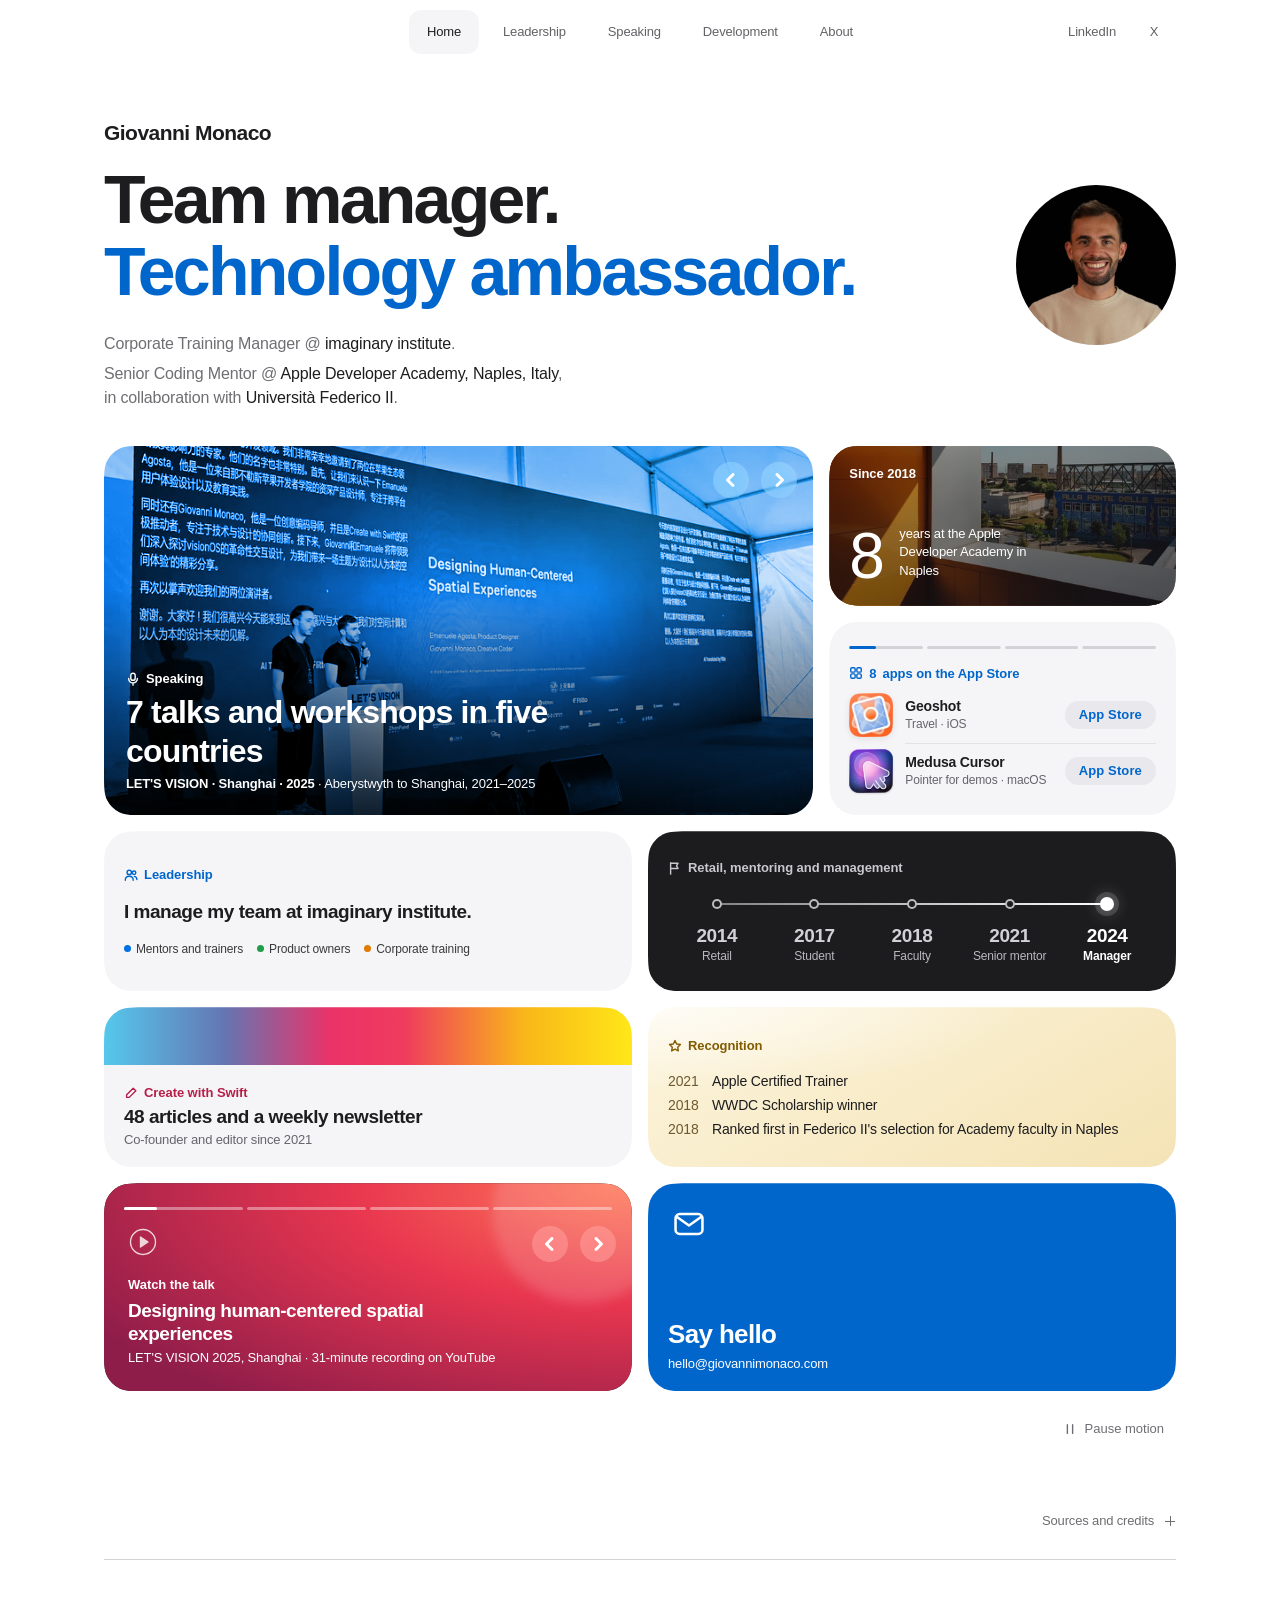
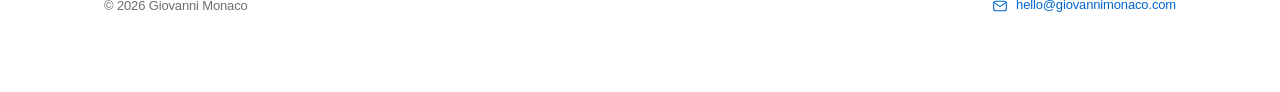
<file: speaking/index.html>
<!doctype html>
<html lang="en">
<head>
<meta charset="utf-8">
<meta name="viewport" content="width=device-width, initial-scale=1">
<script src="/assets/site/7dc8b7170ec452e5.js"></script>
<title>Speaking on visionOS and spatial design · Giovanni Monaco</title>
<meta name="description" content="7 talks and workshops in five countries, 2021–2025, on visionOS, spatial design and machine learning, from Aberystwyth to Shanghai.">
<link rel="canonical" href="https://giovannimonaco.com/speaking/">
<meta property="og:type" content="website">
<meta property="og:site_name" content="Giovanni Monaco">
<meta property="og:title" content="Speaking on visionOS and spatial design · Giovanni Monaco">
<meta property="og:description" content="7 talks and workshops in five countries, 2021–2025, on visionOS, spatial design and machine learning, from Aberystwyth to Shanghai.">
<meta property="og:url" content="https://giovannimonaco.com/speaking/">
<meta property="og:image" content="https://giovannimonaco.com/og-image.jpg">
<meta property="og:image:width" content="1200">
<meta property="og:image:height" content="630">
<meta property="og:image:alt" content="Portrait of Giovanni Monaco">
<meta name="twitter:card" content="summary_large_image">
<meta name="twitter:site" content="@giovanni_jean">
<meta name="twitter:image" content="https://giovannimonaco.com/og-image.jpg">
<meta name="twitter:image:alt" content="Portrait of Giovanni Monaco">
<link rel="icon" type="image/x-icon" sizes="16x16 32x32 48x48 64x64" href="/favicon.ico">
<link rel="icon" type="image/png" sizes="64x64" href="/favicon-gm.png">
<link rel="apple-touch-icon" sizes="180x180" href="/touch-icon-gm.png">
<link rel="manifest" href="/site.webmanifest">
<meta name="apple-mobile-web-app-title" content="Giovanni Monaco">
<meta name="color-scheme" content="light dark">
<meta name="theme-color" media="(prefers-color-scheme: light)" content="#ffffff">
<meta name="theme-color" media="(prefers-color-scheme: dark)" content="#000000">
<link rel="stylesheet" href="/assets/site/ca0259819fe070cc.css">
<link rel="stylesheet" href="/product-style.css?v=20261116-h1-r2">
<link rel="stylesheet" href="/continuous-corners.css?v=20261114-r1">
<script src="/continuous-corners.js?v=20261114-r1" defer></script>
<script id="page-schema" type="application/ld+json">{"@context":"https://schema.org","@graph":[{"@type":"Person","@id":"https://giovannimonaco.com/#person","name":"Giovanni Monaco","url":"https://giovannimonaco.com/","image":"https://giovannimonaco.com/foto/responsive/giovanni-monaco-portrait-1600.webp","description":"Team manager and technology ambassador based in Naples.","jobTitle":["Corporate Training Manager","Senior Coding Mentor"],"worksFor":[{"@type":"Organization","name":"imaginary institute"},{"@type":"Organization","name":"Apple Developer Academy"}],"alumniOf":[{"@type":"CollegeOrUniversity","name":"Università di Napoli Federico II"}],"knowsAbout":["Team management","Apple platforms","visionOS","Spatial design","Machine learning","Swift","SwiftUI","Core ML","Challenge Based Learning"],"award":["WWDC Scholarship winner (2018)","Apple Certified Trainer (2021)"],"address":{"@type":"PostalAddress","addressLocality":"Naples","addressRegion":"Campania","addressCountry":"IT"},"email":"mailto:hello@giovannimonaco.com","sameAs":["https://www.linkedin.com/in/giovanni-monaco/","https://x.com/giovanni_jean","https://www.createwithswift.com/author/giovannimonaco/","https://github.com/giovannimonaco","https://imaginary.institute/team/giovanni-monaco","https://apps.apple.com/developer/giovanni-monaco/id1605119407"]},{"@type":"WebSite","@id":"https://giovannimonaco.com/#website","url":"https://giovannimonaco.com/","name":"Giovanni Monaco","inLanguage":"en","publisher":{"@id":"https://giovannimonaco.com/#person"}},{"@type":"WebPage","@id":"https://giovannimonaco.com/speaking/#webpage","url":"https://giovannimonaco.com/speaking/","name":"Speaking on visionOS and spatial design · Giovanni Monaco","description":"7 talks and workshops in five countries, 2021–2025, on visionOS, spatial design and machine learning, from Aberystwyth to Shanghai.","inLanguage":"en","isPartOf":{"@id":"https://giovannimonaco.com/#website"},"about":{"@id":"https://giovannimonaco.com/#person"},"dateModified":"2026-11-16T14:16:52.577Z"}]}</script>
</head>
<body>
<div class="page">

  <nav class="bar" aria-label="Main navigation">
    <a class="brand" href="/">Giovanni Monaco</a>
    <div class="tabs" role="tablist" aria-label="Portfolio sections">
      <a class="tab" role="tab" id="tab-home" aria-controls="panel-home" data-tab="home" aria-selected="false" href="/">Home</a>
      <a class="tab" role="tab" id="tab-teaching" aria-controls="panel-teaching" data-tab="teaching" aria-selected="false" href="/leadership/">Leadership</a>
      <a class="tab" role="tab" id="tab-talks" aria-controls="panel-talks" data-tab="talks" aria-selected="true" href="/speaking/">Speaking</a>
      <a class="tab" role="tab" id="tab-writing" aria-controls="panel-writing" data-tab="writing" aria-selected="false" href="/writing/">Development</a>
      <a class="tab" role="tab" id="tab-about" aria-controls="panel-about" data-tab="about" aria-selected="false" href="/about/">About</a>
    </div>
    <div class="out">
      <a href="https://www.linkedin.com/in/giovanni-monaco/">LinkedIn</a>
      <a href="https://x.com/giovanni_jean">X</a>
    </div>
  </nav>



  <main>
    <section class="panel product-panel speaking" data-panel="talks" id="panel-talks" role="tabpanel" aria-labelledby="tab-talks">
      <header class="page-head product-head"><p class="section-kicker">Talks &amp; workshops</p><div data-page-heading><h1 tabindex="-1"><span>Emerging technologies.</span><span>Explored together.</span></h1></div><p>Talks and hands-on workshops on visionOS, spatial design and machine learning, in <span data-count="countries">five</span> countries · <span data-range="talks">2021–2025</span></p></header>
        <div class="card wide speaking-feature">
          <div class="media photo"><img loading="lazy" decoding="async" src="/foto/responsive/giovanni-monaco-lets-vision-2025-shanghai-1200.webp" srcset="/foto/responsive/giovanni-monaco-lets-vision-2025-shanghai-480.webp 480w, /foto/responsive/giovanni-monaco-lets-vision-2025-shanghai-800.webp 800w, /foto/responsive/giovanni-monaco-lets-vision-2025-shanghai-1200.webp 1200w, /foto/responsive/giovanni-monaco-lets-vision-2025-shanghai-1600.webp 1600w" sizes="(max-width: 1120px) calc(100vw - 48px), 1072px" alt="Giovanni Monaco and Emanuele Agosta presenting at LET'S VISION 2025 in Shanghai" width="2000" height="1333"></div>
          <h2>Designing human-centered spatial experiences</h2>
          <p>With <a class="inline-link" href="https://emanueleagosta.github.io/portfolio/">Emanuele Agosta</a> at LET'S VISION, Shanghai · 2025</p>
          <a class="action-link" href="https://www.youtube.com/watch?v=yuDELsJElsA"><span class="link-label">Watch the 31-minute recording</span><span class="link-icon" aria-hidden="true"></span></a>

        </div>
      <section class="surface-section surface-gray" aria-labelledby="speaking-talks-title">
      <h2 id="speaking-talks-title" class="section-title">Talks and workshops.</h2>
      <div class="cards talk-gallery" id="talk-cards" role="region" aria-label="Talks and workshops" tabindex="0">
        <div class="card" data-talk data-year="2025" data-country="Italy"><div class="media photo"><img loading="lazy" decoding="async" src="/foto/responsive/giovanni-monaco-xr-salento-2025-tutorial-800.webp" srcset="/foto/responsive/giovanni-monaco-xr-salento-2025-tutorial-480.webp 480w, /foto/responsive/giovanni-monaco-xr-salento-2025-tutorial-800.webp 800w" sizes="(max-width: 600px) calc(100vw - 40px), (max-width: 1120px) 50vw, 560px" alt="Giovanni Monaco presenting the tutorial at XR Salento 2025 with two colleagues" width="800" height="600"></div><h3>XR Salento 2025</h3><p class="talk-title">Designing human-centered spatial experiences</p><p class="talk-details">Otranto · Tutorial with live demos</p><a class="action-link" href="https://www.xrsalento.it/xrsalento2025/demo/design-human-centered-spatial-experiences"><span class="link-label">View session details</span><span class="link-icon" aria-hidden="true"></span></a></div>
        <div class="card" data-talk data-year="2025" data-country="China"><div class="media photo"><img loading="lazy" decoding="async" src="/foto/responsive/giovanni-monaco-lets-vision-2025-shanghai-800.webp" srcset="/foto/responsive/giovanni-monaco-lets-vision-2025-shanghai-480.webp 480w, /foto/responsive/giovanni-monaco-lets-vision-2025-shanghai-800.webp 800w, /foto/responsive/giovanni-monaco-lets-vision-2025-shanghai-1200.webp 1200w, /foto/responsive/giovanni-monaco-lets-vision-2025-shanghai-1600.webp 1600w" sizes="(max-width: 600px) calc(100vw - 40px), (max-width: 1120px) 50vw, 560px" alt="Giovanni Monaco and Emanuele Agosta on stage at LET'S VISION 2025" width="2000" height="1333"></div><h3>LET'S VISION 2025</h3><p class="talk-title">Designing human-centered spatial experiences</p><p class="talk-details">Shanghai · 40-minute conference session · 3,000+ attendees at the conference</p><a class="action-link" href="https://www.youtube.com/watch?v=yuDELsJElsA"><span class="link-label">Watch the talk</span><span class="link-icon" aria-hidden="true"></span></a></div>
        <div class="card" data-talk data-year="2024" data-country="Portugal"><div class="media photo"><img loading="lazy" decoding="async" src="/foto/responsive/giovanni-monaco-designfao-2024-faro-800.webp" srcset="/foto/responsive/giovanni-monaco-designfao-2024-faro-480.webp 480w, /foto/responsive/giovanni-monaco-designfao-2024-faro-800.webp 800w, /foto/responsive/giovanni-monaco-designfao-2024-faro-1200.webp 1200w, /foto/responsive/giovanni-monaco-designfao-2024-faro-1280.webp 1280w" sizes="(max-width: 600px) calc(100vw - 40px), (max-width: 1120px) 50vw, 560px" alt="Giovanni Monaco and Emanuele Agosta on stage at designFAO 2024" width="1280" height="853"></div><h3>designFAO 2024</h3><p class="talk-title">Designing human-centred spatial experiences</p><p class="talk-details">Faro · Talk</p><a class="action-link" href="https://www.createwithswift.com/create-with-swift-at-designfao/"><span class="link-label">Explore the talk resources</span><span class="link-icon" aria-hidden="true"></span></a></div>
        <div class="card" data-talk data-year="2024" data-country="United Kingdom"><div class="media photo"><img loading="lazy" decoding="async" src="/foto/responsive/giovanni-monaco-iosdevuk-2024-workshop-800.webp" srcset="/foto/responsive/giovanni-monaco-iosdevuk-2024-workshop-480.webp 480w, /foto/responsive/giovanni-monaco-iosdevuk-2024-workshop-800.webp 800w, /foto/responsive/giovanni-monaco-iosdevuk-2024-workshop-1080.webp 1080w" sizes="(max-width: 600px) calc(100vw - 40px), (max-width: 1120px) 50vw, 560px" alt="Giovanni Monaco and Pasquale Vittoriosi leading the Vision Pro workshop at iOSDevUK 2024" width="1080" height="1350" style="object-position: 50% 60%"></div><h3>iOSDevUK 2024</h3><p class="talk-title">Building for Vision Pro</p><p class="talk-details">Aberystwyth · Hands-on workshop</p><a class="action-link" href="https://www.createwithswift.com/create-with-swift-at-iosdevuk/"><span class="link-label">Explore the workshop resources</span><span class="link-icon" aria-hidden="true"></span></a></div>
        <div class="card" data-talk data-year="2024" data-country="Germany"><div class="media photo event-document"><img loading="lazy" decoding="async" src="/foto/responsive/giovanni-monaco-swiftconf-2024-speaker-card-800.webp" srcset="/foto/responsive/giovanni-monaco-swiftconf-2024-speaker-card-480.webp 480w, /foto/responsive/giovanni-monaco-swiftconf-2024-speaker-card-800.webp 800w, /foto/responsive/giovanni-monaco-swiftconf-2024-speaker-card-1024.webp 1024w" sizes="(max-width: 600px) calc(100vw - 40px), (max-width: 1120px) 50vw, 560px" alt="SwiftConf 2024 speaker card with Emanuele Agosta and Giovanni Monaco" width="1024" height="580" style="object-fit: contain"></div><h3>SwiftConf 2024</h3><p class="talk-title">Redefining user interactions on visionOS</p><p class="talk-details">Cologne · Talk · Speaker card</p><a class="action-link" href="https://www.createwithswift.com/create-with-swift-at-swiftconf/"><span class="link-label">Explore the talk resources</span><span class="link-icon" aria-hidden="true"></span></a></div>
        <div class="card" data-talk data-year="2024" data-country="Italy"><div class="media photo"><img loading="lazy" decoding="async" src="/foto/responsive/giovanni-monaco-desina-2024-vision-pro-800.webp" srcset="/foto/responsive/giovanni-monaco-desina-2024-vision-pro-480.webp 480w, /foto/responsive/giovanni-monaco-desina-2024-vision-pro-800.webp 800w, /foto/responsive/giovanni-monaco-desina-2024-vision-pro-1150.webp 1150w" sizes="(max-width: 600px) calc(100vw - 40px), (max-width: 1120px) 50vw, 560px" alt="Giovanni Monaco putting on Apple Vision Pro at DESINA 02 in Naples" width="1150" height="1420" style="object-position: 50% 22%"></div><h3>DESINA 02 · 2024</h3><p class="talk-title">Ridefinire il visibile</p><p class="talk-details">Naples · Sold-out workshop on visionOS</p><a class="action-link" href="https://2024.desina.it/programma"><span class="link-label">View the event program</span><span class="link-icon" aria-hidden="true"></span></a></div>
        <div class="card" data-talk data-year="2021" data-country=""><div class="media photo event-document"><img loading="lazy" decoding="async" src="/foto/responsive/giovanni-monaco-swift-heroes-2021-speaker-card-800.webp" srcset="/foto/responsive/giovanni-monaco-swift-heroes-2021-speaker-card-480.webp 480w, /foto/responsive/giovanni-monaco-swift-heroes-2021-speaker-card-800.webp 800w, /foto/responsive/giovanni-monaco-swift-heroes-2021-speaker-card-1200.webp 1200w" sizes="(max-width: 600px) calc(100vw - 40px), (max-width: 1120px) 50vw, 560px" alt="Swift Heroes Digital 2021 speaker card with Giovanni Monaco, Tiago Gomes Pereira and Moritz Philip Recke" width="1200" height="600" style="object-fit: contain"></div><h3>Swift Heroes Digital 2021</h3><p class="talk-title">Creating machine learning models with Create ML</p><p class="talk-details">Online · Workshop · Speaker card</p><a class="action-link" href="https://www.createwithswift.com/create-with-swift-at-swift-heroes-2021/"><span class="link-label">Explore the workshop resources</span><span class="link-icon" aria-hidden="true"></span></a></div>
      </div>
      <div class="gallery-controls talk-controls" aria-label="Talk cards navigation"><button class="carousel-arrow carousel-arrow--previous" type="button" data-gallery-step="-1" aria-label="Previous talk card" aria-controls="talk-cards"><svg viewBox="0 0 36 36" aria-hidden="true" focusable="false"><path d="m22.5597 16.9375-5.5076-5.5c-.5854-.5854-1.5323-.5825-2.1157.0039-.5835.5869-.5815 1.5366.0039 2.1211l4.4438 4.4375-4.4438 4.4375c-.5854.5845-.5874 1.5342-.0039 2.1211.2922.2944.676.4414 1.0598.4414.3818 0 .7637-.1455 1.0559-.4375l5.5076-5.5c.2815-.2812.4403-.6636.4403-1.0625s-.1588-.7812-.4403-1.0625z"/></svg></button><button class="carousel-arrow" type="button" data-gallery-step="1" aria-label="Next talk card" aria-controls="talk-cards"><svg viewBox="0 0 36 36" aria-hidden="true" focusable="false"><path d="m22.5597 16.9375-5.5076-5.5c-.5854-.5854-1.5323-.5825-2.1157.0039-.5835.5869-.5815 1.5366.0039 2.1211l4.4438 4.4375-4.4438 4.4375c-.5854.5845-.5874 1.5342-.0039 2.1211.2922.2944.676.4414 1.0598.4414.3818 0 .7637-.1455 1.0559-.4375l5.5076-5.5c.2815-.2812.4403-.6636.4403-1.0625s-.1588-.7812-.4403-1.0625z"/></svg></button></div>
      </section>
      <section class="surface-section" aria-labelledby="speaking-map-title">
      <h2 id="speaking-map-title" class="section-title">Ideas across borders.</h2>
      <div class="map"><svg viewBox="0 0 1000 435" role="img" aria-label="Map of Europe and Asia with pins on Aberystwyth, Cologne, Faro, Naples, Otranto and Shanghai"><path class="land" d="M989 486L989 492L990 497L987 505L985 496L982 501L984 507L982 511L974 506L972 500L974 495L970 491L967 495L964 494L959 500L958 497L961 489L965 487L969 483L971 487L976 485L978 481L982 481L982 474L988 478L988 482L989 486ZM675 506L669 508L666 501L665 488L668 473L672 478L676 484L679 494L678 503L675 506ZM972 469L970 472L967 478L965 480L961 474L962 472L964 469L965 463L969 463L968 469L973 460L972 469ZM934 478L925 486L928 480L933 474L937 468L941 459L942 466L938 471L934 478ZM958 454L962 457L966 457L966 461L963 465L958 467L958 463L959 459L958 454ZM983 452L985 462L979 460L979 463L981 468L978 470L978 464L975 463L974 458L978 459L978 455L974 448L981 448L983 452ZM955 444L953 451L950 447L947 440L953 440L955 444ZM954 394L958 397L960 395L961 397L960 401L962 407L960 415L956 418L955 425L956 432L960 433L963 432L972 437L971 442L973 444L973 448L967 444L965 439L963 443L959 437L952 438L949 436L949 433L951 430L949 428L948 432L945 426L944 422L944 414L946 417L947 403L949 394L954 394ZM877 393L871 397L866 394L865 386L869 382L876 380L880 380L882 384L879 387L877 393ZM953 355L950 363L946 355L945 349L949 340L955 333L958 335L957 341L953 355ZM1046 252L1047 256L1043 261L1040 258L1037 260L1035 266L1030 263L1030 259L1034 253L1038 254L1041 251L1046 252ZM351 239L347 243L347 244L340 249L337 247L335 244L338 243L340 241L345 241L351 239ZM276 238L279 241L285 241L290 242L290 243L294 242L293 245L283 245L283 244L274 242L276 238ZM219 215L216 223L217 225L216 230L211 227L207 226L197 221L198 216L207 217L214 216L219 215ZM175 188L179 195L178 207L175 206L172 209L170 207L169 196L168 191L172 191L175 188ZM1090 225L1087 233L1089 237L1085 244L1076 248L1064 248L1054 259L1049 255L1049 248L1037 250L1029 255L1021 255L1028 262L1023 277L1019 281L1015 277L1017 269L1013 266L1010 260L1016 257L1020 252L1027 247L1032 241L1046 238L1053 240L1061 224L1065 228L1075 219L1079 216L1084 205L1083 194L1085 189L1093 187L1097 200L1096 207L1090 216L1090 225ZM178 180L175 187L172 185L170 179L172 176L176 172L178 180ZM64 88L52 94L42 92L47 83L44 74L53 66L59 62L64 62L72 67L68 74L69 80L64 88ZM199 58L195 65L188 60L187 56L197 53L199 58ZM90 31L83 40L90 39L98 39L96 47L89 55L97 55L103 67L108 68L112 79L114 82L123 84L122 90L118 92L121 97L115 102L106 102L94 104L91 102L86 107L80 106L75 109L71 107L81 98L87 96L76 94L75 91L82 88L78 83L79 77L90 78L91 73L86 67L77 65L76 63L78 59L76 56L72 61L72 52L68 47L71 38L76 31L82 31L90 31ZM10 -40L9 -35L17 -28L8 -21L-12 -15L-18 -14L-28 -15L-47 -18L-40 -22L-55 -26L-43 -28L-43 -31L-58 -33L-53 -39L-43 -40L-32 -34L-21 -39L-12 -36L-1 -41L10 -40ZM854 -136L856 -131L862 -133L882 -133L898 -129L904 -126L902 -121L894 -118L876 -113L871 -110L879 -109L890 -107L896 -109L900 -103L903 -105L914 -107L936 -105L938 -101L967 -99L967 -106L982 -105L993 -105L1004 -100L1007 -94L1003 -90L1012 -83L1023 -80L1030 -89L1041 -85L1053 -88L1066 -85L1071 -87L1082 -86L1077 -94L1087 -98L1149 -92L1155 -87L1173 -80L1201 -82L1215 -80L1221 -77L1220 -70L1229 -67L1238 -69L1250 -70L1263 -68L1277 -69L1289 -61L1297 -64L1292 -69L1295 -73L1300 -71L1300 -67L1300 -63L1300 -27L1300 -23L1300 -19L1300 -11L1300 -9L1300 -5L1300 -3L1300 -5L1300 2L1300 10L1297 15L1294 19L1284 13L1266 20L1263 17L1256 21L1247 19L1245 25L1236 34L1236 38L1244 40L1243 53L1237 53L1234 61L1237 65L1225 69L1222 80L1212 82L1210 91L1200 100L1197 93L1194 80L1191 60L1194 47L1200 42L1200 38L1211 36L1223 24L1235 15L1248 8L1253 -5L1245 -4L1241 3L1223 13L1217 2L1199 5L1182 20L1188 26L1172 28L1162 29L1162 23L1151 21L1143 26L1121 24L1099 27L1076 45L1049 66L1060 67L1064 73L1071 75L1075 70L1083 71L1093 81L1093 88L1087 98L1087 108L1084 123L1073 136L1071 142L1062 153L1052 163L1048 169L1038 174L1034 174L1030 170L1020 176L1019 179L1017 179L1014 182L1012 185L1012 191L1008 193L1007 195L1004 198L1000 199L997 202L997 206L996 207L998 208L1002 212L1008 223L1010 229L1010 239L1008 244L1001 246L996 250L989 250L989 245L990 239L987 229L992 228L987 220L984 218L983 220L981 221L981 219L979 218L977 217L979 213L981 212L980 210L982 205L981 204L977 203L974 200L964 203L959 207L952 209L955 205L954 202L960 196L956 191L950 194L942 200L938 206L931 207L927 211L931 217L937 218L937 223L942 225L950 219L956 222L961 223L962 227L952 230L949 235L942 239L939 246L946 251L949 259L953 268L958 275L958 281L953 284L955 289L959 292L958 299L956 306L952 307L947 317L942 329L935 340L926 348L916 356L908 357L904 361L901 358L898 362L888 367L880 368L878 378L874 378L872 372L874 368L865 365L861 367L852 374L846 383L845 389L850 399L857 411L863 416L867 424L870 440L869 456L864 462L856 468L850 476L841 484L839 478L841 472L836 467L830 466L827 461L824 452L817 447L811 448L812 440L806 441L806 450L802 464L800 472L800 478L805 479L807 487L809 495L813 500L817 501L820 506L822 506L826 512L829 518L829 524L829 528L829 531L830 537L832 539L835 547L835 550L830 551L823 544L815 537L814 532L810 526L809 519L807 514L808 507L806 503L803 500L802 495L799 490L795 486L794 491L793 486L793 481L796 472L795 465L797 458L795 453L795 443L792 438L790 428L789 416L786 409L781 413L773 420L770 419L765 417L768 405L766 397L761 386L762 383L757 382L753 375L751 370L750 365L749 361L746 356L740 355L740 359L738 364L735 362L734 364L732 363L729 362L728 365L724 365L715 367L716 374L712 379L702 385L694 396L689 402L682 408L682 412L678 414L672 417L669 418L667 425L668 437L669 444L666 453L666 468L662 469L659 476L661 478L655 481L652 487L650 490L643 481L640 469L637 460L635 455L631 447L629 435L628 430L622 417L619 400L617 388L617 377L615 368L605 374L600 373L591 362L595 359L593 355L585 347L579 345L577 338L572 332L559 333L548 333L538 335L525 332L518 330L510 329L507 318L503 316L498 318L491 322L483 319L476 312L469 309L464 301L459 289L455 290L451 287L448 291L444 290L446 294L445 296L447 303L450 311L453 313L455 316L459 320L460 324L459 327L460 330L462 332L463 335L464 338L463 331L465 326L467 325L469 328L469 333L468 339L469 342L471 342L471 344L476 343L482 343L486 343L491 337L496 331L500 326L503 323L503 324L503 327L502 329L503 336L506 342L510 346L515 347L519 348L522 354L524 357L526 358L526 360L524 365L523 368L520 371L517 377L514 376L513 379L512 383L512 389L512 390L509 390L504 394L504 398L502 400L498 400L495 402L495 406L492 408L488 408L483 411L480 411L475 414L474 418L473 421L466 424L455 429L449 435L446 436L444 435L440 439L436 441L430 441L428 442L426 444L425 445L424 447L420 447L418 448L413 447L411 442L411 437L410 435L409 428L407 424L408 424L408 420L408 418L408 414L407 410L405 407L405 404L401 400L397 393L395 385L391 379L388 378L383 369L382 363L382 357L378 347L375 344L371 342L369 337L370 335L368 330L366 328L363 321L359 314L355 308L352 308L353 303L353 300L354 296L354 295L352 298L350 305L348 310L347 311L344 308L341 304L336 291L336 292L338 302L343 311L348 325L351 330L353 335L359 345L358 347L358 353L366 361L367 363L369 372L368 373L369 382L371 393L374 396L378 399L382 409L384 418L388 422L397 431L401 436L405 441L407 444L410 447L412 450L412 453L408 456L411 458L413 460L414 464L417 467L421 467L427 465L435 464L441 461L445 461L447 459L451 459L453 458L456 457L460 456L463 453L466 453L466 456L466 461L466 466L464 469L462 479L459 489L455 500L449 514L443 524L434 536L428 544L417 553L411 559L403 570L401 575L400 577L395 581L393 585L391 585L390 592L388 595L386 601L383 604L380 616L381 621L385 624L385 626L383 632L384 635L383 639L386 645L389 654L391 656L392 660L392 669L393 677L393 691L394 695L392 702L390 708L385 714L379 717L371 721L363 731L360 733L356 735L353 735L355 735L358 735L354 735L349 735L340 735L337 735L340 735L337 735L335 735L330 735L326 735L324 735L320 735L312 735L307 735L302 735L295 735L291 735L286 735L282 735L275 735L271 735L268 735L261 735L255 735L250 735L247 735L244 735L242 735L239 735L236 735L238 735L233 735L230 735L225 735L219 735L217 735L215 735L213 735L211 735L207 735L204 735L200 735L199 735L193 726L193 719L192 713L193 705L195 697L196 693L198 685L200 681L204 675L206 671L207 664L206 659L204 656L202 651L201 645L201 643L203 640L201 631L200 625L196 619L197 617L196 615L194 608L188 598L181 589L176 581L172 572L172 569L174 566L176 560L177 553L176 552L178 541L179 534L176 528L173 527L172 523L170 521L170 519L163 522L160 522L158 524L152 523L148 518L146 511L141 505L136 505L130 505L124 506L118 508L108 514L104 517L97 519L91 517L88 517L83 515L79 515L71 517L66 519L59 523L58 522L56 523L49 518L42 511L36 506L32 501L30 500L25 496L21 491L20 488L19 481L16 476L13 472L12 471L10 469L9 465L8 463L6 462L2 458L-1 458L-2 455L-4 452L-5 450L-6 443L-5 439L-8 432L-11 429L-8 427L-5 420L-3 416L-4 411L-2 406L-1 398L-2 389L-3 384L-2 380L-4 376L-7 372L-7 368L-7 364L-4 361L-2 356L-2 353L0 347L4 341L6 340L8 334L8 330L11 324L15 321L20 311L23 308L30 307L35 301L39 298L45 291L43 279L46 272L47 267L51 261L58 257L63 253L68 243L70 238L75 238L79 242L86 241L93 243L96 243L103 238L110 237L115 233L121 230L133 229L145 228L148 229L155 226L162 226L165 228L170 227L177 223L182 225L182 229L188 226L188 228L185 232L185 236L187 238L186 246L182 251L183 256L187 256L188 260L191 262L199 265L202 264L208 266L217 270L220 278L226 279L236 283L244 288L247 285L250 281L249 274L251 270L256 266L261 264L270 266L272 270L275 270L277 272L284 273L286 276L295 276L302 278L309 281L312 282L317 279L320 277L326 276L331 277L333 282L335 279L340 281L346 281L349 279L351 276L352 271L354 264L355 262L358 255L361 248L360 241L362 237L360 233L362 230L358 231L352 228L347 234L337 235L331 230L324 230L322 233L317 234L311 230L303 230L299 221L294 216L297 209L293 204L301 196L311 195L314 188L327 190L336 184L344 181L355 181L367 187L377 191L386 189L391 190L400 186L401 182L399 175L395 172L391 171L389 168L380 161L372 157L366 152L371 150L377 143L373 139L383 136L383 134L377 135L371 136L366 139L360 139L354 143L354 148L358 150L365 150L363 153L356 155L346 160L343 158L344 154L336 151L338 149L344 146L342 144L332 142L331 139L325 140L322 145L317 151L317 154L313 156L311 155L309 166L306 170L303 176L306 181L306 185L312 188L311 190L303 190L300 193L294 198L292 194L292 192L288 192L284 191L276 193L281 198L277 200L273 200L270 195L268 197L270 203L273 207L271 209L275 213L278 216L278 221L272 218L274 223L269 224L272 232L267 232L262 228L259 221L258 215L255 211L252 205L251 203L250 202L250 200L246 197L245 193L246 187L247 184L246 182L244 182L242 179L239 177L233 174L229 170L222 168L216 161L218 160L215 156L215 153L210 152L208 156L206 153L206 150L208 149L202 147L197 151L197 155L196 158L199 162L205 167L209 174L216 182L222 182L223 184L221 185L228 189L233 191L239 196L239 198L238 201L234 197L228 195L225 201L230 205L230 209L227 210L223 218L220 218L220 216L221 211L223 209L220 204L218 199L215 198L213 194L209 192L206 189L201 188L195 184L189 178L184 173L182 164L178 163L173 160L170 161L166 165L163 166L156 171L143 169L133 172L132 177L132 182L126 188L117 190L116 193L112 198L109 206L112 211L108 215L106 221L101 223L96 230L87 230L81 230L76 233L74 236L70 235L68 232L66 227L59 226L57 228L53 227L49 228L50 221L50 215L47 214L45 211L46 205L48 202L49 198L50 193L50 189L49 185L48 182L49 176L46 172L56 165L64 167L74 167L81 169L87 168L98 168L101 163L103 145L96 135L91 131L80 127L79 121L88 119L100 121L98 111L104 115L120 108L122 100L129 98L134 97L138 94L144 81L153 77L159 77L160 75L166 75L168 77L172 72L171 69L170 64L168 59L167 49L168 47L170 44L177 44L179 41L185 39L184 43L182 46L183 49L187 50L185 54L183 53L178 59L180 64L180 67L187 69L187 72L194 71L198 68L206 72L209 75L214 72L225 68L233 65L240 66L241 69L248 69L249 65L259 62L257 54L258 47L261 42L268 38L273 45L279 45L280 38L281 33L278 34L274 31L273 25L282 23L291 22L298 23L305 23L313 18L306 14L293 14L281 18L270 20L266 15L259 12L261 3L257 -6L261 -11L267 -16L283 -26L287 -28L287 -32L277 -36L265 -34L258 -27L260 -22L248 -15L235 -7L230 6L235 12L242 17L235 28L228 30L225 45L221 53L213 53L209 60L201 60L199 52L193 41L188 29L183 23L169 33L160 36L150 31L148 21L146 0L152 -6L171 -13L184 -23L197 -35L214 -53L225 -59L244 -71L260 -75L271 -74L282 -82L294 -81L307 -83L328 -77L319 -74L327 -69L334 -72L346 -66L365 -64L391 -54L396 -49L397 -43L389 -39L378 -36L347 -43L342 -42L353 -35L354 -22L363 -19L368 -17L369 -21L365 -25L369 -28L386 -23L392 -25L387 -32L403 -41L410 -40L416 -37L420 -43L415 -49L418 -54L413 -60L432 -57L436 -52L427 -50L428 -45L433 -42L444 -44L445 -50L460 -54L484 -62L489 -62L483 -56L491 -55L496 -58L509 -59L519 -62L527 -57L535 -63L528 -68L532 -71L552 -68L562 -66L587 -55L592 -60L584 -65L584 -67L576 -68L578 -72L574 -79L574 -82L587 -90L592 -98L597 -100L615 -98L617 -93L610 -85L614 -82L617 -76L615 -64L623 -58L620 -52L606 -39L614 -38L617 -41L624 -43L626 -48L632 -52L628 -57L631 -63L624 -64L622 -69L628 -78L619 -86L631 -92L630 -98L633 -98L637 -93L634 -85L641 -83L638 -90L650 -93L664 -94L677 -88L671 -96L670 -106L682 -107L699 -107L714 -108L708 -113L716 -119L724 -119L738 -124L756 -125L759 -127L777 -128L782 -126L798 -131L811 -131L813 -135L819 -139L836 -142L848 -139L838 -137L854 -136Z"/><g class="routes"><path d="M210 192Q227 184 240 198" pathLength="1" style="--c:#1f9d48;--d:.5s"/><path d="M210 192Q203 136 159 100" pathLength="1" style="--c:#e07b00;--d:.6s"/><path d="M210 192Q168 114 83 87" pathLength="1" style="--c:#5856d6;--d:.7s"/><path d="M210 192Q126 178 56 226" pathLength="1" style="--c:#e0245e;--d:.8s"/><path d="M210 192Q600 86 955 279" pathLength="1" style="--c:#0071e3;--d:.9s"/></g><g class="pins"><circle cx="210" cy="192" r="7" style="--d:.3s"><title>Naples</title></circle><circle cx="240" cy="198" r="7" style="--c:#1f9d48;--d:1.3s"><title>Otranto</title></circle><circle cx="159" cy="100" r="7" style="--c:#e07b00;--d:1.4s"><title>Cologne</title></circle><circle cx="83" cy="87" r="7" style="--c:#5856d6;--d:1.5s"><title>Aberystwyth</title></circle><circle cx="56" cy="226" r="7" style="--c:#e0245e;--d:1.6s"><title>Faro</title></circle><circle cx="955" cy="279" r="7" style="--c:#0071e3;--d:1.9s"><title>Shanghai</title></circle></g></svg></div>
      <p class="places"><span style="--c:#5856d6">Aberystwyth</span><span style="--c:#e07b00">Cologne</span><span style="--c:#e0245e">Faro</span><span style="--c:var(--ink)">Naples</span><span style="--c:#1f9d48">Otranto</span><span style="--c:#0071e3">Shanghai</span></p>
      </section>
      <details class="site-sources"><summary>Sources and credits</summary><div class="sources-body"><ul><li>Home carousel photo: <a href="https://imaginary.institute/insights">imaginary institute</a></li><li>Source: <a href="https://www.xrsalento.it/xrsalento2025/demo/design-human-centered-spatial-experiences">XR Salento 2025 program</a> · Photo: LinkedIn post, June 2025</li><li>Source: <a href="https://letsvision25.swiftgg.team/page/index.html">LET'S VISION 2025</a> · Photo: <a href="https://createwithswift.com/create-with-swift-at-lets-vision-2025/">Create with Swift</a> · Video: XRealityZone</li><li>Source: <a href="https://www.createwithswift.com/create-with-swift-at-designfao/">Create with Swift at designFAO</a> · Photo: my LinkedIn post, November 2024</li><li>Source: <a href="https://www.createwithswift.com/create-with-swift-at-iosdevuk/">Create with Swift at iOSDevUK</a> · Photo also published in <a href="https://www.createwithswift.com/create-with-swift-at-iosdevuk/">Create with Swift at iOSDevUK</a></li><li>Source and image: <a href="https://www.createwithswift.com/create-with-swift-at-swiftconf/">Create with Swift at SwiftConf</a></li><li>Source: <a href="https://2024.desina.it/ospiti/imaginary-institute">DESINA 02 guests</a> · Photo: DESINA festival and 327.studio on Instagram</li><li>Source and image: <a href="https://www.createwithswift.com/create-with-swift-at-swift-heroes-2021/">Create with Swift at Swift Heroes 2021</a></li><li>Map data: <a href="https://www.naturalearthdata.com">Natural Earth</a></li></ul></div></details>
</section>

</main>

  <footer class="site-footer"><span>© <span data-this-year>2026</span> Giovanni Monaco</span><a class="footer-contact" href="mailto:hello@giovannimonaco.com"><svg viewBox="0 0 24 24" aria-hidden="true"><rect x="2.5" y="5" width="19" height="14" rx="3"/><path d="M3.5 7l8.5 6 8.5-6"/></svg><span>hello@giovannimonaco.com</span></a></footer>
</div>

<script id="other-sections" type="application/json">{"panels":"    \u003csection class=\"panel\" data-panel=\"home\" id=\"panel-home\" role=\"tabpanel\" aria-labelledby=\"tab-home\" hidden>\n      \u003cdiv class=\"home\">\n        \u003cdiv class=\"home-grid\">\n          \u003cdiv class=\"wg b-talk\" role=\"group\" aria-label=\"Speaking photos\">\n            \u003ca class=\"w w-photo\" href=\"/speaking/\" aria-label=\"Explore talks and workshops\">\n              \u003cdiv class=\"photos\">\n                \u003cimg loading=\"lazy\" decoding=\"async\" src=\"/foto/responsive/giovanni-monaco-lets-vision-2025-shanghai-800.webp\" srcset=\"/foto/responsive/giovanni-monaco-lets-vision-2025-shanghai-480.webp 480w, /foto/responsive/giovanni-monaco-lets-vision-2025-shanghai-800.webp 800w, /foto/responsive/giovanni-monaco-lets-vision-2025-shanghai-1200.webp 1200w, /foto/responsive/giovanni-monaco-lets-vision-2025-shanghai-1600.webp 1600w\" sizes=\"(max-width: 760px) calc(100vw - 40px), (max-width: 1120px) 66vw, 710px\" alt=\"Giovanni Monaco and Emanuele Agosta on stage at LET'S VISION 2025 in Shanghai\" width=\"2000\" height=\"1333\" style=\"object-position:30% 60%\" data-ev=\"LET'S VISION · Shanghai · 2025\" data-tint=\"#0a84ff\" class=\"on\">\n                \u003cimg src=\"/foto/responsive/giovanni-monaco-designfao-2024-faro-800.webp\" srcset=\"/foto/responsive/giovanni-monaco-designfao-2024-faro-480.webp 480w, /foto/responsive/giovanni-monaco-designfao-2024-faro-800.webp 800w, /foto/responsive/giovanni-monaco-designfao-2024-faro-1200.webp 1200w, /foto/responsive/giovanni-monaco-designfao-2024-faro-1280.webp 1280w\" sizes=\"(max-width: 760px) calc(100vw - 40px), (max-width: 1120px) 66vw, 710px\" alt=\"Giovanni Monaco and Emanuele Agosta on stage at designFAO 2024 in Faro\" width=\"1280\" height=\"853\" style=\"object-position:50% 50%\" data-ev=\"designFAO · Faro · 2024\" data-tint=\"#bf5af2\" loading=\"lazy\">\n                \u003cimg src=\"/foto/responsive/giovanni-monaco-iosdevuk-2024-workshop-800.webp\" srcset=\"/foto/responsive/giovanni-monaco-iosdevuk-2024-workshop-480.webp 480w, /foto/responsive/giovanni-monaco-iosdevuk-2024-workshop-800.webp 800w, /foto/responsive/giovanni-monaco-iosdevuk-2024-workshop-1080.webp 1080w\" sizes=\"(max-width: 760px) calc(100vw - 40px), (max-width: 1120px) 66vw, 710px\" alt=\"The Vision Pro workshop at iOSDevUK 2024 in Aberystwyth\" width=\"1080\" height=\"1350\" style=\"object-position:50% 55%\" data-ev=\"iOSDevUK · Aberystwyth · 2024\" data-tint=\"#ff375f\" loading=\"lazy\">\n                \u003cimg src=\"/foto/responsive/giovanni-monaco-xr-salento-2025-tutorial-800.webp\" srcset=\"/foto/responsive/giovanni-monaco-xr-salento-2025-tutorial-480.webp 480w, /foto/responsive/giovanni-monaco-xr-salento-2025-tutorial-800.webp 800w\" sizes=\"(max-width: 760px) calc(100vw - 40px), (max-width: 1120px) 66vw, 710px\" alt=\"The tutorial at XR Salento 2025 in Otranto\" width=\"800\" height=\"600\" style=\"object-position:50% 50%\" data-ev=\"XR Salento · Otranto · 2025\" data-tint=\"#ff9f0a\" loading=\"lazy\">\n                \u003cimg src=\"/foto/responsive/giovanni-monaco-imaginary-institute-talk-800.webp\" srcset=\"/foto/responsive/giovanni-monaco-imaginary-institute-talk-480.webp 480w, /foto/responsive/giovanni-monaco-imaginary-institute-talk-800.webp 800w, /foto/responsive/giovanni-monaco-imaginary-institute-talk-1175.webp 1175w\" sizes=\"(max-width: 760px) calc(100vw - 40px), (max-width: 1120px) 66vw, 710px\" alt=\"Giovanni Monaco presenting on stage with a colleague\" width=\"1175\" height=\"763\" style=\"object-position:50% 35%\" data-ev=\"On stage for imaginary institute\" data-tint=\"#30d158\" loading=\"lazy\">\n                \u003cspan class=\"tint\" style=\"background-color:#0a84ff\">\u003c/span>\n              \u003c/div>\n              \u003cdiv class=\"w-over\">\u003cspan class=\"wh\">\u003csvg viewBox=\"0 0 16 16\" aria-hidden=\"true\">\u003crect x=\"5.5\" y=\"1.5\" width=\"5\" height=\"8\" rx=\"2.5\"/>\u003cpath d=\"M3 7.5a5 5 0 0 0 10 0M8 12.5V15\"/>\u003c/svg>Speaking\u003c/span>\u003cb>\u003cspan data-count=\"talks\">7\u003c/span> talks and workshops in \u003cspan data-count=\"countries\">five\u003c/span> countries\u003c/b>\u003cspan class=\"sub\">\u003cspan class=\"ev\">LET'S VISION · Shanghai · 2025\u003c/span> · Aberystwyth to Shanghai, \u003cspan data-range=\"talks\">2021–2025\u003c/span>\u003c/span>\u003c/div>\n            \u003c/a>\n          \u003c/div>\n          \u003ca class=\"wg b-lead\" href=\"/leadership/\">\n            \u003cdiv class=\"w w-lead\">\n              \u003cspan class=\"wh\">\u003csvg viewBox=\"0 0 16 16\" aria-hidden=\"true\">\u003ccircle cx=\"6\" cy=\"5\" r=\"2.5\"/>\u003cpath d=\"M1.5 14c0-2.7 2-4.5 4.5-4.5s4.5 1.8 4.5 4.5\"/>\u003ccircle cx=\"11.5\" cy=\"5.5\" r=\"2\"/>\u003cpath d=\"M12 9.6c1.6.3 2.7 1.8 2.7 3.6\"/>\u003c/svg>Leadership\u003c/span>\n              \u003cb>I manage my team at imaginary institute.\u003c/b>\n              \u003cul class=\"dots\">\u003cli style=\"--c:#0071e3\">Mentors and trainers\u003c/li>\u003cli style=\"--c:#1f9d48\">Product owners\u003c/li>\u003cli style=\"--c:#e07b00\">Corporate training\u003c/li>\u003c/ul>\n            \u003c/div>\n          \u003c/a>\n          \u003ca class=\"wg b-years\" href=\"/about/\">\n            \u003cdiv class=\"w w-cal\">\n              \u003cimg class=\"academy-campus-photo on\" loading=\"lazy\" decoding=\"async\" src=\"/foto/responsive/apple-developer-academy-naples-campus-2026-480.webp\" srcset=\"/foto/responsive/apple-developer-academy-naples-campus-2026-480.webp 480w, /foto/responsive/apple-developer-academy-naples-campus-2026-800.webp 800w, /foto/responsive/apple-developer-academy-naples-campus-2026-1200.webp 1200w, /foto/responsive/apple-developer-academy-naples-campus-2026-1350.webp 1350w\" sizes=\"(max-width: 760px) calc((100vw - 56px) / 2), (max-width: 1120px) 33vw, 350px\" alt=\"\" aria-hidden=\"true\" width=\"1350\" height=\"1800\">\n              \u003cimg class=\"academy-campus-photo\" loading=\"lazy\" decoding=\"async\" src=\"/foto/responsive/apple-developer-academy-naples-teamwork-2026-480.webp\" srcset=\"/foto/responsive/apple-developer-academy-naples-teamwork-2026-480.webp 480w, /foto/responsive/apple-developer-academy-naples-teamwork-2026-800.webp 800w, /foto/responsive/apple-developer-academy-naples-teamwork-2026-1200.webp 1200w, /foto/responsive/apple-developer-academy-naples-teamwork-2026-1350.webp 1350w\" sizes=\"(max-width: 760px) calc((100vw - 56px) / 2), (max-width: 1120px) 33vw, 350px\" alt=\"\" aria-hidden=\"true\" width=\"1350\" height=\"1800\" style=\"object-position:50% 45%\">\n              \u003cimg class=\"academy-campus-photo\" loading=\"lazy\" decoding=\"async\" src=\"/foto/responsive/giovanni-monaco-apple-developer-academy-student-2018-480.webp\" srcset=\"/foto/responsive/giovanni-monaco-apple-developer-academy-student-2018-480.webp 480w, /foto/responsive/giovanni-monaco-apple-developer-academy-student-2018-800.webp 800w, /foto/responsive/giovanni-monaco-apple-developer-academy-student-2018-1200.webp 1200w, /foto/responsive/giovanni-monaco-apple-developer-academy-student-2018-1600.webp 1600w\" sizes=\"(max-width: 760px) calc((100vw - 56px) / 2), (max-width: 1120px) 33vw, 350px\" alt=\"\" aria-hidden=\"true\" width=\"1672\" height=\"941\" style=\"object-position:52% 45%\">\n              \u003cspan class=\"wh\">Since 2018\u003c/span>\u003cb class=\"big\" data-since=\"2018-10-01\">8\u003c/b>\u003cspan class=\"sub\">years at the Apple Developer Academy in Naples\u003c/span>\n            \u003c/div>\n          \u003c/a>\n          \u003cdiv class=\"wg b-apps\" role=\"group\" aria-label=\"Apps on the App Store\">\n            \u003cdiv class=\"w w-apps\">\n              \u003cdiv class=\"bars app-bars\" role=\"group\" aria-label=\"App pages\">\u003c/div>\n              \u003ca class=\"wh\" href=\"/writing/\" aria-label=\"Explore all apps\">\u003csvg viewBox=\"0 0 16 16\" aria-hidden=\"true\">\u003crect x=\"2\" y=\"2\" width=\"5\" height=\"5\" rx=\"1.4\"/>\u003crect x=\"9\" y=\"2\" width=\"5\" height=\"5\" rx=\"1.4\"/>\u003crect x=\"2\" y=\"9\" width=\"5\" height=\"5\" rx=\"1.4\"/>\u003crect x=\"9\" y=\"9\" width=\"5\" height=\"5\" rx=\"1.4\"/>\u003c/svg>\u003cspan data-count=\"apps\">8\u003c/span> apps on the App Store\u003c/a>\n              \u003cdiv class=\"appview\">\u003cul class=\"applist\">\u003cli>\u003ca class=\"app-link\" href=\"https://apps.apple.com/app/id6504120634\" aria-label=\"View Geoshot on the App Store\">\u003cspan class=\"app-icon-frame\">\u003cimg loading=\"lazy\" decoding=\"async\" data-app=\"6504120634\" src=\"/foto/responsive/geoshot-256.webp\" srcset=\"/foto/responsive/geoshot-96.webp 96w, /foto/responsive/geoshot-192.webp 192w, /foto/responsive/geoshot-256.webp 256w, /foto/responsive/geoshot-512.webp 512w\" sizes=\"44px\" alt=\"\" width=\"512\" height=\"512\">\u003c/span>\u003cspan class=\"nm\">\u003cb>Geoshot\u003c/b>\u003cspan>Travel · iOS\u003c/span>\u003c/span>\u003cspan class=\"get\">App Store\u003c/span>\u003c/a>\u003c/li>\u003cli>\u003ca class=\"app-link\" href=\"https://apps.apple.com/app/id6742331297\" aria-label=\"View Medusa Cursor on the App Store\">\u003cimg data-transparent=\"true\" loading=\"lazy\" decoding=\"async\" data-app=\"6742331297\" src=\"/foto/responsive/medusa-256.webp\" srcset=\"/foto/responsive/medusa-96.webp 96w, /foto/responsive/medusa-192.webp 192w, /foto/responsive/medusa-256.webp 256w, /foto/responsive/medusa-512.webp 512w\" sizes=\"44px\" alt=\"\" width=\"512\" height=\"512\">\u003cspan class=\"nm\">\u003cb>Medusa Cursor\u003c/b>\u003cspan>Pointer for demos · macOS\u003c/span>\u003c/span>\u003cspan class=\"get\">App Store\u003c/span>\u003c/a>\u003c/li>\u003cli>\u003ca class=\"app-link\" href=\"https://apps.apple.com/app/id6759604004\" aria-label=\"View Orya Timer on the App Store\">\u003cspan class=\"app-icon-frame\">\u003cimg loading=\"lazy\" decoding=\"async\" data-app=\"6759604004\" src=\"/foto/responsive/orya-timer-256.webp\" srcset=\"/foto/responsive/orya-timer-96.webp 96w, /foto/responsive/orya-timer-192.webp 192w, /foto/responsive/orya-timer-256.webp 256w, /foto/responsive/orya-timer-512.webp 512w\" sizes=\"44px\" alt=\"\" width=\"512\" height=\"512\">\u003c/span>\u003cspan class=\"nm\">\u003cb>Orya Timer\u003c/b>\u003cspan>Health &amp; fitness · iOS\u003c/span>\u003c/span>\u003cspan class=\"get\">App Store\u003c/span>\u003c/a>\u003c/li>\u003cli>\u003ca class=\"app-link\" href=\"https://apps.apple.com/app/id6739492783\" aria-label=\"View Lucid on the App Store\">\u003cimg data-transparent=\"true\" loading=\"lazy\" decoding=\"async\" data-app=\"6739492783\" src=\"/foto/responsive/lucid-256.webp\" srcset=\"/foto/responsive/lucid-96.webp 96w, /foto/responsive/lucid-192.webp 192w, /foto/responsive/lucid-256.webp 256w, /foto/responsive/lucid-512.webp 512w\" sizes=\"44px\" alt=\"\" width=\"512\" height=\"512\">\u003cspan class=\"nm\">\u003cb>Lucid\u003c/b>\u003cspan>Floating timers · macOS\u003c/span>\u003c/span>\u003cspan class=\"get\">App Store\u003c/span>\u003c/a>\u003c/li>\u003cli>\u003ca class=\"app-link\" href=\"https://apps.apple.com/it/app/sdo-facile/id1264531086\" aria-label=\"View SDO Facile on the App Store\">\u003cspan class=\"app-icon-frame\">\u003cimg loading=\"lazy\" decoding=\"async\" data-app=\"1264531086\" src=\"/foto/responsive/sdo-facile-256.webp\" srcset=\"/foto/responsive/sdo-facile-96.webp 96w, /foto/responsive/sdo-facile-192.webp 192w, /foto/responsive/sdo-facile-256.webp 256w, /foto/responsive/sdo-facile-512.webp 512w\" sizes=\"44px\" alt=\"\" width=\"512\" height=\"512\">\u003c/span>\u003cspan class=\"nm\">\u003cb>SDO Facile\u003c/b>\u003cspan>Medical · iOS\u003c/span>\u003c/span>\u003cspan class=\"get\">App Store\u003c/span>\u003c/a>\u003c/li>\u003cli>\u003ca class=\"app-link\" href=\"https://apps.apple.com/app/id6504595915\" aria-label=\"View Anachronism on the App Store\">\u003cspan class=\"app-icon-frame\">\u003cimg loading=\"lazy\" decoding=\"async\" data-app=\"6504595915\" src=\"/foto/responsive/anachronism-256.webp\" srcset=\"/foto/responsive/anachronism-96.webp 96w, /foto/responsive/anachronism-192.webp 192w, /foto/responsive/anachronism-256.webp 256w, /foto/responsive/anachronism-512.webp 512w\" sizes=\"44px\" alt=\"\" width=\"512\" height=\"512\">\u003c/span>\u003cspan class=\"nm\">\u003cb>Anachronism\u003c/b>\u003cspan>Clock as digital art · Mac, iPad, TV\u003c/span>\u003c/span>\u003cspan class=\"get\">App Store\u003c/span>\u003c/a>\u003c/li>\u003cli>\u003ca class=\"app-link\" href=\"https://apps.apple.com/app/id1617993523\" aria-label=\"View Hello Custom Wallpapers on the App Store\">\u003cspan class=\"app-icon-frame\">\u003cimg loading=\"lazy\" decoding=\"async\" data-app=\"1617993523\" src=\"/foto/responsive/hello-custom-wallpapers-256.webp\" srcset=\"/foto/responsive/hello-custom-wallpapers-96.webp 96w, /foto/responsive/hello-custom-wallpapers-192.webp 192w, /foto/responsive/hello-custom-wallpapers-256.webp 256w, /foto/responsive/hello-custom-wallpapers-512.webp 512w\" sizes=\"44px\" alt=\"\" width=\"512\" height=\"512\">\u003c/span>\u003cspan class=\"nm\">\u003cb>Hello Custom Wallpapers\u003c/b>\u003cspan>Graphics &amp; design · iOS\u003c/span>\u003c/span>\u003cspan class=\"get\">App Store\u003c/span>\u003c/a>\u003c/li>\u003cli>\u003ca class=\"app-link\" href=\"https://apps.apple.com/app/id1347811028\" aria-label=\"View NoiseGate on the App Store\">\u003cspan class=\"app-icon-frame\">\u003cimg loading=\"lazy\" decoding=\"async\" data-app=\"1347811028\" src=\"/foto/responsive/noisegate-256.webp\" srcset=\"/foto/responsive/noisegate-96.webp 96w, /foto/responsive/noisegate-192.webp 192w, /foto/responsive/noisegate-256.webp 256w, /foto/responsive/noisegate-512.webp 512w\" sizes=\"44px\" alt=\"\" width=\"512\" height=\"512\">\u003c/span>\u003cspan class=\"nm\">\u003cb>NoiseGate\u003c/b>\u003cspan>Utilities · iOS\u003c/span>\u003c/span>\u003cspan class=\"get\">App Store\u003c/span>\u003c/a>\u003c/li>\u003c/ul>\u003c/div>\n            \u003c/div>\n          \u003c/div>\n          \u003ca class=\"wg b-line\" href=\"/about/\">\n            \u003cdiv class=\"w w-line\">\n              \u003cspan class=\"wh\">\u003csvg viewBox=\"0 0 16 16\" aria-hidden=\"true\">\u003cpath d=\"M3 15V2M3 2.5h8.5l-1.8 3 1.8 3H3\"/>\u003c/svg>Retail, mentoring and management\u003c/span>\n              \u003col class=\"line\">\n                \u003cli>\u003cspan class=\"line-label\">\u003ci>2014\u003c/i>Retail\u003c/span>\u003c/li>\n                \u003cli>\u003cspan class=\"line-label\">\u003ci>2017\u003c/i>Student\u003c/span>\u003c/li>\n                \u003cli>\u003cspan class=\"line-label\">\u003ci>2018\u003c/i>Faculty\u003c/span>\u003c/li>\n                \u003cli>\u003cspan class=\"line-label\">\u003ci>2021\u003c/i>Senior mentor\u003c/span>\u003c/li>\n                \u003cli>\u003cspan class=\"line-label\">\u003ci>2024\u003c/i>Manager\u003c/span>\u003c/li>\n              \u003c/ol>\n            \u003c/div>\n          \u003c/a>\n          \u003ca class=\"wg b-news\" href=\"/writing/\">\n            \u003cdiv class=\"w w-news\">\n              \u003cdiv class=\"band\" aria-hidden=\"true\">\u003c/div>\n              \u003cdiv class=\"body\">\u003cspan class=\"wh\">\u003csvg viewBox=\"0 0 16 16\" aria-hidden=\"true\">\u003cpath d=\"M10.5 2.5l3 3L6 13H3v-3z\"/>\u003c/svg>Create with Swift\u003c/span>\u003cb>48 articles and a weekly newsletter\u003c/b>\u003cspan class=\"sub\">Co-founder and editor since 2021\u003c/span>\u003c/div>\n            \u003c/div>\n          \u003c/a>\n          \u003cdiv class=\"wg b-map\" role=\"group\" aria-roledescription=\"carousel\" aria-label=\"Selected highlights\">\n            \u003ca class=\"w w-stack\" href=\"https://www.youtube.com/watch?v=yuDELsJElsA\">\n              \u003cdiv class=\"slides\">\n                \u003cdiv class=\"slide s-talk\" style=\"--i:0\" data-href=\"https://www.youtube.com/watch?v=yuDELsJElsA\">\u003cspan class=\"art\">\u003csvg viewBox=\"0 0 48 48\" aria-hidden=\"true\">\u003ccircle cx=\"24\" cy=\"24\" r=\"20\"/>\u003cpath d=\"M20 16l12 8-12 8z\" class=\"fill\"/>\u003c/svg>\u003c/span>\u003cdiv class=\"txt\">\u003cspan class=\"wh\">Watch the talk\u003c/span>\u003cb>Designing human-centered spatial experiences\u003c/b>\u003cspan class=\"sub\">LET'S VISION 2025, Shanghai · 31-minute recording on YouTube\u003c/span>\u003c/div>\u003c/div>\n                \u003cdiv class=\"slide s-sel\" style=\"--i:1\" data-href=\"/leadership/\">\u003cspan class=\"art\">\u003csvg viewBox=\"0 0 48 48\" aria-hidden=\"true\">\u003ccircle cx=\"24\" cy=\"20\" r=\"11\"/>\u003cpath d=\"M18 29l-3 14 9-5 9 5-3-14\"/>\u003cpath d=\"M19.5 20l3 3 6-6\"/>\u003c/svg>\u003c/span>\u003cdiv class=\"txt\">\u003cspan class=\"wh\">Selection commission\u003c/span>\u003cb>I help select students for the Academy in Naples\u003c/b>\u003cspan class=\"sub\">External expert for Federico II · 2023/24 and 2026/27\u003c/span>\u003c/div>\u003c/div>\n                \u003cdiv class=\"slide s-paris\" style=\"--i:2\" data-href=\"/leadership/\">\u003cspan class=\"art\">\u003csvg viewBox=\"0 0 48 48\" aria-hidden=\"true\">\u003cpath d=\"M6 27l36-15-12 30-6-12z\"/>\u003cpath d=\"M24 30l18-18\"/>\u003c/svg>\u003c/span>\u003cdiv class=\"txt\">\u003cspan class=\"wh\">Simplon, Paris\u003c/span>\u003cb>Supporting mentors who teach app development\u003c/b>\u003cspan class=\"sub\">Mentor and curriculum support · imaginary institute\u003c/span>\u003c/div>\u003c/div>\n                \u003cdiv class=\"slide s-play\" style=\"--i:3\" data-href=\"/writing/\">\u003cspan class=\"art\">\u003csvg viewBox=\"0 0 48 48\" aria-hidden=\"true\">\u003cpath d=\"M24 5l16 9v20l-16 9-16-9V14z\"/>\u003cpath d=\"M8 14l16 9 16-9M24 23v20\"/>\u003c/svg>\u003c/span>\u003cdiv class=\"txt\">\u003cspan class=\"wh\">Source code\u003c/span>\u003cb>Spatial Interactions Playgrounds for visionOS\u003c/b>\u003cspan class=\"sub\">Free source code for Apple Vision Pro · I managed the project\u003c/span>\u003c/div>\u003c/div>\n              \u003c/div>\n            \u003c/a>\n            \u003cdiv class=\"bars highlight-bars\" role=\"group\" aria-label=\"Choose a highlight\">\u003c/div>\n          \u003c/div>\n          \u003ca class=\"wg b-mail\" href=\"mailto:hello@giovannimonaco.com\">\n            \u003cdiv class=\"w w-mail\">\u003cspan class=\"env\">\u003csvg viewBox=\"0 0 24 24\" aria-hidden=\"true\">\u003crect x=\"2.5\" y=\"5\" width=\"19\" height=\"14\" rx=\"3\"/>\u003cpath d=\"M3.5 7l8.5 6 8.5-6\"/>\u003c/svg>\u003c/span>\u003cb>Say hello\u003c/b>\u003cspan class=\"sub\">hello@\u003cwbr>giovannimonaco.com\u003c/span>\u003c/div>\n          \u003c/a>\n          \u003ca class=\"wg b-rec\" href=\"/about/\">\n            \u003cdiv class=\"w w-rec\">\n              \u003cspan class=\"wh\">\u003csvg viewBox=\"0 0 16 16\" aria-hidden=\"true\">\u003cpath d=\"M8 1.8l1.9 3.9 4.3.6-3.1 3 .7 4.3L8 11.6l-3.8 2 .7-4.3-3.1-3 4.3-.6z\"/>\u003c/svg>Recognition\u003c/span>\n              \u003cul class=\"rec\">\u003cli>\u003ci>2021\u003c/i>Apple Certified Trainer\u003c/li>\u003cli>\u003ci>2018\u003c/i>WWDC Scholarship winner\u003c/li>\u003cli>\u003ci>2018\u003c/i>Ranked first in Federico II's selection for Academy faculty in Naples\u003c/li>\u003c/ul>\n            \u003c/div>\n          \u003c/a>\n        \u003c/div>\n        \u003cdiv class=\"home-tools\">\u003cbutton class=\"motion-toggle\" type=\"button\" aria-pressed=\"false\">\u003csvg viewBox=\"0 0 16 16\" aria-hidden=\"true\">\u003cpath class=\"pause-symbol\" d=\"M5 3v10M11 3v10\"/>\u003cpath class=\"play-symbol\" d=\"m5 3 8 5-8 5Z\"/>\u003c/svg>\u003cspan>Pause motion\u003c/span>\u003c/button>\u003c/div>\n      \u003c/div>\n      \u003cdetails class=\"site-sources\">\u003csummary>Sources and credits\u003c/summary>\u003cdiv class=\"sources-body\">\u003cul>\n        \u003cli>Portrait in the header, About and link previews: \u003ca href=\"https://www.xrsalento.it/xrsalento2025/demo/design-human-centered-spatial-experiences\">XR Salento 2025 speaker profile\u003c/a>.\u003c/li>\n        \u003cli>Speaking carousel: LET'S VISION photo from \u003ca href=\"https://createwithswift.com/create-with-swift-at-lets-vision-2025/\">Create with Swift\u003c/a>; stage photo from \u003ca href=\"https://imaginary.institute/insights\">imaginary institute\u003c/a>; iOSDevUK photo also published in \u003ca href=\"https://www.createwithswift.com/create-with-swift-at-iosdevuk/\">Create with Swift at iOSDevUK\u003c/a>; designFAO and XR Salento photos from LinkedIn posts, dated November 2024 and June 2025 respectively. Event sources are listed in \u003ca href=\"/speaking/\">Speaking\u003c/a>.\u003c/li>\n        \u003cli>Academy photographs: Emanuele Di Mare / \u003ca href=\"https://www.nssedicola.com/it/culture/45658/apple-developer-academy-napoli-storie-studenti\">nss edicola, June 2026\u003c/a>; photograph of Giovanni as a student from \u003ca href=\"https://www.repubblica.it/tecnologia/prodotti/2018/05/03/news/apple_developer_academy_400_posti_disponibili_per_nuovi_studenti-195424181/\">la Repubblica, May 2018\u003c/a> (AI-restored version).\u003c/li>\n        \u003cli>App icons: the App Store listings linked from each app. Create with Swift artwork: \u003ca href=\"https://www.createwithswift.com/\">Create with Swift\u003c/a>.\u003c/li>\n        \u003cli>Talk recording: \u003ca href=\"https://www.youtube.com/watch?v=yuDELsJElsA\">XRealityZone on YouTube\u003c/a>. Sources for the highlighted projects and professional milestones are listed in \u003ca href=\"/leadership/\">Leadership\u003c/a>, \u003ca href=\"/writing/\">Development\u003c/a> and \u003ca href=\"/about/\">About\u003c/a>.\u003c/li>\n      \u003c/ul>\u003c/div>\u003c/details>\n\n    \u003c/section>\n\n    \u003csection class=\"panel leadership\" data-panel=\"teaching\" id=\"panel-teaching\" role=\"tabpanel\" aria-labelledby=\"tab-teaching\" hidden>\n      \u003cheader class=\"page-head lead-hero\">\n        \u003cp class=\"lead-kicker\">My team at imaginary institute\u003c/p>\n        \u003cdiv data-page-heading>\u003ch2 tabindex=\"-1\">\u003cspan class=\"lead-line\">\u003cspan>Helping people do\u003c/span>\u003c/span>\u003cspan class=\"lead-line\">\u003cspan>their best work.\u003c/span>\u003c/span>\u003c/h2>\u003c/div>\n        \u003cp class=\"lead-intro\">At imaginary institute, I manage a team of mentors, trainers and product owners, and corporate training engagements.\u003c/p>\n      \u003c/header>\n      \u003csection class=\"surface-section surface-gray\" aria-labelledby=\"lead-team-title\">\n      \u003ch2 id=\"lead-team-title\" class=\"lead-section-title\">How I lead my team.\u003c/h2>\n      \u003cdiv class=\"cards four\" id=\"lead-team-cards\" role=\"region\" aria-label=\"How I lead my team at imaginary institute\" tabindex=\"0\">\n        \u003cdiv class=\"card\">\u003cdiv class=\"media glyph\">\u003csvg viewBox=\"0 0 48 48\" fill=\"none\" stroke=\"currentColor\" stroke-width=\"2\" stroke-linecap=\"round\" stroke-linejoin=\"round\" aria-hidden=\"true\">\u003cpath d=\"M24 41V21M24 21c0-7-5-11-12-11 0 7 5 11 12 11ZM24 27c0-6 4-10 11-10 0 6-4 10-11 10Z\"/>\u003c/svg>\u003c/div>\u003ch3>People and growth\u003c/h3>\u003cp>I support onboarding and development, and am consulted on candidate interviews.\u003c/p>\u003c/div>\n        \u003cdiv class=\"card\">\u003cdiv class=\"media glyph\">\u003csvg viewBox=\"0 0 48 48\" fill=\"none\" stroke=\"currentColor\" stroke-width=\"2\" stroke-linecap=\"round\" stroke-linejoin=\"round\" aria-hidden=\"true\">\u003crect x=\"8\" y=\"11\" width=\"32\" height=\"28\" rx=\"5\"/>\u003cpath d=\"M8 20h32M16 7v8M32 7v8M16 28h6M26 28h6\"/>\u003c/svg>\u003c/div>\u003ch3>Planning\u003c/h3>\u003cp>I plan the team's work and adapt when priorities change.\u003c/p>\u003c/div>\n        \u003cdiv class=\"card\">\u003cdiv class=\"media glyph\">\u003csvg viewBox=\"0 0 48 48\" fill=\"none\" stroke=\"currentColor\" stroke-width=\"2\" stroke-linecap=\"round\" stroke-linejoin=\"round\" aria-hidden=\"true\">\u003cpath d=\"M9 39h30M14 33V23M24 33V11M34 33V18\"/>\u003c/svg>\u003c/div>\u003ch3>Feedback\u003c/h3>\u003cp>I run regular one-to-ones and reviews to support each person’s growth.\u003c/p>\u003c/div>\n        \u003cdiv class=\"card\">\u003cdiv class=\"media glyph\">\u003csvg viewBox=\"0 0 48 48\" fill=\"none\" stroke=\"currentColor\" stroke-width=\"2\" stroke-linecap=\"round\" stroke-linejoin=\"round\" aria-hidden=\"true\">\u003cpath d=\"M8 11h32v21H23l-9 7v-7H8z\"/>\u003cpath d=\"M16 19h16M16 25h10\"/>\u003c/svg>\u003c/div>\u003ch3>Team support\u003c/h3>\u003cp>I help my team work through concerns and keep collaboration constructive.\u003c/p>\u003c/div>\n      \u003c/div>\n      \u003cdiv class=\"lead-card-controls\" aria-label=\"Team cards navigation\">\n        \u003cbutton class=\"carousel-arrow carousel-arrow--previous\" type=\"button\" data-lead-step=\"-1\" aria-label=\"Previous team card\" aria-controls=\"lead-team-cards\">\u003csvg viewBox=\"0 0 36 36\" aria-hidden=\"true\" focusable=\"false\">\u003cpath d=\"m22.5597 16.9375-5.5076-5.5c-.5854-.5854-1.5323-.5825-2.1157.0039-.5835.5869-.5815 1.5366.0039 2.1211l4.4438 4.4375-4.4438 4.4375c-.5854.5845-.5874 1.5342-.0039 2.1211.2922.2944.676.4414 1.0598.4414.3818 0 .7637-.1455 1.0559-.4375l5.5076-5.5c.2815-.2812.4403-.6636.4403-1.0625s-.1588-.7812-.4403-1.0625z\"/>\u003c/svg>\u003c/button>\n        \u003cbutton class=\"carousel-arrow\" type=\"button\" data-lead-step=\"1\" aria-label=\"Next team card\" aria-controls=\"lead-team-cards\">\u003csvg viewBox=\"0 0 36 36\" aria-hidden=\"true\" focusable=\"false\">\u003cpath d=\"m22.5597 16.9375-5.5076-5.5c-.5854-.5854-1.5323-.5825-2.1157.0039-.5835.5869-.5815 1.5366.0039 2.1211l4.4438 4.4375-4.4438 4.4375c-.5854.5845-.5874 1.5342-.0039 2.1211.2922.2944.676.4414 1.0598.4414.3818 0 .7637-.1455 1.0559-.4375l5.5076-5.5c.2815-.2812.4403-.6636.4403-1.0625s-.1588-.7812-.4403-1.0625z\"/>\u003c/svg>\u003c/button>\n      \u003c/div>\n      \u003c/section>\n      \u003csection class=\"surface-section\" aria-labelledby=\"lead-programs-title\">\n      \u003ch2 id=\"lead-programs-title\" class=\"lead-section-title\">Management and mentoring.\u003c/h2>\n      \u003cdiv class=\"lead-program-sequence\">\n        \u003cdiv class=\"lead-program-visual\" aria-hidden=\"true\">\n          \u003cimg loading=\"lazy\" decoding=\"async\" class=\"lead-program-layer is-current\" data-program-layer=\"0\" src=\"/foto/responsive/giovanni-monaco-apple-developer-academy-student-2018-800.webp\" srcset=\"/foto/responsive/giovanni-monaco-apple-developer-academy-student-2018-480.webp 480w, /foto/responsive/giovanni-monaco-apple-developer-academy-student-2018-800.webp 800w, /foto/responsive/giovanni-monaco-apple-developer-academy-student-2018-1200.webp 1200w, /foto/responsive/giovanni-monaco-apple-developer-academy-student-2018-1600.webp 1600w\" sizes=\"(max-width: 600px) calc(100vw - 40px), (max-width: 1120px) 50vw, 560px\" alt=\"\" width=\"1672\" height=\"941\">\n          \u003cimg loading=\"lazy\" decoding=\"async\" class=\"lead-program-layer\" data-program-layer=\"1\" src=\"/foto/responsive/apple-developer-academy-naples-teamwork-2026-800.webp\" srcset=\"/foto/responsive/apple-developer-academy-naples-teamwork-2026-480.webp 480w, /foto/responsive/apple-developer-academy-naples-teamwork-2026-800.webp 800w, /foto/responsive/apple-developer-academy-naples-teamwork-2026-1200.webp 1200w, /foto/responsive/apple-developer-academy-naples-teamwork-2026-1350.webp 1350w\" sizes=\"(max-width: 600px) calc(100vw - 40px), (max-width: 1120px) 50vw, 560px\" alt=\"\" width=\"1350\" height=\"1800\">\n          \u003cimg loading=\"lazy\" decoding=\"async\" class=\"lead-program-layer\" data-program-layer=\"2\" src=\"/foto/responsive/imaginary-institute-corporate-training-800.webp\" srcset=\"/foto/responsive/imaginary-institute-corporate-training-480.webp 480w, /foto/responsive/imaginary-institute-corporate-training-800.webp 800w, /foto/responsive/imaginary-institute-corporate-training-1200.webp 1200w, /foto/responsive/imaginary-institute-corporate-training-1600.webp 1600w\" sizes=\"(max-width: 600px) calc(100vw - 40px), (max-width: 1120px) 50vw, 560px\" alt=\"\" width=\"2048\" height=\"1365\">\n          \u003cspan class=\"lead-program-caption\">Apple Developer Academy, Naples\u003c/span>\n        \u003c/div>\n        \u003cdiv class=\"lead-program-content\">\n      \u003cdiv class=\"cards three\" id=\"lead-program-cards\" role=\"region\" aria-label=\"Management at imaginary institute and mentoring in education\" tabindex=\"0\">\n        \u003cdiv class=\"card\">\u003cdiv class=\"media photo\">\u003cimg loading=\"lazy\" decoding=\"async\" src=\"/foto/responsive/giovanni-monaco-apple-developer-academy-student-2018-800.webp\" srcset=\"/foto/responsive/giovanni-monaco-apple-developer-academy-student-2018-480.webp 480w, /foto/responsive/giovanni-monaco-apple-developer-academy-student-2018-800.webp 800w, /foto/responsive/giovanni-monaco-apple-developer-academy-student-2018-1200.webp 1200w, /foto/responsive/giovanni-monaco-apple-developer-academy-student-2018-1600.webp 1600w\" sizes=\"(max-width: 600px) calc(100vw - 40px), (max-width: 1120px) 50vw, 560px\" alt=\"Giovanni Monaco collaborating with fellow students at the Apple Developer Academy in Naples in 2018\" width=\"1672\" height=\"941\">\u003c/div>\u003ch3>Apple Developer Academy, Naples\u003c/h3>\u003cp>At the Academy in Naples, a collaboration between Apple and Università Federico II, I contribute as a Senior Coding Mentor. I co-create and co-facilitate the learning experience, helping students build apps, a product mindset and collaboration skills.\u003c/p>\u003c/div>\n        \u003cdiv class=\"card\">\u003cdiv class=\"media photo\">\u003cimg loading=\"lazy\" decoding=\"async\" src=\"/foto/responsive/apple-developer-academy-naples-teamwork-2026-800.webp\" srcset=\"/foto/responsive/apple-developer-academy-naples-teamwork-2026-480.webp 480w, /foto/responsive/apple-developer-academy-naples-teamwork-2026-800.webp 800w, /foto/responsive/apple-developer-academy-naples-teamwork-2026-1200.webp 1200w, /foto/responsive/apple-developer-academy-naples-teamwork-2026-1350.webp 1350w\" sizes=\"(max-width: 600px) calc(100vw - 40px), (max-width: 1120px) 50vw, 560px\" alt=\"Students collaborating around a table at the Apple Developer Academy in Naples, viewed from above\" width=\"1350\" height=\"1800\">\u003c/div>\u003ch3>Apple Foundation Program\u003c/h3>\u003cp>In 2021, I worked with the mentor team on consolidating the curriculum in Italy, bringing together app development, design and business.\u003c/p>\u003c/div>\n        \u003cdiv class=\"card\">\u003cdiv class=\"media photo\">\u003cimg loading=\"lazy\" decoding=\"async\" src=\"/foto/responsive/imaginary-institute-corporate-training-800.webp\" srcset=\"/foto/responsive/imaginary-institute-corporate-training-480.webp 480w, /foto/responsive/imaginary-institute-corporate-training-800.webp 800w, /foto/responsive/imaginary-institute-corporate-training-1200.webp 1200w, /foto/responsive/imaginary-institute-corporate-training-1600.webp 1600w\" sizes=\"(max-width: 600px) calc(100vw - 40px), (max-width: 1120px) 50vw, 560px\" alt=\"Name badges reading Hello my name is, with two markers, on a wooden table\" width=\"2048\" height=\"1365\">\u003c/div>\u003ch3>Corporate training\u003c/h3>\u003cp>At imaginary institute, I manage my team and custom training engagements for companies working across design and technology.\u003c/p>\u003c/div>\n      \u003c/div>\n\n      \u003cdiv class=\"lead-card-controls\" aria-label=\"Program cards navigation\">\n        \u003cbutton class=\"carousel-arrow carousel-arrow--previous\" type=\"button\" data-lead-step=\"-1\" aria-label=\"Previous program card\" aria-controls=\"lead-program-cards\">\u003csvg viewBox=\"0 0 36 36\" aria-hidden=\"true\" focusable=\"false\">\u003cpath d=\"m22.5597 16.9375-5.5076-5.5c-.5854-.5854-1.5323-.5825-2.1157.0039-.5835.5869-.5815 1.5366.0039 2.1211l4.4438 4.4375-4.4438 4.4375c-.5854.5845-.5874 1.5342-.0039 2.1211.2922.2944.676.4414 1.0598.4414.3818 0 .7637-.1455 1.0559-.4375l5.5076-5.5c.2815-.2812.4403-.6636.4403-1.0625s-.1588-.7812-.4403-1.0625z\"/>\u003c/svg>\u003c/button>\n        \u003cbutton class=\"carousel-arrow\" type=\"button\" data-lead-step=\"1\" aria-label=\"Next program card\" aria-controls=\"lead-program-cards\">\u003csvg viewBox=\"0 0 36 36\" aria-hidden=\"true\" focusable=\"false\">\u003cpath d=\"m22.5597 16.9375-5.5076-5.5c-.5854-.5854-1.5323-.5825-2.1157.0039-.5835.5869-.5815 1.5366.0039 2.1211l4.4438 4.4375-4.4438 4.4375c-.5854.5845-.5874 1.5342-.0039 2.1211.2922.2944.676.4414 1.0598.4414.3818 0 .7637-.1455 1.0559-.4375l5.5076-5.5c.2815-.2812.4403-.6636.4403-1.0625s-.1588-.7812-.4403-1.0625z\"/>\u003c/svg>\u003c/button>\n      \u003c/div>\n        \u003c/div>\n      \u003c/div>\n      \u003c/section>\n      \u003csection class=\"surface-section surface-gray\" aria-labelledby=\"lead-work-title\">\n      \u003ch2 id=\"lead-work-title\" class=\"lead-section-title\">Selected work.\u003c/h2>\n      \u003cul class=\"rows\">\n        \u003cli>\u003cspan class=\"t\">Simplon, Paris\u003c/span>\u003cspan class=\"y\">2024, 2026\u003c/span>\u003cspan class=\"d\">For imaginary institute, I led an on-site team supporting mentors and curriculum development, then managed a return engagement in 2026.\u003c/span>\u003c/li>\n        \u003cli>\u003cspan class=\"t\">Partnerships\u003c/span>\u003cspan class=\"y\">2021-2024\u003c/span>\u003cspan class=\"d\">I built and managed partnerships with companies and institutions.\u003c/span>\u003c/li>\n        \u003cli>\u003cspan class=\"t\">Selection commissions\u003c/span>\u003cspan class=\"y\">2023, 2026\u003c/span>\u003cspan class=\"d\">Appointed by Università di Napoli Federico II as an external expert for candidate selection at the Apple Developer Academy in Naples.\u003c/span>\u003c/li>\n      \u003c/ul>\n      \u003c/section>\n      \u003cdetails class=\"site-sources\">\n        \u003csummary>Sources and credits\u003c/summary>\u003cdiv class=\"sources-body\">\n        \u003cp>Academy photo of Giovanni in 2018: \u003ca href=\"https://www.repubblica.it/tecnologia/prodotti/2018/05/03/news/apple_developer_academy_400_posti_disponibili_per_nuovi_studenti-195424181/\">la Repubblica, May 2018\u003c/a> (AI-restored version). Learning and Home campus photography, Naples: Emanuele Di Mare / \u003ca href=\"https://www.nssedicola.com/it/culture/45658/apple-developer-academy-napoli-storie-studenti\">nss edicola, June 2026\u003c/a>. Corporate training photography: \u003ca href=\"https://imaginary.institute/innovation-and-training\">imaginary institute\u003c/a>.\u003c/p>\n        \u003cp>Academy and its collaboration with Università Federico II: \u003ca href=\"https://www.apple.com/uk/newsroom/2021/09/apple-expands-naples-developer-academy-creating-new-opportunities-for-european-entrepreneurs/\">Apple Newsroom, September 2021\u003c/a>. The overhead photograph illustrates collaboration at the Naples Academy; it does not document the 2021 Foundation curriculum work.\u003c/p>\n        \u003cp>Professional background and client list: \u003ca href=\"https://imaginary.institute\">imaginary institute\u003c/a> and \u003ca href=\"https://www.linkedin.com/in/giovanni-monaco/\">LinkedIn\u003c/a>. Selection commissions: \u003ca href=\"https://www.unina.it/it/servizi-e-opportunita/opportunita-e-iniziative/apple-developer-academy\">Università di Napoli Federico II\u003c/a>.\u003c/p>\n      \u003c/div>\u003c/details>\n    \u003c/section>\n\n    \u003csection class=\"panel product-panel writing\" data-panel=\"writing\" id=\"panel-writing\" role=\"tabpanel\" aria-labelledby=\"tab-writing\" hidden>\n      \u003cheader class=\"page-head product-head\">\u003cp class=\"section-kicker\">Articles, code &amp; apps\u003c/p>\u003cdiv data-page-heading>\u003ch2 tabindex=\"-1\">\u003cspan>Ideas to explore.\u003c/span>\u003cspan>Apps to use.\u003c/span>\u003c/h2>\u003c/div>\u003cp>Articles, source code and apps I have published or managed.\u003c/p>\u003c/header>\n      \u003cdiv class=\"cards\">\n        \u003ca class=\"card wide card-link writing-feature\" href=\"https://www.createwithswift.com/author/giovannimonaco/\">\n          \u003cspan class=\"writing-brand-rule\" aria-hidden=\"true\">\u003c/span>\n          \u003cdiv class=\"feature-copy\">\n            \u003cp class=\"writing-role\">Co-founder and editor since 2021\u003c/p>\n            \u003ch2>Create with Swift\u003c/h2>\n            \u003cp class=\"writing-description\">Practical tutorials on Swift, SwiftUI,\u003cbr class=\"writing-desktop-break\"> Core ML and visionOS.\u003c/p>\n            \u003cspan class=\"action-link\">\u003cspan class=\"link-label\">Explore the articles\u003c/span>\u003cspan class=\"link-icon\" aria-hidden=\"true\">\u003c/span>\u003c/span>\n          \u003c/div>\n          \u003cdiv class=\"writing-evidence\">\n            \u003cdl class=\"writing-stats\">\n              \u003cdiv>\u003cdt>Articles\u003c/dt>\u003cdd>48\u003c/dd>\u003c/div>\n              \u003cdiv>\u003cdt>Technical tutorials\u003c/dt>\u003cdd>27\u003c/dd>\u003c/div>\n              \u003cdiv>\u003cdt>Newsletter\u003c/dt>\u003cdd>Weekly\u003c/dd>\u003c/div>\n            \u003c/dl>\n            \u003cp class=\"writing-note\">The newsletter reached issue 100 in March 2026.\u003c/p>\n          \u003c/div>\n        \u003c/a>\n      \u003c/div>\n      \u003csection class=\"surface-section surface-gray\" aria-labelledby=\"writing-articles-title\">\n      \u003ch2 id=\"writing-articles-title\" class=\"section-title\">Selected articles.\u003c/h2>\n      \u003cdiv class=\"articles article-gallery\" id=\"article-cards\" role=\"region\" aria-label=\"Selected articles\" tabindex=\"0\">\n        \u003carticle class=\"post post-series\">\u003ca class=\"post-cover card-link\" href=\"https://www.createwithswift.com/building-a-3d-experience-in-visionos-windows/\" target=\"_blank\" rel=\"noopener\" aria-label=\"Read Building a 3D experience in visionOS: Windows\">\u003cimg loading=\"lazy\" decoding=\"async\" src=\"/foto/scrittura/articoli/building-a-3d-experience-in-visionos-windows-960.webp\" srcset=\"/foto/scrittura/articoli/building-a-3d-experience-in-visionos-windows-640.webp 640w, /foto/scrittura/articoli/building-a-3d-experience-in-visionos-windows-960.webp 960w\" sizes=\"(max-width: 600px) 82vw, (max-width: 900px) 45vw, 342px\" width=\"960\" height=\"540\" alt=\"\">\u003c/a>\u003cspan class=\"post-copy\">\u003cspan class=\"topic\">visionOS\u003c/span>\u003ca class=\"post-series-title card-link\" href=\"https://www.createwithswift.com/building-a-3d-experience-in-visionos-windows/\" target=\"_blank\" rel=\"noopener\">\u003cb class=\"card-title\">Building a 3D experience in visionOS\u003c/b>\u003c/a>\u003cspan class=\"meta post-series-links\">A three-part series: \u003ca class=\"inline-link\" href=\"https://www.createwithswift.com/building-a-3d-experience-in-visionos-windows/\" target=\"_blank\" rel=\"noopener\">windows\u003c/a>, \u003ca class=\"inline-link\" href=\"https://www.createwithswift.com/building-a-3d-experience-in-visionos-volumes/\" target=\"_blank\" rel=\"noopener\">volumes\u003c/a> and \u003ca class=\"inline-link\" href=\"https://www.createwithswift.com/building-a-3d-experience-in-visionos-immersive-spaces/\" target=\"_blank\" rel=\"noopener\">immersive spaces\u003c/a>.\u003c/span>\u003cspan class=\"post-footer\">\u003cspan class=\"yr\">2024\u003c/span>\u003cspan class=\"post-credit\">Cover: Create with Swift\u003c/span>\u003c/span>\u003cspan class=\"go link-icon\" aria-hidden=\"true\">\u003c/span>\u003c/span>\u003c/article>\n        \u003ca class=\"post card-link\" href=\"https://www.createwithswift.com/introduction-to-realityview/\" target=\"_blank\" rel=\"noopener\" style=\"--c:#bf5af2\">\u003cspan class=\"post-cover\">\u003cimg loading=\"lazy\" decoding=\"async\" src=\"/foto/scrittura/articoli/introduction-to-realityview-960.webp\" srcset=\"/foto/scrittura/articoli/introduction-to-realityview-640.webp 640w, /foto/scrittura/articoli/introduction-to-realityview-960.webp 960w\" sizes=\"(max-width: 600px) 82vw, (max-width: 900px) 45vw, 342px\" width=\"960\" height=\"540\" alt=\"\">\u003c/span>\u003cspan class=\"post-copy\">\u003cspan class=\"topic\">visionOS\u003c/span>\u003cb class=\"card-title\">Introduction to RealityView\u003c/b>\u003cspan class=\"meta\">Bring interactive 3D content into SwiftUI with RealityKit\u003c/span>\u003cspan class=\"post-footer\">\u003cspan class=\"yr\">2024\u003c/span>\u003cspan class=\"post-credit\">Cover: Create with Swift\u003c/span>\u003c/span>\u003cspan class=\"go link-icon\" aria-hidden=\"true\">\u003c/span>\u003c/span>\u003c/a>\n        \u003ca class=\"post card-link\" href=\"https://www.createwithswift.com/creating-advanced-hover-effects-in-visionos/\" target=\"_blank\" rel=\"noopener\" style=\"--c:#bf5af2\">\u003cspan class=\"post-cover\">\u003cimg loading=\"lazy\" decoding=\"async\" src=\"/foto/scrittura/articoli/creating-advanced-hover-effects-in-visionos-960.webp\" srcset=\"/foto/scrittura/articoli/creating-advanced-hover-effects-in-visionos-640.webp 640w, /foto/scrittura/articoli/creating-advanced-hover-effects-in-visionos-960.webp 960w\" sizes=\"(max-width: 600px) 82vw, (max-width: 900px) 45vw, 342px\" width=\"960\" height=\"540\" alt=\"\">\u003c/span>\u003cspan class=\"post-copy\">\u003cspan class=\"topic\">visionOS\u003c/span>\u003cb class=\"card-title\">Creating advanced hover effects in visionOS\u003c/b>\u003cspan class=\"meta\">Build custom hover effects for spatial interfaces\u003c/span>\u003cspan class=\"post-footer\">\u003cspan class=\"yr\">2024\u003c/span>\u003cspan class=\"post-credit\">Cover: Create with Swift\u003c/span>\u003c/span>\u003cspan class=\"go link-icon\" aria-hidden=\"true\">\u003c/span>\u003c/span>\u003c/a>\n        \u003ca class=\"post card-link\" href=\"https://www.createwithswift.com/ensuring-interface-legibility-and-contrast-in-visionos/\" target=\"_blank\" rel=\"noopener\" style=\"--c:#ff9f0a\">\u003cspan class=\"post-cover\">\u003cimg loading=\"lazy\" decoding=\"async\" src=\"/foto/scrittura/articoli/ensuring-interface-legibility-and-contrast-in-visionos-960.webp\" srcset=\"/foto/scrittura/articoli/ensuring-interface-legibility-and-contrast-in-visionos-640.webp 640w, /foto/scrittura/articoli/ensuring-interface-legibility-and-contrast-in-visionos-960.webp 960w\" sizes=\"(max-width: 600px) 82vw, (max-width: 900px) 45vw, 342px\" width=\"960\" height=\"540\" alt=\"\">\u003c/span>\u003cspan class=\"post-copy\">\u003cspan class=\"topic\">Design\u003c/span>\u003cb class=\"card-title\">Ensuring interface legibility and contrast in visionOS\u003c/b>\u003cspan class=\"meta\">Use materials to keep spatial interfaces readable\u003c/span>\u003cspan class=\"post-footer\">\u003cspan class=\"yr\">2024\u003c/span>\u003cspan class=\"post-credit\">Cover: Create with Swift\u003c/span>\u003c/span>\u003cspan class=\"go link-icon\" aria-hidden=\"true\">\u003c/span>\u003c/span>\u003c/a>\n        \u003ca class=\"post card-link\" href=\"https://www.createwithswift.com/creating-a-mesh-gradient-in-swiftui/\" target=\"_blank\" rel=\"noopener\" style=\"--c:#0a84ff\">\u003cspan class=\"post-cover\">\u003cimg loading=\"lazy\" decoding=\"async\" src=\"/foto/scrittura/articoli/creating-a-mesh-gradient-in-swiftui-960.webp\" srcset=\"/foto/scrittura/articoli/creating-a-mesh-gradient-in-swiftui-640.webp 640w, /foto/scrittura/articoli/creating-a-mesh-gradient-in-swiftui-960.webp 960w\" sizes=\"(max-width: 600px) 82vw, (max-width: 900px) 45vw, 342px\" width=\"960\" height=\"540\" alt=\"\">\u003c/span>\u003cspan class=\"post-copy\">\u003cspan class=\"topic\">SwiftUI\u003c/span>\u003cb class=\"card-title\">Creating a mesh gradient in SwiftUI\u003c/b>\u003cspan class=\"meta\">Create and animate colorful mesh gradients\u003c/span>\u003cspan class=\"post-footer\">\u003cspan class=\"yr\">2024\u003c/span>\u003cspan class=\"post-credit\">Cover: Create with Swift\u003c/span>\u003c/span>\u003cspan class=\"go link-icon\" aria-hidden=\"true\">\u003c/span>\u003c/span>\u003c/a>\n        \u003ca class=\"post card-link\" href=\"https://www.createwithswift.com/create-ml-explained-apples-toolchain-to-build-and-train-machine-learning-models/\" target=\"_blank\" rel=\"noopener\" style=\"--c:#30d158\">\u003cspan class=\"post-cover\">\u003cimg loading=\"lazy\" decoding=\"async\" src=\"/foto/scrittura/articoli/create-ml-explained-apples-toolchain-to-build-and-train-machine-learning-models-960.webp\" srcset=\"/foto/scrittura/articoli/create-ml-explained-apples-toolchain-to-build-and-train-machine-learning-models-640.webp 640w, /foto/scrittura/articoli/create-ml-explained-apples-toolchain-to-build-and-train-machine-learning-models-960.webp 960w\" sizes=\"(max-width: 600px) 82vw, (max-width: 900px) 45vw, 342px\" width=\"960\" height=\"540\" alt=\"\">\u003c/span>\u003cspan class=\"post-copy\">\u003cspan class=\"topic\">Machine learning\u003c/span>\u003cb class=\"card-title\">Create ML explained\u003c/b>\u003cspan class=\"meta\">Apple's toolchain to build and train machine learning models\u003c/span>\u003cspan class=\"post-footer\">\u003cspan class=\"yr\">2021\u003c/span>\u003cspan class=\"post-credit\">Cover: Create with Swift\u003c/span>\u003c/span>\u003cspan class=\"go link-icon\" aria-hidden=\"true\">\u003c/span>\u003c/span>\u003c/a>\n      \u003c/div>\n      \u003cdiv class=\"gallery-controls article-controls\" aria-label=\"Article cards navigation\">\u003cbutton class=\"carousel-arrow carousel-arrow--previous\" type=\"button\" data-gallery-step=\"-1\" aria-label=\"Previous article card\" aria-controls=\"article-cards\">\u003csvg viewBox=\"0 0 36 36\" aria-hidden=\"true\" focusable=\"false\">\u003cpath d=\"m22.5597 16.9375-5.5076-5.5c-.5854-.5854-1.5323-.5825-2.1157.0039-.5835.5869-.5815 1.5366.0039 2.1211l4.4438 4.4375-4.4438 4.4375c-.5854.5845-.5874 1.5342-.0039 2.1211.2922.2944.676.4414 1.0598.4414.3818 0 .7637-.1455 1.0559-.4375l5.5076-5.5c.2815-.2812.4403-.6636.4403-1.0625s-.1588-.7812-.4403-1.0625z\"/>\u003c/svg>\u003c/button>\u003cbutton class=\"carousel-arrow\" type=\"button\" data-gallery-step=\"1\" aria-label=\"Next article card\" aria-controls=\"article-cards\">\u003csvg viewBox=\"0 0 36 36\" aria-hidden=\"true\" focusable=\"false\">\u003cpath d=\"m22.5597 16.9375-5.5076-5.5c-.5854-.5854-1.5323-.5825-2.1157.0039-.5835.5869-.5815 1.5366.0039 2.1211l4.4438 4.4375-4.4438 4.4375c-.5854.5845-.5874 1.5342-.0039 2.1211.2922.2944.676.4414 1.0598.4414.3818 0 .7637-.1455 1.0559-.4375l5.5076-5.5c.2815-.2812.4403-.6636.4403-1.0625s-.1588-.7812-.4403-1.0625z\"/>\u003c/svg>\u003c/button>\u003c/div>\n      \u003c/section>\n      \u003csection class=\"surface-section\" aria-labelledby=\"writing-resources-title\">\n      \u003ch2 id=\"writing-resources-title\" class=\"section-title\">Open resources.\u003c/h2>\n      \u003carticle class=\"resource-feature\">\n        \u003ca class=\"resource-image\" href=\"https://imaginaryinstitute.gumroad.com/l/spatialinteractionsplaygrounds\" aria-label=\"Explore Spatial Interactions Playgrounds for visionOS\">\u003cimg loading=\"lazy\" decoding=\"async\" src=\"/foto/scrittura/spatial-interactions-playgrounds.webp\" alt=\"Hand tracking with glowing pink spheres in the Spatial Interactions Playgrounds immersive demo on Apple Vision Pro\" width=\"1005\" height=\"565\">\u003c/a>\n        \u003cdiv class=\"resource-copy\">\u003cp class=\"resource-year\">2024\u003c/p>\u003ch3>Spatial Interactions Playgrounds for visionOS\u003c/h3>\u003cp>Free source code by imaginary institute, released with our SwiftConf talk: a gallery of 2D and 3D interactions and an immersive playground for Apple Vision Pro. I managed the project.\u003c/p>\u003ca class=\"action-link\" href=\"https://imaginaryinstitute.gumroad.com/l/spatialinteractionsplaygrounds\">\u003cspan class=\"link-label\">Explore the source code\u003c/span>\u003cspan class=\"link-icon\" aria-hidden=\"true\">\u003c/span>\u003c/a>\u003c/div>\n      \u003c/article>\n      \u003c/section>\n      \u003csection class=\"surface-section surface-gray\" aria-labelledby=\"writing-personal-title\">\n      \u003ch2 id=\"writing-personal-title\" class=\"section-title\">Apps on my developer account.\u003c/h2>\n      \u003carticle class=\"app-case\" aria-labelledby=\"geoshot-case-title\">\n        \u003cdiv class=\"app-case-copy\">\n          \u003cdiv class=\"app-case-intro\">\n            \u003cp class=\"app-case-eyebrow\">Geoshot · iOS · 2024–2026\u003c/p>\n            \u003ch3 id=\"geoshot-case-title\">Places worth capturing.\u003c/h3>\n            \u003cp class=\"app-case-credit\">I developed Geoshot and co-designed its user interface with \u003ca class=\"inline-link\" href=\"https://emanueleagosta.github.io/portfolio/\">Emanuele Agosta\u003c/a>.\u003c/p>\n          \u003c/div>\n          \u003ca class=\"app-store-badge\" href=\"https://apps.apple.com/app/id6504120634\">\u003cimg loading=\"lazy\" decoding=\"async\" src=\"/foto/badges/download-on-the-app-store.svg\" width=\"132\" height=\"44\" alt=\"Download Geoshot on the App Store\">\u003c/a>\n        \u003c/div>\n        \u003cdiv class=\"app-case-flow\">\n          \u003cfigure>\n            \u003ca class=\"device-preview\" href=\"/foto/geoshot/geoshot-atrani-map-point-1200.webp\" aria-label=\"Open the full Geoshot Point interface screenshot\">\n              \u003cimg class=\"device-screen\" loading=\"lazy\" decoding=\"async\" src=\"/foto/geoshot/geoshot-atrani-map-point-800.webp\" srcset=\"/foto/geoshot/geoshot-atrani-map-point-480.webp 480w, /foto/geoshot/geoshot-atrani-map-point-800.webp 800w, /foto/geoshot/geoshot-atrani-map-point-1200.webp 1200w\" sizes=\"(max-width: 760px) calc((100vw - 104px) / 2), (max-width: 1120px) calc((100vw - 172px) / 4), 212px\" width=\"1320\" height=\"2868\" alt=\"Geoshot Point capture interface overlooking Atrani and its coastline\">\n              \u003cimg class=\"device-bezel\" loading=\"lazy\" decoding=\"async\" src=\"/foto/geoshot/iphone-18-pro-black-portrait.png\" width=\"1350\" height=\"2760\" alt=\"\" aria-hidden=\"true\">\n            \u003c/a>\n            \u003cfigcaption>\u003cb>Point\u003c/b>\u003cspan>Atrani\u003c/span>\u003c/figcaption>\n          \u003c/figure>\n          \u003cfigure>\n            \u003ca class=\"device-preview\" href=\"/foto/geoshot/geoshot-map-field-of-view-1200.webp\" aria-label=\"Open the full Geoshot Cone interface screenshot\">\n              \u003cimg class=\"device-screen\" loading=\"lazy\" decoding=\"async\" src=\"/foto/geoshot/geoshot-map-field-of-view-800.webp\" srcset=\"/foto/geoshot/geoshot-map-field-of-view-480.webp 480w, /foto/geoshot/geoshot-map-field-of-view-800.webp 800w, /foto/geoshot/geoshot-map-field-of-view-1200.webp 1200w\" sizes=\"(max-width: 760px) calc((100vw - 104px) / 2), (max-width: 1120px) calc((100vw - 172px) / 4), 212px\" width=\"1320\" height=\"2868\" alt=\"Geoshot field-of-view interface with an orange cone and angle controls\">\n              \u003cimg class=\"device-bezel\" loading=\"lazy\" decoding=\"async\" src=\"/foto/geoshot/iphone-18-pro-black-portrait.png\" width=\"1350\" height=\"2760\" alt=\"\" aria-hidden=\"true\">\n            \u003c/a>\n            \u003cfigcaption>\u003cb>Cone\u003c/b>\u003cspan>Field of view\u003c/span>\u003c/figcaption>\n          \u003c/figure>\n          \u003cfigure>\n            \u003ca class=\"device-preview\" href=\"/foto/geoshot/geoshot-map-distance-measurement-1200.webp\" aria-label=\"Open the full Geoshot Line interface screenshot\">\n              \u003cimg class=\"device-screen\" loading=\"lazy\" decoding=\"async\" src=\"/foto/geoshot/geoshot-map-distance-measurement-800.webp\" srcset=\"/foto/geoshot/geoshot-map-distance-measurement-480.webp 480w, /foto/geoshot/geoshot-map-distance-measurement-800.webp 800w, /foto/geoshot/geoshot-map-distance-measurement-1200.webp 1200w\" sizes=\"(max-width: 760px) calc((100vw - 104px) / 2), (max-width: 1120px) calc((100vw - 172px) / 4), 212px\" width=\"1320\" height=\"2868\" alt=\"Geoshot distance measurement interface with an orange line across the map of Europe\">\n              \u003cimg class=\"device-bezel\" loading=\"lazy\" decoding=\"async\" src=\"/foto/geoshot/iphone-18-pro-black-portrait.png\" width=\"1350\" height=\"2760\" alt=\"\" aria-hidden=\"true\">\n            \u003c/a>\n            \u003cfigcaption>\u003cb>Line\u003c/b>\u003cspan>Distance\u003c/span>\u003c/figcaption>\n          \u003c/figure>\n          \u003cfigure>\n            \u003cdiv class=\"device-preview device-video\">\n              \u003cimg class=\"device-screen\" loading=\"lazy\" decoding=\"async\" src=\"/foto/geoshot/geoshot-venice-grand-canal-video-poster-800.webp\" srcset=\"/foto/geoshot/geoshot-venice-grand-canal-video-poster-480.webp 480w, /foto/geoshot/geoshot-venice-grand-canal-video-poster-800.webp 800w, /foto/geoshot/geoshot-venice-grand-canal-video-poster-1200.webp 1200w\" sizes=\"(max-width: 760px) calc((100vw - 104px) / 2), (max-width: 1120px) calc((100vw - 172px) / 4), 212px\" width=\"450\" height=\"980\" alt=\"First frame of the selected GeoShot video over Venice’s Grand Canal\">\n              \u003cvideo id=\"geoshot-preview-video\" class=\"device-screen device-video-media\" data-src=\"/foto/geoshot/venice-grand-canal-preview.mp4\" preload=\"none\" muted playsinline loop aria-label=\"GeoShot map video moving over Venice’s Grand Canal\">\u003c/video>\n              \u003cimg class=\"device-bezel\" loading=\"lazy\" decoding=\"async\" src=\"/foto/geoshot/iphone-18-pro-black-portrait.png\" width=\"1350\" height=\"2760\" alt=\"\" aria-hidden=\"true\">\n            \u003c/div>\n            \u003cfigcaption>\n              \u003cdiv class=\"device-video-heading\">\u003cb>Video\u003c/b>\n              \u003cdiv class=\"carousel-playback device-video-playback\" hidden>\n                \u003cdiv class=\"carousel-pagination device-video-progress\" role=\"progressbar\" aria-label=\"Video playback\" aria-valuemin=\"0\" aria-valuemax=\"100\" aria-valuenow=\"0\">\u003cspan class=\"carousel-story-dot\" aria-current=\"true\" aria-hidden=\"true\">\u003cspan class=\"story-track\">\u003cspan class=\"story-fill\">\u003c/span>\u003c/span>\u003c/span>\u003c/div>\n                \u003cbutton class=\"carousel-arrow carousel-story-toggle device-video-toggle is-paused\" type=\"button\" aria-label=\"Play video\" aria-controls=\"geoshot-preview-video\" aria-pressed=\"true\">\u003csvg viewBox=\"0 0 36 36\" aria-hidden=\"true\" focusable=\"false\">\u003cpath class=\"story-pause-icon\" d=\"M12 11h4v14h-4zM20 11h4v14h-4z\"/>\u003cpath class=\"story-play-icon\" d=\"m14 10 12 8-12 8z\"/>\u003c/svg>\u003c/button>\n              \u003c/div>\n              \u003c/div>\n              \u003cspan>Venice · Grand Canal\u003c/span>\n            \u003c/figcaption>\n          \u003c/figure>\n        \u003c/div>\n      \u003c/article>\n      \u003cdiv class=\"cards three apps4 app-lineup\" id=\"personal-apps\" role=\"region\" aria-label=\"Apps on my developer account\" tabindex=\"0\">\n        \u003ca class=\"card card-link\" href=\"https://apps.apple.com/app/id6759604004\">\u003cdiv class=\"media icon\">\u003cspan class=\"app-icon-frame\">\u003cimg loading=\"lazy\" decoding=\"async\" data-app=\"6759604004\" src=\"/foto/responsive/orya-timer-256.webp\" srcset=\"/foto/responsive/orya-timer-96.webp 96w, /foto/responsive/orya-timer-192.webp 192w, /foto/responsive/orya-timer-256.webp 256w, /foto/responsive/orya-timer-512.webp 512w\" sizes=\"(max-width: 600px) 120px, 128px\" alt=\"\" width=\"512\" height=\"512\">\u003c/span>\u003c/div>\u003ch3 class=\"card-title\">\u003cspan>Orya Timer\u003c/span>\u003cspan class=\"link-icon\" aria-hidden=\"true\">\u003c/span>\u003c/h3>\u003cp>Interval timer for workouts · iOS · 2026\u003c/p>\u003c/a>\n        \u003ca class=\"card card-link\" href=\"https://apps.apple.com/it/app/sdo-facile/id1264531086\">\u003cdiv class=\"media icon\">\u003cspan class=\"app-icon-frame\">\u003cimg loading=\"lazy\" decoding=\"async\" data-app=\"1264531086\" src=\"/foto/responsive/sdo-facile-256.webp\" srcset=\"/foto/responsive/sdo-facile-96.webp 96w, /foto/responsive/sdo-facile-192.webp 192w, /foto/responsive/sdo-facile-256.webp 256w, /foto/responsive/sdo-facile-512.webp 512w\" sizes=\"(max-width: 600px) 120px, 128px\" alt=\"\" width=\"512\" height=\"512\">\u003c/span>\u003c/div>\u003ch3 class=\"card-title\">\u003cspan>SDO Facile\u003c/span>\u003cspan class=\"link-icon\" aria-hidden=\"true\">\u003c/span>\u003c/h3>\u003cp>ICD-9-CM codes for clinicians, co-created · iOS · since 2017\u003c/p>\u003c/a>\n        \u003ca class=\"card card-link\" href=\"https://apps.apple.com/app/id1617993523\">\u003cdiv class=\"media icon\">\u003cspan class=\"app-icon-frame\">\u003cimg loading=\"lazy\" decoding=\"async\" data-app=\"1617993523\" src=\"/foto/responsive/hello-custom-wallpapers-256.webp\" srcset=\"/foto/responsive/hello-custom-wallpapers-96.webp 96w, /foto/responsive/hello-custom-wallpapers-192.webp 192w, /foto/responsive/hello-custom-wallpapers-256.webp 256w, /foto/responsive/hello-custom-wallpapers-512.webp 512w\" sizes=\"(max-width: 600px) 120px, 128px\" alt=\"\" width=\"512\" height=\"512\">\u003c/span>\u003c/div>\u003ch3 class=\"card-title\">\u003cspan>Hello Custom Wallpapers\u003c/span>\u003cspan class=\"link-icon\" aria-hidden=\"true\">\u003c/span>\u003c/h3>\u003cp>Wallpaper maker · iOS · 2022\u003c/p>\u003c/a>\n      \u003c/div>\n      \u003cdiv class=\"gallery-controls\" aria-label=\"personal app navigation\">\u003cbutton class=\"carousel-arrow carousel-arrow--previous\" type=\"button\" data-gallery-step=\"-1\" aria-label=\"Previous personal app\" aria-controls=\"personal-apps\">\u003csvg viewBox=\"0 0 36 36\" aria-hidden=\"true\" focusable=\"false\">\u003cpath d=\"m22.5597 16.9375-5.5076-5.5c-.5854-.5854-1.5323-.5825-2.1157.0039-.5835.5869-.5815 1.5366.0039 2.1211l4.4438 4.4375-4.4438 4.4375c-.5854.5845-.5874 1.5342-.0039 2.1211.2922.2944.676.4414 1.0598.4414.3818 0 .7637-.1455 1.0559-.4375l5.5076-5.5c.2815-.2812.4403-.6636.4403-1.0625s-.1588-.7812-.4403-1.0625z\"/>\u003c/svg>\u003c/button>\u003cbutton class=\"carousel-arrow\" type=\"button\" data-gallery-step=\"1\" aria-label=\"Next personal app\" aria-controls=\"personal-apps\">\u003csvg viewBox=\"0 0 36 36\" aria-hidden=\"true\" focusable=\"false\">\u003cpath d=\"m22.5597 16.9375-5.5076-5.5c-.5854-.5854-1.5323-.5825-2.1157.0039-.5835.5869-.5815 1.5366.0039 2.1211l4.4438 4.4375-4.4438 4.4375c-.5854.5845-.5874 1.5342-.0039 2.1211.2922.2944.676.4414 1.0598.4414.3818 0 .7637-.1455 1.0559-.4375l5.5076-5.5c.2815-.2812.4403-.6636.4403-1.0625s-.1588-.7812-.4403-1.0625z\"/>\u003c/svg>\u003c/button>\u003c/div>\n      \u003c/section>\n      \u003csection class=\"surface-section\" aria-labelledby=\"writing-team-title\">\n      \u003ch2 id=\"writing-team-title\" class=\"section-title\">Apps made with a team.\u003c/h2>\n      \u003cdiv class=\"cards three apps4 app-lineup\" id=\"team-apps\" role=\"region\" aria-label=\"Apps made with a team\" tabindex=\"0\">\n        \u003ca class=\"card card-link\" href=\"https://apps.apple.com/app/id6742331297\">\u003cdiv class=\"media icon\">\u003cimg data-transparent=\"true\" loading=\"lazy\" decoding=\"async\" data-app=\"6742331297\" src=\"/foto/responsive/medusa-256.webp\" srcset=\"/foto/responsive/medusa-96.webp 96w, /foto/responsive/medusa-192.webp 192w, /foto/responsive/medusa-256.webp 256w, /foto/responsive/medusa-512.webp 512w\" sizes=\"(max-width: 600px) 120px, 128px\" alt=\"\" width=\"512\" height=\"512\">\u003c/div>\u003ch3 class=\"card-title\">\u003cspan>Medusa Cursor\u003c/span>\u003cspan class=\"link-icon\" aria-hidden=\"true\">\u003c/span>\u003c/h3>\u003cp>A more visible pointer for demos and talks · macOS · 2025. I managed the project and the release.\u003c/p>\u003c/a>\n        \u003ca class=\"card card-link\" href=\"https://apps.apple.com/app/id6739492783\">\u003cdiv class=\"media icon\">\u003cimg data-transparent=\"true\" loading=\"lazy\" decoding=\"async\" data-app=\"6739492783\" src=\"/foto/responsive/lucid-256.webp\" srcset=\"/foto/responsive/lucid-96.webp 96w, /foto/responsive/lucid-192.webp 192w, /foto/responsive/lucid-256.webp 256w, /foto/responsive/lucid-512.webp 512w\" sizes=\"(max-width: 600px) 120px, 128px\" alt=\"\" width=\"512\" height=\"512\">\u003c/div>\u003ch3 class=\"card-title\">\u003cspan>Lucid\u003c/span>\u003cspan class=\"link-icon\" aria-hidden=\"true\">\u003c/span>\u003c/h3>\u003cp>Floating timers that stay out of the way · macOS · 2024. I managed the project and the release.\u003c/p>\u003c/a>\n        \u003ca class=\"card card-link\" href=\"https://apps.apple.com/app/id6504595915\">\u003cdiv class=\"media icon\">\u003cspan class=\"app-icon-frame\">\u003cimg loading=\"lazy\" decoding=\"async\" data-app=\"6504595915\" src=\"/foto/responsive/anachronism-256.webp\" srcset=\"/foto/responsive/anachronism-96.webp 96w, /foto/responsive/anachronism-192.webp 192w, /foto/responsive/anachronism-256.webp 256w, /foto/responsive/anachronism-512.webp 512w\" sizes=\"(max-width: 600px) 120px, 128px\" alt=\"\" width=\"512\" height=\"512\">\u003c/span>\u003c/div>\u003ch3 class=\"card-title\">\u003cspan>Anachronism\u003c/span>\u003cspan class=\"link-icon\" aria-hidden=\"true\">\u003c/span>\u003c/h3>\u003cp>A clock as digital art, all in SwiftUI · Mac, iPad and Apple TV · 2024. Built with Flora Damiano.\u003c/p>\u003c/a>\n        \u003ca class=\"card card-link\" href=\"https://apps.apple.com/app/id1347811028\">\u003cdiv class=\"media icon\">\u003cspan class=\"app-icon-frame\">\u003cimg loading=\"lazy\" decoding=\"async\" data-app=\"1347811028\" src=\"/foto/responsive/noisegate-256.webp\" srcset=\"/foto/responsive/noisegate-96.webp 96w, /foto/responsive/noisegate-192.webp 192w, /foto/responsive/noisegate-256.webp 256w, /foto/responsive/noisegate-512.webp 512w\" sizes=\"(max-width: 600px) 120px, 128px\" alt=\"\" width=\"512\" height=\"512\">\u003c/span>\u003c/div>\u003ch3 class=\"card-title\">\u003cspan>NoiseGate\u003c/span>\u003cspan class=\"link-icon\" aria-hidden=\"true\">\u003c/span>\u003c/h3>\u003cp>Noise meter with a global heat map · iOS · 2018. Built with five teammates at the Apple Developer Academy in Naples.\u003c/p>\u003c/a>\n      \u003c/div>\n      \u003cdiv class=\"gallery-controls\" aria-label=\"team app navigation\">\u003cbutton class=\"carousel-arrow carousel-arrow--previous\" type=\"button\" data-gallery-step=\"-1\" aria-label=\"Previous team app\" aria-controls=\"team-apps\">\u003csvg viewBox=\"0 0 36 36\" aria-hidden=\"true\" focusable=\"false\">\u003cpath d=\"m22.5597 16.9375-5.5076-5.5c-.5854-.5854-1.5323-.5825-2.1157.0039-.5835.5869-.5815 1.5366.0039 2.1211l4.4438 4.4375-4.4438 4.4375c-.5854.5845-.5874 1.5342-.0039 2.1211.2922.2944.676.4414 1.0598.4414.3818 0 .7637-.1455 1.0559-.4375l5.5076-5.5c.2815-.2812.4403-.6636.4403-1.0625s-.1588-.7812-.4403-1.0625z\"/>\u003c/svg>\u003c/button>\u003cbutton class=\"carousel-arrow\" type=\"button\" data-gallery-step=\"1\" aria-label=\"Next team app\" aria-controls=\"team-apps\">\u003csvg viewBox=\"0 0 36 36\" aria-hidden=\"true\" focusable=\"false\">\u003cpath d=\"m22.5597 16.9375-5.5076-5.5c-.5854-.5854-1.5323-.5825-2.1157.0039-.5835.5869-.5815 1.5366.0039 2.1211l4.4438 4.4375-4.4438 4.4375c-.5854.5845-.5874 1.5342-.0039 2.1211.2922.2944.676.4414 1.0598.4414.3818 0 .7637-.1455 1.0559-.4375l5.5076-5.5c.2815-.2812.4403-.6636.4403-1.0625s-.1588-.7812-.4403-1.0625z\"/>\u003c/svg>\u003c/button>\u003c/div>\n      \u003c/section>\n      \u003cdetails class=\"site-sources\">\u003csummary>Sources and credits\u003c/summary>\u003cdiv class=\"sources-body\">\u003cul>\u003cli>Source: \u003ca href=\"https://www.createwithswift.com/author/giovannimonaco/\">Giovanni Monaco on Create with Swift\u003c/a> · Co-founding: \u003ca href=\"https://moritzrecke.com/create-with-swift/\">Moritz Recke on Create with Swift\u003c/a>\u003c/li>\u003cli>Selected article covers: Create with Swift. Original artwork, shown without cropping; the hover-effects cover uses a still frame. Article authors as credited on each source page:\u003cul>\u003cli>\u003ca href=\"https://www.createwithswift.com/building-a-3d-experience-in-visionos-windows/\">Building a 3D experience in visionOS: Windows\u003c/a> — Giovanni Monaco and Pasquale Vittoriosi.\u003c/li>\u003cli>\u003ca href=\"https://www.createwithswift.com/introduction-to-realityview/\">Introduction to RealityView\u003c/a> — Giovanni Monaco and Pasquale Vittoriosi.\u003c/li>\u003cli>\u003ca href=\"https://www.createwithswift.com/creating-advanced-hover-effects-in-visionos/\">Creating advanced hover effects in visionOS\u003c/a> — \u003ca class=\"inline-link\" href=\"https://emanueleagosta.github.io/portfolio/\">Emanuele Agosta\u003c/a> and Giovanni Monaco.\u003c/li>\u003cli>\u003ca href=\"https://www.createwithswift.com/ensuring-interface-legibility-and-contrast-in-visionos/\">Ensuring interface legibility and contrast in visionOS\u003c/a> — \u003ca class=\"inline-link\" href=\"https://emanueleagosta.github.io/portfolio/\">Emanuele Agosta\u003c/a> and Giovanni Monaco.\u003c/li>\u003cli>\u003ca href=\"https://www.createwithswift.com/creating-a-mesh-gradient-in-swiftui/\">Creating a mesh gradient in SwiftUI\u003c/a> — Giovanni Monaco.\u003c/li>\u003cli>\u003ca href=\"https://www.createwithswift.com/create-ml-explained-apples-toolchain-to-build-and-train-machine-learning-models/\">Create ML Explained: Apple&#x27;s Toolchain to  Build and Train Machine Learning Models\u003c/a> — Moritz Philip Recke and Giovanni Monaco.\u003c/li>\u003c/ul>\u003c/li>\u003cli>Spatial Interactions Playgrounds source code and cover image: \u003ca href=\"https://imaginaryinstitute.gumroad.com/l/spatialinteractionsplaygrounds\">imaginary institute on Gumroad\u003c/a> · \u003ca href=\"https://imaginary.institute/team/giovanni-monaco\">imaginary institute team page\u003c/a> · \u003ca href=\"https://createwithswift.com/create-with-swift-at-lets-vision-2025/\">Create with Swift at LET'S VISION 2025\u003c/a>\u003c/li>\u003cli>Geoshot: development and interface design by Giovanni Monaco, in collaboration with \u003ca class=\"inline-link\" href=\"https://emanueleagosta.github.io/portfolio/\">Emanuele Agosta\u003c/a>. Interface screenshots and the Venice video from the Geoshot project materials. Map imagery: Apple Maps.\u003c/li>\u003cli>iPhone frames: \u003ca href=\"https://developer.apple.com/design/resources/#product-bezels\">Apple Design Resources\u003c/a>. Download on the App Store badge: \u003ca href=\"https://developer.apple.com/app-store/marketing/guidelines/\">Apple App Store marketing resources\u003c/a>.\u003c/li>\u003cli>Source: \u003ca href=\"https://apps.apple.com/developer/giovanni-monaco/id1605119407\">my App Store developer page\u003c/a>\u003c/li>\u003cli>Credits: \u003ca href=\"https://www.createwithswift.com/medusa/\">Medusa on Create with Swift\u003c/a>\u003c/li>\u003cli>Credits: \u003ca href=\"https://www.createwithswift.com/lucid/\">Lucid on Create with Swift\u003c/a>\u003c/li>\u003cli>App icons and store information: the App Store listings linked from each app card. Anachronism: \u003ca href=\"https://apps.apple.com/app/id6504595915\">App Store listing\u003c/a>.\u003c/li>\u003cli>Team: \u003ca href=\"https://noisegate.app/\">noisegate.app\u003c/a>\u003c/li>\u003c/ul>\u003c/div>\u003c/details>\n\u003c/section>\n\n    \u003csection class=\"panel product-panel about\" data-panel=\"about\" id=\"panel-about\" role=\"tabpanel\" aria-labelledby=\"tab-about\" hidden>\n      \u003cdiv class=\"about-hero\">\u003cdiv class=\"about-copy\">\n        \u003cp class=\"eyebrow\">A little about me\u003c/p>\n        \u003cdiv data-page-heading class=\"lede\">\u003ch2 tabindex=\"-1\">I help people and companies see what they can build on \u003cspan class=\"grad\">Apple platforms\u003c/span>.\u003c/h2>\u003c/div>\n        \u003cp class=\"story\">I trained as a telecommunications engineer in Naples, then moved from networks to apps. Today I manage my team at imaginary institute and contribute as a Senior Coding Mentor at the Apple Developer Academy in Naples.\u003c/p>\n        \u003c/div>\u003cfigure class=\"about-portrait\">\u003cimg loading=\"lazy\" decoding=\"async\" src=\"/foto/responsive/giovanni-monaco-portrait-800.webp\" srcset=\"/foto/responsive/giovanni-monaco-portrait-160.webp 160w, /foto/responsive/giovanni-monaco-portrait-320.webp 320w, /foto/responsive/giovanni-monaco-portrait-800.webp 800w, /foto/responsive/giovanni-monaco-portrait-1200.webp 1200w, /foto/responsive/giovanni-monaco-portrait-1600.webp 1600w\" sizes=\"(max-width: 760px) calc(100vw - 40px), 480px\" alt=\"Portrait of Giovanni Monaco\" width=\"2000\" height=\"2000\">\u003c/figure>\n      \u003c/div>\n      \u003csection class=\"surface-section surface-gray\" aria-labelledby=\"about-path-title\">\n      \u003ch2 id=\"about-path-title\" class=\"section-title\">My path.\u003c/h2>\n      \u003cul class=\"rows path\">\n        \u003cli>\u003cspan class=\"t\">Corporate Training Manager\u003c/span>\u003cspan class=\"y\">2024 – now\u003c/span>\u003cspan class=\"d\">imaginary institute. I manage my team of mentors, trainers and product owners, and corporate training engagements.\u003c/span>\u003c/li>\n        \u003cli>\u003cspan class=\"t\">Senior Coding Mentor\u003c/span>\u003cspan class=\"y\">2021 – now\u003c/span>\u003cspan class=\"d\">Apple Developer Academy in Naples, in collaboration with Università degli Studi di Napoli Federico II. I co-create and co-facilitate the learning experience, helping students build apps, develop a product mindset and collaborate.\u003c/span>\u003c/li>\n        \u003cli>\u003cspan class=\"t\">Co-founder and editor\u003c/span>\u003cspan class=\"y\">2021 – now\u003c/span>\u003cspan class=\"d\">Create with Swift. Tutorials and a weekly newsletter for people building on Apple platforms.\u003c/span>\u003c/li>\n        \u003cli>\u003cspan class=\"t\">Partnership Manager\u003c/span>\u003cspan class=\"y\">2021 – 2024\u003c/span>\u003cspan class=\"d\">imaginary institute. I built long-term partnerships with companies and institutions.\u003c/span>\u003c/li>\n        \u003cli>\u003cspan class=\"t\">Faculty\u003c/span>\u003cspan class=\"y\">2018 – 2021\u003c/span>\u003cspan class=\"d\">Apple Developer Academy in Naples, in collaboration with Università degli Studi di Napoli Federico II. I ranked first in the university's public selection for the role, then taught Swift and iOS development and helped shape the curriculum.\u003c/span>\u003c/li>\n        \u003cli>\u003cspan class=\"t\">Retail Specialist\u003c/span>\u003cspan class=\"y\">2014 – 2015\u003c/span>\u003cspan class=\"d\">Apple Retail, Caserta. On the shop floor through the 2014 Christmas season: I found out what customers needed, advised them, sold and set up their new products.\u003c/span>\u003c/li>\n      \u003c/ul>\n      \u003c/section>\n      \u003cdiv class=\"duo\">\n        \u003cdiv>\n      \u003ch2 class=\"section-title\">Recognition.\u003c/h2>\n      \u003cul class=\"rows\">\n        \u003cli>\u003cspan class=\"t\">Apple Certified Trainer\u003c/span>\u003cspan class=\"y\">2021\u003c/span>\u003cspan class=\"d\">App Development with Swift.\u003c/span>\u003c/li>\n        \u003cli>\u003cspan class=\"t\">WWDC Scholarship winner\u003c/span>\u003cspan class=\"y\">2018\u003c/span>\u003cspan class=\"d\">Apple Worldwide Developers Conference, San Jose.\u003c/span>\u003c/li>\n      \u003c/ul>\n        \u003c/div>\n        \u003cdiv>\n      \u003ch2 class=\"section-title\">Education.\u003c/h2>\n      \u003cul class=\"rows\">\n        \u003cli>\u003cspan class=\"t\">Apple Developer Academy, Naples\u003c/span>\u003cspan class=\"y\">2017 – 2018\u003c/span>\u003cspan class=\"d\">Università di Napoli Federico II. Master class in coding, design and business.\u003c/span>\u003c/li>\n        \u003cli>\u003cspan class=\"t\">Master's degree in telecommunications engineering\u003c/span>\u003cspan class=\"y\">2013 – 2017\u003c/span>\u003cspan class=\"d\">Università di Napoli Federico II. 110/110 cum laude.\u003c/span>\u003c/li>\n      \u003c/ul>\n        \u003c/div>\n      \u003c/div>\n      \u003csection class=\"surface-section surface-gray\" aria-label=\"Contact\">\n      \u003cdiv class=\"cta contact-card\">\n        \u003ch2>Let's talk.\u003c/h2>\n        \u003cp>About a role, a talk or a training program.\u003c/p>\n        \u003cdiv class=\"cta-links\">\n          \u003ca class=\"contact-email\" href=\"mailto:hello@giovannimonaco.com\">\u003cspan class=\"link-label\">hello@giovannimonaco.com\u003c/span>\u003c/a>\n          \u003ca class=\"action-link\" href=\"https://www.linkedin.com/in/giovanni-monaco/\">\u003cspan class=\"link-label\">LinkedIn\u003c/span>\u003cspan class=\"link-icon\" aria-hidden=\"true\">\u003c/span>\u003c/a>\n          \u003ca class=\"action-link\" href=\"https://x.com/giovanni_jean\">\u003cspan class=\"link-label\">X\u003c/span>\u003cspan class=\"link-icon\" aria-hidden=\"true\">\u003c/span>\u003c/a>\n        \u003c/div>\n      \u003c/div>\n      \u003c/section>\n      \u003cdetails class=\"site-sources\">\u003csummary>Sources and credits\u003c/summary>\u003cdiv class=\"sources-body\">\u003cul>\u003cli>Portrait in the header, About and link previews: \u003ca href=\"https://www.xrsalento.it/xrsalento2025/demo/design-human-centered-spatial-experiences\">XR Salento 2025 speaker profile\u003c/a>.\u003c/li>\u003cli>Source: \u003ca href=\"https://imaginary.institute/team/giovanni-monaco\">imaginary institute team page\u003c/a>\u003c/li>\u003cli>Sources: \u003ca href=\"https://imaginary.institute/team/giovanni-monaco\">Giovanni Monaco at imaginary institute\u003c/a> and \u003ca href=\"https://www.linkedin.com/in/giovanni-monaco/\">LinkedIn profile\u003c/a>\u003c/li>\u003cli>Source: \u003ca href=\"https://moritzrecke.com/create-with-swift/\">Moritz Recke on Create with Swift\u003c/a>\u003c/li>\u003cli>Source: \u003ca href=\"https://www.linkedin.com/in/giovanni-monaco/\">my LinkedIn profile\u003c/a>\u003c/li>\u003cli>Source: \u003ca href=\"https://www.developeracademy.unina.it/wp-content/uploads/2018.DAT2_018_approvazione.pdf\">Università di Napoli Federico II, ranking of 20 September 2018\u003c/a>\u003c/li>\u003cli>Source: \u003ca href=\"https://www.linkedin.com/in/giovanni-monaco/\">my LinkedIn profile\u003c/a> · \u003ca href=\"https://www.youtube.com/watch?v=-9GmeQi05YQ\">my application video\u003c/a>\u003c/li>\u003c/ul>\u003c/div>\u003c/details>\n\u003c/section>\n\n  ","intro":"  \u003cheader class=\"intro\" hidden>\n    \u003ca class=\"intro-portrait\" href=\"/about/\" aria-label=\"About Giovanni Monaco\">\n      \u003cimg loading=\"eager\" decoding=\"async\" src=\"/foto/ritratti/giovanni-monaco-portrait.jpg\" alt=\"Portrait of Giovanni Monaco\" width=\"2000\" height=\"2000\">\n    \u003c/a>\n    \u003cdiv>\n      \u003cdiv data-page-heading>\u003ch2 tabindex=\"-1\">Giovanni Monaco\u003c/h2>\u003c/div>\n      \u003cp class=\"role\" aria-live=\"polite\">Team manager.\u003cbr>Technology ambassador.\u003c/p>\n      \u003cp class=\"now\">\u003cspan class=\"position\">\u003cspan class=\"position-title\">Corporate Training Manager\u003c/span> @ \u003cb>imaginary institute\u003c/b>.\u003c/span>\u003cspan class=\"position\">\u003cspan class=\"position-title\">Senior Coding Mentor\u003c/span> @ \u003cb>Apple Developer Academy, Naples, Italy\u003c/b>,\u003cbr>\u003cspan class=\"collaboration\">in collaboration with \u003cb>Università Federico II\u003c/b>.\u003c/span>\u003c/span>\u003c/p>\n    \u003c/div>\n  \u003c/header>"}</script>
<script src="/assets/site/fe75504bdc44a858.js"></script>
<script src="/product-motion.js?v=20261114-audit-r1" defer></script>
<script src="/geoshot-video.js?v=20261114-playback-r2" defer></script>

<script data-goatcounter="https://giovannimonaco.goatcounter.com/count" defer src="/analytics.js?v=20261115-r1"></script>
</body>
</html>
</file>
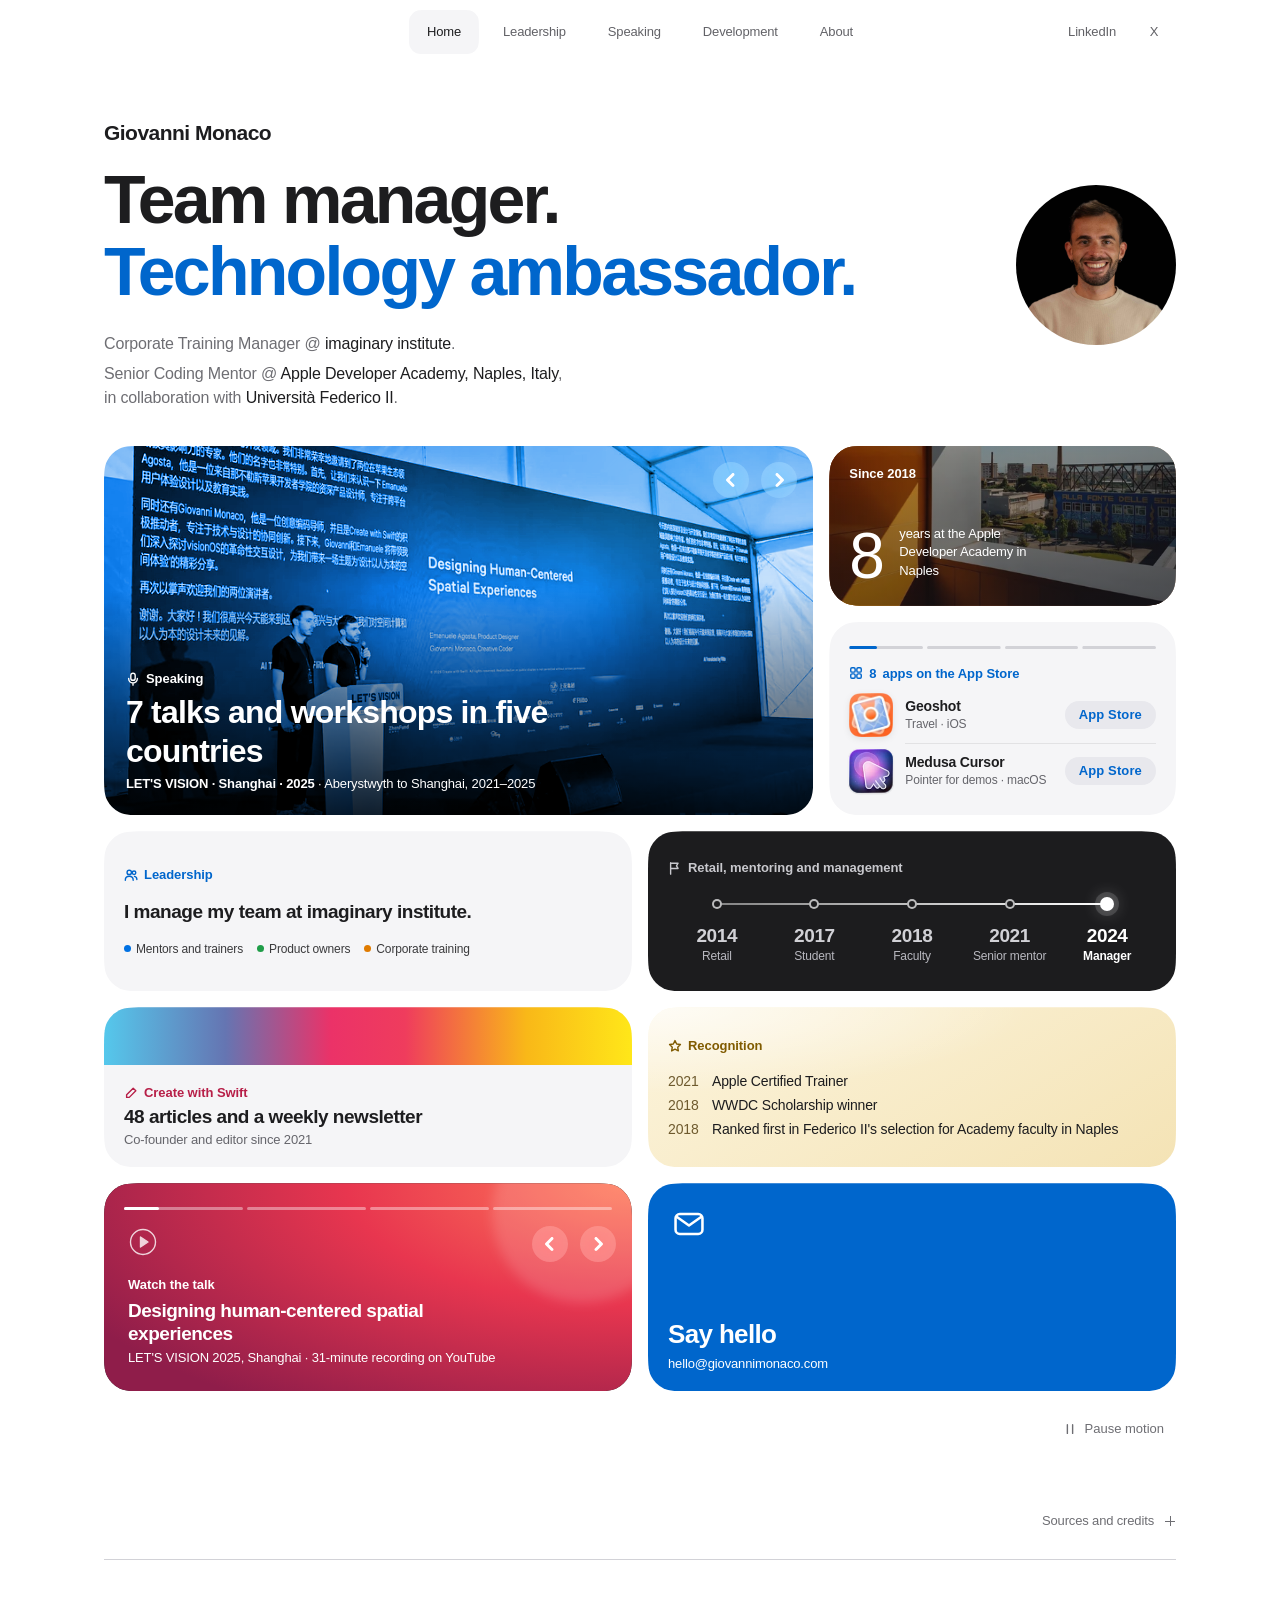
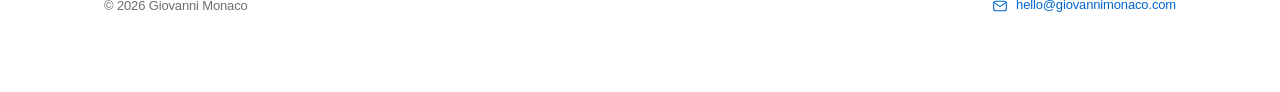
<file: writing/index.html>
<!doctype html>
<html lang="en">
<head>
<meta charset="utf-8">
<meta name="viewport" content="width=device-width, initial-scale=1">
<script src="/assets/site/7dc8b7170ec452e5.js"></script>
<title>Writing &amp; Apps · Create with Swift · Giovanni Monaco</title>
<meta name="description" content="Co-founder and editor of Create with Swift: 48 articles on Swift, SwiftUI, Core ML and visionOS. And 8 apps on the App Store.">
<link rel="canonical" href="https://giovannimonaco.com/writing/">
<meta property="og:type" content="website">
<meta property="og:site_name" content="Giovanni Monaco">
<meta property="og:title" content="Writing &amp; Apps · Create with Swift · Giovanni Monaco">
<meta property="og:description" content="Co-founder and editor of Create with Swift: 48 articles on Swift, SwiftUI, Core ML and visionOS. And 8 apps on the App Store.">
<meta property="og:url" content="https://giovannimonaco.com/writing/">
<meta property="og:image" content="https://giovannimonaco.com/og-image.jpg">
<meta property="og:image:width" content="1200">
<meta property="og:image:height" content="630">
<meta property="og:image:alt" content="Portrait of Giovanni Monaco">
<meta name="twitter:card" content="summary_large_image">
<meta name="twitter:site" content="@giovanni_jean">
<meta name="twitter:image" content="https://giovannimonaco.com/og-image.jpg">
<meta name="twitter:image:alt" content="Portrait of Giovanni Monaco">
<link rel="icon" type="image/x-icon" sizes="16x16 32x32 48x48 64x64" href="/favicon.ico">
<link rel="icon" type="image/png" sizes="64x64" href="/favicon-gm.png">
<link rel="apple-touch-icon" sizes="180x180" href="/touch-icon-gm.png">
<link rel="manifest" href="/site.webmanifest">
<meta name="apple-mobile-web-app-title" content="Giovanni Monaco">
<meta name="color-scheme" content="light dark">
<meta name="theme-color" media="(prefers-color-scheme: light)" content="#ffffff">
<meta name="theme-color" media="(prefers-color-scheme: dark)" content="#000000">
<link rel="stylesheet" href="/assets/site/ca0259819fe070cc.css">
<link rel="stylesheet" href="/product-style.css?v=20261116-h1-r2">
<link rel="stylesheet" href="/continuous-corners.css?v=20261114-r1">
<script src="/continuous-corners.js?v=20261114-r1" defer></script>
<script id="page-schema" type="application/ld+json">{"@context":"https://schema.org","@graph":[{"@type":"Person","@id":"https://giovannimonaco.com/#person","name":"Giovanni Monaco","url":"https://giovannimonaco.com/","image":"https://giovannimonaco.com/foto/responsive/giovanni-monaco-portrait-1600.webp","description":"Team manager and technology ambassador based in Naples.","jobTitle":["Corporate Training Manager","Senior Coding Mentor"],"worksFor":[{"@type":"Organization","name":"imaginary institute"},{"@type":"Organization","name":"Apple Developer Academy"}],"alumniOf":[{"@type":"CollegeOrUniversity","name":"Università di Napoli Federico II"}],"knowsAbout":["Team management","Apple platforms","visionOS","Spatial design","Machine learning","Swift","SwiftUI","Core ML","Challenge Based Learning"],"award":["WWDC Scholarship winner (2018)","Apple Certified Trainer (2021)"],"address":{"@type":"PostalAddress","addressLocality":"Naples","addressRegion":"Campania","addressCountry":"IT"},"email":"mailto:hello@giovannimonaco.com","sameAs":["https://www.linkedin.com/in/giovanni-monaco/","https://x.com/giovanni_jean","https://www.createwithswift.com/author/giovannimonaco/","https://github.com/giovannimonaco","https://imaginary.institute/team/giovanni-monaco","https://apps.apple.com/developer/giovanni-monaco/id1605119407"]},{"@type":"WebSite","@id":"https://giovannimonaco.com/#website","url":"https://giovannimonaco.com/","name":"Giovanni Monaco","inLanguage":"en","publisher":{"@id":"https://giovannimonaco.com/#person"}},{"@type":"WebPage","@id":"https://giovannimonaco.com/writing/#webpage","url":"https://giovannimonaco.com/writing/","name":"Writing & Apps · Create with Swift · Giovanni Monaco","description":"Co-founder and editor of Create with Swift: 48 articles on Swift, SwiftUI, Core ML and visionOS. And 8 apps on the App Store.","inLanguage":"en","isPartOf":{"@id":"https://giovannimonaco.com/#website"},"about":{"@id":"https://giovannimonaco.com/#person"},"dateModified":"2026-11-16T14:16:52.577Z"}]}</script>
</head>
<body>
<div class="page">

  <nav class="bar" aria-label="Main navigation">
    <a class="brand" href="/">Giovanni Monaco</a>
    <div class="tabs" role="tablist" aria-label="Portfolio sections">
      <a class="tab" role="tab" id="tab-home" aria-controls="panel-home" data-tab="home" aria-selected="false" href="/">Home</a>
      <a class="tab" role="tab" id="tab-teaching" aria-controls="panel-teaching" data-tab="teaching" aria-selected="false" href="/leadership/">Leadership</a>
      <a class="tab" role="tab" id="tab-talks" aria-controls="panel-talks" data-tab="talks" aria-selected="false" href="/speaking/">Speaking</a>
      <a class="tab" role="tab" id="tab-writing" aria-controls="panel-writing" data-tab="writing" aria-selected="true" href="/writing/">Development</a>
      <a class="tab" role="tab" id="tab-about" aria-controls="panel-about" data-tab="about" aria-selected="false" href="/about/">About</a>
    </div>
    <div class="out">
      <a href="https://www.linkedin.com/in/giovanni-monaco/">LinkedIn</a>
      <a href="https://x.com/giovanni_jean">X</a>
    </div>
  </nav>



  <main>
    <section class="panel product-panel writing" data-panel="writing" id="panel-writing" role="tabpanel" aria-labelledby="tab-writing">
      <header class="page-head product-head"><p class="section-kicker">Articles, code &amp; apps</p><div data-page-heading><h1 tabindex="-1"><span>Ideas to explore.</span><span>Apps to use.</span></h1></div><p>Articles, source code and apps I have published or managed.</p></header>
      <div class="cards">
        <a class="card wide card-link writing-feature" href="https://www.createwithswift.com/author/giovannimonaco/">
          <span class="writing-brand-rule" aria-hidden="true"></span>
          <div class="feature-copy">
            <p class="writing-role">Co-founder and editor since 2021</p>
            <h2>Create with Swift</h2>
            <p class="writing-description">Practical tutorials on Swift, SwiftUI,<br class="writing-desktop-break"> Core ML and visionOS.</p>
            <span class="action-link"><span class="link-label">Explore the articles</span><span class="link-icon" aria-hidden="true"></span></span>
          </div>
          <div class="writing-evidence">
            <dl class="writing-stats">
              <div><dt>Articles</dt><dd>48</dd></div>
              <div><dt>Technical tutorials</dt><dd>27</dd></div>
              <div><dt>Newsletter</dt><dd>Weekly</dd></div>
            </dl>
            <p class="writing-note">The newsletter reached issue 100 in March 2026.</p>
          </div>
        </a>
      </div>
      <section class="surface-section surface-gray" aria-labelledby="writing-articles-title">
      <h2 id="writing-articles-title" class="section-title">Selected articles.</h2>
      <div class="articles article-gallery" id="article-cards" role="region" aria-label="Selected articles" tabindex="0">
        <article class="post post-series"><a class="post-cover card-link" href="https://www.createwithswift.com/building-a-3d-experience-in-visionos-windows/" target="_blank" rel="noopener" aria-label="Read Building a 3D experience in visionOS: Windows"><img loading="lazy" decoding="async" src="/foto/scrittura/articoli/building-a-3d-experience-in-visionos-windows-960.webp" srcset="/foto/scrittura/articoli/building-a-3d-experience-in-visionos-windows-640.webp 640w, /foto/scrittura/articoli/building-a-3d-experience-in-visionos-windows-960.webp 960w" sizes="(max-width: 600px) 82vw, (max-width: 900px) 45vw, 342px" width="960" height="540" alt=""></a><span class="post-copy"><span class="topic">visionOS</span><a class="post-series-title card-link" href="https://www.createwithswift.com/building-a-3d-experience-in-visionos-windows/" target="_blank" rel="noopener"><b class="card-title">Building a 3D experience in visionOS</b></a><span class="meta post-series-links">A three-part series: <a class="inline-link" href="https://www.createwithswift.com/building-a-3d-experience-in-visionos-windows/" target="_blank" rel="noopener">windows</a>, <a class="inline-link" href="https://www.createwithswift.com/building-a-3d-experience-in-visionos-volumes/" target="_blank" rel="noopener">volumes</a> and <a class="inline-link" href="https://www.createwithswift.com/building-a-3d-experience-in-visionos-immersive-spaces/" target="_blank" rel="noopener">immersive spaces</a>.</span><span class="post-footer"><span class="yr">2024</span><span class="post-credit">Cover: Create with Swift</span></span><span class="go link-icon" aria-hidden="true"></span></span></article>
        <a class="post card-link" href="https://www.createwithswift.com/introduction-to-realityview/" target="_blank" rel="noopener" style="--c:#bf5af2"><span class="post-cover"><img loading="lazy" decoding="async" src="/foto/scrittura/articoli/introduction-to-realityview-960.webp" srcset="/foto/scrittura/articoli/introduction-to-realityview-640.webp 640w, /foto/scrittura/articoli/introduction-to-realityview-960.webp 960w" sizes="(max-width: 600px) 82vw, (max-width: 900px) 45vw, 342px" width="960" height="540" alt=""></span><span class="post-copy"><span class="topic">visionOS</span><b class="card-title">Introduction to RealityView</b><span class="meta">Bring interactive 3D content into SwiftUI with RealityKit</span><span class="post-footer"><span class="yr">2024</span><span class="post-credit">Cover: Create with Swift</span></span><span class="go link-icon" aria-hidden="true"></span></span></a>
        <a class="post card-link" href="https://www.createwithswift.com/creating-advanced-hover-effects-in-visionos/" target="_blank" rel="noopener" style="--c:#bf5af2"><span class="post-cover"><img loading="lazy" decoding="async" src="/foto/scrittura/articoli/creating-advanced-hover-effects-in-visionos-960.webp" srcset="/foto/scrittura/articoli/creating-advanced-hover-effects-in-visionos-640.webp 640w, /foto/scrittura/articoli/creating-advanced-hover-effects-in-visionos-960.webp 960w" sizes="(max-width: 600px) 82vw, (max-width: 900px) 45vw, 342px" width="960" height="540" alt=""></span><span class="post-copy"><span class="topic">visionOS</span><b class="card-title">Creating advanced hover effects in visionOS</b><span class="meta">Build custom hover effects for spatial interfaces</span><span class="post-footer"><span class="yr">2024</span><span class="post-credit">Cover: Create with Swift</span></span><span class="go link-icon" aria-hidden="true"></span></span></a>
        <a class="post card-link" href="https://www.createwithswift.com/ensuring-interface-legibility-and-contrast-in-visionos/" target="_blank" rel="noopener" style="--c:#ff9f0a"><span class="post-cover"><img loading="lazy" decoding="async" src="/foto/scrittura/articoli/ensuring-interface-legibility-and-contrast-in-visionos-960.webp" srcset="/foto/scrittura/articoli/ensuring-interface-legibility-and-contrast-in-visionos-640.webp 640w, /foto/scrittura/articoli/ensuring-interface-legibility-and-contrast-in-visionos-960.webp 960w" sizes="(max-width: 600px) 82vw, (max-width: 900px) 45vw, 342px" width="960" height="540" alt=""></span><span class="post-copy"><span class="topic">Design</span><b class="card-title">Ensuring interface legibility and contrast in visionOS</b><span class="meta">Use materials to keep spatial interfaces readable</span><span class="post-footer"><span class="yr">2024</span><span class="post-credit">Cover: Create with Swift</span></span><span class="go link-icon" aria-hidden="true"></span></span></a>
        <a class="post card-link" href="https://www.createwithswift.com/creating-a-mesh-gradient-in-swiftui/" target="_blank" rel="noopener" style="--c:#0a84ff"><span class="post-cover"><img loading="lazy" decoding="async" src="/foto/scrittura/articoli/creating-a-mesh-gradient-in-swiftui-960.webp" srcset="/foto/scrittura/articoli/creating-a-mesh-gradient-in-swiftui-640.webp 640w, /foto/scrittura/articoli/creating-a-mesh-gradient-in-swiftui-960.webp 960w" sizes="(max-width: 600px) 82vw, (max-width: 900px) 45vw, 342px" width="960" height="540" alt=""></span><span class="post-copy"><span class="topic">SwiftUI</span><b class="card-title">Creating a mesh gradient in SwiftUI</b><span class="meta">Create and animate colorful mesh gradients</span><span class="post-footer"><span class="yr">2024</span><span class="post-credit">Cover: Create with Swift</span></span><span class="go link-icon" aria-hidden="true"></span></span></a>
        <a class="post card-link" href="https://www.createwithswift.com/create-ml-explained-apples-toolchain-to-build-and-train-machine-learning-models/" target="_blank" rel="noopener" style="--c:#30d158"><span class="post-cover"><img loading="lazy" decoding="async" src="/foto/scrittura/articoli/create-ml-explained-apples-toolchain-to-build-and-train-machine-learning-models-960.webp" srcset="/foto/scrittura/articoli/create-ml-explained-apples-toolchain-to-build-and-train-machine-learning-models-640.webp 640w, /foto/scrittura/articoli/create-ml-explained-apples-toolchain-to-build-and-train-machine-learning-models-960.webp 960w" sizes="(max-width: 600px) 82vw, (max-width: 900px) 45vw, 342px" width="960" height="540" alt=""></span><span class="post-copy"><span class="topic">Machine learning</span><b class="card-title">Create ML explained</b><span class="meta">Apple's toolchain to build and train machine learning models</span><span class="post-footer"><span class="yr">2021</span><span class="post-credit">Cover: Create with Swift</span></span><span class="go link-icon" aria-hidden="true"></span></span></a>
      </div>
      <div class="gallery-controls article-controls" aria-label="Article cards navigation"><button class="carousel-arrow carousel-arrow--previous" type="button" data-gallery-step="-1" aria-label="Previous article card" aria-controls="article-cards"><svg viewBox="0 0 36 36" aria-hidden="true" focusable="false"><path d="m22.5597 16.9375-5.5076-5.5c-.5854-.5854-1.5323-.5825-2.1157.0039-.5835.5869-.5815 1.5366.0039 2.1211l4.4438 4.4375-4.4438 4.4375c-.5854.5845-.5874 1.5342-.0039 2.1211.2922.2944.676.4414 1.0598.4414.3818 0 .7637-.1455 1.0559-.4375l5.5076-5.5c.2815-.2812.4403-.6636.4403-1.0625s-.1588-.7812-.4403-1.0625z"/></svg></button><button class="carousel-arrow" type="button" data-gallery-step="1" aria-label="Next article card" aria-controls="article-cards"><svg viewBox="0 0 36 36" aria-hidden="true" focusable="false"><path d="m22.5597 16.9375-5.5076-5.5c-.5854-.5854-1.5323-.5825-2.1157.0039-.5835.5869-.5815 1.5366.0039 2.1211l4.4438 4.4375-4.4438 4.4375c-.5854.5845-.5874 1.5342-.0039 2.1211.2922.2944.676.4414 1.0598.4414.3818 0 .7637-.1455 1.0559-.4375l5.5076-5.5c.2815-.2812.4403-.6636.4403-1.0625s-.1588-.7812-.4403-1.0625z"/></svg></button></div>
      </section>
      <section class="surface-section" aria-labelledby="writing-resources-title">
      <h2 id="writing-resources-title" class="section-title">Open resources.</h2>
      <article class="resource-feature">
        <a class="resource-image" href="https://imaginaryinstitute.gumroad.com/l/spatialinteractionsplaygrounds" aria-label="Explore Spatial Interactions Playgrounds for visionOS"><img loading="lazy" decoding="async" src="/foto/scrittura/spatial-interactions-playgrounds.webp" alt="Hand tracking with glowing pink spheres in the Spatial Interactions Playgrounds immersive demo on Apple Vision Pro" width="1005" height="565"></a>
        <div class="resource-copy"><p class="resource-year">2024</p><h3>Spatial Interactions Playgrounds for visionOS</h3><p>Free source code by imaginary institute, released with our SwiftConf talk: a gallery of 2D and 3D interactions and an immersive playground for Apple Vision Pro. I managed the project.</p><a class="action-link" href="https://imaginaryinstitute.gumroad.com/l/spatialinteractionsplaygrounds"><span class="link-label">Explore the source code</span><span class="link-icon" aria-hidden="true"></span></a></div>
      </article>
      </section>
      <section class="surface-section surface-gray" aria-labelledby="writing-personal-title">
      <h2 id="writing-personal-title" class="section-title">Apps on my developer account.</h2>
      <article class="app-case" aria-labelledby="geoshot-case-title">
        <div class="app-case-copy">
          <div class="app-case-intro">
            <p class="app-case-eyebrow">Geoshot · iOS · 2024–2026</p>
            <h3 id="geoshot-case-title">Places worth capturing.</h3>
            <p class="app-case-credit">I developed Geoshot and co-designed its user interface with <a class="inline-link" href="https://emanueleagosta.github.io/portfolio/">Emanuele Agosta</a>.</p>
          </div>
          <a class="app-store-badge" href="https://apps.apple.com/app/id6504120634"><img loading="lazy" decoding="async" src="/foto/badges/download-on-the-app-store.svg" width="132" height="44" alt="Download Geoshot on the App Store"></a>
        </div>
        <div class="app-case-flow">
          <figure>
            <a class="device-preview" href="/foto/geoshot/geoshot-atrani-map-point-1200.webp" aria-label="Open the full Geoshot Point interface screenshot">
              <img class="device-screen" loading="lazy" decoding="async" src="/foto/geoshot/geoshot-atrani-map-point-800.webp" srcset="/foto/geoshot/geoshot-atrani-map-point-480.webp 480w, /foto/geoshot/geoshot-atrani-map-point-800.webp 800w, /foto/geoshot/geoshot-atrani-map-point-1200.webp 1200w" sizes="(max-width: 760px) calc((100vw - 104px) / 2), (max-width: 1120px) calc((100vw - 172px) / 4), 212px" width="1320" height="2868" alt="Geoshot Point capture interface overlooking Atrani and its coastline">
              <img class="device-bezel" loading="lazy" decoding="async" src="/foto/geoshot/iphone-18-pro-black-portrait.png" width="1350" height="2760" alt="" aria-hidden="true">
            </a>
            <figcaption><b>Point</b><span>Atrani</span></figcaption>
          </figure>
          <figure>
            <a class="device-preview" href="/foto/geoshot/geoshot-map-field-of-view-1200.webp" aria-label="Open the full Geoshot Cone interface screenshot">
              <img class="device-screen" loading="lazy" decoding="async" src="/foto/geoshot/geoshot-map-field-of-view-800.webp" srcset="/foto/geoshot/geoshot-map-field-of-view-480.webp 480w, /foto/geoshot/geoshot-map-field-of-view-800.webp 800w, /foto/geoshot/geoshot-map-field-of-view-1200.webp 1200w" sizes="(max-width: 760px) calc((100vw - 104px) / 2), (max-width: 1120px) calc((100vw - 172px) / 4), 212px" width="1320" height="2868" alt="Geoshot field-of-view interface with an orange cone and angle controls">
              <img class="device-bezel" loading="lazy" decoding="async" src="/foto/geoshot/iphone-18-pro-black-portrait.png" width="1350" height="2760" alt="" aria-hidden="true">
            </a>
            <figcaption><b>Cone</b><span>Field of view</span></figcaption>
          </figure>
          <figure>
            <a class="device-preview" href="/foto/geoshot/geoshot-map-distance-measurement-1200.webp" aria-label="Open the full Geoshot Line interface screenshot">
              <img class="device-screen" loading="lazy" decoding="async" src="/foto/geoshot/geoshot-map-distance-measurement-800.webp" srcset="/foto/geoshot/geoshot-map-distance-measurement-480.webp 480w, /foto/geoshot/geoshot-map-distance-measurement-800.webp 800w, /foto/geoshot/geoshot-map-distance-measurement-1200.webp 1200w" sizes="(max-width: 760px) calc((100vw - 104px) / 2), (max-width: 1120px) calc((100vw - 172px) / 4), 212px" width="1320" height="2868" alt="Geoshot distance measurement interface with an orange line across the map of Europe">
              <img class="device-bezel" loading="lazy" decoding="async" src="/foto/geoshot/iphone-18-pro-black-portrait.png" width="1350" height="2760" alt="" aria-hidden="true">
            </a>
            <figcaption><b>Line</b><span>Distance</span></figcaption>
          </figure>
          <figure>
            <div class="device-preview device-video">
              <img class="device-screen" loading="lazy" decoding="async" src="/foto/geoshot/geoshot-venice-grand-canal-video-poster-800.webp" srcset="/foto/geoshot/geoshot-venice-grand-canal-video-poster-480.webp 480w, /foto/geoshot/geoshot-venice-grand-canal-video-poster-800.webp 800w, /foto/geoshot/geoshot-venice-grand-canal-video-poster-1200.webp 1200w" sizes="(max-width: 760px) calc((100vw - 104px) / 2), (max-width: 1120px) calc((100vw - 172px) / 4), 212px" width="450" height="980" alt="First frame of the selected GeoShot video over Venice’s Grand Canal">
              <video id="geoshot-preview-video" class="device-screen device-video-media" data-src="/foto/geoshot/venice-grand-canal-preview.mp4" preload="none" muted playsinline loop aria-label="GeoShot map video moving over Venice’s Grand Canal"></video>
              <img class="device-bezel" loading="lazy" decoding="async" src="/foto/geoshot/iphone-18-pro-black-portrait.png" width="1350" height="2760" alt="" aria-hidden="true">
            </div>
            <figcaption>
              <div class="device-video-heading"><b>Video</b>
              <div class="carousel-playback device-video-playback" hidden>
                <div class="carousel-pagination device-video-progress" role="progressbar" aria-label="Video playback" aria-valuemin="0" aria-valuemax="100" aria-valuenow="0"><span class="carousel-story-dot" aria-current="true" aria-hidden="true"><span class="story-track"><span class="story-fill"></span></span></span></div>
                <button class="carousel-arrow carousel-story-toggle device-video-toggle is-paused" type="button" aria-label="Play video" aria-controls="geoshot-preview-video" aria-pressed="true"><svg viewBox="0 0 36 36" aria-hidden="true" focusable="false"><path class="story-pause-icon" d="M12 11h4v14h-4zM20 11h4v14h-4z"/><path class="story-play-icon" d="m14 10 12 8-12 8z"/></svg></button>
              </div>
              </div>
              <span>Venice · Grand Canal</span>
            </figcaption>
          </figure>
        </div>
      </article>
      <div class="cards three apps4 app-lineup" id="personal-apps" role="region" aria-label="Apps on my developer account" tabindex="0">
        <a class="card card-link" href="https://apps.apple.com/app/id6759604004"><div class="media icon"><span class="app-icon-frame"><img loading="lazy" decoding="async" data-app="6759604004" src="/foto/responsive/orya-timer-256.webp" srcset="/foto/responsive/orya-timer-96.webp 96w, /foto/responsive/orya-timer-192.webp 192w, /foto/responsive/orya-timer-256.webp 256w, /foto/responsive/orya-timer-512.webp 512w" sizes="(max-width: 600px) 120px, 128px" alt="" width="512" height="512"></span></div><h3 class="card-title"><span>Orya Timer</span><span class="link-icon" aria-hidden="true"></span></h3><p>Interval timer for workouts · iOS · 2026</p></a>
        <a class="card card-link" href="https://apps.apple.com/it/app/sdo-facile/id1264531086"><div class="media icon"><span class="app-icon-frame"><img loading="lazy" decoding="async" data-app="1264531086" src="/foto/responsive/sdo-facile-256.webp" srcset="/foto/responsive/sdo-facile-96.webp 96w, /foto/responsive/sdo-facile-192.webp 192w, /foto/responsive/sdo-facile-256.webp 256w, /foto/responsive/sdo-facile-512.webp 512w" sizes="(max-width: 600px) 120px, 128px" alt="" width="512" height="512"></span></div><h3 class="card-title"><span>SDO Facile</span><span class="link-icon" aria-hidden="true"></span></h3><p>ICD-9-CM codes for clinicians, co-created · iOS · since 2017</p></a>
        <a class="card card-link" href="https://apps.apple.com/app/id1617993523"><div class="media icon"><span class="app-icon-frame"><img loading="lazy" decoding="async" data-app="1617993523" src="/foto/responsive/hello-custom-wallpapers-256.webp" srcset="/foto/responsive/hello-custom-wallpapers-96.webp 96w, /foto/responsive/hello-custom-wallpapers-192.webp 192w, /foto/responsive/hello-custom-wallpapers-256.webp 256w, /foto/responsive/hello-custom-wallpapers-512.webp 512w" sizes="(max-width: 600px) 120px, 128px" alt="" width="512" height="512"></span></div><h3 class="card-title"><span>Hello Custom Wallpapers</span><span class="link-icon" aria-hidden="true"></span></h3><p>Wallpaper maker · iOS · 2022</p></a>
      </div>
      <div class="gallery-controls" aria-label="personal app navigation"><button class="carousel-arrow carousel-arrow--previous" type="button" data-gallery-step="-1" aria-label="Previous personal app" aria-controls="personal-apps"><svg viewBox="0 0 36 36" aria-hidden="true" focusable="false"><path d="m22.5597 16.9375-5.5076-5.5c-.5854-.5854-1.5323-.5825-2.1157.0039-.5835.5869-.5815 1.5366.0039 2.1211l4.4438 4.4375-4.4438 4.4375c-.5854.5845-.5874 1.5342-.0039 2.1211.2922.2944.676.4414 1.0598.4414.3818 0 .7637-.1455 1.0559-.4375l5.5076-5.5c.2815-.2812.4403-.6636.4403-1.0625s-.1588-.7812-.4403-1.0625z"/></svg></button><button class="carousel-arrow" type="button" data-gallery-step="1" aria-label="Next personal app" aria-controls="personal-apps"><svg viewBox="0 0 36 36" aria-hidden="true" focusable="false"><path d="m22.5597 16.9375-5.5076-5.5c-.5854-.5854-1.5323-.5825-2.1157.0039-.5835.5869-.5815 1.5366.0039 2.1211l4.4438 4.4375-4.4438 4.4375c-.5854.5845-.5874 1.5342-.0039 2.1211.2922.2944.676.4414 1.0598.4414.3818 0 .7637-.1455 1.0559-.4375l5.5076-5.5c.2815-.2812.4403-.6636.4403-1.0625s-.1588-.7812-.4403-1.0625z"/></svg></button></div>
      </section>
      <section class="surface-section" aria-labelledby="writing-team-title">
      <h2 id="writing-team-title" class="section-title">Apps made with a team.</h2>
      <div class="cards three apps4 app-lineup" id="team-apps" role="region" aria-label="Apps made with a team" tabindex="0">
        <a class="card card-link" href="https://apps.apple.com/app/id6742331297"><div class="media icon"><img data-transparent="true" loading="lazy" decoding="async" data-app="6742331297" src="/foto/responsive/medusa-256.webp" srcset="/foto/responsive/medusa-96.webp 96w, /foto/responsive/medusa-192.webp 192w, /foto/responsive/medusa-256.webp 256w, /foto/responsive/medusa-512.webp 512w" sizes="(max-width: 600px) 120px, 128px" alt="" width="512" height="512"></div><h3 class="card-title"><span>Medusa Cursor</span><span class="link-icon" aria-hidden="true"></span></h3><p>A more visible pointer for demos and talks · macOS · 2025. I managed the project and the release.</p></a>
        <a class="card card-link" href="https://apps.apple.com/app/id6739492783"><div class="media icon"><img data-transparent="true" loading="lazy" decoding="async" data-app="6739492783" src="/foto/responsive/lucid-256.webp" srcset="/foto/responsive/lucid-96.webp 96w, /foto/responsive/lucid-192.webp 192w, /foto/responsive/lucid-256.webp 256w, /foto/responsive/lucid-512.webp 512w" sizes="(max-width: 600px) 120px, 128px" alt="" width="512" height="512"></div><h3 class="card-title"><span>Lucid</span><span class="link-icon" aria-hidden="true"></span></h3><p>Floating timers that stay out of the way · macOS · 2024. I managed the project and the release.</p></a>
        <a class="card card-link" href="https://apps.apple.com/app/id6504595915"><div class="media icon"><span class="app-icon-frame"><img loading="lazy" decoding="async" data-app="6504595915" src="/foto/responsive/anachronism-256.webp" srcset="/foto/responsive/anachronism-96.webp 96w, /foto/responsive/anachronism-192.webp 192w, /foto/responsive/anachronism-256.webp 256w, /foto/responsive/anachronism-512.webp 512w" sizes="(max-width: 600px) 120px, 128px" alt="" width="512" height="512"></span></div><h3 class="card-title"><span>Anachronism</span><span class="link-icon" aria-hidden="true"></span></h3><p>A clock as digital art, all in SwiftUI · Mac, iPad and Apple TV · 2024. Built with Flora Damiano.</p></a>
        <a class="card card-link" href="https://apps.apple.com/app/id1347811028"><div class="media icon"><span class="app-icon-frame"><img loading="lazy" decoding="async" data-app="1347811028" src="/foto/responsive/noisegate-256.webp" srcset="/foto/responsive/noisegate-96.webp 96w, /foto/responsive/noisegate-192.webp 192w, /foto/responsive/noisegate-256.webp 256w, /foto/responsive/noisegate-512.webp 512w" sizes="(max-width: 600px) 120px, 128px" alt="" width="512" height="512"></span></div><h3 class="card-title"><span>NoiseGate</span><span class="link-icon" aria-hidden="true"></span></h3><p>Noise meter with a global heat map · iOS · 2018. Built with five teammates at the Apple Developer Academy in Naples.</p></a>
      </div>
      <div class="gallery-controls" aria-label="team app navigation"><button class="carousel-arrow carousel-arrow--previous" type="button" data-gallery-step="-1" aria-label="Previous team app" aria-controls="team-apps"><svg viewBox="0 0 36 36" aria-hidden="true" focusable="false"><path d="m22.5597 16.9375-5.5076-5.5c-.5854-.5854-1.5323-.5825-2.1157.0039-.5835.5869-.5815 1.5366.0039 2.1211l4.4438 4.4375-4.4438 4.4375c-.5854.5845-.5874 1.5342-.0039 2.1211.2922.2944.676.4414 1.0598.4414.3818 0 .7637-.1455 1.0559-.4375l5.5076-5.5c.2815-.2812.4403-.6636.4403-1.0625s-.1588-.7812-.4403-1.0625z"/></svg></button><button class="carousel-arrow" type="button" data-gallery-step="1" aria-label="Next team app" aria-controls="team-apps"><svg viewBox="0 0 36 36" aria-hidden="true" focusable="false"><path d="m22.5597 16.9375-5.5076-5.5c-.5854-.5854-1.5323-.5825-2.1157.0039-.5835.5869-.5815 1.5366.0039 2.1211l4.4438 4.4375-4.4438 4.4375c-.5854.5845-.5874 1.5342-.0039 2.1211.2922.2944.676.4414 1.0598.4414.3818 0 .7637-.1455 1.0559-.4375l5.5076-5.5c.2815-.2812.4403-.6636.4403-1.0625s-.1588-.7812-.4403-1.0625z"/></svg></button></div>
      </section>
      <details class="site-sources"><summary>Sources and credits</summary><div class="sources-body"><ul><li>Source: <a href="https://www.createwithswift.com/author/giovannimonaco/">Giovanni Monaco on Create with Swift</a> · Co-founding: <a href="https://moritzrecke.com/create-with-swift/">Moritz Recke on Create with Swift</a></li><li>Selected article covers: Create with Swift. Original artwork, shown without cropping; the hover-effects cover uses a still frame. Article authors as credited on each source page:<ul><li><a href="https://www.createwithswift.com/building-a-3d-experience-in-visionos-windows/">Building a 3D experience in visionOS: Windows</a> — Giovanni Monaco and Pasquale Vittoriosi.</li><li><a href="https://www.createwithswift.com/introduction-to-realityview/">Introduction to RealityView</a> — Giovanni Monaco and Pasquale Vittoriosi.</li><li><a href="https://www.createwithswift.com/creating-advanced-hover-effects-in-visionos/">Creating advanced hover effects in visionOS</a> — <a class="inline-link" href="https://emanueleagosta.github.io/portfolio/">Emanuele Agosta</a> and Giovanni Monaco.</li><li><a href="https://www.createwithswift.com/ensuring-interface-legibility-and-contrast-in-visionos/">Ensuring interface legibility and contrast in visionOS</a> — <a class="inline-link" href="https://emanueleagosta.github.io/portfolio/">Emanuele Agosta</a> and Giovanni Monaco.</li><li><a href="https://www.createwithswift.com/creating-a-mesh-gradient-in-swiftui/">Creating a mesh gradient in SwiftUI</a> — Giovanni Monaco.</li><li><a href="https://www.createwithswift.com/create-ml-explained-apples-toolchain-to-build-and-train-machine-learning-models/">Create ML Explained: Apple&#x27;s Toolchain to  Build and Train Machine Learning Models</a> — Moritz Philip Recke and Giovanni Monaco.</li></ul></li><li>Spatial Interactions Playgrounds source code and cover image: <a href="https://imaginaryinstitute.gumroad.com/l/spatialinteractionsplaygrounds">imaginary institute on Gumroad</a> · <a href="https://imaginary.institute/team/giovanni-monaco">imaginary institute team page</a> · <a href="https://createwithswift.com/create-with-swift-at-lets-vision-2025/">Create with Swift at LET'S VISION 2025</a></li><li>Geoshot: development and interface design by Giovanni Monaco, in collaboration with <a class="inline-link" href="https://emanueleagosta.github.io/portfolio/">Emanuele Agosta</a>. Interface screenshots and the Venice video from the Geoshot project materials. Map imagery: Apple Maps.</li><li>iPhone frames: <a href="https://developer.apple.com/design/resources/#product-bezels">Apple Design Resources</a>. Download on the App Store badge: <a href="https://developer.apple.com/app-store/marketing/guidelines/">Apple App Store marketing resources</a>.</li><li>Source: <a href="https://apps.apple.com/developer/giovanni-monaco/id1605119407">my App Store developer page</a></li><li>Credits: <a href="https://www.createwithswift.com/medusa/">Medusa on Create with Swift</a></li><li>Credits: <a href="https://www.createwithswift.com/lucid/">Lucid on Create with Swift</a></li><li>App icons and store information: the App Store listings linked from each app card. Anachronism: <a href="https://apps.apple.com/app/id6504595915">App Store listing</a>.</li><li>Team: <a href="https://noisegate.app/">noisegate.app</a></li></ul></div></details>
</section>

</main>

  <footer class="site-footer"><span>© <span data-this-year>2026</span> Giovanni Monaco</span><a class="footer-contact" href="mailto:hello@giovannimonaco.com"><svg viewBox="0 0 24 24" aria-hidden="true"><rect x="2.5" y="5" width="19" height="14" rx="3"/><path d="M3.5 7l8.5 6 8.5-6"/></svg><span>hello@giovannimonaco.com</span></a></footer>
</div>

<script id="other-sections" type="application/json">{"panels":"    \u003csection class=\"panel\" data-panel=\"home\" id=\"panel-home\" role=\"tabpanel\" aria-labelledby=\"tab-home\" hidden>\n      \u003cdiv class=\"home\">\n        \u003cdiv class=\"home-grid\">\n          \u003cdiv class=\"wg b-talk\" role=\"group\" aria-label=\"Speaking photos\">\n            \u003ca class=\"w w-photo\" href=\"/speaking/\" aria-label=\"Explore talks and workshops\">\n              \u003cdiv class=\"photos\">\n                \u003cimg loading=\"lazy\" decoding=\"async\" src=\"/foto/responsive/giovanni-monaco-lets-vision-2025-shanghai-800.webp\" srcset=\"/foto/responsive/giovanni-monaco-lets-vision-2025-shanghai-480.webp 480w, /foto/responsive/giovanni-monaco-lets-vision-2025-shanghai-800.webp 800w, /foto/responsive/giovanni-monaco-lets-vision-2025-shanghai-1200.webp 1200w, /foto/responsive/giovanni-monaco-lets-vision-2025-shanghai-1600.webp 1600w\" sizes=\"(max-width: 760px) calc(100vw - 40px), (max-width: 1120px) 66vw, 710px\" alt=\"Giovanni Monaco and Emanuele Agosta on stage at LET'S VISION 2025 in Shanghai\" width=\"2000\" height=\"1333\" style=\"object-position:30% 60%\" data-ev=\"LET'S VISION · Shanghai · 2025\" data-tint=\"#0a84ff\" class=\"on\">\n                \u003cimg src=\"/foto/responsive/giovanni-monaco-designfao-2024-faro-800.webp\" srcset=\"/foto/responsive/giovanni-monaco-designfao-2024-faro-480.webp 480w, /foto/responsive/giovanni-monaco-designfao-2024-faro-800.webp 800w, /foto/responsive/giovanni-monaco-designfao-2024-faro-1200.webp 1200w, /foto/responsive/giovanni-monaco-designfao-2024-faro-1280.webp 1280w\" sizes=\"(max-width: 760px) calc(100vw - 40px), (max-width: 1120px) 66vw, 710px\" alt=\"Giovanni Monaco and Emanuele Agosta on stage at designFAO 2024 in Faro\" width=\"1280\" height=\"853\" style=\"object-position:50% 50%\" data-ev=\"designFAO · Faro · 2024\" data-tint=\"#bf5af2\" loading=\"lazy\">\n                \u003cimg src=\"/foto/responsive/giovanni-monaco-iosdevuk-2024-workshop-800.webp\" srcset=\"/foto/responsive/giovanni-monaco-iosdevuk-2024-workshop-480.webp 480w, /foto/responsive/giovanni-monaco-iosdevuk-2024-workshop-800.webp 800w, /foto/responsive/giovanni-monaco-iosdevuk-2024-workshop-1080.webp 1080w\" sizes=\"(max-width: 760px) calc(100vw - 40px), (max-width: 1120px) 66vw, 710px\" alt=\"The Vision Pro workshop at iOSDevUK 2024 in Aberystwyth\" width=\"1080\" height=\"1350\" style=\"object-position:50% 55%\" data-ev=\"iOSDevUK · Aberystwyth · 2024\" data-tint=\"#ff375f\" loading=\"lazy\">\n                \u003cimg src=\"/foto/responsive/giovanni-monaco-xr-salento-2025-tutorial-800.webp\" srcset=\"/foto/responsive/giovanni-monaco-xr-salento-2025-tutorial-480.webp 480w, /foto/responsive/giovanni-monaco-xr-salento-2025-tutorial-800.webp 800w\" sizes=\"(max-width: 760px) calc(100vw - 40px), (max-width: 1120px) 66vw, 710px\" alt=\"The tutorial at XR Salento 2025 in Otranto\" width=\"800\" height=\"600\" style=\"object-position:50% 50%\" data-ev=\"XR Salento · Otranto · 2025\" data-tint=\"#ff9f0a\" loading=\"lazy\">\n                \u003cimg src=\"/foto/responsive/giovanni-monaco-imaginary-institute-talk-800.webp\" srcset=\"/foto/responsive/giovanni-monaco-imaginary-institute-talk-480.webp 480w, /foto/responsive/giovanni-monaco-imaginary-institute-talk-800.webp 800w, /foto/responsive/giovanni-monaco-imaginary-institute-talk-1175.webp 1175w\" sizes=\"(max-width: 760px) calc(100vw - 40px), (max-width: 1120px) 66vw, 710px\" alt=\"Giovanni Monaco presenting on stage with a colleague\" width=\"1175\" height=\"763\" style=\"object-position:50% 35%\" data-ev=\"On stage for imaginary institute\" data-tint=\"#30d158\" loading=\"lazy\">\n                \u003cspan class=\"tint\" style=\"background-color:#0a84ff\">\u003c/span>\n              \u003c/div>\n              \u003cdiv class=\"w-over\">\u003cspan class=\"wh\">\u003csvg viewBox=\"0 0 16 16\" aria-hidden=\"true\">\u003crect x=\"5.5\" y=\"1.5\" width=\"5\" height=\"8\" rx=\"2.5\"/>\u003cpath d=\"M3 7.5a5 5 0 0 0 10 0M8 12.5V15\"/>\u003c/svg>Speaking\u003c/span>\u003cb>\u003cspan data-count=\"talks\">7\u003c/span> talks and workshops in \u003cspan data-count=\"countries\">five\u003c/span> countries\u003c/b>\u003cspan class=\"sub\">\u003cspan class=\"ev\">LET'S VISION · Shanghai · 2025\u003c/span> · Aberystwyth to Shanghai, \u003cspan data-range=\"talks\">2021–2025\u003c/span>\u003c/span>\u003c/div>\n            \u003c/a>\n          \u003c/div>\n          \u003ca class=\"wg b-lead\" href=\"/leadership/\">\n            \u003cdiv class=\"w w-lead\">\n              \u003cspan class=\"wh\">\u003csvg viewBox=\"0 0 16 16\" aria-hidden=\"true\">\u003ccircle cx=\"6\" cy=\"5\" r=\"2.5\"/>\u003cpath d=\"M1.5 14c0-2.7 2-4.5 4.5-4.5s4.5 1.8 4.5 4.5\"/>\u003ccircle cx=\"11.5\" cy=\"5.5\" r=\"2\"/>\u003cpath d=\"M12 9.6c1.6.3 2.7 1.8 2.7 3.6\"/>\u003c/svg>Leadership\u003c/span>\n              \u003cb>I manage my team at imaginary institute.\u003c/b>\n              \u003cul class=\"dots\">\u003cli style=\"--c:#0071e3\">Mentors and trainers\u003c/li>\u003cli style=\"--c:#1f9d48\">Product owners\u003c/li>\u003cli style=\"--c:#e07b00\">Corporate training\u003c/li>\u003c/ul>\n            \u003c/div>\n          \u003c/a>\n          \u003ca class=\"wg b-years\" href=\"/about/\">\n            \u003cdiv class=\"w w-cal\">\n              \u003cimg class=\"academy-campus-photo on\" loading=\"lazy\" decoding=\"async\" src=\"/foto/responsive/apple-developer-academy-naples-campus-2026-480.webp\" srcset=\"/foto/responsive/apple-developer-academy-naples-campus-2026-480.webp 480w, /foto/responsive/apple-developer-academy-naples-campus-2026-800.webp 800w, /foto/responsive/apple-developer-academy-naples-campus-2026-1200.webp 1200w, /foto/responsive/apple-developer-academy-naples-campus-2026-1350.webp 1350w\" sizes=\"(max-width: 760px) calc((100vw - 56px) / 2), (max-width: 1120px) 33vw, 350px\" alt=\"\" aria-hidden=\"true\" width=\"1350\" height=\"1800\">\n              \u003cimg class=\"academy-campus-photo\" loading=\"lazy\" decoding=\"async\" src=\"/foto/responsive/apple-developer-academy-naples-teamwork-2026-480.webp\" srcset=\"/foto/responsive/apple-developer-academy-naples-teamwork-2026-480.webp 480w, /foto/responsive/apple-developer-academy-naples-teamwork-2026-800.webp 800w, /foto/responsive/apple-developer-academy-naples-teamwork-2026-1200.webp 1200w, /foto/responsive/apple-developer-academy-naples-teamwork-2026-1350.webp 1350w\" sizes=\"(max-width: 760px) calc((100vw - 56px) / 2), (max-width: 1120px) 33vw, 350px\" alt=\"\" aria-hidden=\"true\" width=\"1350\" height=\"1800\" style=\"object-position:50% 45%\">\n              \u003cimg class=\"academy-campus-photo\" loading=\"lazy\" decoding=\"async\" src=\"/foto/responsive/giovanni-monaco-apple-developer-academy-student-2018-480.webp\" srcset=\"/foto/responsive/giovanni-monaco-apple-developer-academy-student-2018-480.webp 480w, /foto/responsive/giovanni-monaco-apple-developer-academy-student-2018-800.webp 800w, /foto/responsive/giovanni-monaco-apple-developer-academy-student-2018-1200.webp 1200w, /foto/responsive/giovanni-monaco-apple-developer-academy-student-2018-1600.webp 1600w\" sizes=\"(max-width: 760px) calc((100vw - 56px) / 2), (max-width: 1120px) 33vw, 350px\" alt=\"\" aria-hidden=\"true\" width=\"1672\" height=\"941\" style=\"object-position:52% 45%\">\n              \u003cspan class=\"wh\">Since 2018\u003c/span>\u003cb class=\"big\" data-since=\"2018-10-01\">8\u003c/b>\u003cspan class=\"sub\">years at the Apple Developer Academy in Naples\u003c/span>\n            \u003c/div>\n          \u003c/a>\n          \u003cdiv class=\"wg b-apps\" role=\"group\" aria-label=\"Apps on the App Store\">\n            \u003cdiv class=\"w w-apps\">\n              \u003cdiv class=\"bars app-bars\" role=\"group\" aria-label=\"App pages\">\u003c/div>\n              \u003ca class=\"wh\" href=\"/writing/\" aria-label=\"Explore all apps\">\u003csvg viewBox=\"0 0 16 16\" aria-hidden=\"true\">\u003crect x=\"2\" y=\"2\" width=\"5\" height=\"5\" rx=\"1.4\"/>\u003crect x=\"9\" y=\"2\" width=\"5\" height=\"5\" rx=\"1.4\"/>\u003crect x=\"2\" y=\"9\" width=\"5\" height=\"5\" rx=\"1.4\"/>\u003crect x=\"9\" y=\"9\" width=\"5\" height=\"5\" rx=\"1.4\"/>\u003c/svg>\u003cspan data-count=\"apps\">8\u003c/span> apps on the App Store\u003c/a>\n              \u003cdiv class=\"appview\">\u003cul class=\"applist\">\u003cli>\u003ca class=\"app-link\" href=\"https://apps.apple.com/app/id6504120634\" aria-label=\"View Geoshot on the App Store\">\u003cspan class=\"app-icon-frame\">\u003cimg loading=\"lazy\" decoding=\"async\" data-app=\"6504120634\" src=\"/foto/responsive/geoshot-256.webp\" srcset=\"/foto/responsive/geoshot-96.webp 96w, /foto/responsive/geoshot-192.webp 192w, /foto/responsive/geoshot-256.webp 256w, /foto/responsive/geoshot-512.webp 512w\" sizes=\"44px\" alt=\"\" width=\"512\" height=\"512\">\u003c/span>\u003cspan class=\"nm\">\u003cb>Geoshot\u003c/b>\u003cspan>Travel · iOS\u003c/span>\u003c/span>\u003cspan class=\"get\">App Store\u003c/span>\u003c/a>\u003c/li>\u003cli>\u003ca class=\"app-link\" href=\"https://apps.apple.com/app/id6742331297\" aria-label=\"View Medusa Cursor on the App Store\">\u003cimg data-transparent=\"true\" loading=\"lazy\" decoding=\"async\" data-app=\"6742331297\" src=\"/foto/responsive/medusa-256.webp\" srcset=\"/foto/responsive/medusa-96.webp 96w, /foto/responsive/medusa-192.webp 192w, /foto/responsive/medusa-256.webp 256w, /foto/responsive/medusa-512.webp 512w\" sizes=\"44px\" alt=\"\" width=\"512\" height=\"512\">\u003cspan class=\"nm\">\u003cb>Medusa Cursor\u003c/b>\u003cspan>Pointer for demos · macOS\u003c/span>\u003c/span>\u003cspan class=\"get\">App Store\u003c/span>\u003c/a>\u003c/li>\u003cli>\u003ca class=\"app-link\" href=\"https://apps.apple.com/app/id6759604004\" aria-label=\"View Orya Timer on the App Store\">\u003cspan class=\"app-icon-frame\">\u003cimg loading=\"lazy\" decoding=\"async\" data-app=\"6759604004\" src=\"/foto/responsive/orya-timer-256.webp\" srcset=\"/foto/responsive/orya-timer-96.webp 96w, /foto/responsive/orya-timer-192.webp 192w, /foto/responsive/orya-timer-256.webp 256w, /foto/responsive/orya-timer-512.webp 512w\" sizes=\"44px\" alt=\"\" width=\"512\" height=\"512\">\u003c/span>\u003cspan class=\"nm\">\u003cb>Orya Timer\u003c/b>\u003cspan>Health &amp; fitness · iOS\u003c/span>\u003c/span>\u003cspan class=\"get\">App Store\u003c/span>\u003c/a>\u003c/li>\u003cli>\u003ca class=\"app-link\" href=\"https://apps.apple.com/app/id6739492783\" aria-label=\"View Lucid on the App Store\">\u003cimg data-transparent=\"true\" loading=\"lazy\" decoding=\"async\" data-app=\"6739492783\" src=\"/foto/responsive/lucid-256.webp\" srcset=\"/foto/responsive/lucid-96.webp 96w, /foto/responsive/lucid-192.webp 192w, /foto/responsive/lucid-256.webp 256w, /foto/responsive/lucid-512.webp 512w\" sizes=\"44px\" alt=\"\" width=\"512\" height=\"512\">\u003cspan class=\"nm\">\u003cb>Lucid\u003c/b>\u003cspan>Floating timers · macOS\u003c/span>\u003c/span>\u003cspan class=\"get\">App Store\u003c/span>\u003c/a>\u003c/li>\u003cli>\u003ca class=\"app-link\" href=\"https://apps.apple.com/it/app/sdo-facile/id1264531086\" aria-label=\"View SDO Facile on the App Store\">\u003cspan class=\"app-icon-frame\">\u003cimg loading=\"lazy\" decoding=\"async\" data-app=\"1264531086\" src=\"/foto/responsive/sdo-facile-256.webp\" srcset=\"/foto/responsive/sdo-facile-96.webp 96w, /foto/responsive/sdo-facile-192.webp 192w, /foto/responsive/sdo-facile-256.webp 256w, /foto/responsive/sdo-facile-512.webp 512w\" sizes=\"44px\" alt=\"\" width=\"512\" height=\"512\">\u003c/span>\u003cspan class=\"nm\">\u003cb>SDO Facile\u003c/b>\u003cspan>Medical · iOS\u003c/span>\u003c/span>\u003cspan class=\"get\">App Store\u003c/span>\u003c/a>\u003c/li>\u003cli>\u003ca class=\"app-link\" href=\"https://apps.apple.com/app/id6504595915\" aria-label=\"View Anachronism on the App Store\">\u003cspan class=\"app-icon-frame\">\u003cimg loading=\"lazy\" decoding=\"async\" data-app=\"6504595915\" src=\"/foto/responsive/anachronism-256.webp\" srcset=\"/foto/responsive/anachronism-96.webp 96w, /foto/responsive/anachronism-192.webp 192w, /foto/responsive/anachronism-256.webp 256w, /foto/responsive/anachronism-512.webp 512w\" sizes=\"44px\" alt=\"\" width=\"512\" height=\"512\">\u003c/span>\u003cspan class=\"nm\">\u003cb>Anachronism\u003c/b>\u003cspan>Clock as digital art · Mac, iPad, TV\u003c/span>\u003c/span>\u003cspan class=\"get\">App Store\u003c/span>\u003c/a>\u003c/li>\u003cli>\u003ca class=\"app-link\" href=\"https://apps.apple.com/app/id1617993523\" aria-label=\"View Hello Custom Wallpapers on the App Store\">\u003cspan class=\"app-icon-frame\">\u003cimg loading=\"lazy\" decoding=\"async\" data-app=\"1617993523\" src=\"/foto/responsive/hello-custom-wallpapers-256.webp\" srcset=\"/foto/responsive/hello-custom-wallpapers-96.webp 96w, /foto/responsive/hello-custom-wallpapers-192.webp 192w, /foto/responsive/hello-custom-wallpapers-256.webp 256w, /foto/responsive/hello-custom-wallpapers-512.webp 512w\" sizes=\"44px\" alt=\"\" width=\"512\" height=\"512\">\u003c/span>\u003cspan class=\"nm\">\u003cb>Hello Custom Wallpapers\u003c/b>\u003cspan>Graphics &amp; design · iOS\u003c/span>\u003c/span>\u003cspan class=\"get\">App Store\u003c/span>\u003c/a>\u003c/li>\u003cli>\u003ca class=\"app-link\" href=\"https://apps.apple.com/app/id1347811028\" aria-label=\"View NoiseGate on the App Store\">\u003cspan class=\"app-icon-frame\">\u003cimg loading=\"lazy\" decoding=\"async\" data-app=\"1347811028\" src=\"/foto/responsive/noisegate-256.webp\" srcset=\"/foto/responsive/noisegate-96.webp 96w, /foto/responsive/noisegate-192.webp 192w, /foto/responsive/noisegate-256.webp 256w, /foto/responsive/noisegate-512.webp 512w\" sizes=\"44px\" alt=\"\" width=\"512\" height=\"512\">\u003c/span>\u003cspan class=\"nm\">\u003cb>NoiseGate\u003c/b>\u003cspan>Utilities · iOS\u003c/span>\u003c/span>\u003cspan class=\"get\">App Store\u003c/span>\u003c/a>\u003c/li>\u003c/ul>\u003c/div>\n            \u003c/div>\n          \u003c/div>\n          \u003ca class=\"wg b-line\" href=\"/about/\">\n            \u003cdiv class=\"w w-line\">\n              \u003cspan class=\"wh\">\u003csvg viewBox=\"0 0 16 16\" aria-hidden=\"true\">\u003cpath d=\"M3 15V2M3 2.5h8.5l-1.8 3 1.8 3H3\"/>\u003c/svg>Retail, mentoring and management\u003c/span>\n              \u003col class=\"line\">\n                \u003cli>\u003cspan class=\"line-label\">\u003ci>2014\u003c/i>Retail\u003c/span>\u003c/li>\n                \u003cli>\u003cspan class=\"line-label\">\u003ci>2017\u003c/i>Student\u003c/span>\u003c/li>\n                \u003cli>\u003cspan class=\"line-label\">\u003ci>2018\u003c/i>Faculty\u003c/span>\u003c/li>\n                \u003cli>\u003cspan class=\"line-label\">\u003ci>2021\u003c/i>Senior mentor\u003c/span>\u003c/li>\n                \u003cli>\u003cspan class=\"line-label\">\u003ci>2024\u003c/i>Manager\u003c/span>\u003c/li>\n              \u003c/ol>\n            \u003c/div>\n          \u003c/a>\n          \u003ca class=\"wg b-news\" href=\"/writing/\">\n            \u003cdiv class=\"w w-news\">\n              \u003cdiv class=\"band\" aria-hidden=\"true\">\u003c/div>\n              \u003cdiv class=\"body\">\u003cspan class=\"wh\">\u003csvg viewBox=\"0 0 16 16\" aria-hidden=\"true\">\u003cpath d=\"M10.5 2.5l3 3L6 13H3v-3z\"/>\u003c/svg>Create with Swift\u003c/span>\u003cb>48 articles and a weekly newsletter\u003c/b>\u003cspan class=\"sub\">Co-founder and editor since 2021\u003c/span>\u003c/div>\n            \u003c/div>\n          \u003c/a>\n          \u003cdiv class=\"wg b-map\" role=\"group\" aria-roledescription=\"carousel\" aria-label=\"Selected highlights\">\n            \u003ca class=\"w w-stack\" href=\"https://www.youtube.com/watch?v=yuDELsJElsA\">\n              \u003cdiv class=\"slides\">\n                \u003cdiv class=\"slide s-talk\" style=\"--i:0\" data-href=\"https://www.youtube.com/watch?v=yuDELsJElsA\">\u003cspan class=\"art\">\u003csvg viewBox=\"0 0 48 48\" aria-hidden=\"true\">\u003ccircle cx=\"24\" cy=\"24\" r=\"20\"/>\u003cpath d=\"M20 16l12 8-12 8z\" class=\"fill\"/>\u003c/svg>\u003c/span>\u003cdiv class=\"txt\">\u003cspan class=\"wh\">Watch the talk\u003c/span>\u003cb>Designing human-centered spatial experiences\u003c/b>\u003cspan class=\"sub\">LET'S VISION 2025, Shanghai · 31-minute recording on YouTube\u003c/span>\u003c/div>\u003c/div>\n                \u003cdiv class=\"slide s-sel\" style=\"--i:1\" data-href=\"/leadership/\">\u003cspan class=\"art\">\u003csvg viewBox=\"0 0 48 48\" aria-hidden=\"true\">\u003ccircle cx=\"24\" cy=\"20\" r=\"11\"/>\u003cpath d=\"M18 29l-3 14 9-5 9 5-3-14\"/>\u003cpath d=\"M19.5 20l3 3 6-6\"/>\u003c/svg>\u003c/span>\u003cdiv class=\"txt\">\u003cspan class=\"wh\">Selection commission\u003c/span>\u003cb>I help select students for the Academy in Naples\u003c/b>\u003cspan class=\"sub\">External expert for Federico II · 2023/24 and 2026/27\u003c/span>\u003c/div>\u003c/div>\n                \u003cdiv class=\"slide s-paris\" style=\"--i:2\" data-href=\"/leadership/\">\u003cspan class=\"art\">\u003csvg viewBox=\"0 0 48 48\" aria-hidden=\"true\">\u003cpath d=\"M6 27l36-15-12 30-6-12z\"/>\u003cpath d=\"M24 30l18-18\"/>\u003c/svg>\u003c/span>\u003cdiv class=\"txt\">\u003cspan class=\"wh\">Simplon, Paris\u003c/span>\u003cb>Supporting mentors who teach app development\u003c/b>\u003cspan class=\"sub\">Mentor and curriculum support · imaginary institute\u003c/span>\u003c/div>\u003c/div>\n                \u003cdiv class=\"slide s-play\" style=\"--i:3\" data-href=\"/writing/\">\u003cspan class=\"art\">\u003csvg viewBox=\"0 0 48 48\" aria-hidden=\"true\">\u003cpath d=\"M24 5l16 9v20l-16 9-16-9V14z\"/>\u003cpath d=\"M8 14l16 9 16-9M24 23v20\"/>\u003c/svg>\u003c/span>\u003cdiv class=\"txt\">\u003cspan class=\"wh\">Source code\u003c/span>\u003cb>Spatial Interactions Playgrounds for visionOS\u003c/b>\u003cspan class=\"sub\">Free source code for Apple Vision Pro · I managed the project\u003c/span>\u003c/div>\u003c/div>\n              \u003c/div>\n            \u003c/a>\n            \u003cdiv class=\"bars highlight-bars\" role=\"group\" aria-label=\"Choose a highlight\">\u003c/div>\n          \u003c/div>\n          \u003ca class=\"wg b-mail\" href=\"mailto:hello@giovannimonaco.com\">\n            \u003cdiv class=\"w w-mail\">\u003cspan class=\"env\">\u003csvg viewBox=\"0 0 24 24\" aria-hidden=\"true\">\u003crect x=\"2.5\" y=\"5\" width=\"19\" height=\"14\" rx=\"3\"/>\u003cpath d=\"M3.5 7l8.5 6 8.5-6\"/>\u003c/svg>\u003c/span>\u003cb>Say hello\u003c/b>\u003cspan class=\"sub\">hello@\u003cwbr>giovannimonaco.com\u003c/span>\u003c/div>\n          \u003c/a>\n          \u003ca class=\"wg b-rec\" href=\"/about/\">\n            \u003cdiv class=\"w w-rec\">\n              \u003cspan class=\"wh\">\u003csvg viewBox=\"0 0 16 16\" aria-hidden=\"true\">\u003cpath d=\"M8 1.8l1.9 3.9 4.3.6-3.1 3 .7 4.3L8 11.6l-3.8 2 .7-4.3-3.1-3 4.3-.6z\"/>\u003c/svg>Recognition\u003c/span>\n              \u003cul class=\"rec\">\u003cli>\u003ci>2021\u003c/i>Apple Certified Trainer\u003c/li>\u003cli>\u003ci>2018\u003c/i>WWDC Scholarship winner\u003c/li>\u003cli>\u003ci>2018\u003c/i>Ranked first in Federico II's selection for Academy faculty in Naples\u003c/li>\u003c/ul>\n            \u003c/div>\n          \u003c/a>\n        \u003c/div>\n        \u003cdiv class=\"home-tools\">\u003cbutton class=\"motion-toggle\" type=\"button\" aria-pressed=\"false\">\u003csvg viewBox=\"0 0 16 16\" aria-hidden=\"true\">\u003cpath class=\"pause-symbol\" d=\"M5 3v10M11 3v10\"/>\u003cpath class=\"play-symbol\" d=\"m5 3 8 5-8 5Z\"/>\u003c/svg>\u003cspan>Pause motion\u003c/span>\u003c/button>\u003c/div>\n      \u003c/div>\n      \u003cdetails class=\"site-sources\">\u003csummary>Sources and credits\u003c/summary>\u003cdiv class=\"sources-body\">\u003cul>\n        \u003cli>Portrait in the header, About and link previews: \u003ca href=\"https://www.xrsalento.it/xrsalento2025/demo/design-human-centered-spatial-experiences\">XR Salento 2025 speaker profile\u003c/a>.\u003c/li>\n        \u003cli>Speaking carousel: LET'S VISION photo from \u003ca href=\"https://createwithswift.com/create-with-swift-at-lets-vision-2025/\">Create with Swift\u003c/a>; stage photo from \u003ca href=\"https://imaginary.institute/insights\">imaginary institute\u003c/a>; iOSDevUK photo also published in \u003ca href=\"https://www.createwithswift.com/create-with-swift-at-iosdevuk/\">Create with Swift at iOSDevUK\u003c/a>; designFAO and XR Salento photos from LinkedIn posts, dated November 2024 and June 2025 respectively. Event sources are listed in \u003ca href=\"/speaking/\">Speaking\u003c/a>.\u003c/li>\n        \u003cli>Academy photographs: Emanuele Di Mare / \u003ca href=\"https://www.nssedicola.com/it/culture/45658/apple-developer-academy-napoli-storie-studenti\">nss edicola, June 2026\u003c/a>; photograph of Giovanni as a student from \u003ca href=\"https://www.repubblica.it/tecnologia/prodotti/2018/05/03/news/apple_developer_academy_400_posti_disponibili_per_nuovi_studenti-195424181/\">la Repubblica, May 2018\u003c/a> (AI-restored version).\u003c/li>\n        \u003cli>App icons: the App Store listings linked from each app. Create with Swift artwork: \u003ca href=\"https://www.createwithswift.com/\">Create with Swift\u003c/a>.\u003c/li>\n        \u003cli>Talk recording: \u003ca href=\"https://www.youtube.com/watch?v=yuDELsJElsA\">XRealityZone on YouTube\u003c/a>. Sources for the highlighted projects and professional milestones are listed in \u003ca href=\"/leadership/\">Leadership\u003c/a>, \u003ca href=\"/writing/\">Development\u003c/a> and \u003ca href=\"/about/\">About\u003c/a>.\u003c/li>\n      \u003c/ul>\u003c/div>\u003c/details>\n\n    \u003c/section>\n\n    \u003csection class=\"panel product-panel speaking\" data-panel=\"talks\" id=\"panel-talks\" role=\"tabpanel\" aria-labelledby=\"tab-talks\" hidden>\n      \u003cheader class=\"page-head product-head\">\u003cp class=\"section-kicker\">Talks &amp; workshops\u003c/p>\u003cdiv data-page-heading>\u003ch2 tabindex=\"-1\">\u003cspan>Emerging technologies.\u003c/span>\u003cspan>Explored together.\u003c/span>\u003c/h2>\u003c/div>\u003cp>Talks and hands-on workshops on visionOS, spatial design and machine learning, in \u003cspan data-count=\"countries\">five\u003c/span> countries · \u003cspan data-range=\"talks\">2021–2025\u003c/span>\u003c/p>\u003c/header>\n        \u003cdiv class=\"card wide speaking-feature\">\n          \u003cdiv class=\"media photo\">\u003cimg loading=\"lazy\" decoding=\"async\" src=\"/foto/responsive/giovanni-monaco-lets-vision-2025-shanghai-1200.webp\" srcset=\"/foto/responsive/giovanni-monaco-lets-vision-2025-shanghai-480.webp 480w, /foto/responsive/giovanni-monaco-lets-vision-2025-shanghai-800.webp 800w, /foto/responsive/giovanni-monaco-lets-vision-2025-shanghai-1200.webp 1200w, /foto/responsive/giovanni-monaco-lets-vision-2025-shanghai-1600.webp 1600w\" sizes=\"(max-width: 1120px) calc(100vw - 48px), 1072px\" alt=\"Giovanni Monaco and Emanuele Agosta presenting at LET'S VISION 2025 in Shanghai\" width=\"2000\" height=\"1333\">\u003c/div>\n          \u003ch2>Designing human-centered spatial experiences\u003c/h2>\n          \u003cp>With \u003ca class=\"inline-link\" href=\"https://emanueleagosta.github.io/portfolio/\">Emanuele Agosta\u003c/a> at LET'S VISION, Shanghai · 2025\u003c/p>\n          \u003ca class=\"action-link\" href=\"https://www.youtube.com/watch?v=yuDELsJElsA\">\u003cspan class=\"link-label\">Watch the 31-minute recording\u003c/span>\u003cspan class=\"link-icon\" aria-hidden=\"true\">\u003c/span>\u003c/a>\n\n        \u003c/div>\n      \u003csection class=\"surface-section surface-gray\" aria-labelledby=\"speaking-talks-title\">\n      \u003ch2 id=\"speaking-talks-title\" class=\"section-title\">Talks and workshops.\u003c/h2>\n      \u003cdiv class=\"cards talk-gallery\" id=\"talk-cards\" role=\"region\" aria-label=\"Talks and workshops\" tabindex=\"0\">\n        \u003cdiv class=\"card\" data-talk data-year=\"2025\" data-country=\"Italy\">\u003cdiv class=\"media photo\">\u003cimg loading=\"lazy\" decoding=\"async\" src=\"/foto/responsive/giovanni-monaco-xr-salento-2025-tutorial-800.webp\" srcset=\"/foto/responsive/giovanni-monaco-xr-salento-2025-tutorial-480.webp 480w, /foto/responsive/giovanni-monaco-xr-salento-2025-tutorial-800.webp 800w\" sizes=\"(max-width: 600px) calc(100vw - 40px), (max-width: 1120px) 50vw, 560px\" alt=\"Giovanni Monaco presenting the tutorial at XR Salento 2025 with two colleagues\" width=\"800\" height=\"600\">\u003c/div>\u003ch3>XR Salento 2025\u003c/h3>\u003cp class=\"talk-title\">Designing human-centered spatial experiences\u003c/p>\u003cp class=\"talk-details\">Otranto · Tutorial with live demos\u003c/p>\u003ca class=\"action-link\" href=\"https://www.xrsalento.it/xrsalento2025/demo/design-human-centered-spatial-experiences\">\u003cspan class=\"link-label\">View session details\u003c/span>\u003cspan class=\"link-icon\" aria-hidden=\"true\">\u003c/span>\u003c/a>\u003c/div>\n        \u003cdiv class=\"card\" data-talk data-year=\"2025\" data-country=\"China\">\u003cdiv class=\"media photo\">\u003cimg loading=\"lazy\" decoding=\"async\" src=\"/foto/responsive/giovanni-monaco-lets-vision-2025-shanghai-800.webp\" srcset=\"/foto/responsive/giovanni-monaco-lets-vision-2025-shanghai-480.webp 480w, /foto/responsive/giovanni-monaco-lets-vision-2025-shanghai-800.webp 800w, /foto/responsive/giovanni-monaco-lets-vision-2025-shanghai-1200.webp 1200w, /foto/responsive/giovanni-monaco-lets-vision-2025-shanghai-1600.webp 1600w\" sizes=\"(max-width: 600px) calc(100vw - 40px), (max-width: 1120px) 50vw, 560px\" alt=\"Giovanni Monaco and Emanuele Agosta on stage at LET'S VISION 2025\" width=\"2000\" height=\"1333\">\u003c/div>\u003ch3>LET'S VISION 2025\u003c/h3>\u003cp class=\"talk-title\">Designing human-centered spatial experiences\u003c/p>\u003cp class=\"talk-details\">Shanghai · 40-minute conference session · 3,000+ attendees at the conference\u003c/p>\u003ca class=\"action-link\" href=\"https://www.youtube.com/watch?v=yuDELsJElsA\">\u003cspan class=\"link-label\">Watch the talk\u003c/span>\u003cspan class=\"link-icon\" aria-hidden=\"true\">\u003c/span>\u003c/a>\u003c/div>\n        \u003cdiv class=\"card\" data-talk data-year=\"2024\" data-country=\"Portugal\">\u003cdiv class=\"media photo\">\u003cimg loading=\"lazy\" decoding=\"async\" src=\"/foto/responsive/giovanni-monaco-designfao-2024-faro-800.webp\" srcset=\"/foto/responsive/giovanni-monaco-designfao-2024-faro-480.webp 480w, /foto/responsive/giovanni-monaco-designfao-2024-faro-800.webp 800w, /foto/responsive/giovanni-monaco-designfao-2024-faro-1200.webp 1200w, /foto/responsive/giovanni-monaco-designfao-2024-faro-1280.webp 1280w\" sizes=\"(max-width: 600px) calc(100vw - 40px), (max-width: 1120px) 50vw, 560px\" alt=\"Giovanni Monaco and Emanuele Agosta on stage at designFAO 2024\" width=\"1280\" height=\"853\">\u003c/div>\u003ch3>designFAO 2024\u003c/h3>\u003cp class=\"talk-title\">Designing human-centred spatial experiences\u003c/p>\u003cp class=\"talk-details\">Faro · Talk\u003c/p>\u003ca class=\"action-link\" href=\"https://www.createwithswift.com/create-with-swift-at-designfao/\">\u003cspan class=\"link-label\">Explore the talk resources\u003c/span>\u003cspan class=\"link-icon\" aria-hidden=\"true\">\u003c/span>\u003c/a>\u003c/div>\n        \u003cdiv class=\"card\" data-talk data-year=\"2024\" data-country=\"United Kingdom\">\u003cdiv class=\"media photo\">\u003cimg loading=\"lazy\" decoding=\"async\" src=\"/foto/responsive/giovanni-monaco-iosdevuk-2024-workshop-800.webp\" srcset=\"/foto/responsive/giovanni-monaco-iosdevuk-2024-workshop-480.webp 480w, /foto/responsive/giovanni-monaco-iosdevuk-2024-workshop-800.webp 800w, /foto/responsive/giovanni-monaco-iosdevuk-2024-workshop-1080.webp 1080w\" sizes=\"(max-width: 600px) calc(100vw - 40px), (max-width: 1120px) 50vw, 560px\" alt=\"Giovanni Monaco and Pasquale Vittoriosi leading the Vision Pro workshop at iOSDevUK 2024\" width=\"1080\" height=\"1350\" style=\"object-position: 50% 60%\">\u003c/div>\u003ch3>iOSDevUK 2024\u003c/h3>\u003cp class=\"talk-title\">Building for Vision Pro\u003c/p>\u003cp class=\"talk-details\">Aberystwyth · Hands-on workshop\u003c/p>\u003ca class=\"action-link\" href=\"https://www.createwithswift.com/create-with-swift-at-iosdevuk/\">\u003cspan class=\"link-label\">Explore the workshop resources\u003c/span>\u003cspan class=\"link-icon\" aria-hidden=\"true\">\u003c/span>\u003c/a>\u003c/div>\n        \u003cdiv class=\"card\" data-talk data-year=\"2024\" data-country=\"Germany\">\u003cdiv class=\"media photo event-document\">\u003cimg loading=\"lazy\" decoding=\"async\" src=\"/foto/responsive/giovanni-monaco-swiftconf-2024-speaker-card-800.webp\" srcset=\"/foto/responsive/giovanni-monaco-swiftconf-2024-speaker-card-480.webp 480w, /foto/responsive/giovanni-monaco-swiftconf-2024-speaker-card-800.webp 800w, /foto/responsive/giovanni-monaco-swiftconf-2024-speaker-card-1024.webp 1024w\" sizes=\"(max-width: 600px) calc(100vw - 40px), (max-width: 1120px) 50vw, 560px\" alt=\"SwiftConf 2024 speaker card with Emanuele Agosta and Giovanni Monaco\" width=\"1024\" height=\"580\" style=\"object-fit: contain\">\u003c/div>\u003ch3>SwiftConf 2024\u003c/h3>\u003cp class=\"talk-title\">Redefining user interactions on visionOS\u003c/p>\u003cp class=\"talk-details\">Cologne · Talk · Speaker card\u003c/p>\u003ca class=\"action-link\" href=\"https://www.createwithswift.com/create-with-swift-at-swiftconf/\">\u003cspan class=\"link-label\">Explore the talk resources\u003c/span>\u003cspan class=\"link-icon\" aria-hidden=\"true\">\u003c/span>\u003c/a>\u003c/div>\n        \u003cdiv class=\"card\" data-talk data-year=\"2024\" data-country=\"Italy\">\u003cdiv class=\"media photo\">\u003cimg loading=\"lazy\" decoding=\"async\" src=\"/foto/responsive/giovanni-monaco-desina-2024-vision-pro-800.webp\" srcset=\"/foto/responsive/giovanni-monaco-desina-2024-vision-pro-480.webp 480w, /foto/responsive/giovanni-monaco-desina-2024-vision-pro-800.webp 800w, /foto/responsive/giovanni-monaco-desina-2024-vision-pro-1150.webp 1150w\" sizes=\"(max-width: 600px) calc(100vw - 40px), (max-width: 1120px) 50vw, 560px\" alt=\"Giovanni Monaco putting on Apple Vision Pro at DESINA 02 in Naples\" width=\"1150\" height=\"1420\" style=\"object-position: 50% 22%\">\u003c/div>\u003ch3>DESINA 02 · 2024\u003c/h3>\u003cp class=\"talk-title\">Ridefinire il visibile\u003c/p>\u003cp class=\"talk-details\">Naples · Sold-out workshop on visionOS\u003c/p>\u003ca class=\"action-link\" href=\"https://2024.desina.it/programma\">\u003cspan class=\"link-label\">View the event program\u003c/span>\u003cspan class=\"link-icon\" aria-hidden=\"true\">\u003c/span>\u003c/a>\u003c/div>\n        \u003cdiv class=\"card\" data-talk data-year=\"2021\" data-country=\"\">\u003cdiv class=\"media photo event-document\">\u003cimg loading=\"lazy\" decoding=\"async\" src=\"/foto/responsive/giovanni-monaco-swift-heroes-2021-speaker-card-800.webp\" srcset=\"/foto/responsive/giovanni-monaco-swift-heroes-2021-speaker-card-480.webp 480w, /foto/responsive/giovanni-monaco-swift-heroes-2021-speaker-card-800.webp 800w, /foto/responsive/giovanni-monaco-swift-heroes-2021-speaker-card-1200.webp 1200w\" sizes=\"(max-width: 600px) calc(100vw - 40px), (max-width: 1120px) 50vw, 560px\" alt=\"Swift Heroes Digital 2021 speaker card with Giovanni Monaco, Tiago Gomes Pereira and Moritz Philip Recke\" width=\"1200\" height=\"600\" style=\"object-fit: contain\">\u003c/div>\u003ch3>Swift Heroes Digital 2021\u003c/h3>\u003cp class=\"talk-title\">Creating machine learning models with Create ML\u003c/p>\u003cp class=\"talk-details\">Online · Workshop · Speaker card\u003c/p>\u003ca class=\"action-link\" href=\"https://www.createwithswift.com/create-with-swift-at-swift-heroes-2021/\">\u003cspan class=\"link-label\">Explore the workshop resources\u003c/span>\u003cspan class=\"link-icon\" aria-hidden=\"true\">\u003c/span>\u003c/a>\u003c/div>\n      \u003c/div>\n      \u003cdiv class=\"gallery-controls talk-controls\" aria-label=\"Talk cards navigation\">\u003cbutton class=\"carousel-arrow carousel-arrow--previous\" type=\"button\" data-gallery-step=\"-1\" aria-label=\"Previous talk card\" aria-controls=\"talk-cards\">\u003csvg viewBox=\"0 0 36 36\" aria-hidden=\"true\" focusable=\"false\">\u003cpath d=\"m22.5597 16.9375-5.5076-5.5c-.5854-.5854-1.5323-.5825-2.1157.0039-.5835.5869-.5815 1.5366.0039 2.1211l4.4438 4.4375-4.4438 4.4375c-.5854.5845-.5874 1.5342-.0039 2.1211.2922.2944.676.4414 1.0598.4414.3818 0 .7637-.1455 1.0559-.4375l5.5076-5.5c.2815-.2812.4403-.6636.4403-1.0625s-.1588-.7812-.4403-1.0625z\"/>\u003c/svg>\u003c/button>\u003cbutton class=\"carousel-arrow\" type=\"button\" data-gallery-step=\"1\" aria-label=\"Next talk card\" aria-controls=\"talk-cards\">\u003csvg viewBox=\"0 0 36 36\" aria-hidden=\"true\" focusable=\"false\">\u003cpath d=\"m22.5597 16.9375-5.5076-5.5c-.5854-.5854-1.5323-.5825-2.1157.0039-.5835.5869-.5815 1.5366.0039 2.1211l4.4438 4.4375-4.4438 4.4375c-.5854.5845-.5874 1.5342-.0039 2.1211.2922.2944.676.4414 1.0598.4414.3818 0 .7637-.1455 1.0559-.4375l5.5076-5.5c.2815-.2812.4403-.6636.4403-1.0625s-.1588-.7812-.4403-1.0625z\"/>\u003c/svg>\u003c/button>\u003c/div>\n      \u003c/section>\n      \u003csection class=\"surface-section\" aria-labelledby=\"speaking-map-title\">\n      \u003ch2 id=\"speaking-map-title\" class=\"section-title\">Ideas across borders.\u003c/h2>\n      \u003cdiv class=\"map\">\u003csvg viewBox=\"0 0 1000 435\" role=\"img\" aria-label=\"Map of Europe and Asia with pins on Aberystwyth, Cologne, Faro, Naples, Otranto and Shanghai\">\u003cpath class=\"land\" d=\"M989 486L989 492L990 497L987 505L985 496L982 501L984 507L982 511L974 506L972 500L974 495L970 491L967 495L964 494L959 500L958 497L961 489L965 487L969 483L971 487L976 485L978 481L982 481L982 474L988 478L988 482L989 486ZM675 506L669 508L666 501L665 488L668 473L672 478L676 484L679 494L678 503L675 506ZM972 469L970 472L967 478L965 480L961 474L962 472L964 469L965 463L969 463L968 469L973 460L972 469ZM934 478L925 486L928 480L933 474L937 468L941 459L942 466L938 471L934 478ZM958 454L962 457L966 457L966 461L963 465L958 467L958 463L959 459L958 454ZM983 452L985 462L979 460L979 463L981 468L978 470L978 464L975 463L974 458L978 459L978 455L974 448L981 448L983 452ZM955 444L953 451L950 447L947 440L953 440L955 444ZM954 394L958 397L960 395L961 397L960 401L962 407L960 415L956 418L955 425L956 432L960 433L963 432L972 437L971 442L973 444L973 448L967 444L965 439L963 443L959 437L952 438L949 436L949 433L951 430L949 428L948 432L945 426L944 422L944 414L946 417L947 403L949 394L954 394ZM877 393L871 397L866 394L865 386L869 382L876 380L880 380L882 384L879 387L877 393ZM953 355L950 363L946 355L945 349L949 340L955 333L958 335L957 341L953 355ZM1046 252L1047 256L1043 261L1040 258L1037 260L1035 266L1030 263L1030 259L1034 253L1038 254L1041 251L1046 252ZM351 239L347 243L347 244L340 249L337 247L335 244L338 243L340 241L345 241L351 239ZM276 238L279 241L285 241L290 242L290 243L294 242L293 245L283 245L283 244L274 242L276 238ZM219 215L216 223L217 225L216 230L211 227L207 226L197 221L198 216L207 217L214 216L219 215ZM175 188L179 195L178 207L175 206L172 209L170 207L169 196L168 191L172 191L175 188ZM1090 225L1087 233L1089 237L1085 244L1076 248L1064 248L1054 259L1049 255L1049 248L1037 250L1029 255L1021 255L1028 262L1023 277L1019 281L1015 277L1017 269L1013 266L1010 260L1016 257L1020 252L1027 247L1032 241L1046 238L1053 240L1061 224L1065 228L1075 219L1079 216L1084 205L1083 194L1085 189L1093 187L1097 200L1096 207L1090 216L1090 225ZM178 180L175 187L172 185L170 179L172 176L176 172L178 180ZM64 88L52 94L42 92L47 83L44 74L53 66L59 62L64 62L72 67L68 74L69 80L64 88ZM199 58L195 65L188 60L187 56L197 53L199 58ZM90 31L83 40L90 39L98 39L96 47L89 55L97 55L103 67L108 68L112 79L114 82L123 84L122 90L118 92L121 97L115 102L106 102L94 104L91 102L86 107L80 106L75 109L71 107L81 98L87 96L76 94L75 91L82 88L78 83L79 77L90 78L91 73L86 67L77 65L76 63L78 59L76 56L72 61L72 52L68 47L71 38L76 31L82 31L90 31ZM10 -40L9 -35L17 -28L8 -21L-12 -15L-18 -14L-28 -15L-47 -18L-40 -22L-55 -26L-43 -28L-43 -31L-58 -33L-53 -39L-43 -40L-32 -34L-21 -39L-12 -36L-1 -41L10 -40ZM854 -136L856 -131L862 -133L882 -133L898 -129L904 -126L902 -121L894 -118L876 -113L871 -110L879 -109L890 -107L896 -109L900 -103L903 -105L914 -107L936 -105L938 -101L967 -99L967 -106L982 -105L993 -105L1004 -100L1007 -94L1003 -90L1012 -83L1023 -80L1030 -89L1041 -85L1053 -88L1066 -85L1071 -87L1082 -86L1077 -94L1087 -98L1149 -92L1155 -87L1173 -80L1201 -82L1215 -80L1221 -77L1220 -70L1229 -67L1238 -69L1250 -70L1263 -68L1277 -69L1289 -61L1297 -64L1292 -69L1295 -73L1300 -71L1300 -67L1300 -63L1300 -27L1300 -23L1300 -19L1300 -11L1300 -9L1300 -5L1300 -3L1300 -5L1300 2L1300 10L1297 15L1294 19L1284 13L1266 20L1263 17L1256 21L1247 19L1245 25L1236 34L1236 38L1244 40L1243 53L1237 53L1234 61L1237 65L1225 69L1222 80L1212 82L1210 91L1200 100L1197 93L1194 80L1191 60L1194 47L1200 42L1200 38L1211 36L1223 24L1235 15L1248 8L1253 -5L1245 -4L1241 3L1223 13L1217 2L1199 5L1182 20L1188 26L1172 28L1162 29L1162 23L1151 21L1143 26L1121 24L1099 27L1076 45L1049 66L1060 67L1064 73L1071 75L1075 70L1083 71L1093 81L1093 88L1087 98L1087 108L1084 123L1073 136L1071 142L1062 153L1052 163L1048 169L1038 174L1034 174L1030 170L1020 176L1019 179L1017 179L1014 182L1012 185L1012 191L1008 193L1007 195L1004 198L1000 199L997 202L997 206L996 207L998 208L1002 212L1008 223L1010 229L1010 239L1008 244L1001 246L996 250L989 250L989 245L990 239L987 229L992 228L987 220L984 218L983 220L981 221L981 219L979 218L977 217L979 213L981 212L980 210L982 205L981 204L977 203L974 200L964 203L959 207L952 209L955 205L954 202L960 196L956 191L950 194L942 200L938 206L931 207L927 211L931 217L937 218L937 223L942 225L950 219L956 222L961 223L962 227L952 230L949 235L942 239L939 246L946 251L949 259L953 268L958 275L958 281L953 284L955 289L959 292L958 299L956 306L952 307L947 317L942 329L935 340L926 348L916 356L908 357L904 361L901 358L898 362L888 367L880 368L878 378L874 378L872 372L874 368L865 365L861 367L852 374L846 383L845 389L850 399L857 411L863 416L867 424L870 440L869 456L864 462L856 468L850 476L841 484L839 478L841 472L836 467L830 466L827 461L824 452L817 447L811 448L812 440L806 441L806 450L802 464L800 472L800 478L805 479L807 487L809 495L813 500L817 501L820 506L822 506L826 512L829 518L829 524L829 528L829 531L830 537L832 539L835 547L835 550L830 551L823 544L815 537L814 532L810 526L809 519L807 514L808 507L806 503L803 500L802 495L799 490L795 486L794 491L793 486L793 481L796 472L795 465L797 458L795 453L795 443L792 438L790 428L789 416L786 409L781 413L773 420L770 419L765 417L768 405L766 397L761 386L762 383L757 382L753 375L751 370L750 365L749 361L746 356L740 355L740 359L738 364L735 362L734 364L732 363L729 362L728 365L724 365L715 367L716 374L712 379L702 385L694 396L689 402L682 408L682 412L678 414L672 417L669 418L667 425L668 437L669 444L666 453L666 468L662 469L659 476L661 478L655 481L652 487L650 490L643 481L640 469L637 460L635 455L631 447L629 435L628 430L622 417L619 400L617 388L617 377L615 368L605 374L600 373L591 362L595 359L593 355L585 347L579 345L577 338L572 332L559 333L548 333L538 335L525 332L518 330L510 329L507 318L503 316L498 318L491 322L483 319L476 312L469 309L464 301L459 289L455 290L451 287L448 291L444 290L446 294L445 296L447 303L450 311L453 313L455 316L459 320L460 324L459 327L460 330L462 332L463 335L464 338L463 331L465 326L467 325L469 328L469 333L468 339L469 342L471 342L471 344L476 343L482 343L486 343L491 337L496 331L500 326L503 323L503 324L503 327L502 329L503 336L506 342L510 346L515 347L519 348L522 354L524 357L526 358L526 360L524 365L523 368L520 371L517 377L514 376L513 379L512 383L512 389L512 390L509 390L504 394L504 398L502 400L498 400L495 402L495 406L492 408L488 408L483 411L480 411L475 414L474 418L473 421L466 424L455 429L449 435L446 436L444 435L440 439L436 441L430 441L428 442L426 444L425 445L424 447L420 447L418 448L413 447L411 442L411 437L410 435L409 428L407 424L408 424L408 420L408 418L408 414L407 410L405 407L405 404L401 400L397 393L395 385L391 379L388 378L383 369L382 363L382 357L378 347L375 344L371 342L369 337L370 335L368 330L366 328L363 321L359 314L355 308L352 308L353 303L353 300L354 296L354 295L352 298L350 305L348 310L347 311L344 308L341 304L336 291L336 292L338 302L343 311L348 325L351 330L353 335L359 345L358 347L358 353L366 361L367 363L369 372L368 373L369 382L371 393L374 396L378 399L382 409L384 418L388 422L397 431L401 436L405 441L407 444L410 447L412 450L412 453L408 456L411 458L413 460L414 464L417 467L421 467L427 465L435 464L441 461L445 461L447 459L451 459L453 458L456 457L460 456L463 453L466 453L466 456L466 461L466 466L464 469L462 479L459 489L455 500L449 514L443 524L434 536L428 544L417 553L411 559L403 570L401 575L400 577L395 581L393 585L391 585L390 592L388 595L386 601L383 604L380 616L381 621L385 624L385 626L383 632L384 635L383 639L386 645L389 654L391 656L392 660L392 669L393 677L393 691L394 695L392 702L390 708L385 714L379 717L371 721L363 731L360 733L356 735L353 735L355 735L358 735L354 735L349 735L340 735L337 735L340 735L337 735L335 735L330 735L326 735L324 735L320 735L312 735L307 735L302 735L295 735L291 735L286 735L282 735L275 735L271 735L268 735L261 735L255 735L250 735L247 735L244 735L242 735L239 735L236 735L238 735L233 735L230 735L225 735L219 735L217 735L215 735L213 735L211 735L207 735L204 735L200 735L199 735L193 726L193 719L192 713L193 705L195 697L196 693L198 685L200 681L204 675L206 671L207 664L206 659L204 656L202 651L201 645L201 643L203 640L201 631L200 625L196 619L197 617L196 615L194 608L188 598L181 589L176 581L172 572L172 569L174 566L176 560L177 553L176 552L178 541L179 534L176 528L173 527L172 523L170 521L170 519L163 522L160 522L158 524L152 523L148 518L146 511L141 505L136 505L130 505L124 506L118 508L108 514L104 517L97 519L91 517L88 517L83 515L79 515L71 517L66 519L59 523L58 522L56 523L49 518L42 511L36 506L32 501L30 500L25 496L21 491L20 488L19 481L16 476L13 472L12 471L10 469L9 465L8 463L6 462L2 458L-1 458L-2 455L-4 452L-5 450L-6 443L-5 439L-8 432L-11 429L-8 427L-5 420L-3 416L-4 411L-2 406L-1 398L-2 389L-3 384L-2 380L-4 376L-7 372L-7 368L-7 364L-4 361L-2 356L-2 353L0 347L4 341L6 340L8 334L8 330L11 324L15 321L20 311L23 308L30 307L35 301L39 298L45 291L43 279L46 272L47 267L51 261L58 257L63 253L68 243L70 238L75 238L79 242L86 241L93 243L96 243L103 238L110 237L115 233L121 230L133 229L145 228L148 229L155 226L162 226L165 228L170 227L177 223L182 225L182 229L188 226L188 228L185 232L185 236L187 238L186 246L182 251L183 256L187 256L188 260L191 262L199 265L202 264L208 266L217 270L220 278L226 279L236 283L244 288L247 285L250 281L249 274L251 270L256 266L261 264L270 266L272 270L275 270L277 272L284 273L286 276L295 276L302 278L309 281L312 282L317 279L320 277L326 276L331 277L333 282L335 279L340 281L346 281L349 279L351 276L352 271L354 264L355 262L358 255L361 248L360 241L362 237L360 233L362 230L358 231L352 228L347 234L337 235L331 230L324 230L322 233L317 234L311 230L303 230L299 221L294 216L297 209L293 204L301 196L311 195L314 188L327 190L336 184L344 181L355 181L367 187L377 191L386 189L391 190L400 186L401 182L399 175L395 172L391 171L389 168L380 161L372 157L366 152L371 150L377 143L373 139L383 136L383 134L377 135L371 136L366 139L360 139L354 143L354 148L358 150L365 150L363 153L356 155L346 160L343 158L344 154L336 151L338 149L344 146L342 144L332 142L331 139L325 140L322 145L317 151L317 154L313 156L311 155L309 166L306 170L303 176L306 181L306 185L312 188L311 190L303 190L300 193L294 198L292 194L292 192L288 192L284 191L276 193L281 198L277 200L273 200L270 195L268 197L270 203L273 207L271 209L275 213L278 216L278 221L272 218L274 223L269 224L272 232L267 232L262 228L259 221L258 215L255 211L252 205L251 203L250 202L250 200L246 197L245 193L246 187L247 184L246 182L244 182L242 179L239 177L233 174L229 170L222 168L216 161L218 160L215 156L215 153L210 152L208 156L206 153L206 150L208 149L202 147L197 151L197 155L196 158L199 162L205 167L209 174L216 182L222 182L223 184L221 185L228 189L233 191L239 196L239 198L238 201L234 197L228 195L225 201L230 205L230 209L227 210L223 218L220 218L220 216L221 211L223 209L220 204L218 199L215 198L213 194L209 192L206 189L201 188L195 184L189 178L184 173L182 164L178 163L173 160L170 161L166 165L163 166L156 171L143 169L133 172L132 177L132 182L126 188L117 190L116 193L112 198L109 206L112 211L108 215L106 221L101 223L96 230L87 230L81 230L76 233L74 236L70 235L68 232L66 227L59 226L57 228L53 227L49 228L50 221L50 215L47 214L45 211L46 205L48 202L49 198L50 193L50 189L49 185L48 182L49 176L46 172L56 165L64 167L74 167L81 169L87 168L98 168L101 163L103 145L96 135L91 131L80 127L79 121L88 119L100 121L98 111L104 115L120 108L122 100L129 98L134 97L138 94L144 81L153 77L159 77L160 75L166 75L168 77L172 72L171 69L170 64L168 59L167 49L168 47L170 44L177 44L179 41L185 39L184 43L182 46L183 49L187 50L185 54L183 53L178 59L180 64L180 67L187 69L187 72L194 71L198 68L206 72L209 75L214 72L225 68L233 65L240 66L241 69L248 69L249 65L259 62L257 54L258 47L261 42L268 38L273 45L279 45L280 38L281 33L278 34L274 31L273 25L282 23L291 22L298 23L305 23L313 18L306 14L293 14L281 18L270 20L266 15L259 12L261 3L257 -6L261 -11L267 -16L283 -26L287 -28L287 -32L277 -36L265 -34L258 -27L260 -22L248 -15L235 -7L230 6L235 12L242 17L235 28L228 30L225 45L221 53L213 53L209 60L201 60L199 52L193 41L188 29L183 23L169 33L160 36L150 31L148 21L146 0L152 -6L171 -13L184 -23L197 -35L214 -53L225 -59L244 -71L260 -75L271 -74L282 -82L294 -81L307 -83L328 -77L319 -74L327 -69L334 -72L346 -66L365 -64L391 -54L396 -49L397 -43L389 -39L378 -36L347 -43L342 -42L353 -35L354 -22L363 -19L368 -17L369 -21L365 -25L369 -28L386 -23L392 -25L387 -32L403 -41L410 -40L416 -37L420 -43L415 -49L418 -54L413 -60L432 -57L436 -52L427 -50L428 -45L433 -42L444 -44L445 -50L460 -54L484 -62L489 -62L483 -56L491 -55L496 -58L509 -59L519 -62L527 -57L535 -63L528 -68L532 -71L552 -68L562 -66L587 -55L592 -60L584 -65L584 -67L576 -68L578 -72L574 -79L574 -82L587 -90L592 -98L597 -100L615 -98L617 -93L610 -85L614 -82L617 -76L615 -64L623 -58L620 -52L606 -39L614 -38L617 -41L624 -43L626 -48L632 -52L628 -57L631 -63L624 -64L622 -69L628 -78L619 -86L631 -92L630 -98L633 -98L637 -93L634 -85L641 -83L638 -90L650 -93L664 -94L677 -88L671 -96L670 -106L682 -107L699 -107L714 -108L708 -113L716 -119L724 -119L738 -124L756 -125L759 -127L777 -128L782 -126L798 -131L811 -131L813 -135L819 -139L836 -142L848 -139L838 -137L854 -136Z\"/>\u003cg class=\"routes\">\u003cpath d=\"M210 192Q227 184 240 198\" pathLength=\"1\" style=\"--c:#1f9d48;--d:.5s\"/>\u003cpath d=\"M210 192Q203 136 159 100\" pathLength=\"1\" style=\"--c:#e07b00;--d:.6s\"/>\u003cpath d=\"M210 192Q168 114 83 87\" pathLength=\"1\" style=\"--c:#5856d6;--d:.7s\"/>\u003cpath d=\"M210 192Q126 178 56 226\" pathLength=\"1\" style=\"--c:#e0245e;--d:.8s\"/>\u003cpath d=\"M210 192Q600 86 955 279\" pathLength=\"1\" style=\"--c:#0071e3;--d:.9s\"/>\u003c/g>\u003cg class=\"pins\">\u003ccircle cx=\"210\" cy=\"192\" r=\"7\" style=\"--d:.3s\">\u003ctitle>Naples\u003c/title>\u003c/circle>\u003ccircle cx=\"240\" cy=\"198\" r=\"7\" style=\"--c:#1f9d48;--d:1.3s\">\u003ctitle>Otranto\u003c/title>\u003c/circle>\u003ccircle cx=\"159\" cy=\"100\" r=\"7\" style=\"--c:#e07b00;--d:1.4s\">\u003ctitle>Cologne\u003c/title>\u003c/circle>\u003ccircle cx=\"83\" cy=\"87\" r=\"7\" style=\"--c:#5856d6;--d:1.5s\">\u003ctitle>Aberystwyth\u003c/title>\u003c/circle>\u003ccircle cx=\"56\" cy=\"226\" r=\"7\" style=\"--c:#e0245e;--d:1.6s\">\u003ctitle>Faro\u003c/title>\u003c/circle>\u003ccircle cx=\"955\" cy=\"279\" r=\"7\" style=\"--c:#0071e3;--d:1.9s\">\u003ctitle>Shanghai\u003c/title>\u003c/circle>\u003c/g>\u003c/svg>\u003c/div>\n      \u003cp class=\"places\">\u003cspan style=\"--c:#5856d6\">Aberystwyth\u003c/span>\u003cspan style=\"--c:#e07b00\">Cologne\u003c/span>\u003cspan style=\"--c:#e0245e\">Faro\u003c/span>\u003cspan style=\"--c:var(--ink)\">Naples\u003c/span>\u003cspan style=\"--c:#1f9d48\">Otranto\u003c/span>\u003cspan style=\"--c:#0071e3\">Shanghai\u003c/span>\u003c/p>\n      \u003c/section>\n      \u003cdetails class=\"site-sources\">\u003csummary>Sources and credits\u003c/summary>\u003cdiv class=\"sources-body\">\u003cul>\u003cli>Home carousel photo: \u003ca href=\"https://imaginary.institute/insights\">imaginary institute\u003c/a>\u003c/li>\u003cli>Source: \u003ca href=\"https://www.xrsalento.it/xrsalento2025/demo/design-human-centered-spatial-experiences\">XR Salento 2025 program\u003c/a> · Photo: LinkedIn post, June 2025\u003c/li>\u003cli>Source: \u003ca href=\"https://letsvision25.swiftgg.team/page/index.html\">LET'S VISION 2025\u003c/a> · Photo: \u003ca href=\"https://createwithswift.com/create-with-swift-at-lets-vision-2025/\">Create with Swift\u003c/a> · Video: XRealityZone\u003c/li>\u003cli>Source: \u003ca href=\"https://www.createwithswift.com/create-with-swift-at-designfao/\">Create with Swift at designFAO\u003c/a> · Photo: my LinkedIn post, November 2024\u003c/li>\u003cli>Source: \u003ca href=\"https://www.createwithswift.com/create-with-swift-at-iosdevuk/\">Create with Swift at iOSDevUK\u003c/a> · Photo also published in \u003ca href=\"https://www.createwithswift.com/create-with-swift-at-iosdevuk/\">Create with Swift at iOSDevUK\u003c/a>\u003c/li>\u003cli>Source and image: \u003ca href=\"https://www.createwithswift.com/create-with-swift-at-swiftconf/\">Create with Swift at SwiftConf\u003c/a>\u003c/li>\u003cli>Source: \u003ca href=\"https://2024.desina.it/ospiti/imaginary-institute\">DESINA 02 guests\u003c/a> · Photo: DESINA festival and 327.studio on Instagram\u003c/li>\u003cli>Source and image: \u003ca href=\"https://www.createwithswift.com/create-with-swift-at-swift-heroes-2021/\">Create with Swift at Swift Heroes 2021\u003c/a>\u003c/li>\u003cli>Map data: \u003ca href=\"https://www.naturalearthdata.com\">Natural Earth\u003c/a>\u003c/li>\u003c/ul>\u003c/div>\u003c/details>\n\u003c/section>\n\n    \u003csection class=\"panel leadership\" data-panel=\"teaching\" id=\"panel-teaching\" role=\"tabpanel\" aria-labelledby=\"tab-teaching\" hidden>\n      \u003cheader class=\"page-head lead-hero\">\n        \u003cp class=\"lead-kicker\">My team at imaginary institute\u003c/p>\n        \u003cdiv data-page-heading>\u003ch2 tabindex=\"-1\">\u003cspan class=\"lead-line\">\u003cspan>Helping people do\u003c/span>\u003c/span>\u003cspan class=\"lead-line\">\u003cspan>their best work.\u003c/span>\u003c/span>\u003c/h2>\u003c/div>\n        \u003cp class=\"lead-intro\">At imaginary institute, I manage a team of mentors, trainers and product owners, and corporate training engagements.\u003c/p>\n      \u003c/header>\n      \u003csection class=\"surface-section surface-gray\" aria-labelledby=\"lead-team-title\">\n      \u003ch2 id=\"lead-team-title\" class=\"lead-section-title\">How I lead my team.\u003c/h2>\n      \u003cdiv class=\"cards four\" id=\"lead-team-cards\" role=\"region\" aria-label=\"How I lead my team at imaginary institute\" tabindex=\"0\">\n        \u003cdiv class=\"card\">\u003cdiv class=\"media glyph\">\u003csvg viewBox=\"0 0 48 48\" fill=\"none\" stroke=\"currentColor\" stroke-width=\"2\" stroke-linecap=\"round\" stroke-linejoin=\"round\" aria-hidden=\"true\">\u003cpath d=\"M24 41V21M24 21c0-7-5-11-12-11 0 7 5 11 12 11ZM24 27c0-6 4-10 11-10 0 6-4 10-11 10Z\"/>\u003c/svg>\u003c/div>\u003ch3>People and growth\u003c/h3>\u003cp>I support onboarding and development, and am consulted on candidate interviews.\u003c/p>\u003c/div>\n        \u003cdiv class=\"card\">\u003cdiv class=\"media glyph\">\u003csvg viewBox=\"0 0 48 48\" fill=\"none\" stroke=\"currentColor\" stroke-width=\"2\" stroke-linecap=\"round\" stroke-linejoin=\"round\" aria-hidden=\"true\">\u003crect x=\"8\" y=\"11\" width=\"32\" height=\"28\" rx=\"5\"/>\u003cpath d=\"M8 20h32M16 7v8M32 7v8M16 28h6M26 28h6\"/>\u003c/svg>\u003c/div>\u003ch3>Planning\u003c/h3>\u003cp>I plan the team's work and adapt when priorities change.\u003c/p>\u003c/div>\n        \u003cdiv class=\"card\">\u003cdiv class=\"media glyph\">\u003csvg viewBox=\"0 0 48 48\" fill=\"none\" stroke=\"currentColor\" stroke-width=\"2\" stroke-linecap=\"round\" stroke-linejoin=\"round\" aria-hidden=\"true\">\u003cpath d=\"M9 39h30M14 33V23M24 33V11M34 33V18\"/>\u003c/svg>\u003c/div>\u003ch3>Feedback\u003c/h3>\u003cp>I run regular one-to-ones and reviews to support each person’s growth.\u003c/p>\u003c/div>\n        \u003cdiv class=\"card\">\u003cdiv class=\"media glyph\">\u003csvg viewBox=\"0 0 48 48\" fill=\"none\" stroke=\"currentColor\" stroke-width=\"2\" stroke-linecap=\"round\" stroke-linejoin=\"round\" aria-hidden=\"true\">\u003cpath d=\"M8 11h32v21H23l-9 7v-7H8z\"/>\u003cpath d=\"M16 19h16M16 25h10\"/>\u003c/svg>\u003c/div>\u003ch3>Team support\u003c/h3>\u003cp>I help my team work through concerns and keep collaboration constructive.\u003c/p>\u003c/div>\n      \u003c/div>\n      \u003cdiv class=\"lead-card-controls\" aria-label=\"Team cards navigation\">\n        \u003cbutton class=\"carousel-arrow carousel-arrow--previous\" type=\"button\" data-lead-step=\"-1\" aria-label=\"Previous team card\" aria-controls=\"lead-team-cards\">\u003csvg viewBox=\"0 0 36 36\" aria-hidden=\"true\" focusable=\"false\">\u003cpath d=\"m22.5597 16.9375-5.5076-5.5c-.5854-.5854-1.5323-.5825-2.1157.0039-.5835.5869-.5815 1.5366.0039 2.1211l4.4438 4.4375-4.4438 4.4375c-.5854.5845-.5874 1.5342-.0039 2.1211.2922.2944.676.4414 1.0598.4414.3818 0 .7637-.1455 1.0559-.4375l5.5076-5.5c.2815-.2812.4403-.6636.4403-1.0625s-.1588-.7812-.4403-1.0625z\"/>\u003c/svg>\u003c/button>\n        \u003cbutton class=\"carousel-arrow\" type=\"button\" data-lead-step=\"1\" aria-label=\"Next team card\" aria-controls=\"lead-team-cards\">\u003csvg viewBox=\"0 0 36 36\" aria-hidden=\"true\" focusable=\"false\">\u003cpath d=\"m22.5597 16.9375-5.5076-5.5c-.5854-.5854-1.5323-.5825-2.1157.0039-.5835.5869-.5815 1.5366.0039 2.1211l4.4438 4.4375-4.4438 4.4375c-.5854.5845-.5874 1.5342-.0039 2.1211.2922.2944.676.4414 1.0598.4414.3818 0 .7637-.1455 1.0559-.4375l5.5076-5.5c.2815-.2812.4403-.6636.4403-1.0625s-.1588-.7812-.4403-1.0625z\"/>\u003c/svg>\u003c/button>\n      \u003c/div>\n      \u003c/section>\n      \u003csection class=\"surface-section\" aria-labelledby=\"lead-programs-title\">\n      \u003ch2 id=\"lead-programs-title\" class=\"lead-section-title\">Management and mentoring.\u003c/h2>\n      \u003cdiv class=\"lead-program-sequence\">\n        \u003cdiv class=\"lead-program-visual\" aria-hidden=\"true\">\n          \u003cimg loading=\"lazy\" decoding=\"async\" class=\"lead-program-layer is-current\" data-program-layer=\"0\" src=\"/foto/responsive/giovanni-monaco-apple-developer-academy-student-2018-800.webp\" srcset=\"/foto/responsive/giovanni-monaco-apple-developer-academy-student-2018-480.webp 480w, /foto/responsive/giovanni-monaco-apple-developer-academy-student-2018-800.webp 800w, /foto/responsive/giovanni-monaco-apple-developer-academy-student-2018-1200.webp 1200w, /foto/responsive/giovanni-monaco-apple-developer-academy-student-2018-1600.webp 1600w\" sizes=\"(max-width: 600px) calc(100vw - 40px), (max-width: 1120px) 50vw, 560px\" alt=\"\" width=\"1672\" height=\"941\">\n          \u003cimg loading=\"lazy\" decoding=\"async\" class=\"lead-program-layer\" data-program-layer=\"1\" src=\"/foto/responsive/apple-developer-academy-naples-teamwork-2026-800.webp\" srcset=\"/foto/responsive/apple-developer-academy-naples-teamwork-2026-480.webp 480w, /foto/responsive/apple-developer-academy-naples-teamwork-2026-800.webp 800w, /foto/responsive/apple-developer-academy-naples-teamwork-2026-1200.webp 1200w, /foto/responsive/apple-developer-academy-naples-teamwork-2026-1350.webp 1350w\" sizes=\"(max-width: 600px) calc(100vw - 40px), (max-width: 1120px) 50vw, 560px\" alt=\"\" width=\"1350\" height=\"1800\">\n          \u003cimg loading=\"lazy\" decoding=\"async\" class=\"lead-program-layer\" data-program-layer=\"2\" src=\"/foto/responsive/imaginary-institute-corporate-training-800.webp\" srcset=\"/foto/responsive/imaginary-institute-corporate-training-480.webp 480w, /foto/responsive/imaginary-institute-corporate-training-800.webp 800w, /foto/responsive/imaginary-institute-corporate-training-1200.webp 1200w, /foto/responsive/imaginary-institute-corporate-training-1600.webp 1600w\" sizes=\"(max-width: 600px) calc(100vw - 40px), (max-width: 1120px) 50vw, 560px\" alt=\"\" width=\"2048\" height=\"1365\">\n          \u003cspan class=\"lead-program-caption\">Apple Developer Academy, Naples\u003c/span>\n        \u003c/div>\n        \u003cdiv class=\"lead-program-content\">\n      \u003cdiv class=\"cards three\" id=\"lead-program-cards\" role=\"region\" aria-label=\"Management at imaginary institute and mentoring in education\" tabindex=\"0\">\n        \u003cdiv class=\"card\">\u003cdiv class=\"media photo\">\u003cimg loading=\"lazy\" decoding=\"async\" src=\"/foto/responsive/giovanni-monaco-apple-developer-academy-student-2018-800.webp\" srcset=\"/foto/responsive/giovanni-monaco-apple-developer-academy-student-2018-480.webp 480w, /foto/responsive/giovanni-monaco-apple-developer-academy-student-2018-800.webp 800w, /foto/responsive/giovanni-monaco-apple-developer-academy-student-2018-1200.webp 1200w, /foto/responsive/giovanni-monaco-apple-developer-academy-student-2018-1600.webp 1600w\" sizes=\"(max-width: 600px) calc(100vw - 40px), (max-width: 1120px) 50vw, 560px\" alt=\"Giovanni Monaco collaborating with fellow students at the Apple Developer Academy in Naples in 2018\" width=\"1672\" height=\"941\">\u003c/div>\u003ch3>Apple Developer Academy, Naples\u003c/h3>\u003cp>At the Academy in Naples, a collaboration between Apple and Università Federico II, I contribute as a Senior Coding Mentor. I co-create and co-facilitate the learning experience, helping students build apps, a product mindset and collaboration skills.\u003c/p>\u003c/div>\n        \u003cdiv class=\"card\">\u003cdiv class=\"media photo\">\u003cimg loading=\"lazy\" decoding=\"async\" src=\"/foto/responsive/apple-developer-academy-naples-teamwork-2026-800.webp\" srcset=\"/foto/responsive/apple-developer-academy-naples-teamwork-2026-480.webp 480w, /foto/responsive/apple-developer-academy-naples-teamwork-2026-800.webp 800w, /foto/responsive/apple-developer-academy-naples-teamwork-2026-1200.webp 1200w, /foto/responsive/apple-developer-academy-naples-teamwork-2026-1350.webp 1350w\" sizes=\"(max-width: 600px) calc(100vw - 40px), (max-width: 1120px) 50vw, 560px\" alt=\"Students collaborating around a table at the Apple Developer Academy in Naples, viewed from above\" width=\"1350\" height=\"1800\">\u003c/div>\u003ch3>Apple Foundation Program\u003c/h3>\u003cp>In 2021, I worked with the mentor team on consolidating the curriculum in Italy, bringing together app development, design and business.\u003c/p>\u003c/div>\n        \u003cdiv class=\"card\">\u003cdiv class=\"media photo\">\u003cimg loading=\"lazy\" decoding=\"async\" src=\"/foto/responsive/imaginary-institute-corporate-training-800.webp\" srcset=\"/foto/responsive/imaginary-institute-corporate-training-480.webp 480w, /foto/responsive/imaginary-institute-corporate-training-800.webp 800w, /foto/responsive/imaginary-institute-corporate-training-1200.webp 1200w, /foto/responsive/imaginary-institute-corporate-training-1600.webp 1600w\" sizes=\"(max-width: 600px) calc(100vw - 40px), (max-width: 1120px) 50vw, 560px\" alt=\"Name badges reading Hello my name is, with two markers, on a wooden table\" width=\"2048\" height=\"1365\">\u003c/div>\u003ch3>Corporate training\u003c/h3>\u003cp>At imaginary institute, I manage my team and custom training engagements for companies working across design and technology.\u003c/p>\u003c/div>\n      \u003c/div>\n\n      \u003cdiv class=\"lead-card-controls\" aria-label=\"Program cards navigation\">\n        \u003cbutton class=\"carousel-arrow carousel-arrow--previous\" type=\"button\" data-lead-step=\"-1\" aria-label=\"Previous program card\" aria-controls=\"lead-program-cards\">\u003csvg viewBox=\"0 0 36 36\" aria-hidden=\"true\" focusable=\"false\">\u003cpath d=\"m22.5597 16.9375-5.5076-5.5c-.5854-.5854-1.5323-.5825-2.1157.0039-.5835.5869-.5815 1.5366.0039 2.1211l4.4438 4.4375-4.4438 4.4375c-.5854.5845-.5874 1.5342-.0039 2.1211.2922.2944.676.4414 1.0598.4414.3818 0 .7637-.1455 1.0559-.4375l5.5076-5.5c.2815-.2812.4403-.6636.4403-1.0625s-.1588-.7812-.4403-1.0625z\"/>\u003c/svg>\u003c/button>\n        \u003cbutton class=\"carousel-arrow\" type=\"button\" data-lead-step=\"1\" aria-label=\"Next program card\" aria-controls=\"lead-program-cards\">\u003csvg viewBox=\"0 0 36 36\" aria-hidden=\"true\" focusable=\"false\">\u003cpath d=\"m22.5597 16.9375-5.5076-5.5c-.5854-.5854-1.5323-.5825-2.1157.0039-.5835.5869-.5815 1.5366.0039 2.1211l4.4438 4.4375-4.4438 4.4375c-.5854.5845-.5874 1.5342-.0039 2.1211.2922.2944.676.4414 1.0598.4414.3818 0 .7637-.1455 1.0559-.4375l5.5076-5.5c.2815-.2812.4403-.6636.4403-1.0625s-.1588-.7812-.4403-1.0625z\"/>\u003c/svg>\u003c/button>\n      \u003c/div>\n        \u003c/div>\n      \u003c/div>\n      \u003c/section>\n      \u003csection class=\"surface-section surface-gray\" aria-labelledby=\"lead-work-title\">\n      \u003ch2 id=\"lead-work-title\" class=\"lead-section-title\">Selected work.\u003c/h2>\n      \u003cul class=\"rows\">\n        \u003cli>\u003cspan class=\"t\">Simplon, Paris\u003c/span>\u003cspan class=\"y\">2024, 2026\u003c/span>\u003cspan class=\"d\">For imaginary institute, I led an on-site team supporting mentors and curriculum development, then managed a return engagement in 2026.\u003c/span>\u003c/li>\n        \u003cli>\u003cspan class=\"t\">Partnerships\u003c/span>\u003cspan class=\"y\">2021-2024\u003c/span>\u003cspan class=\"d\">I built and managed partnerships with companies and institutions.\u003c/span>\u003c/li>\n        \u003cli>\u003cspan class=\"t\">Selection commissions\u003c/span>\u003cspan class=\"y\">2023, 2026\u003c/span>\u003cspan class=\"d\">Appointed by Università di Napoli Federico II as an external expert for candidate selection at the Apple Developer Academy in Naples.\u003c/span>\u003c/li>\n      \u003c/ul>\n      \u003c/section>\n      \u003cdetails class=\"site-sources\">\n        \u003csummary>Sources and credits\u003c/summary>\u003cdiv class=\"sources-body\">\n        \u003cp>Academy photo of Giovanni in 2018: \u003ca href=\"https://www.repubblica.it/tecnologia/prodotti/2018/05/03/news/apple_developer_academy_400_posti_disponibili_per_nuovi_studenti-195424181/\">la Repubblica, May 2018\u003c/a> (AI-restored version). Learning and Home campus photography, Naples: Emanuele Di Mare / \u003ca href=\"https://www.nssedicola.com/it/culture/45658/apple-developer-academy-napoli-storie-studenti\">nss edicola, June 2026\u003c/a>. Corporate training photography: \u003ca href=\"https://imaginary.institute/innovation-and-training\">imaginary institute\u003c/a>.\u003c/p>\n        \u003cp>Academy and its collaboration with Università Federico II: \u003ca href=\"https://www.apple.com/uk/newsroom/2021/09/apple-expands-naples-developer-academy-creating-new-opportunities-for-european-entrepreneurs/\">Apple Newsroom, September 2021\u003c/a>. The overhead photograph illustrates collaboration at the Naples Academy; it does not document the 2021 Foundation curriculum work.\u003c/p>\n        \u003cp>Professional background and client list: \u003ca href=\"https://imaginary.institute\">imaginary institute\u003c/a> and \u003ca href=\"https://www.linkedin.com/in/giovanni-monaco/\">LinkedIn\u003c/a>. Selection commissions: \u003ca href=\"https://www.unina.it/it/servizi-e-opportunita/opportunita-e-iniziative/apple-developer-academy\">Università di Napoli Federico II\u003c/a>.\u003c/p>\n      \u003c/div>\u003c/details>\n    \u003c/section>\n\n    \u003csection class=\"panel product-panel about\" data-panel=\"about\" id=\"panel-about\" role=\"tabpanel\" aria-labelledby=\"tab-about\" hidden>\n      \u003cdiv class=\"about-hero\">\u003cdiv class=\"about-copy\">\n        \u003cp class=\"eyebrow\">A little about me\u003c/p>\n        \u003cdiv data-page-heading class=\"lede\">\u003ch2 tabindex=\"-1\">I help people and companies see what they can build on \u003cspan class=\"grad\">Apple platforms\u003c/span>.\u003c/h2>\u003c/div>\n        \u003cp class=\"story\">I trained as a telecommunications engineer in Naples, then moved from networks to apps. Today I manage my team at imaginary institute and contribute as a Senior Coding Mentor at the Apple Developer Academy in Naples.\u003c/p>\n        \u003c/div>\u003cfigure class=\"about-portrait\">\u003cimg loading=\"lazy\" decoding=\"async\" src=\"/foto/responsive/giovanni-monaco-portrait-800.webp\" srcset=\"/foto/responsive/giovanni-monaco-portrait-160.webp 160w, /foto/responsive/giovanni-monaco-portrait-320.webp 320w, /foto/responsive/giovanni-monaco-portrait-800.webp 800w, /foto/responsive/giovanni-monaco-portrait-1200.webp 1200w, /foto/responsive/giovanni-monaco-portrait-1600.webp 1600w\" sizes=\"(max-width: 760px) calc(100vw - 40px), 480px\" alt=\"Portrait of Giovanni Monaco\" width=\"2000\" height=\"2000\">\u003c/figure>\n      \u003c/div>\n      \u003csection class=\"surface-section surface-gray\" aria-labelledby=\"about-path-title\">\n      \u003ch2 id=\"about-path-title\" class=\"section-title\">My path.\u003c/h2>\n      \u003cul class=\"rows path\">\n        \u003cli>\u003cspan class=\"t\">Corporate Training Manager\u003c/span>\u003cspan class=\"y\">2024 – now\u003c/span>\u003cspan class=\"d\">imaginary institute. I manage my team of mentors, trainers and product owners, and corporate training engagements.\u003c/span>\u003c/li>\n        \u003cli>\u003cspan class=\"t\">Senior Coding Mentor\u003c/span>\u003cspan class=\"y\">2021 – now\u003c/span>\u003cspan class=\"d\">Apple Developer Academy in Naples, in collaboration with Università degli Studi di Napoli Federico II. I co-create and co-facilitate the learning experience, helping students build apps, develop a product mindset and collaborate.\u003c/span>\u003c/li>\n        \u003cli>\u003cspan class=\"t\">Co-founder and editor\u003c/span>\u003cspan class=\"y\">2021 – now\u003c/span>\u003cspan class=\"d\">Create with Swift. Tutorials and a weekly newsletter for people building on Apple platforms.\u003c/span>\u003c/li>\n        \u003cli>\u003cspan class=\"t\">Partnership Manager\u003c/span>\u003cspan class=\"y\">2021 – 2024\u003c/span>\u003cspan class=\"d\">imaginary institute. I built long-term partnerships with companies and institutions.\u003c/span>\u003c/li>\n        \u003cli>\u003cspan class=\"t\">Faculty\u003c/span>\u003cspan class=\"y\">2018 – 2021\u003c/span>\u003cspan class=\"d\">Apple Developer Academy in Naples, in collaboration with Università degli Studi di Napoli Federico II. I ranked first in the university's public selection for the role, then taught Swift and iOS development and helped shape the curriculum.\u003c/span>\u003c/li>\n        \u003cli>\u003cspan class=\"t\">Retail Specialist\u003c/span>\u003cspan class=\"y\">2014 – 2015\u003c/span>\u003cspan class=\"d\">Apple Retail, Caserta. On the shop floor through the 2014 Christmas season: I found out what customers needed, advised them, sold and set up their new products.\u003c/span>\u003c/li>\n      \u003c/ul>\n      \u003c/section>\n      \u003cdiv class=\"duo\">\n        \u003cdiv>\n      \u003ch2 class=\"section-title\">Recognition.\u003c/h2>\n      \u003cul class=\"rows\">\n        \u003cli>\u003cspan class=\"t\">Apple Certified Trainer\u003c/span>\u003cspan class=\"y\">2021\u003c/span>\u003cspan class=\"d\">App Development with Swift.\u003c/span>\u003c/li>\n        \u003cli>\u003cspan class=\"t\">WWDC Scholarship winner\u003c/span>\u003cspan class=\"y\">2018\u003c/span>\u003cspan class=\"d\">Apple Worldwide Developers Conference, San Jose.\u003c/span>\u003c/li>\n      \u003c/ul>\n        \u003c/div>\n        \u003cdiv>\n      \u003ch2 class=\"section-title\">Education.\u003c/h2>\n      \u003cul class=\"rows\">\n        \u003cli>\u003cspan class=\"t\">Apple Developer Academy, Naples\u003c/span>\u003cspan class=\"y\">2017 – 2018\u003c/span>\u003cspan class=\"d\">Università di Napoli Federico II. Master class in coding, design and business.\u003c/span>\u003c/li>\n        \u003cli>\u003cspan class=\"t\">Master's degree in telecommunications engineering\u003c/span>\u003cspan class=\"y\">2013 – 2017\u003c/span>\u003cspan class=\"d\">Università di Napoli Federico II. 110/110 cum laude.\u003c/span>\u003c/li>\n      \u003c/ul>\n        \u003c/div>\n      \u003c/div>\n      \u003csection class=\"surface-section surface-gray\" aria-label=\"Contact\">\n      \u003cdiv class=\"cta contact-card\">\n        \u003ch2>Let's talk.\u003c/h2>\n        \u003cp>About a role, a talk or a training program.\u003c/p>\n        \u003cdiv class=\"cta-links\">\n          \u003ca class=\"contact-email\" href=\"mailto:hello@giovannimonaco.com\">\u003cspan class=\"link-label\">hello@giovannimonaco.com\u003c/span>\u003c/a>\n          \u003ca class=\"action-link\" href=\"https://www.linkedin.com/in/giovanni-monaco/\">\u003cspan class=\"link-label\">LinkedIn\u003c/span>\u003cspan class=\"link-icon\" aria-hidden=\"true\">\u003c/span>\u003c/a>\n          \u003ca class=\"action-link\" href=\"https://x.com/giovanni_jean\">\u003cspan class=\"link-label\">X\u003c/span>\u003cspan class=\"link-icon\" aria-hidden=\"true\">\u003c/span>\u003c/a>\n        \u003c/div>\n      \u003c/div>\n      \u003c/section>\n      \u003cdetails class=\"site-sources\">\u003csummary>Sources and credits\u003c/summary>\u003cdiv class=\"sources-body\">\u003cul>\u003cli>Portrait in the header, About and link previews: \u003ca href=\"https://www.xrsalento.it/xrsalento2025/demo/design-human-centered-spatial-experiences\">XR Salento 2025 speaker profile\u003c/a>.\u003c/li>\u003cli>Source: \u003ca href=\"https://imaginary.institute/team/giovanni-monaco\">imaginary institute team page\u003c/a>\u003c/li>\u003cli>Sources: \u003ca href=\"https://imaginary.institute/team/giovanni-monaco\">Giovanni Monaco at imaginary institute\u003c/a> and \u003ca href=\"https://www.linkedin.com/in/giovanni-monaco/\">LinkedIn profile\u003c/a>\u003c/li>\u003cli>Source: \u003ca href=\"https://moritzrecke.com/create-with-swift/\">Moritz Recke on Create with Swift\u003c/a>\u003c/li>\u003cli>Source: \u003ca href=\"https://www.linkedin.com/in/giovanni-monaco/\">my LinkedIn profile\u003c/a>\u003c/li>\u003cli>Source: \u003ca href=\"https://www.developeracademy.unina.it/wp-content/uploads/2018.DAT2_018_approvazione.pdf\">Università di Napoli Federico II, ranking of 20 September 2018\u003c/a>\u003c/li>\u003cli>Source: \u003ca href=\"https://www.linkedin.com/in/giovanni-monaco/\">my LinkedIn profile\u003c/a> · \u003ca href=\"https://www.youtube.com/watch?v=-9GmeQi05YQ\">my application video\u003c/a>\u003c/li>\u003c/ul>\u003c/div>\u003c/details>\n\u003c/section>\n\n  ","intro":"  \u003cheader class=\"intro\" hidden>\n    \u003ca class=\"intro-portrait\" href=\"/about/\" aria-label=\"About Giovanni Monaco\">\n      \u003cimg loading=\"eager\" decoding=\"async\" src=\"/foto/ritratti/giovanni-monaco-portrait.jpg\" alt=\"Portrait of Giovanni Monaco\" width=\"2000\" height=\"2000\">\n    \u003c/a>\n    \u003cdiv>\n      \u003cdiv data-page-heading>\u003ch2 tabindex=\"-1\">Giovanni Monaco\u003c/h2>\u003c/div>\n      \u003cp class=\"role\" aria-live=\"polite\">Team manager.\u003cbr>Technology ambassador.\u003c/p>\n      \u003cp class=\"now\">\u003cspan class=\"position\">\u003cspan class=\"position-title\">Corporate Training Manager\u003c/span> @ \u003cb>imaginary institute\u003c/b>.\u003c/span>\u003cspan class=\"position\">\u003cspan class=\"position-title\">Senior Coding Mentor\u003c/span> @ \u003cb>Apple Developer Academy, Naples, Italy\u003c/b>,\u003cbr>\u003cspan class=\"collaboration\">in collaboration with \u003cb>Università Federico II\u003c/b>.\u003c/span>\u003c/span>\u003c/p>\n    \u003c/div>\n  \u003c/header>"}</script>
<script src="/assets/site/fe75504bdc44a858.js"></script>
<script src="/product-motion.js?v=20261114-audit-r1" defer></script>
<script src="/geoshot-video.js?v=20261114-playback-r2" defer></script>

<script data-goatcounter="https://giovannimonaco.goatcounter.com/count" defer src="/analytics.js?v=20261115-r1"></script>
</body>
</html>
</file>
<file: assets/site/ca0259819fe070cc.css>
:root{--bg: #fff;--ink: #1a1a1c;--soft: #8a8a8f;--line: #ececee;--fill: #f5f5f6;--font: -apple-system, BlinkMacSystemFont, "Helvetica Neue", Helvetica, Arial, sans-serif}*{box-sizing:border-box;margin:0;padding:0}html{-webkit-text-size-adjust:100%}body{font-family:var(--font);background:var(--bg);color:var(--ink);font-size:15px;line-height:1.5;letter-spacing:-.01em;-webkit-font-smoothing:antialiased}img{display:block;max-width:100%;height:auto}a{color:inherit;text-decoration:none}.page{max-width:880px;margin:0 auto;padding:0 20px 64px}.bar{position:sticky;top:0;z-index:5;background:var(--bg);display:flex;justify-content:space-between;align-items:center;gap:16px;padding:16px 0}.tabs{display:flex;gap:6px;overflow-x:auto;scrollbar-width:none}.tabs::-webkit-scrollbar{display:none}.tab{font:inherit;font-size:13px;font-weight:500;white-space:nowrap;padding:6px 13px;border:0;border-radius:8px;cursor:pointer;background:transparent;color:var(--soft)}.tab:hover{color:var(--ink)}.tab[aria-selected=true]{background:var(--fill);color:var(--ink)}.tab:focus-visible,a:focus-visible{outline:2px solid var(--ink);outline-offset:2px}.out{display:flex;gap:16px;font-size:13px;font-weight:500;color:var(--soft)}@media(max-width:560px){.out{display:none}}.intro{display:flex;align-items:center;gap:22px;padding:72px 0 56px}.intro img{width:92px;height:92px;border-radius:50%;object-fit:cover;flex:none}.intro [data-page-heading]{font-size:24px;font-weight:700;letter-spacing:-.025em;line-height:1.15}.intro .role{font-size:17px;color:var(--soft);margin-top:2px}.intro .now{font-size:14px;color:var(--soft);margin-top:10px;line-height:1.45}.intro .now b{font-weight:400;color:var(--ink)}@media(max-width:560px){.intro{flex-direction:column;align-items:flex-start;padding:40px 0}}.panel[hidden]{display:none}.label{font-size:14px;font-weight:500;color:var(--soft);padding:18px 0 20px;border-top:1px solid var(--line)}.cards{display:grid;grid-template-columns:1fr 1fr;gap:28px 20px;padding-bottom:48px}.card.wide{grid-column:1 / -1}.media{background:var(--fill);border-radius:24px;overflow:hidden;aspect-ratio:16 / 10;display:flex;align-items:flex-end;padding:22px}.card.wide .media{aspect-ratio:16 / 9}.media.photo{padding:0}.media.photo img{width:100%;height:100%;object-fit:cover}.place{font-size:clamp(28px,5vw,46px);font-weight:700;letter-spacing:-.04em;line-height:1;color:#c9c9ce}.card h3{font-size:15px;font-weight:600;letter-spacing:-.012em;line-height:1.3;margin-top:12px}.card p{font-size:13px;color:var(--soft);margin-top:2px}.card .src{font-size:12px;margin-top:4px;color:#a1a1a6}.rows .src{grid-column:1 / -1;font-size:12px;color:#a1a1a6;margin-top:2px}.map{background:var(--fill);border-radius:26px;overflow:hidden}.map svg{display:block;width:100%;height:auto}.map .land{fill:#dedee2}.map .pins circle{fill:var(--c, var(--ink));stroke:var(--fill);stroke-width:3}.map .routes path{fill:none;stroke:var(--c, var(--ink));stroke-opacity:.85;stroke-width:2;stroke-linecap:round;vector-effect:non-scaling-stroke}.places{font-size:13px;color:var(--soft);margin-top:12px;display:flex;flex-wrap:wrap;gap:4px 16px}.places span:before{content:"";display:inline-block;width:8px;height:8px;border-radius:50%;background:var(--c);margin-right:6px;vertical-align:1px}.places+.src{font-size:12px;color:#a1a1a6;margin-top:4px;padding-bottom:48px}.cards+.src.block,.home+.src.block{font-size:12px;color:#a1a1a6;margin-top:-32px;padding-bottom:48px}.cards.three{grid-template-columns:repeat(3,1fr)}.cards.four{grid-template-columns:repeat(4,1fr)}.cards.three .media,.cards.four .media{aspect-ratio:4 / 3}.cards.three .place{font-size:clamp(22px,3.2vw,32px)}.media.glyph{align-items:center;justify-content:center;color:var(--ink)}.media.glyph svg{width:34%;max-width:64px}.statement{background:var(--fill);border-radius:28px;padding:40px 36px;margin-bottom:48px}.statement p{font-size:clamp(24px,3.6vw,34px);font-weight:700;line-height:1.18;letter-spacing:-.03em;max-width:21em}.statement p>span{color:var(--soft)}@media(max-width:760px){.statement{padding:28px 22px}}.media.icon{align-items:center;justify-content:center;aspect-ratio:4 / 3}.media.icon img{width:34%;border-radius:22%;box-shadow:0 1px 2px #00000014,0 8px 24px #00000014}.media.icon img:is([src$=".png"],[data-transparent]){width:42%;border-radius:0;box-shadow:none}@media(max-width:760px){.cards.three{grid-template-columns:1fr 1fr}}@media(max-width:560px){.cards{grid-template-columns:1fr}}.facts{display:grid;grid-template-columns:repeat(4,1fr);gap:20px;padding-bottom:48px}.facts b{display:block;font-size:30px;font-weight:700;letter-spacing:-.035em;line-height:1.1}.facts span{display:block;font-size:13px;color:var(--soft);margin-top:4px;line-height:1.4}@media(max-width:560px){.facts{grid-template-columns:1fr 1fr}}.rows{list-style:none;padding-bottom:48px}.rows li{display:grid;grid-template-columns:1fr auto;gap:0 20px;padding:12px 0;border-top:1px solid var(--line)}.rows li:first-child{border-top:0;padding-top:0}.rows .t{font-weight:600}.rows .y{color:var(--soft);font-size:13px;white-space:nowrap;font-variant-numeric:tabular-nums;padding-top:2px}.rows .d{grid-column:1 / -1;color:var(--soft);font-size:14px}.prose{max-width:560px;padding-bottom:48px;font-size:16px;line-height:1.6}.prose p+p{margin-top:14px}.links{display:flex;flex-wrap:wrap;gap:8px;padding-bottom:48px}.links a{font-size:14px;font-weight:500;padding:8px 14px;border-radius:8px;background:var(--fill)}.links a:hover{background:#ebebed}footer{border-top:1px solid var(--line);padding-top:18px;font-size:12px;color:var(--soft)}:root{--ease: cubic-bezier(.22,.61,.36,1);--spring: cubic-bezier(.34,1.56,.64,1)}html,body{overflow-x:clip}.bar{background:transparent}.bar:before{content:"";position:absolute;z-index:-1;top:0;bottom:0;left:50%;width:100vw;transform:translate(-50%);background:#ffffffc7;-webkit-backdrop-filter:saturate(180%) blur(20px);backdrop-filter:saturate(180%) blur(20px);transition:box-shadow .3s}.bar.scrolled:before{box-shadow:0 1px 0 var(--line)}.tabs{position:relative}.tab{position:relative;z-index:1;transition:color .3s}.tab-pill{position:absolute;left:0;top:0;z-index:0;border-radius:8px;background:var(--fill);pointer-events:none;transition:transform .5s var(--ease),width .5s var(--ease)}.has-pill .tab[aria-selected=true]{background:transparent}.role{transition:opacity .22s,transform .22s var(--ease)}.role.swap{opacity:0;transform:translateY(4px)}.media.photo img,.media.icon img{transition:transform .7s var(--ease)}.motion .intro>*{transition:opacity 1.1s var(--ease),transform 1.1s var(--ease)}.motion .intro>div{transition-delay:.12s}.motion.pre .intro>*{opacity:0;transform:translateY(18px)}.motion .panel{transition:opacity .55s var(--ease),transform .55s var(--ease)}.motion .panel.pre{opacity:0;transform:translateY(10px);transition:none}.motion .reveal{opacity:0;transform:translateY(32px);transition:opacity 1s var(--ease),transform 1s var(--ease);transition-delay:var(--d, 0s)}.motion .reveal.in{opacity:1;transform:none}.motion .reveal .media.photo img{transform:scale(1.1);transition:transform 1.8s var(--ease);transition-delay:var(--d, 0s)}.motion .reveal.in .media.photo img{transform:scale(1)}.motion .reveal.in.done .media.photo img{transition:transform .7s var(--ease)}.motion .reveal.in.done:hover .media.photo img{transform:scale(1.035)}.motion .reveal.in.done:hover .media.icon img{transform:translateY(-4px) scale(1.05)}.motion .reveal .media.glyph svg *{stroke-dasharray:1;stroke-dashoffset:1;transition:stroke-dashoffset 1.6s var(--ease);transition-delay:calc(var(--d, 0s) + .2s)}.motion .reveal.in .media.glyph svg *{stroke-dashoffset:0}.motion .map .pins circle{transform-box:fill-box;transform-origin:center;transform:scale(0);transition:transform .7s var(--spring);transition-delay:var(--d, 0s)}.motion .map.in .pins circle{transform:scale(1)}.motion .map .routes path{stroke-dasharray:1;stroke-dashoffset:1;transition:stroke-dashoffset 1s var(--ease);transition-delay:var(--d, 0s)}.motion .map.in .routes path{stroke-dashoffset:0}.cards.four .card:nth-child(1){--c: #0071e3}.cards.four .card:nth-child(2){--c: #1f9d48}.cards.four .card:nth-child(3){--c: #e07b00}.cards.four .card:nth-child(4){--c: #5856d6}.cards.four .card:nth-child(5){--c: #e0245e}.cards.four .card:nth-child(6){--c: #c2410c}.cards.four .card:nth-child(7){--c: #1a93a8}.cards.four .card:nth-child(8){--c: #9a3fd0}.media.glyph{position:relative;color:var(--c, var(--ink));background:radial-gradient(120% 90% at 50% 0%,color-mix(in srgb,var(--c, #888) 16%,#fff),color-mix(in srgb,var(--c, #888) 5%,#fff) 70%);transition:transform .5s var(--ease),box-shadow .5s var(--ease)}.media.glyph:after{content:"";position:absolute;width:46%;aspect-ratio:1;border-radius:50%;background:color-mix(in srgb,var(--c, #888) 14%,transparent);filter:blur(18px);transform:scale(.6);opacity:0;transition:transform .6s var(--ease),opacity .6s}.media.glyph svg{position:relative;z-index:1;stroke-width:2.2;overflow:visible}.cards.four .card:hover .media.glyph{transform:translateY(-3px);box-shadow:0 14px 30px -18px color-mix(in srgb,var(--c, #888) 60%,transparent)}.cards.four .card:hover .media.glyph:after,.media.glyph.lit:after{transform:scale(1);opacity:1}.glyph svg.play{animation:var(--a, pop) .9s var(--ease);transform-origin:50% 50%}.cards.four .card:nth-child(1) svg{--a: pop}.cards.four .card:nth-child(2) svg{--a: grow;transform-origin:50% 100%}.cards.four .card:nth-child(3) svg{--a: flip}.cards.four .card:nth-child(4) svg{--a: rise-bars;transform-origin:50% 100%}.cards.four .card:nth-child(5) svg{--a: wiggle}.cards.four .card:nth-child(6) svg{--a: squeeze}.cards.four .card:nth-child(7) svg{--a: spin}.cards.four .card:nth-child(8) svg{--a: jump}@keyframes pop{40%{transform:scale(1.16)}70%{transform:scale(.96)}}@keyframes grow{0%{transform:scaleY(.7)}55%{transform:scaleY(1.1)}}@keyframes flip{0%{transform:perspective(200px) rotateX(0)}50%{transform:perspective(200px) rotateX(180deg)}to{transform:perspective(200px) rotateX(360deg)}}@keyframes rise-bars{0%{transform:scaleY(.3)}60%{transform:scaleY(1.12)}}@keyframes wiggle{20%{transform:rotate(-10deg)}40%{transform:rotate(8deg)}60%{transform:rotate(-5deg)}80%{transform:rotate(3deg)}}@keyframes squeeze{35%{transform:scaleX(.72)}65%{transform:scaleX(1.12)}}@keyframes spin{0%{transform:perspective(200px) rotateY(0)}to{transform:perspective(200px) rotateY(360deg)}}@keyframes jump{30%{transform:translateY(-8px) scale(1.06)}55%{transform:translateY(0) scaleY(.94)}75%{transform:translateY(-2px)}}@media(prefers-reduced-motion:reduce){.glyph svg.play{animation:none}.media.glyph,.media.glyph:after{transition:none}}.home-grid{display:grid;grid-template-columns:repeat(6,1fr);grid-auto-rows:176px;gap:14px;grid-template-areas:"talk talk talk talk years years" "talk talk talk talk apps apps" "lead lead lead line line line" "news news news rec rec rec" "map map map mail mail mail"}.b-talk{grid-area:talk}.b-years{grid-area:years}.b-apps{grid-area:apps}.b-lead{grid-area:lead}.b-line{grid-area:line}.b-news{grid-area:news}.b-rec{grid-area:rec}.b-map{grid-area:map}.b-mail{grid-area:mail}.wg{display:flex;flex-direction:column;min-width:0;-webkit-tap-highlight-color:transparent}.wg.widget-story{touch-action:pan-y pinch-zoom;-webkit-touch-callout:none;user-select:none;-webkit-user-select:none}.w{position:relative;flex:1;min-height:0;overflow:hidden;border-radius:26px;background:#f5f5f7;padding:18px 20px;display:flex;flex-direction:column;gap:4px;transition:transform .45s var(--spring),box-shadow .45s var(--ease)}.wg:hover .w{transform:scale(1.015)}.w{clip-path:inset(0 round 26px)}.wg{transition:filter .45s var(--ease)}.wg:hover{filter:drop-shadow(0 14px 22px rgba(0,0,0,.16))}.wg:active .w{transform:scale(.96);transition-duration:.15s}.w b{font-size:19px;font-weight:600;letter-spacing:-.015em;line-height:1.22}.w .sub{font-size:13px;line-height:1.3;color:#8e8e93}.wh{display:flex;align-items:center;gap:6px;font-size:13px;font-weight:600;letter-spacing:-.005em;color:var(--a, #0071e3);white-space:nowrap;overflow:hidden;text-overflow:ellipsis}.wh svg{width:14px;height:14px;flex:none;fill:none;stroke:currentColor;stroke-width:1.6;stroke-linecap:round;stroke-linejoin:round}.w-photo .photos{position:absolute;inset:0;background:#111}.w-photo .photos img{position:absolute;inset:0;width:100%;height:100%;object-fit:cover;opacity:0;filter:grayscale(1) contrast(1.15) brightness(.92);transform:scale(1.08);transition:opacity 1.4s var(--ease),transform 7s linear}.w-photo .photos img.on{opacity:1;transform:scale(1)}.w-photo .tint{position:absolute;inset:0;mix-blend-mode:color;opacity:.9;transition:background-color 1.6s var(--ease)}.w-photo .photos:after{content:"";position:absolute;inset:0;mix-blend-mode:soft-light;background:radial-gradient(90% 80% at 85% 10%,rgba(255,255,255,.55),transparent 60%)}.w-photo .ev{color:#fff;font-weight:600;transition:opacity .5s}.w-photo .ev.swap{opacity:0}.wg:hover .w-photo img{transform:none}.w-photo{padding:0;justify-content:flex-end;color:#fff}.w-over{position:relative;z-index:1;padding:80px 22px 22px;display:flex;flex-direction:column;gap:4px;background:linear-gradient(180deg,#0000,#000000a8)}.w-photo .wh{--a: #fff}.w-photo b{font-size:clamp(22px,3.4vw,32px);font-weight:700;letter-spacing:-.025em}.w-photo .sub{color:#ffffffd1}.w-lead{--a: #0071e3;justify-content:space-between}.dots{list-style:none;display:flex;flex-wrap:wrap;gap:4px 12px;font-size:12px;color:#3a3a3c}.dots li{display:flex;align-items:center;gap:5px}.dots li:before{content:"";width:7px;height:7px;border-radius:50%;background:var(--c)}.w-cal{--a: #ff3b30;display:grid;grid-template-columns:auto 1fr;grid-template-rows:auto 1fr;column-gap:16px;align-items:end}.w-cal .wh{grid-column:1 / -1;align-self:start}.w-cal .sub{padding-bottom:8px;max-width:12em}.w-cal .big{font-size:64px;font-weight:300;letter-spacing:-.04em;line-height:1;margin-top:auto}.w-cal .sub{line-height:1.25}.w-apps{--a: #0a84ff;gap:8px}.appview{position:relative;flex:none;height:112px;overflow:hidden}.applist{list-style:none;transition:opacity .35s var(--ease),transform .45s var(--ease)}.applist.out{opacity:0;transform:translateY(-8px)}.applist.enter{opacity:0;transform:translateY(8px);transition:none}.applist li[hidden]{display:none}.applist li.first:before{display:none}.applist li{height:56px;display:grid;grid-template-columns:44px 1fr auto;align-items:center;column-gap:12px;position:relative}.applist li+li:before{content:"";position:absolute;top:0;left:56px;right:0;height:1px;background:#00000014}.applist img{width:44px;height:44px;border-radius:22.5%;box-shadow:0 0 0 .5px #00000014,0 2px 6px #00000014}.applist img:is([src$=".png"],[data-transparent]){box-shadow:none}.applist .nm{min-width:0;display:flex;flex-direction:column}.applist .nm b{font-size:14px;font-weight:600;letter-spacing:-.01em;line-height:1.2;white-space:nowrap;overflow:hidden;text-overflow:ellipsis}.applist .nm span{font-size:12px;color:#8e8e93;white-space:nowrap;overflow:hidden;text-overflow:ellipsis}.applist .get{font-size:13px;font-weight:700;color:#0a84ff;background:#e8e8ed;border-radius:999px;padding:4px 14px;letter-spacing:.01em;transition:background .3s,color .3s}.wg:hover .applist .get{background:#0a84ff;color:#fff}.w-line{--a: #98989d;background:#1c1c1e;color:#f5f5f7;justify-content:space-between}.line{--line-axis: 10px;--line-label-offset: 30px;list-style:none;display:grid;grid-template-columns:repeat(5,1fr);position:relative;padding-top:var(--line-label-offset);text-align:center}.line:before,.line:after{content:"";position:absolute;left:10%;right:10%;top:calc(var(--line-axis) - 1px);height:2px;border-radius:2px}.line:before{background:#ffffff29}.line:after{background:linear-gradient(90deg,#ffffff59,#fff)}.line li{position:relative;z-index:1;font-size:12px;line-height:1.25;color:#8e8e93;padding:0 2px}.line-label{display:block}.line li:before{content:"";position:absolute;z-index:1;left:50%;top:calc(var(--line-axis) - var(--line-label-offset));width:10px;height:10px;transform:translate(-50%,-50%);border-radius:50%;background:#1c1c1e;border:2px solid rgba(255,255,255,.7);box-sizing:border-box}.line li:last-child:before{width:14px;height:14px;background:#fff;border:0;box-shadow:0 0 0 5px #ffffff24,0 0 18px #ffffff73}.line li:last-child{color:#f5f5f7;font-weight:600}.line i{display:block;font-style:normal;font-size:19px;font-weight:600;letter-spacing:-.02em;color:#d1d1d6;margin-bottom:2px;font-variant-numeric:tabular-nums}.line li:last-child i{color:#fff}.w-news{padding:0}.w-news .band{flex:0 0 58px;background:linear-gradient(90deg,#55c8ec,#6575b2 23%,#eb3268 43%,#ef3c5d 57%,#f9b818 80%,#ffe719)}.w-news .body{flex:1;padding:12px 20px 16px;display:flex;flex-direction:column;gap:3px;justify-content:center}.w-news .wh{--a: #ff375f}.w-map{justify-content:flex-end;color:#0b3d2a;background:linear-gradient(115deg,transparent 47%,rgba(255,255,255,.9) 47%,rgba(255,255,255,.9) 51%,transparent 51%),linear-gradient(20deg,transparent 62%,rgba(255,255,255,.75) 62%,rgba(255,255,255,.75) 65%,transparent 65%),linear-gradient(170deg,transparent 30%,rgba(255,255,255,.6) 30%,rgba(255,255,255,.6) 32%,transparent 32%),radial-gradient(70% 60% at 85% 100%,#a9dcf7 0%,#a9dcf7 55%,transparent 56%),#d8f0d8}.w-map .pin{position:absolute;top:24%;left:68%;width:34px;transform:translate(-50%);color:#ff3b30;filter:drop-shadow(0 3px 4px rgba(0,0,0,.2))}.w-map .pin svg{width:100%;fill:currentColor;stroke:#fff;stroke-width:1.6}.w-map .pin circle{fill:#fff;stroke:none}.wg:hover .w-map .pin{animation:pin-hop .7s var(--spring)}@keyframes pin-hop{40%{transform:translate(-50%,-8px)}}.w-map .sub{color:#2f5d47}.w-stack{padding:0;background:#1c1c1e}.w-stack .slides{position:absolute;inset:0}.slide{position:absolute;inset:0;opacity:0;padding:30px 20px 18px;display:flex;flex-direction:column;justify-content:flex-end;color:#fff;overflow:hidden}.slide:first-child:not([aria-hidden=true]),.slide.on{opacity:1}.s-talk{background:radial-gradient(120% 130% at 100% 0%,#ff7a59,#e8364f 45%,#8f1d4a)}.s-sel{background:radial-gradient(120% 130% at 100% 0%,#5fe0c8,#14a3a0 45%,#0b5d72)}.s-paris{background:radial-gradient(120% 130% at 100% 0%,#7cc4ff,#2f7cf6 45%,#1b3fb8)}.s-play{background:radial-gradient(120% 130% at 100% 0%,#c77dff,#7b4dff 45%,#3a2bd1)}.slide:after{content:"";position:absolute;width:180px;height:180px;right:-40px;top:-60px;border-radius:50%;background:#ffffff24;filter:blur(6px);transform:scale(.6);opacity:0;transition:transform 1.2s var(--ease),opacity 1.2s}.slide.on:after{transform:scale(1);opacity:1}.slide .art{position:absolute;top:28px;right:20px;width:58px;color:#fff;z-index:1}.slide .art svg{width:100%;fill:none;stroke:currentColor;stroke-width:2.2;stroke-linecap:round;stroke-linejoin:round}.slide .art .fill{fill:currentColor}.slide .txt{position:relative;z-index:1;display:flex;flex-direction:column;gap:4px}.slide .wh{--a: rgba(255,255,255,.85)}.slide b{max-width:17em}.slide .sub{color:#ffffffd1}.bars{position:absolute;left:20px;right:20px;top:12px;z-index:2;display:flex;gap:4px}.bars i{flex:1;height:3px;border-radius:2px;background:#ffffff52;overflow:hidden;cursor:pointer;position:relative}.bars i:before{content:"";position:absolute;inset:-8px 0}.bars b{display:block;height:100%;width:0;background:#fff;border-radius:2px}.bars i.done b{width:100%}.w-mail{justify-content:flex-end;color:#fff;background:linear-gradient(160deg,#3d9bff,#0a6cf0)}.w-mail .env{position:absolute;top:18px;left:20px;width:34px}.w-mail .env svg{width:100%;fill:none;stroke:#fff;stroke-width:1.8;stroke-linecap:round;stroke-linejoin:round}.w-mail b{font-size:26px}.w-mail .sub{color:#ffffffd9;white-space:nowrap;overflow:hidden;text-overflow:ellipsis}.w-rec{--a: #c69214;justify-content:space-between}.rec{list-style:none;display:flex;flex-direction:column;gap:6px}.rec li{display:grid;grid-template-columns:44px 1fr;font-size:14px;line-height:1.3;color:#1c1c1e}.rec i{font-style:normal;color:#8e8e93;font-variant-numeric:tabular-nums}@media(max-width:760px){.home-grid{grid-template-columns:1fr 1fr;grid-auto-rows:auto;grid-template-areas:"talk talk" "apps apps" "lead lead" "map map" "line line" "news news" "rec rec" "years mail"}.appview{flex:none;height:168px}.wg.b-map .w{min-height:200px}.b-talk{height:380px}.wg .w{min-height:160px}.w-cal{display:flex;align-items:flex-start}.w-cal .sub{padding-bottom:0}.w-news .band{flex-basis:90px}.line i{font-size:16px}.line li{font-size:11px}.w-mail b{font-size:20px}}.home+.src.block{margin-top:14px}.motion .reveal.wg{opacity:0;transform:scale(.9) translateY(18px);transition:opacity .8s var(--ease),transform .9s var(--spring);transition-delay:var(--d, 0s)}.motion .reveal.wg.in{opacity:1;transform:none}.motion .wg.reveal .line:after{transform:scaleX(0);transform-origin:left;transition:transform 1.6s var(--ease) .5s}.motion .wg.reveal.in .line:after{transform:scaleX(1)}.motion .wg.reveal .line-label{opacity:0;transform:translateY(6px);transition:opacity .5s,transform .5s var(--ease)}.motion .wg.reveal.in .line-label{opacity:1;transform:none}.motion .wg.reveal.in .line li:nth-child(1) .line-label{transition-delay:.6s}.motion .wg.reveal.in .line li:nth-child(2) .line-label{transition-delay:.8s}.motion .wg.reveal.in .line li:nth-child(3) .line-label{transition-delay:1s}.motion .wg.reveal.in .line li:nth-child(4) .line-label{transition-delay:1.2s}.motion .wg.reveal.in .line li:nth-child(5) .line-label{transition-delay:1.4s}.cards.four{grid-template-columns:1fr 1fr;gap:22px 36px}.cards.four .card{display:grid;grid-template-columns:46px 1fr;column-gap:14px;align-content:start}.cards.four .media.glyph{grid-row:span 2;width:46px;height:46px;aspect-ratio:auto;padding:0;border-radius:12px;color:#fff;background:linear-gradient(180deg,color-mix(in srgb,var(--c) 78%,#fff),var(--c))}.cards.four .media.glyph:after{display:none}.cards.four .media.glyph svg{width:28px;max-width:none;stroke-width:3.2}.cards.four .card h3{margin-top:1px}.cards.four .card:hover .media.glyph{transform:translateY(-2px);box-shadow:0 8px 16px -8px var(--c)}@media(max-width:560px){.cards.four{grid-template-columns:1fr}}.snap-hint{display:none}@media(max-width:560px){.bar{padding:10px 0}.tabs{gap:0;width:100%;justify-content:space-between}.tab{padding:7px 9px;font-size:13px}.tab .long{display:none}.intro{padding:28px 0 32px;gap:16px;flex-direction:row;align-items:center}.intro img{width:72px;height:72px}.intro [data-page-heading]{font-size:22px}.intro .role{font-size:15px}.intro .now{font-size:13px;margin-top:6px}[data-panel=teaching] .cards.three{display:flex;overflow-x:auto;scroll-snap-type:x mandatory;gap:14px;margin:0 -20px;padding:0 20px 8px;scroll-padding:0 20px;scrollbar-width:none;-webkit-overflow-scrolling:touch}[data-panel=teaching] .cards.three::-webkit-scrollbar{display:none}[data-panel=teaching] .cards.three>.card{flex:0 0 84%;scroll-snap-align:start}.snap-hint{display:block;font-size:12px;color:#a1a1a6;padding:6px 0 40px}}.about-hero{padding:4px 0 52px}.about-hero [data-page-heading]{font-size:clamp(36px,6vw,60px);font-weight:700;letter-spacing:-.04em;line-height:1.02}.about-hero .lede{font-size:clamp(22px,3.4vw,34px);font-weight:600;letter-spacing:-.028em;line-height:1.16;color:var(--soft);margin-top:12px;max-width:21em}.grad{background:linear-gradient(90deg,#0a84ff,#bf5af2 55%,#ff375f);-webkit-background-clip:text;background-clip:text;color:transparent}.ways{display:grid;grid-template-columns:1fr 1fr 1.4fr;gap:14px;margin-top:36px}.way{background:var(--fill);border-radius:22px;padding:20px 20px 22px;display:flex;flex-direction:column;gap:6px;transition:transform .45s var(--spring)}.way:hover{transform:translateY(-3px)}.way svg{width:26px;height:26px;margin-bottom:6px;fill:none;stroke:var(--c);stroke-width:1.5;stroke-linecap:round;stroke-linejoin:round}.way b{font-size:17px;font-weight:600;letter-spacing:-.015em}.way span{font-size:14px;line-height:1.45;color:var(--soft)}.origin{display:flex;flex-wrap:wrap;align-items:center;gap:8px 10px;margin-top:22px;font-size:14px;color:var(--soft)}.chip{font-size:12px;font-weight:600;padding:4px 10px;border-radius:999px;background:var(--fill);color:#6e6e73}.chip.on{background:#1d1d1f;color:#fff}.origin .arrow{color:#c7c7cc}.origin .chip+.arrow+.chip+span{margin-left:4px}@media(max-width:760px){.ways{grid-template-columns:1fr}}.brand{font-size:15px;font-weight:700;letter-spacing:-.02em;white-space:nowrap;margin-right:8px;opacity:0;transform:translateY(4px);pointer-events:none;transition:opacity .35s var(--ease),transform .35s var(--ease)}.bar.show-brand .brand{opacity:1;transform:none;pointer-events:auto}.bar{justify-content:flex-start}.bar .out{margin-left:auto}.intro[hidden]{display:none}.page-head{padding:56px 0 36px}.page-head [data-page-heading]{font-size:clamp(34px,5.4vw,52px);font-weight:700;letter-spacing:-.035em;line-height:1.04}.page-head p{font-size:clamp(17px,2.2vw,21px);color:var(--soft);margin-top:8px;max-width:30em;line-height:1.35;letter-spacing:-.012em}.about-hero{padding-top:56px}.eyebrow{font-size:14px;font-weight:600;color:var(--soft);margin-bottom:10px}.about-hero .lede{color:var(--ink);font-size:clamp(32px,5vw,50px);font-weight:700;letter-spacing:-.035em;line-height:1.06;max-width:17em;margin-top:0}@media(max-width:560px){.brand{display:none}.page-head,.about-hero{padding-top:32px}.page-head{padding-bottom:24px}}.story{font-size:clamp(17px,2.2vw,21px);color:var(--soft);line-height:1.4;letter-spacing:-.012em;max-width:32em;margin-top:16px}.rows.path li{padding-left:30px;position:relative}.rows.path li:before{content:"";position:absolute;left:5px;top:18px;width:10px;height:10px;border-radius:50%;background:#fff;border:2px solid #c7c7cc;box-sizing:border-box;z-index:1}.rows.path li:first-child:before{top:6px;background:var(--ink);border-color:var(--ink);box-shadow:0 0 0 4px #00000014}.rows.path li:after{content:"";position:absolute;left:9px;top:0;bottom:0;width:2px;background:var(--line)}.rows.path li:first-child:after{top:12px}.rows.path li:last-child:after{bottom:auto;height:22px}.rows.path li{border-top:0}.duo{display:grid;grid-template-columns:1fr 1fr;gap:0 40px}.duo .rows{padding-bottom:40px}.cta{background:#1d1d1f;color:#f5f5f7;border-radius:26px;padding:40px 36px;margin:8px 0 48px}.cta h2{font-size:clamp(30px,4.4vw,44px);font-weight:700;letter-spacing:-.035em;line-height:1.05}.cta p{color:#a1a1a6;font-size:17px;margin-top:6px}.cta-links{display:flex;flex-wrap:wrap;gap:10px;margin-top:24px}@media(max-width:760px){.duo{grid-template-columns:1fr}.cta{padding:30px 24px}}.cards.apps4{grid-template-columns:repeat(4,1fr);gap:24px 16px}.cards.apps4 .media.icon img{width:40%}.cards.apps4 .card h3{font-size:14px}.cards.apps4 .card p{font-size:12.5px}@media(max-width:760px){.cards.apps4{grid-template-columns:1fr 1fr}}.articles{display:grid;grid-template-columns:repeat(3,1fr);gap:14px;padding-bottom:48px}.post{position:relative;display:flex;flex-direction:column;gap:6px;min-height:170px;padding:20px 22px;border-radius:24px;background:var(--fill);transition:transform .45s var(--spring),background .3s}.post:hover{transform:translateY(-3px);background:#ececef}.post .topic{align-self:flex-start;font-size:12px;font-weight:600;color:var(--c);background:color-mix(in srgb,var(--c) 12%,#fff);padding:3px 10px;border-radius:999px}.post b{font-size:17px;font-weight:600;letter-spacing:-.015em;line-height:1.25;margin-top:6px}.post .meta{font-size:13px;color:var(--soft);line-height:1.4}.post .yr{margin-top:auto;padding-top:10px;font-size:12px;color:#a1a1a6}.articles+.src.block{margin-top:-32px;padding-bottom:48px;font-size:12px;color:#a1a1a6}@media(max-width:760px){.articles{grid-template-columns:1fr 1fr}}@media(max-width:560px){.articles{grid-template-columns:1fr}.post{min-height:0}}.statement .wd{transition:color .35s}.motion .statement .wd{color:#d6d6da}.motion .statement .wd.on{color:var(--ink)}.motion .statement span .wd.on{color:var(--soft)}.page:has(.leadership:not([hidden])){max-width:1120px;padding-inline:24px}.page:has(.leadership:not([hidden]))>footer{color:#6e6e73}.leadership{--lead-ink: #1d1d1f;--lead-secondary: #6e6e73;--lead-surface: #f5f5f7;color:var(--lead-ink)}.leadership .lead-hero{padding:60px 0 64px}.leadership .lead-hero .lead-kicker{color:var(--lead-secondary);font-size:21px;font-weight:600;margin:0 0 20px}.leadership .lead-hero [data-page-heading]{font-size:clamp(44px,5.3vw,64px);font-weight:600;line-height:1.06;letter-spacing:-.04em}.leadership .lead-hero .lead-intro{font-size:21px;line-height:1.4;letter-spacing:-.015em;color:var(--lead-secondary);max-width:34em;margin-top:24px}.leadership .lead-section-title{font-size:32px;line-height:1.125;letter-spacing:-.025em;font-weight:600;margin:0 0 28px}.leadership .cards.four{grid-template-columns:repeat(4,minmax(0,1fr));gap:16px;padding-bottom:72px}.leadership .cards.four .card{display:block;background:var(--lead-surface);border-radius:24px;padding:28px 24px;min-width:0;--c: #06c}.leadership .cards.four .media.glyph{width:40px;height:40px;border-radius:0;margin:0 0 22px;background:transparent;color:#06c;justify-content:flex-start;transition:none}.leadership .cards.four .media.glyph svg{width:36px;height:36px;stroke-width:2}.leadership .cards.four .card:hover .media.glyph{transform:none;box-shadow:none}.leadership .cards.four .glyph svg.play{animation:none}.leadership .cards.four h3{min-height:56px;font-size:24px;font-weight:600;line-height:1.17;letter-spacing:-.025em;margin:0 0 12px}.leadership .cards.four p{font-size:17px;line-height:1.4;letter-spacing:-.015em;color:var(--lead-secondary);margin:0}.leadership .lead-card-controls{display:none}.leadership .cards.three{gap:20px;padding-bottom:72px}.leadership .cards.three .card{background:var(--lead-surface);border-radius:24px;overflow:hidden;padding-bottom:28px}.leadership .cards.three .media{border-radius:0;aspect-ratio:16 / 10}.leadership .cards.three h3{margin:24px 24px 10px;font-size:22px;line-height:1.18;letter-spacing:-.02em;font-weight:600}.leadership .cards.three p{font-size:17px;line-height:1.4;letter-spacing:-.015em;color:var(--lead-secondary);margin:0 24px}.leadership .rows{padding-bottom:32px}.leadership .rows li{padding:20px 0;gap:6px 24px;border-color:#d2d2d7}.leadership .rows li:first-child{padding-top:0}.leadership .rows .t{font-size:19px;line-height:1.3;letter-spacing:-.015em}.leadership .rows .y{color:var(--lead-secondary);font-size:14px}.leadership .rows .d{font-size:17px;line-height:1.4;color:var(--lead-secondary);max-width:58em}.leadership :is(button,summary,[tabindex]):focus-visible{outline:3px solid #0071e3;outline-offset:5px}@media(max-width:1000px)and (min-width:601px){.leadership .cards.four{grid-template-columns:repeat(2,minmax(0,1fr))}.leadership .cards.four h3{min-height:0}}@media(max-width:760px){.leadership .lead-hero{padding:40px 0 48px}.leadership .lead-hero .lead-intro{font-size:19px}.leadership .lead-section-title{font-size:28px;margin-bottom:24px}.leadership .cards.three{grid-template-columns:1fr;gap:20px}.leadership .cards.three .media{aspect-ratio:2 / 1}.leadership .cards.three,.leadership .cards.four{padding-bottom:48px}}@media(max-width:600px){.page:has(.leadership:not([hidden])){padding-inline:20px}.leadership .lead-hero .lead-kicker{font-size:19px;margin-bottom:16px}.leadership .lead-hero [data-page-heading]{font-size:clamp(36px,10vw,48px)}.leadership .lead-hero .lead-intro{margin-top:20px}.leadership .cards.four{display:flex;overflow-x:auto;scroll-snap-type:x mandatory;scroll-padding-inline:0;scrollbar-width:none;padding-bottom:0;gap:16px}.leadership .cards.four::-webkit-scrollbar{display:none}.leadership .cards.four .card{flex:0 0 85%;scroll-snap-align:start}.leadership .cards.four h3{min-height:0}.leadership .lead-card-controls{display:flex;justify-content:flex-end;gap:12px;padding:20px 0 48px}.leadership .rows .d{font-size:16px}.leadership .cards.three{margin:0;padding:0;scroll-padding-inline:0}.leadership .cards.three .media{aspect-ratio:16 / 10}}@media(prefers-reduced-motion:reduce){.leadership *,.leadership *:before,.leadership *:after{animation:none!important;transition:none!important;scroll-behavior:auto!important}}.leadership .lead-hero{text-align:center;padding:56px 0 40px}.leadership .lead-hero [data-page-heading]{font-size:clamp(48px,6.3vw,80px);line-height:1.035;letter-spacing:-.045em}.leadership .lead-hero .lead-intro{margin-inline:auto;max-width:33em}.leadership .lead-line{display:block;overflow:hidden;padding-bottom:.07em;margin-bottom:-.07em}.leadership .lead-line>span{display:block}.leadership .lead-line:last-child{color:#06c}.leadership .lead-hero-media{aspect-ratio:2.35;margin:0 0 88px;overflow:hidden;border-radius:32px;background:var(--lead-surface)}.leadership .lead-hero-media img{display:block;width:100%;height:100%;object-fit:cover;object-position:50% 52%}.leadership .cards.four .card{transition:transform .22s var(--ease),box-shadow .22s var(--ease)}.motion .leadership .lead-hero :is([data-page-heading],p).reveal{opacity:1;transform:none;transition:none}.motion .leadership .lead-line>span{opacity:0;transform:translateY(110%);transition:transform .8s cubic-bezier(.22,1,.36,1),opacity .6s}.motion .leadership.lead-ready .lead-line>span{opacity:1;transform:none}.motion .leadership .lead-line:last-child>span{transition-delay:.1s}.motion .leadership .lead-hero .lead-intro{opacity:0;transform:translateY(16px);transition:opacity .65s .22s,transform .65s .22s cubic-bezier(.22,1,.36,1)}.motion .leadership.lead-ready .lead-hero .lead-intro{opacity:1;transform:none}.motion .leadership .cards.four .card.reveal{opacity:0;transform:translateY(44px) scale(.96);transition:transform .75s cubic-bezier(.22,1,.36,1),opacity .65s;transition-delay:var(--d, 0s)}.motion .leadership .cards.four .card.reveal.in{opacity:1;transform:none}.leadership .lead-program-visual{display:none}.leadership .lead-program-sequence{margin-bottom:72px}.leadership .lead-program-sequence .cards.three{padding-bottom:0}@media(min-width:761px)and (prefers-reduced-motion:no-preference){.leadership .lead-program-sequence{display:grid;grid-template-columns:1.1fr 1fr;gap:32px;align-items:start}.leadership .lead-program-visual{display:block;position:sticky;top:92px;height:clamp(340px,42vw,520px);overflow:hidden;border-radius:28px;background:var(--lead-surface);isolation:isolate}.leadership .lead-program-layer{position:absolute;inset:0;width:100%;height:100%;object-fit:cover;opacity:0;transform:scale(1.08);transition:opacity .5s ease,transform 1.1s cubic-bezier(.22,1,.36,1)}.leadership .lead-program-layer.is-current{opacity:1;transform:scale(1)}.leadership .lead-program-visual:after{content:"";position:absolute;inset:45% 0 0;z-index:1;background:linear-gradient(transparent,#000000b3);pointer-events:none}.leadership .lead-program-caption{position:absolute;bottom:32px;left:32px;right:24px;z-index:2;color:#fff;font-size:32px;font-weight:600;line-height:1.1;letter-spacing:-.025em}.leadership .lead-program-content{min-width:0}.leadership .lead-program-sequence .cards.three{display:grid;grid-template-columns:1fr;gap:24px}.leadership .lead-program-sequence .cards.three .card{padding:40px 36px;min-height:240px;display:flex;flex-direction:column;justify-content:center;border-radius:28px;transition:background .4s}.leadership .lead-program-sequence .cards.three .card.is-current{background:#edf5ff}.leadership .lead-program-sequence .cards.three .media{display:none}.leadership .lead-program-sequence .cards.three h3{font-size:30px;line-height:1.1;margin:0 0 16px;transition:color .3s}.leadership .lead-program-sequence .cards.three .card.is-current h3{color:#06c}.leadership .lead-program-sequence .cards.three p{font-size:21px;line-height:1.35;margin:0}.leadership .lead-program-sequence .lead-card-controls{display:none}}@media(hover:hover)and (prefers-reduced-motion:no-preference){.leadership .cards.four .card.reveal.in.done:hover{transform:translateY(-6px);box-shadow:0 16px 36px -20px #1d1d1f33;transition-duration:.22s;transition-delay:0s}.leadership .cards.four .card:hover .media.glyph svg{transform:translateY(-3px);transition:transform .22s var(--ease)}}@media(prefers-reduced-motion:no-preference){@supports (animation-timeline: view()){.leadership .lead-hero-media{animation:lead-expand linear both;animation-timeline:view();animation-range:entry 0% cover 45%}.leadership .lead-hero-media img{animation:lead-image-settle linear both;animation-timeline:view();animation-range:entry 0% cover 60%}@keyframes lead-expand{0%{transform:scale(.86)}to{transform:scale(1)}}@keyframes lead-image-settle{0%{transform:scale(1.18)}to{transform:scale(1)}}}}@media(max-width:760px){.leadership .lead-hero{padding:36px 0 32px}.leadership .lead-hero [data-page-heading]{font-size:clamp(36px,7.8vw,58px)}.leadership .lead-hero .lead-intro{font-size:18px}.leadership .lead-hero-media{aspect-ratio:1.35;border-radius:24px;margin-bottom:52px}.leadership .lead-hero-media img{object-position:40% 50%}.leadership .lead-program-sequence{margin-bottom:0}}@media(prefers-reduced-motion:reduce){.leadership .lead-line>span,.leadership .lead-hero .lead-intro{opacity:1!important;transform:none!important}.leadership .lead-program-visual{display:none}.leadership .lead-hero-media,.leadership .lead-hero-media img{transform:none}}
</file>
<file: product-style.css>
.booting .panel{display:none}.booting:not([data-initial-panel=home]) .intro{display:none}.booting[data-initial-panel=home] .panel[data-panel=home],.booting[data-initial-panel=teaching] .panel[data-panel=teaching],.booting[data-initial-panel=talks] .panel[data-panel=talks],.booting[data-initial-panel=writing] .panel[data-panel=writing],.booting[data-initial-panel=about] .panel[data-panel=about]{display:block}:root{color-scheme:light dark;-webkit-tap-highlight-color:transparent;--bg: #fff;--surface-raised: #fff;--fill-hover: #fafafa;--control: #eeeef0;--control-hover: #e3e3e7;--control-active: #dcdce0;--ink: #1d1d1f;--soft: #6e6e73;--line: #d2d2d7;--fill: #f5f5f7;--accent: #0066cc;--link-action-size: 17px;--link-icon-size: 14px;--link-underline-offset: 4px;--ease: cubic-bezier(.22, 1, .36, 1);--section-space: 72px;--card-gutter: 24px;--card-inset: 24px;--card-radius: 28px}html,.bar{background:var(--bg)}.page{max-width:1120px;padding-inline:24px}img.image-unavailable{background-color:var(--fill);background-image:url(foto/image-unavailable.svg);background-repeat:no-repeat;background-position:center;background-size:var(--unavailable-icon-size, 40px) var(--unavailable-icon-size, 40px)}img.image-unavailable.device-bezel{background:transparent}.bar{min-height:64px;padding-block:8px;gap:20px}.bar:before{background:var(--bg)}.tab{display:inline-flex;align-items:center;justify-content:center;min-height:44px;padding:10px 18px;color:#626267}.tab .long{white-space:pre}.tab-pill{border-radius:12px}.out{color:#626267}.out a{display:inline-flex;align-items:center;justify-content:center;min-width:44px;min-height:44px}.brand{display:inline-flex;align-items:center;min-height:44px}:is(a,button,summary,[tabindex]):focus-visible{outline:3px solid #0071e3;outline-offset:5px}.action-link{display:inline-flex;align-items:center;gap:6px;max-width:100%;min-width:44px;min-height:44px;color:var(--accent);font-size:var(--link-action-size);font-weight:400;line-height:1.4;letter-spacing:-.01em;text-decoration:none}.link-label{min-width:0}.link-icon{display:inline-block;flex:0 0 var(--link-icon-size);width:var(--link-icon-size);height:var(--link-icon-size);background:currentColor;mask:url(foto/link-external.svg) center / contain no-repeat;-webkit-mask:url(foto/link-external.svg) center / contain no-repeat}:is(a.action-link:hover,a.action-link:focus-visible,a.card-link:hover .action-link,a.card-link:focus-visible .action-link) .link-label,a.card-link:is(:hover,:focus-visible) .card-title{text-decoration:underline;text-underline-offset:var(--link-underline-offset);text-decoration-thickness:1px}:is(.inline-link,.site-sources a,.src a,.rows a.t){color:var(--accent);text-decoration:underline;text-decoration-thickness:1px;text-underline-offset:var(--link-underline-offset)}:is(.inline-link,.site-sources a,.src a,.rows a.t):is(:hover,:focus-visible){text-decoration-thickness:2px}.out a:is(:hover,:focus-visible){color:var(--ink);text-decoration:underline;text-underline-offset:var(--link-underline-offset)}.post .go{position:absolute;top:24px;right:24px;color:var(--accent)}.apps4 .card-title{display:flex;align-items:baseline;gap:10px}.apps4 .card-title>span:first-child{flex:1;min-width:0}.apps4 .card-title .link-icon{color:var(--accent)}.speaking-feature>.action-link,.resource-copy>.action-link{margin-top:20px}.talk-gallery .action-link{margin-top:10px}.talk-gallery>.card>.action-link{margin-inline:24px}a.action-link:active,a.card-link:active .action-link{opacity:.7}footer{color:var(--soft);padding-top:24px}.site-footer{display:flex;flex-wrap:wrap;align-items:center;justify-content:space-between;gap:8px 24px;font-size:13px;line-height:20px}.footer-contact{display:inline-flex;align-items:center;min-height:44px;gap:8px;color:var(--accent);font:inherit;white-space:nowrap}.footer-contact svg{display:block;flex:0 0 16px;width:16px;height:16px;fill:none;stroke:currentColor;stroke-width:1.6;stroke-linecap:round;stroke-linejoin:round}.footer-contact>span{transform:translateY(-1px)}.footer-contact:hover{text-decoration:underline;text-underline-offset:4px}.page:has(.about:not([hidden])) .footer-contact{display:none}.intro{display:grid;grid-template-columns:1fr 160px;gap:48px;align-items:center;padding:56px 0 36px}.intro>.intro-portrait{display:block;grid-column:2;grid-row:1;width:160px;height:160px;border-radius:50%;flex:none}.intro .intro-portrait img{display:block;width:100%;height:100%}.intro>div{grid-column:1;grid-row:1;min-width:0}.intro [data-page-heading]{font-size:21px;line-height:1.25;font-weight:600;color:var(--ink);margin-bottom:18px}.intro .role{font-size:clamp(40px,5.6vw,68px);line-height:1.055;letter-spacing:-.04em;font-weight:600;white-space:pre-line;margin:0;color:var(--accent)}.intro .role:first-line{color:var(--ink)}.intro .now{font-size:16px;line-height:1.5;margin-top:24px}.intro .now .position{display:block}.intro .now .position+.position{margin-top:6px}.intro .now .collaboration{display:inline-block;max-width:100%;text-wrap:pretty}.home-tools{display:flex;justify-content:flex-end;padding:16px 0 0}.motion-toggle{display:inline-flex;align-items:center;gap:8px;border:0;border-radius:999px;padding:10px 12px;min-height:44px;font:500 13px/1.2 var(--font);color:var(--soft);background:transparent;cursor:pointer}.motion-toggle svg{width:14px;height:14px;fill:none;stroke:currentColor;stroke-width:1.6;stroke-linecap:round;stroke-linejoin:round}.motion-toggle .play-symbol,.motion-toggle[aria-pressed=true] .pause-symbol{display:none}.motion-toggle[aria-pressed=true] .play-symbol{display:block}.motion-toggle:hover{background:#e8e8ed;color:var(--ink)}.home-grid{grid-auto-rows:200px;gap:var(--card-gutter)}.home{padding-bottom:48px}.home-grid .w{border-radius:28px;clip-path:inset(0 round 28px);padding:24px}.home-grid .w b{font-size:23px;font-weight:600;letter-spacing:-.025em}.home-grid .w .sub{font-size:14px;color:#65656b;line-height:1.4}.home-grid .wh{font-size:14px}.home-grid .w-photo .photos img{filter:none}.home-grid .w-photo .tint,.home-grid .w-photo .photos:after{display:none}.home-grid .w-over{padding:96px 28px 28px;background:linear-gradient(transparent,#000000d1)}.home-grid .w-photo b{font-size:36px;max-width:15em}.home-grid .w-photo .sub,.home-grid .slide .sub,.home-grid .w-mail .sub{color:#fff}.home-grid .w-cal .big{font-size:80px;font-weight:500}.home-grid .w-cal .sub{padding-bottom:8px}.home-grid .dots{font-size:13px;gap:6px 14px}.home-grid .applist .nm b{font-size:15px;letter-spacing:-.015em}.home-grid .applist .nm span{color:#65656b}.home-grid .applist .get{color:#06c}.home-grid .w-line .wh{color:#c8c8cd}.home-grid .line li{color:#b8b8bf}.home-grid .line li:last-child{color:#fff}.home-grid .rec li{font-size:16px}.home-grid .w-rec{background:radial-gradient(120% 90% at 0% 0%,rgb(255 255 255 / .75),transparent 60%),linear-gradient(150deg,#fcf4dc,#f4e3b5)}.home-grid .rec i{color:#6e5a2e}.home-grid .w-rec .wh{color:#805b00}.home-grid .w-news .band{flex-basis:72px}.home-grid .w-news .body{padding:16px 24px 20px}.home-grid .w-news .wh{color:#b71f48}.home-grid .slide{padding:40px 24px 24px}.home-grid .slide .art{width:48px;top:30px;right:24px;opacity:.8}.home-grid .slide b{max-width:18em}.home-grid .slide .wh{color:#fff}.home-grid .w-mail{background:#06c}.home-grid .w-mail b{font-size:30px}.home-grid .w-mail .env{top:24px;left:24px}.home-grid .w-mail .sub{font-size:15px}.animations-paused .home-grid *{animation-play-state:paused!important;transition:none!important}.product-head{text-align:center;padding:56px 0 44px}.product-head .section-kicker,.about-hero .eyebrow{font-size:21px;font-weight:600;line-height:1.3;color:var(--soft);margin:0 0 22px}.product-head [data-page-heading]{font-size:clamp(44px,6.3vw,80px);font-weight:600;line-height:1.035;letter-spacing:-.045em}.product-head [data-page-heading]>:is(h1,h2)>span{display:block}.product-head [data-page-heading]>:is(h1,h2)>span:last-child{color:var(--accent)}.product-head>p:last-child{max-width:34em;margin:26px auto 0;font-size:21px;line-height:1.4;letter-spacing:-.015em;color:var(--soft)}.section-title{font-size:32px;font-weight:600;line-height:1.15;letter-spacing:-.025em;margin:0 0 28px}.product-panel{min-width:0}.surface-section{--section-surface: var(--bg);position:relative;isolation:isolate;padding-block:var(--section-space)}.surface-section:before{content:"";position:absolute;z-index:-1;inset-block:0;left:50%;width:100vw;transform:translate(-50%);background:var(--section-surface);pointer-events:none}.surface-gray{--section-surface: var(--fill)}.surface-gray :is(.talk-gallery>.card,.post),.writing .surface-gray .apps4>.card,.leadership .surface-gray .cards.four .card{background:var(--surface-raised)}.surface-gray .post:hover{background:var(--fill-hover)}.about .surface-gray .contact-card{background:transparent;padding:0;border-radius:0}.surface-section+.site-sources{margin-top:var(--section-space)}.product-panel .card :is(h2,h3){font-size:24px;line-height:1.16;letter-spacing:-.025em;font-weight:600}.product-panel .card p{font-size:17px;line-height:1.4;color:var(--soft);letter-spacing:-.015em}.speaking-feature{margin-bottom:72px}.speaking .speaking-feature .media{aspect-ratio:2.15;border-radius:32px}.speaking-feature h2{max-width:31em;margin:24px 0 12px}.speaking-feature p{max-width:46em}.talk-gallery{display:grid;grid-template-columns:repeat(3,minmax(0,1fr));gap:var(--card-gutter);padding:0 0 var(--section-space)}.app-lineup::-webkit-scrollbar{display:none}.talk-gallery>.card{background:var(--fill);border-radius:28px;overflow:hidden;min-width:0;padding-bottom:28px}.talk-gallery .media{border-radius:0;aspect-ratio:1.2}.talk-gallery>.card>h3{margin:24px 24px 12px;font-size:22px}.talk-gallery>.card>p{margin:0 24px;font-size:16px}.talk-gallery>.card>.talk-title{margin-bottom:12px;color:var(--ink);font-size:17px;text-wrap:pretty}.gallery-controls{display:flex;justify-content:flex-end;gap:12px;padding:20px 0 var(--section-space)}.carousel-arrow{--arrow-bg: rgb(210 210 215 / .64);--arrow-hover: rgb(223 223 227 / .6976);--arrow-active: rgb(193 193 198 / .6544);position:relative;display:grid;place-items:center;flex:0 0 44px;width:44px;height:44px;padding:4px;border:0;border-radius:50%;background:transparent;color:#0000008f;appearance:none;cursor:pointer}.carousel-arrow:before{content:"";position:absolute;inset:4px;border-radius:50%;background:var(--arrow-bg);transition:background .1s linear;pointer-events:none}.carousel-arrow svg{position:relative;display:block;width:36px;height:36px;fill:currentColor;pointer-events:none}.carousel-arrow--previous svg{transform:scaleX(-1)}@media(hover:hover){.carousel-arrow:hover:not(:disabled):before{background:var(--arrow-hover)}}.carousel-arrow:active:not(:disabled):before{background:var(--arrow-active)}.carousel-arrow:disabled{opacity:.42;cursor:default}.story-carousel-controls{justify-content:center;flex-wrap:wrap;gap:8px}.carousel-playback,.carousel-direction-controls{display:flex;align-items:center;gap:8px}.carousel-direction-controls{gap:4px}.carousel-pagination{display:flex;align-items:center;height:44px;padding-inline:8px;border-radius:24px;background:var(--control)}.carousel-story-dot{display:grid;place-items:center;width:24px;height:44px;padding:0;border:0;border-radius:22px;background:transparent;cursor:pointer;transition:width .22s var(--ease)}.carousel-story-dot[aria-current]{width:36px}.story-track{position:relative;display:block;width:6px;height:6px;overflow:hidden;border-radius:5px;background:#8a8a8f;transition:width .22s var(--ease),height .22s var(--ease);pointer-events:none}.carousel-story-dot[aria-current] .story-track{width:28px;height:8px}.story-fill{position:absolute;inset:0;border-radius:inherit;background:#29292b;transform:scaleX(0);transform-origin:left;opacity:0}.carousel-story-dot[aria-current] .story-fill{opacity:1}.carousel-story-toggle{--arrow-bg: var(--control);--arrow-hover: var(--control-hover);--arrow-active: var(--control-active);color:var(--ink)}.carousel-story-toggle:before{inset:0}.carousel-story-toggle .story-play-icon,.carousel-story-toggle.is-paused .story-pause-icon{display:none}.carousel-story-toggle.is-paused .story-play-icon{display:block}@media(max-width:600px){.leadership .story-carousel-controls{justify-content:center;gap:8px}}@media(max-width:360px){.carousel-playback{flex-basis:100%;justify-content:center}}.product-panel .map{border-radius:28px}.product-panel .places{font-size:15px;margin:18px 0 48px;gap:10px 22px}.writing-feature{display:grid;grid-template-columns:minmax(0,1fr) minmax(0,1fr);gap:42px 64px;align-items:center;padding:10px 0 16px}.writing-feature .writing-brand-rule{grid-column:1 / -1;display:block;height:7px;background:url(foto/scrittura/create-with-swift-cover.png) top center / 100% auto}.writing-feature .feature-copy h2{font-size:38px;font-weight:600;line-height:1.1;letter-spacing:-.035em;margin:0}.writing-feature .feature-copy .writing-role{margin:0 0 14px;font-size:14px;font-weight:500;line-height:1.5;letter-spacing:normal;color:var(--soft)}.writing-feature .feature-copy .writing-description{margin:18px 0 0;color:var(--soft);font-size:21px;line-height:1.4;letter-spacing:-.02em}.writing-feature .action-link{margin-top:24px}.writing-stats{display:grid;grid-template-columns:.65fr 1fr max-content;gap:20px;margin:0}.writing-stats>div{display:grid;grid-template-rows:51px auto;gap:10px;min-width:0}.writing-stats dt{grid-row:2;color:var(--soft);font-size:14px;line-height:1.35}.writing-stats dd{grid-row:1;align-self:end;font-size:46px;font-weight:600;letter-spacing:-.045em;line-height:1.1;margin:0}.writing-feature .writing-evidence .writing-note{color:var(--soft);font-size:14px;line-height:1.45;letter-spacing:normal;margin:24px 0 0;max-width:29em}@media(max-width:600px){.writing-feature .feature-copy h2{font-size:30px}.writing-feature .feature-copy .writing-description{font-size:18px}.writing-feature .writing-desktop-break{display:none}.writing-feature .feature-copy .writing-role{font-size:13px;margin-bottom:12px}.writing-stats{gap:14px}.writing-stats>div{grid-template-rows:40px auto}.writing-stats dd{font-size:36px}.writing-stats dt{font-size:12px}.writing-feature .writing-evidence .writing-note{font-size:13px;margin-top:20px}.writing-feature .action-link{margin-top:20px}}@media(max-width:360px){.writing-feature .feature-copy h2{font-size:27px}}.writing>.cards:first-of-type{padding-bottom:72px}.writing .articles{gap:var(--card-gutter);padding-bottom:var(--section-space)}.writing .post{padding:0;gap:0;min-height:0;overflow:hidden;border-radius:var(--card-radius);background:var(--fill);--c: #0066cc !important}.writing .post-cover{display:block;flex:0 0 auto;aspect-ratio:16 / 9;overflow:hidden;background:var(--fill)}.writing .post-cover img{display:block;width:100%;height:100%;object-fit:contain}.writing .post-copy{position:relative;display:flex;flex:1;flex-direction:column;gap:6px;min-height:250px;padding:var(--card-inset)}.writing .post-footer{display:flex;flex-wrap:wrap;align-items:baseline;justify-content:space-between;gap:4px 12px;margin-top:auto;padding-top:20px}.writing .post .post-footer .yr{margin:0;padding:0}.writing .post-credit{color:var(--soft);font-size:12px;line-height:1.4}.writing .post .topic{padding:0;background:transparent;color:var(--accent);font-size:14px}.writing .post b{font-size:24px;line-height:1.17;letter-spacing:-.025em;margin-top:12px}.writing .post .meta{font-size:16px}.writing .post .yr{color:var(--soft);font-size:14px}.writing .post-series-title{display:block;margin-top:12px}.writing .post-series-title b{margin-top:0}.writing .post-series-title:after{content:"";position:absolute;inset:0}.writing .post-series-links a{position:relative;z-index:1}.writing .post-series-title:focus-visible{outline:none}.writing .post-series-title:focus-visible:after{outline:2px solid var(--accent);outline-offset:-3px;border-radius:4px}.writing .rows{padding-bottom:var(--section-space)}.resource-feature{display:grid;grid-template-columns:minmax(0,1fr) minmax(0,1fr);gap:48px;align-items:center;padding-bottom:var(--section-space)}.resource-image{display:block;overflow:hidden;border-radius:24px;background:var(--fill)}.resource-image img{display:block;width:100%;height:auto}.resource-copy .resource-year{font-size:14px;color:var(--soft)}.resource-copy h3{font-size:28px;line-height:1.15;letter-spacing:-.025em;margin:8px 0 18px}.resource-copy>p{font-size:17px;color:var(--soft);line-height:1.45}@media(max-width:600px){.resource-feature{grid-template-columns:minmax(0,1fr);gap:24px}}.product-panel .rows li{padding:20px 0;gap:6px 24px}.product-panel .rows li:first-child{padding-top:0}.product-panel .rows li:last-child{padding-bottom:0}.product-panel .rows .t{font-size:20px;line-height:1.25;letter-spacing:-.015em}.product-panel .rows .y{font-size:14px;color:var(--soft)}.product-panel .rows .d{font-size:17px;line-height:1.45}.writing .apps4{grid-template-columns:repeat(4,minmax(0,1fr));gap:var(--card-gutter);padding:0}.writing .apps4 .card{min-width:0;background:var(--fill);border-radius:28px;overflow:hidden;padding:24px 24px 28px}.writing .apps4 .media.icon{background:transparent;border-radius:0;padding:0;aspect-ratio:auto;height:160px;align-items:center}.writing .apps4 .media.icon img{width:64%;max-width:128px}.writing .apps4 .media.icon img:is([src$=".png"],[data-transparent]){width:64%;scale:1.243}.writing .apps4 .card h3{font-size:22px;line-height:26px;margin:20px 0 12px;min-height:var(--card-heading-height, 0px)}.writing .apps4 .card p{font-size:16px}.writing .app-lineup{padding-bottom:72px}.app-lineup+.gallery-controls,.article-controls,.talk-controls{display:none}.app-lineup+.gallery-controls button{visibility:hidden}.about-hero{display:grid;grid-template-columns:1.12fr .88fr;gap:56px;align-items:center;padding:56px 0 72px}.about-hero .lede{font-size:clamp(36px,4.6vw,54px);line-height:1.06;letter-spacing:-.04em;font-weight:600;margin:0}.about-hero .grad{color:var(--accent);background:none;-webkit-text-fill-color:currentColor}.about-hero .story{font-size:19px;line-height:1.45;margin-top:26px;color:var(--soft)}.about-portrait{overflow:hidden;border-radius:32px;aspect-ratio:.88;background:#171719}.about-portrait img{width:100%;height:100%;object-fit:cover}.about .rows.path{--path-title-line-height: 25px;max-width:none;width:100%;padding-bottom:var(--section-space)}.about .rows.path .t{line-height:var(--path-title-line-height)}.about .rows.path li{--path-top: 18px;--path-node-center: calc(var(--path-top) + var(--path-title-line-height) / 2);padding:var(--path-top) 0 24px 36px}.about .rows.path li:first-child{--path-top: 0px}.about .rows.path li:before{top:calc(var(--path-node-center) - 5px);left:4px;border-color:#92929a}.about .rows.path li:after{left:8px;background:#d2d2d7}.about .rows.path li:first-child:before{top:calc(var(--path-node-center) - 5px);background:#06c;border-color:#06c;box-shadow:0 0 0 4px #e7f1fc}.about .rows.path li:first-child:after{top:var(--path-node-center)}.about .rows.path li:last-child{padding-bottom:0}.about .rows.path li:last-child:after{height:var(--path-node-center)}.about .duo{gap:24px;padding-block:var(--section-space);margin-bottom:0}.about .duo>div{background:var(--fill);border-radius:28px;padding:32px;min-width:0}.about .duo .section-title{font-size:28px;line-height:32px}.about .duo .rows{padding-bottom:0}.about .contact-card{background:var(--fill);color:var(--ink);padding:48px;margin:0 0 48px}.about .contact-card h2{font-size:48px;line-height:52px;font-weight:600}.about .contact-card p{color:var(--soft);font-size:21px;line-height:28px;margin-top:12px}.about .cta-links{gap:8px 24px}.about .cta-links .contact-email{display:inline-flex;align-items:center;justify-content:center;max-width:100%;min-height:44px;padding:10px 18px;border-radius:999px;background:var(--accent);color:#fff;font-size:15px;font-weight:500;text-decoration:none;transition:background .3s}.about .cta-links .contact-email:hover{background:#0077ed}.site-sources{margin:0 0 16px;color:var(--soft);font-size:13px;line-height:1.6}.site-sources summary{display:flex;align-items:center;gap:10px;width:fit-content;min-height:44px;margin-left:auto;padding:10px 0 10px 12px;list-style:none;cursor:pointer;font-weight:400}.site-sources summary::-webkit-details-marker{display:none}.site-sources summary::marker{content:""}.site-sources summary:after{content:"";width:12px;height:12px;flex:0 0 12px;background-image:linear-gradient(currentColor,currentColor),linear-gradient(currentColor,currentColor);background-position:center;background-repeat:no-repeat;background-size:10px 1px,1px 10px;transition:background-size .22s var(--ease)}.site-sources[open]:not([data-closing]) summary:after{background-size:10px 1px,1px 0px}.site-sources.is-animating{overflow:clip}.site-sources summary:hover,.site-sources[open] summary{color:var(--ink)}.site-sources .sources-body{display:grid;grid-template-columns:repeat(2,minmax(0,1fr));gap:16px 32px;padding:24px 28px;margin-top:8px;background:var(--fill);border-radius:16px}.site-sources ul{display:grid;grid-template-columns:subgrid;grid-column:1 / -1;gap:16px 32px;list-style:none}.site-sources li{min-width:0}.site-sources a{color:inherit;text-decoration-color:#aeaeb5}.site-sources a:hover{color:var(--accent);text-decoration-color:currentColor}.site-sources :is(a,li,p){overflow-wrap:anywhere}@media(max-width:600px){.site-sources .sources-body{grid-template-columns:1fr;gap:16px;padding:20px}.site-sources ul{gap:16px}}.motion .product-head [data-page-heading].reveal{opacity:1;transform:none;transition:none}.motion .product-head [data-page-heading]>:is(h1,h2)>span{display:block;opacity:0;transform:translateY(24px);transition:transform .75s var(--ease),opacity .65s}.motion .product-head [data-page-heading]>:is(h1,h2)>span:last-child{transition-delay:90ms}.motion .product-head.scene-ready [data-page-heading]>:is(h1,h2)>span{opacity:1;transform:none}.motion .section-title{opacity:0;transform:translateY(20px);transition:opacity .65s var(--ease),transform .65s var(--ease)}.motion .section-title.scene-ready{opacity:1;transform:none}@media(hover:hover)and (prefers-reduced-motion:no-preference){.product-panel .apps4 .card{transition:transform .22s var(--ease)}.product-panel .apps4 .card:hover{transform:translateY(-5px)}}@media(prefers-reduced-motion:no-preference){@supports (animation-timeline: view()){.speaking-feature .media{animation:scene-expand linear both;animation-timeline:view();animation-range:entry 0% cover 45%}.about-portrait img{animation:portrait-settle linear both;animation-timeline:view();animation-range:entry 0% cover 65%}@keyframes scene-expand{0%{transform:scale(.9)}to{transform:scale(1)}}@keyframes portrait-settle{0%{transform:scale(1.1)}to{transform:scale(1)}}}}@media(max-width:1000px){.intro{grid-template-columns:1fr 120px;gap:32px}.intro>.intro-portrait{width:120px;height:120px}.home-grid{grid-auto-rows:200px}.home-grid .w b{font-size:20px}.home-grid .w-photo b{font-size:32px}.home-grid .w-cal .big{font-size:68px}.talk-gallery,.writing .apps4{grid-template-columns:repeat(2,minmax(0,1fr))}.about-hero{gap:32px}.about .duo{grid-template-columns:1fr}}@media(max-width:900px){.writing-feature{grid-template-columns:1fr;gap:32px}.writing-feature .writing-evidence{max-width:520px}}@media(max-width:760px){.intro{grid-template-columns:1fr 88px;padding:40px 0 24px;gap:20px}.intro>.intro-portrait{width:88px;height:88px;align-self:start;margin-top:5px}.intro .role{font-size:clamp(32px,5.8vw,44px)}.intro .now{font-size:15px}.home-grid{grid-auto-rows:auto}.home-grid .b-talk{height:400px}.home-grid .w{min-height:180px}.home-grid .w-apps{min-height:236px}.home-grid .w-news .band{flex-basis:100px}.home-grid .w-cal .sub{padding-bottom:0}.home-grid .w-cal .big{font-size:64px}.product-head{padding:40px 0 36px}.product-head [data-page-heading]{font-size:clamp(36px,7.8vw,58px)}.product-head>p:last-child{font-size:19px}.section-title{font-size:28px;margin-bottom:24px}.speaking-feature{margin-bottom:48px}.speaking .speaking-feature .media{aspect-ratio:1.5;border-radius:24px}.product-panel .speaking-feature h2{font-size:25px}.writing .articles{grid-template-columns:repeat(2,minmax(0,1fr))}.writing .post-copy{padding:24px}.writing .post b{font-size:22px}.about-hero{grid-template-columns:1fr;padding:40px 0 48px;gap:32px}.about-hero .lede{font-size:42px;max-width:18em}.about-portrait{aspect-ratio:1.25;max-height:480px}.about-portrait img{object-position:50% 35%}.about .contact-card{padding:32px}.about .contact-card h2{font-size:40px;line-height:44px}.about .contact-card p{font-size:19px}}@media(max-width:600px){:root{--section-space: 48px;--card-gutter: 16px}.page{padding-inline:20px}.bar{gap:0;min-height:60px}.brand,.out{display:none}.tabs{width:100%;justify-content:space-between;gap:0}.tab{flex:0 0 auto;padding-inline:7px;font-size:13px}.tab .long{display:none}.intro{display:flex;flex-direction:column;align-items:flex-start;gap:20px;padding-top:28px}.intro>.intro-portrait{width:64px;height:64px;margin:0}.intro [data-page-heading]{font-size:19px;margin-bottom:16px}.intro .role{font-size:clamp(28px,8.5vw,44px)}.intro .now{font-size:14px;margin-top:20px}.intro .now .position-title{display:block}.intro .now .position+.position{margin-top:12px}.home-grid .w{padding:24px}.home-grid .w-photo,.home-grid .w-news,.home-grid .w-stack{padding:0}.home-grid .w-photo b{font-size:30px}.home-grid .w-over{padding:80px 24px 24px}.home-grid .w-cal,.home-grid .w-mail{padding:20px}.home-grid .w-mail b{font-size:23px}.home-grid .w-mail .env{left:20px}.home-grid .w-mail .sub{font-size:13px;white-space:normal;overflow:visible;overflow-wrap:normal}.home-grid .line li{font-size:11px}.home-grid .line i,.home-grid .rec li{font-size:15px}.home-grid .w-rec .wh{white-space:normal}.product-head .section-kicker{font-size:19px;margin-bottom:18px}.product-head>p:last-child{font-size:18px;margin-top:22px}.speaking .talk-gallery{grid-template-columns:none;grid-auto-flow:column;grid-auto-columns:100%;overflow-x:auto;scrollbar-width:none;padding-bottom:0}.speaking .talk-gallery::-webkit-scrollbar{display:none}.talk-controls{display:flex}.speaking .talk-gallery>.card{min-width:0}.talk-gallery>.card>h3{font-size:22px}.gallery-controls{padding-bottom:48px}.writing .articles{grid-template-columns:none;grid-auto-flow:column;grid-auto-columns:87%;gap:16px;padding-bottom:0;overflow-x:auto;scroll-snap-type:x mandatory;scrollbar-width:none}.writing .articles>.post{scroll-snap-align:start}.writing .articles::-webkit-scrollbar{display:none}.article-controls{display:flex}.writing .post-copy{min-height:230px}.writing .apps4{display:grid;grid-template-columns:none;grid-auto-flow:column;grid-auto-columns:82%;overflow-x:auto;scroll-snap-type:x mandatory;gap:16px;padding:0}.writing .apps4>.card{scroll-snap-align:start}.writing .apps4 .media.icon{aspect-ratio:auto;height:144px}.writing .apps4 .media.icon img{max-width:120px}.writing .app-lineup{padding-bottom:0}.app-lineup+.gallery-controls{display:flex;padding-bottom:48px}.app-lineup+.gallery-controls button{visibility:visible}.about-hero .lede{font-size:38px}.about-hero .story,.product-panel .rows .t{font-size:18px}.product-panel .rows .y{font-size:13px}.product-panel .rows .d{font-size:16px}.product-panel .rows li{column-gap:12px}.about .rows.path{--path-title-line-height: 22.5px}.about .rows.path li{padding-left:28px}.about .duo>div{padding:28px 24px}.about .contact-card{padding:32px 24px}.about .cta-links{flex-direction:column;align-items:flex-start}.about .cta-links .link-label{overflow-wrap:anywhere}.about .contact-card p{font-size:18px;line-height:26px}}@media(max-width:360px){.tab{font-size:12px;padding-inline:6px}.home-grid{grid-template-areas:"talk talk" "apps apps" "lead lead" "map map" "line line" "news news" "rec rec" "years years" "mail mail"}.home-grid .w-cal{display:grid;grid-template-columns:auto 1fr}.home-grid .w-mail{min-height:170px}.product-head [data-page-heading]{font-size:34px}.product-panel .rows li{grid-template-columns:1fr}.product-panel .rows .y{grid-row:2;padding:0}.product-panel .rows .d{grid-row:3}}@media(prefers-reduced-motion:reduce){*,*:before,*:after{animation:none!important;transition:none!important;scroll-behavior:auto!important}.motion-toggle{display:none}.product-head [data-page-heading]>:is(h1,h2)>span,.section-title{opacity:1!important;transform:none!important}.speaking-feature .media,.about-portrait img{transform:none}}.home-grid .w-lead .wh,.home-grid .w-apps .wh{color:#06c}.home-grid .w-cal .wh{color:#b62620}.home-grid .bars{top:0;height:44px;align-items:center}.home-grid .bars i:before{inset:-20px 0}@media(min-width:761px)and (prefers-reduced-motion:no-preference){.leadership .lead-program-visual{max-height:calc(100dvh - 108px)}}.product-head,.leadership .lead-hero{padding:56px 0 40px}.product-head .section-kicker,.leadership .lead-hero .lead-kicker{max-width:none;width:100%;margin:0 0 24px;font-size:21px;line-height:28px}.product-head [data-page-heading],.leadership .lead-hero [data-page-heading]{font-size:clamp(44px,6.3vw,80px);line-height:1.05;letter-spacing:-.045em}.leadership .lead-line{padding:0;margin:0}.product-head>p:last-child,.leadership .lead-hero .lead-intro{max-width:34em;margin:24px auto 0;font-size:21px;line-height:28px}.section-title,.leadership .lead-section-title{font-size:32px;line-height:36px;margin-bottom:28px}.leadership .cards.four{gap:var(--card-gutter)}.leadership .cards.four .card{border-radius:var(--card-radius)}.leadership .cards.four h3{min-height:var(--card-heading-height, 0px);line-height:28px}.leadership .cards.four p{line-height:24px}.leadership .cards.three .card{border-radius:var(--card-radius)}.leadership .cards.three{gap:var(--card-gutter)}.leadership .rows{padding-bottom:48px}.leadership .rows li:last-child{padding-bottom:0}.writing .apps4 .card p{line-height:24px}.home-grid .applist img[data-transparent]{scale:1.243}.about .contact-card{border-radius:var(--card-radius)}@media(max-width:760px){:root{--section-space: 48px}.product-head,.leadership .lead-hero{padding:36px 0 32px}.product-head [data-page-heading],.leadership .lead-hero [data-page-heading]{font-size:clamp(36px,7.8vw,58px)}.product-head>p:last-child,.leadership .lead-hero .lead-intro{font-size:19px;line-height:28px;margin-top:20px}.section-title,.leadership .lead-section-title{font-size:28px;line-height:32px;margin-bottom:24px}}@media(max-width:600px){.product-head .section-kicker,.leadership .lead-hero .lead-kicker{font-size:19px;line-height:24px;margin-bottom:16px}.product-head>p:last-child,.leadership .lead-hero .lead-intro{font-size:18px;line-height:26px}}@media(max-width:360px){.product-head [data-page-heading],.leadership .lead-hero [data-page-heading]{font-size:34px}}.leadership .lead-line{overflow:visible}.motion .leadership .lead-line>span{transform:translateY(32px)}.motion .leadership.lead-ready .lead-line>span{transform:none}.home-grid{grid-auto-rows:minmax(192px,auto);gap:16px}.home-grid .w{padding:24px 20px}.home-grid .w-photo,.home-grid .w-news,.home-grid .w-stack{padding:0}.home-grid .w b{font-size:19px}.home-grid .wh{font-size:13px;white-space:normal;overflow:visible;text-overflow:clip;flex-wrap:wrap}.home-grid .w .sub{font-size:13px}.home-grid .w-photo .photos img{filter:grayscale(1) contrast(1.15) brightness(.92);transform:none;transition:none}.home-grid .w-photo .tint{display:block;mix-blend-mode:color;opacity:.9}.home-grid .w-photo .photos:after{display:block}.home-grid .w-photo b{font-size:32px}.home-grid .w-over{padding:88px 22px 30px}.home-grid .w-cal .big{font-size:64px;font-weight:400}.home-grid .rec li{font-size:14px}.home-grid .dots{font-size:12px}.home-grid .w-news .band{flex-basis:58px}.home-grid .w-news .body{padding:20px 20px 24px}.home-grid .w-mail b{font-size:26px}.home-grid .applist .nm b{font-size:14px}.home-grid .w-apps{padding-top:28px;padding-bottom:24px;gap:4px}.home-grid .w-apps .app-bars{top:0;height:24px}.home-grid .w-apps .app-bars i{background:#d2d2d7}.home-grid .w-apps .app-bars b{background:#06c}.home-grid .w-apps .app-bars i:before{inset:-10px 0}.home-grid .slide b{font-size:19px}.home-grid .slide{padding-bottom:32px}.bar .tabs{flex:1;min-width:0}@media(min-width:901px){.bar{display:grid;grid-template-columns:minmax(0,1fr) max-content minmax(0,1fr)}.bar .brand{justify-self:start;margin-right:0}.bar .tabs{grid-column:2;width:max-content}.bar .out{grid-column:3;justify-self:end;margin-left:0}}.motion .article-gallery>.post.reveal{transform:none}.writing :is(a.card,a.post):focus-visible{outline-offset:-3px}@media(max-width:900px){.bar .out{display:none}}@media(max-width:760px){.bar .brand{display:none}.bar{gap:0}.bar .tabs{width:100%;justify-content:space-between;gap:0}.tab{flex:0 0 auto;padding-inline:clamp(12px,2.4vw,18px)}.home-grid{grid-auto-rows:auto;grid-template-areas:"talk talk" "lead lead" "years mail" "apps apps" "line line" "news rec" "map map"}.home-grid .b-talk{height:300px}.home-grid .w{min-height:176px}.home-grid :is(.w-cal,.w-mail){min-height:160px;padding-block:16px}.home-grid .w-apps{min-height:236px}.home-grid .w-news .body{padding:20px 16px 24px}.home-grid .w-mail b{font-size:20px}.home-grid .w-cal .sub{padding-bottom:0}.home-grid .w-mail{container-type:inline-size}.home-grid .w-mail .sub{font-size:min(13px,10cqi);white-space:normal;overflow:visible;overflow-wrap:normal}}@media(max-width:600px){.bar{margin-inline:-12px}.bar .tab{min-width:44px;padding-inline:clamp(4px,calc(10vw - 31px),14px)}.home-grid{grid-template-areas:"talk talk" "lead lead" "years mail" "apps apps" "line line" "news news" "rec rec" "map map"}.home-grid .w-apps{padding-top:42px;min-height:250px}.home-grid .w-apps .app-bars{top:14px}.leadership .cards:is(.four,.three),.writing :is(.articles,.apps4),.speaking .talk-gallery{--rail-inset: max(32px, 9vw);width:calc(100% + 40px);margin-inline:-20px;padding-inline:var(--rail-inset);scroll-padding-inline:var(--rail-inset);scroll-snap-type:x mandatory;gap:16px}.writing :is(.articles,.apps4){grid-auto-columns:100%}.leadership .cards:is(.four,.three)>.card{flex:0 0 100%}.leadership .cards:is(.four,.three)>.card,.writing :is(.articles,.apps4)>:is(.card,.post),.speaking .talk-gallery>.card{scroll-snap-align:center}.motion .leadership :is(.cards.four,.cards.three)>.card.reveal,.motion .writing .apps4 .card.reveal,.motion .speaking .talk-gallery>.card.reveal{transform:none}.writing .post:hover{transform:none}}@media(max-width:360px){.bar{margin-inline:-14px}.home-grid{grid-template-areas:"talk talk" "lead lead" "years mail" "apps apps" "line line" "news news" "rec rec" "map map"}.home-grid .w-cal{display:flex;align-items:flex-start}}.home-grid .w-cal{isolation:isolate;color:#fff;background:#723714}.home-grid .w-cal .academy-campus-photo{position:absolute;inset:0;width:100%;height:100%;object-fit:cover;object-position:50% 65%;z-index:0;opacity:0}.home-grid .w-cal .academy-campus-photo.on{opacity:1}@media(prefers-reduced-motion:reduce){.home-grid .w-cal .academy-campus-photo{transition:none}}.home-grid .w-cal:before{content:"";position:absolute;inset:0;z-index:1;pointer-events:none;background:linear-gradient(160deg,#3317064d,#15151abf)}.home-grid .w-cal>:is(.wh,.big,.sub){position:relative;z-index:2;color:#fff}.widget-story{position:relative}.home-grid .widget-story:is(:hover,:active)>.w{transform:none}.widget-story>a.w{text-decoration:none}.widget-story>a.w:focus-visible{outline-offset:4px}.widget-controls{position:absolute;z-index:3;top:12px;right:12px;display:flex;gap:4px;pointer-events:none}.widget-controls>button{pointer-events:auto}.widget-controls .carousel-arrow{--arrow-bg: rgb(255 255 255 / .22);--arrow-hover: rgb(255 255 255 / .34);--arrow-active: rgb(255 255 255 / .16);color:#fff}.widget-controls .carousel-arrow:before{-webkit-backdrop-filter:blur(12px) saturate(1.4);backdrop-filter:blur(12px) saturate(1.4)}.home-grid .bars{display:flex;gap:4px;position:absolute;z-index:3;left:20px;right:20px;pointer-events:none}.home-grid .bars .story-progress{position:relative;flex:1;min-width:0;height:24px;padding:0;border:0;background:transparent;border-radius:6px;cursor:pointer;overflow:hidden;pointer-events:auto}.home-grid .bars .story-progress:before,.home-grid .bars .story-progress>b{position:absolute;top:10px;left:0;height:3px;border-radius:3px}.home-grid .bars .story-progress:before{content:"";width:100%;background:#fff6}.home-grid .bars .story-progress>b{display:block;width:0;background:#fff}.home-grid .bars .story-progress:focus-visible{outline-offset:-3px}.home-grid .app-bars .story-progress:before{background:#d2d2d7}.home-grid .app-bars .story-progress>b{background:var(--accent)}.b-map>.highlight-bars{top:0;height:24px}.b-map .widget-controls{top:25px}.home-grid .b-map .slide .art{top:32px;left:24px;right:auto;width:30px}@media(min-width:761px){.home-grid{grid-auto-rows:minmax(160px,auto)}.home-grid .w{padding-block:18px}.home-grid :is(.w-photo,.w-news,.w-stack){padding:0}.home-grid :is(.w-lead,.w-line,.w-rec){justify-content:center;gap:16px}.home-grid .w-over{padding:80px 22px 22px}.home-grid .w-news .body{padding-block:12px 16px}.home-grid .b-apps{min-height:190px}.home-grid .w-apps{padding-top:42px;padding-bottom:16px}.home-grid .w-apps .app-bars{top:14px}.home-grid .b-map{min-height:208px}.home-grid .b-map .slide .art{top:44px}.home-grid .slide{padding-bottom:24px}.b-map>.highlight-bars{top:14px}.b-map .widget-controls{top:39px}}@media(min-width:761px)and (max-width:1000px){.home-grid .b-map{min-height:224px}}.home-grid .applist li{display:block}.home-grid .applist li[hidden]{display:none}.home-grid .w-apps>.wh:after{content:"";position:absolute;inset:0;z-index:1}.home-grid .w-apps .appview{z-index:2;margin-inline:-20px;padding-inline:20px;pointer-events:none}.app-link{position:relative;display:grid;grid-template-columns:44px minmax(0,1fr) auto;gap:12px;align-items:center;height:56px;margin-inline:-20px;padding-inline:20px;pointer-events:auto}.app-link:focus-visible{outline-offset:-2px}.home-grid .wg:hover .applist .get{background:#e8e8ed;color:var(--accent)}.home-grid .app-link:is(:hover,:focus-visible) .get{background:var(--accent);color:#fff}.app-icon-frame{display:block;flex:none;aspect-ratio:1;line-height:0}.applist .app-icon-frame{width:44px;height:44px;filter:drop-shadow(0 2px 3px rgb(0 0 0 / .08))}.media.icon .app-icon-frame{width:34%;filter:drop-shadow(0 1px 1px rgb(0 0 0 / .08)) drop-shadow(0 8px 12px rgb(0 0 0 / .08))}.cards.apps4 .media.icon .app-icon-frame{width:40%}.writing .apps4 .media.icon .app-icon-frame{width:64%;max-width:128px}.applist .app-icon-frame>img,.writing .apps4 .media.icon .app-icon-frame>img,.media.icon .app-icon-frame>img{display:block;width:100%;max-width:none;height:auto;border-radius:0;box-shadow:none;-webkit-mask:url(foto/masks/app-store-icon.png) center / 100% 100% no-repeat;mask:url(foto/masks/app-store-icon.png) center / 100% 100% no-repeat}.applist img[data-transparent]{border-radius:0}@media(max-width:600px){.writing .apps4 .media.icon .app-icon-frame{max-width:120px}}.home-grid .w-apps>.wh:hover{text-decoration:underline;text-underline-offset:3px}.home-grid .line li{font-size:12px}.talk-gallery .event-document{background:#e8e8ed;padding:16px}.talk-gallery .event-document img{object-fit:contain}.app-case{--device-max-width: 240px;--device-gap: 20px;display:grid;grid-template-columns:repeat(4,minmax(0,1fr));gap:32px var(--device-gap);padding:32px;margin-bottom:32px;background:var(--surface-raised);border-radius:var(--card-radius)}.app-case-copy{display:contents}.app-case-intro{grid-column:1 / -2}.app-case-eyebrow{font-size:14px;color:var(--soft)}.app-case h3{font-size:clamp(36px,4.5vw,60px);line-height:1.08;font-weight:600;letter-spacing:-.04em;margin:12px 0 16px;text-wrap:balance}.app-case-credit{max-width:39em;color:var(--soft);font-size:17px;line-height:1.5;text-wrap:pretty}.app-case-copy>.app-store-badge{grid-column:-2 / -1;grid-row:1;align-self:center;justify-self:end;margin:-11px calc(max(0px,(100% - var(--device-max-width)) / 2) + min(100%,var(--device-max-width)) * .011851852 - 11px) -11px 0}.app-case-flow{grid-column:1 / -1;grid-row:2;display:grid;grid-template-columns:repeat(4,minmax(0,1fr));gap:var(--device-gap);align-items:start}.app-case-flow figure{min-width:0}.app-case-flow .device-preview{position:relative;display:block;width:100%;max-width:var(--device-max-width);aspect-ratio:1350 / 2760;margin-inline:auto}.device-preview .device-screen{position:absolute;top:calc(2.5% - 1px);left:calc(5.333333% - 1px);width:calc(89.333333% + 2px);height:calc(95% + 2px);border-radius:14.5%/6.67%;object-fit:cover}.device-preview .device-bezel{position:relative;display:block;width:100%;height:auto;pointer-events:none}.device-video-media{opacity:0;pointer-events:none;transition:opacity .2s ease}.device-video.is-ready .device-video-media{opacity:1}.device-video .device-bezel{z-index:1}.device-video-heading{display:flex;align-items:center;justify-content:center;gap:8px;width:min(calc(50% + 64px),calc(var(--device-max-width) / 2 + 64px));max-width:100%;min-height:32px;padding-inline:4px;margin:0 auto 4px}.app-case-flow .device-video-heading>b{flex:0 0 auto;margin:0}.device-video-playback{justify-content:center;flex:1 1 0;min-width:0;gap:6px;margin:0}.device-video-playback[hidden]{display:none}.device-video-progress{flex:1 1 0;min-width:0;height:32px;padding-inline:9px;border-radius:16px}.device-video-progress .carousel-story-dot[aria-current]{width:100%;height:32px;pointer-events:none}.device-video-progress .carousel-story-dot[aria-current] .story-track{width:100%;height:6px}.device-video-toggle.carousel-arrow{flex-basis:32px;width:32px;height:32px;padding:0}.device-video-toggle svg{width:27px;height:27px}.device-video-toggle:after{content:"";position:absolute;inset:-6px}.app-case-flow figcaption:has(.device-video-heading){margin-top:10px}@media(max-width:360px){.device-video-heading{padding-inline:0;gap:6px}.device-video-playback{gap:4px}}.device-video-toggle:focus-visible{outline:2px solid var(--accent);outline-offset:3px}@media(prefers-reduced-motion:reduce){.device-video-media{transition:none}}.app-store-badge{display:inline-flex;padding:11px;margin:13px 0 -11px -11px}.app-store-badge img{display:block;width:132px;height:44px}.app-store-badge:focus-visible,.device-preview:focus-visible{outline:2px solid var(--accent);outline-offset:4px}.app-case-flow figcaption{margin-top:12px;font-size:13px;line-height:1.4;text-align:center}.app-case-flow figcaption b{display:flex;align-items:center;justify-content:center;gap:6px;min-height:28px;font-size:15px;font-weight:600;margin-bottom:4px}.app-case-flow figcaption span{color:var(--soft)}@media(min-width:1001px){.writing #personal-apps{grid-template-columns:repeat(3,minmax(0,1fr))}}@media(max-width:900px){.app-case-intro{grid-column:1 / -1}.app-case-copy>.app-store-badge{grid-column:1 / -1;grid-row:2;justify-self:start;margin:-11px 0 -11px -11px}.app-case-flow{grid-row:3}}@media(max-width:760px){.home-grid .b-map .w-stack{min-height:228px}.home-grid .b-map .slide .art{display:none}.app-case{--device-gap: 16px;grid-template-columns:repeat(2,minmax(0,1fr));padding:24px;row-gap:24px}.app-case-flow{grid-template-columns:repeat(2,minmax(0,1fr));row-gap:28px}}@media(max-width:600px){.home-grid .b-map .w-stack{min-height:242px}.b-map>.highlight-bars{top:14px}.b-map .widget-controls{top:39px}.leadership .cards.four .card{padding:22px 24px}.leadership .cards.four .media.glyph{width:32px;height:32px;margin-bottom:14px}.leadership .cards.four .media.glyph svg{width:30px;height:30px}.leadership .lead-card-controls{padding-top:12px;padding-bottom:32px}}.panel .surface-section>:last-child,.panel .surface-section>:has(+:is(.gallery-controls,.lead-card-controls):last-child){margin-bottom:0;padding-bottom:0}.leadership .lead-program-content>:is(.cards,.lead-card-controls){padding-bottom:0}@media(prefers-color-scheme:dark){:root{--bg: #000;--ink: #f5f5f7;--soft: #a1a1a6;--line: #38383a;--fill: #1c1c1e;--surface-raised: #2c2c2e;--fill-hover: #38383a;--control: #2c2c2e;--control-hover: #3a3a3c;--control-active: #48484a;--accent: #2997ff}.tab,.out{color:var(--soft)}.tab:is(:hover,[aria-selected=true]){color:var(--ink)}:is(a,button,summary,[tabindex]):focus-visible{outline-color:var(--accent)}.motion-toggle:hover,.links a:hover{background:var(--control)}.home-grid .w:not(.w-photo,.w-cal,.w-line,.w-rec,.w-map,.w-mail,.w-stack){background:var(--fill)}.home-grid .w:not(.w-photo,.w-cal,.w-map,.w-mail,.w-stack) .sub,.home-grid .applist .nm span{color:var(--soft)}.home-grid .dots,.home-grid .rec li{color:var(--ink)}.home-grid .w-lead .wh,.home-grid .w-apps .wh,.home-grid .applist .get{color:var(--accent)}.home-grid .applist .get,.home-grid .wg:hover .applist .get{background:var(--control)}.home-grid .app-link:is(:hover,:focus-visible) .get{background:#06c;color:#fff}.applist li+li:before{background:#ffffff1f}.home-grid .app-bars .story-progress:before{background:#48484a}.home-grid .w-news .wh{color:#ff7096}.home-grid .w-rec{background:radial-gradient(120% 90% at 0% 0%,rgb(216 173 75 / .12),transparent 60%),linear-gradient(150deg,#30291b,#262116)}.home-grid .w-rec .wh,.home-grid .rec i{color:#e3bd6b}.home-grid .w-line{background:#fff;color:#1d1d1f}.home-grid .w-line .wh{color:#626267}.home-grid .w-line .line:before{background:#00000029}.home-grid .w-line .line:after{background:linear-gradient(90deg,#00000059,#1d1d1f)}.home-grid .w-line .line li{color:#6e6e73}.home-grid .w-line .line i{color:#515154}.home-grid .w-line .line li:before{background:#fff;border-color:#626267}.home-grid .w-line .line li:last-child,.home-grid .w-line .line li:last-child i{color:#1d1d1f}.home-grid .w-line .line li:last-child:before{background:#1d1d1f;border:0;box-shadow:0 0 0 5px #0000001a,0 0 18px #0003}.home-grid .w-stack{box-shadow:inset 0 0 0 1px #ffffff1a}.leadership{--lead-ink: var(--ink);--lead-secondary: var(--soft);--lead-surface: var(--fill)}.page:has(.leadership:not([hidden]))>footer{color:var(--soft)}.leadership .cards.four .media.glyph,.leadership .lead-line:last-child{color:var(--accent)}.leadership .rows li{border-color:var(--line)}@media(min-width:761px)and (prefers-reduced-motion:no-preference){.leadership .lead-program-sequence .cards.three .card.is-current h3{color:var(--accent)}.leadership .lead-program-sequence .cards.three .card.is-current{background:#10243a}}.map .land{fill:#3a3a3c}.talk-gallery .event-document{background:var(--control)}.post:hover{background:var(--fill-hover)}.about .rows.path li:before{background:var(--bg)}.about .rows.path li:after{background:var(--line)}.about .rows.path li:first-child:before{background:var(--accent);border-color:var(--accent);box-shadow:0 0 0 4px #10243a}.chip{color:var(--soft)}.chip.on{background:var(--ink);color:var(--bg)}.motion .statement .wd{color:#48484a}.motion .statement .wd.on{color:var(--ink)}.motion .statement span .wd.on{color:var(--soft)}.carousel-arrow{--arrow-bg: #333336;--arrow-hover: #444447;--arrow-active: #272729;color:#f5f5f7}.carousel-story-toggle{--arrow-bg: var(--control);--arrow-hover: var(--control-hover);--arrow-active: var(--control-active)}.story-fill{background:var(--ink)}.widget-controls .carousel-arrow{--arrow-bg: rgb(255 255 255 / .22);--arrow-hover: rgb(255 255 255 / .34);--arrow-active: rgb(255 255 255 / .16);color:#fff}.about .cta-links .contact-email{background:#06c}.about .cta-links .contact-email:hover{background:#0077ed}}[data-page-heading]>:is(h1,h2){font:inherit;line-height:inherit;letter-spacing:inherit;color:inherit;margin:0}
</file>
<file: continuous-corners.css>
[data-continuous-corners=native]{corner-shape:superellipse(1.78);border-radius:calc(var(--continuous-radius) * 1.6)!important}.home-grid .w[data-continuous-corners=native]{clip-path:none;isolation:isolate}.home-grid .w[data-continuous-corners=path],[data-continuous-corners=path]{border-radius:0!important;clip-path:var(--continuous-clip)}[data-continuous-corners=path]:focus-visible{outline-offset:-4px!important}
</file>
